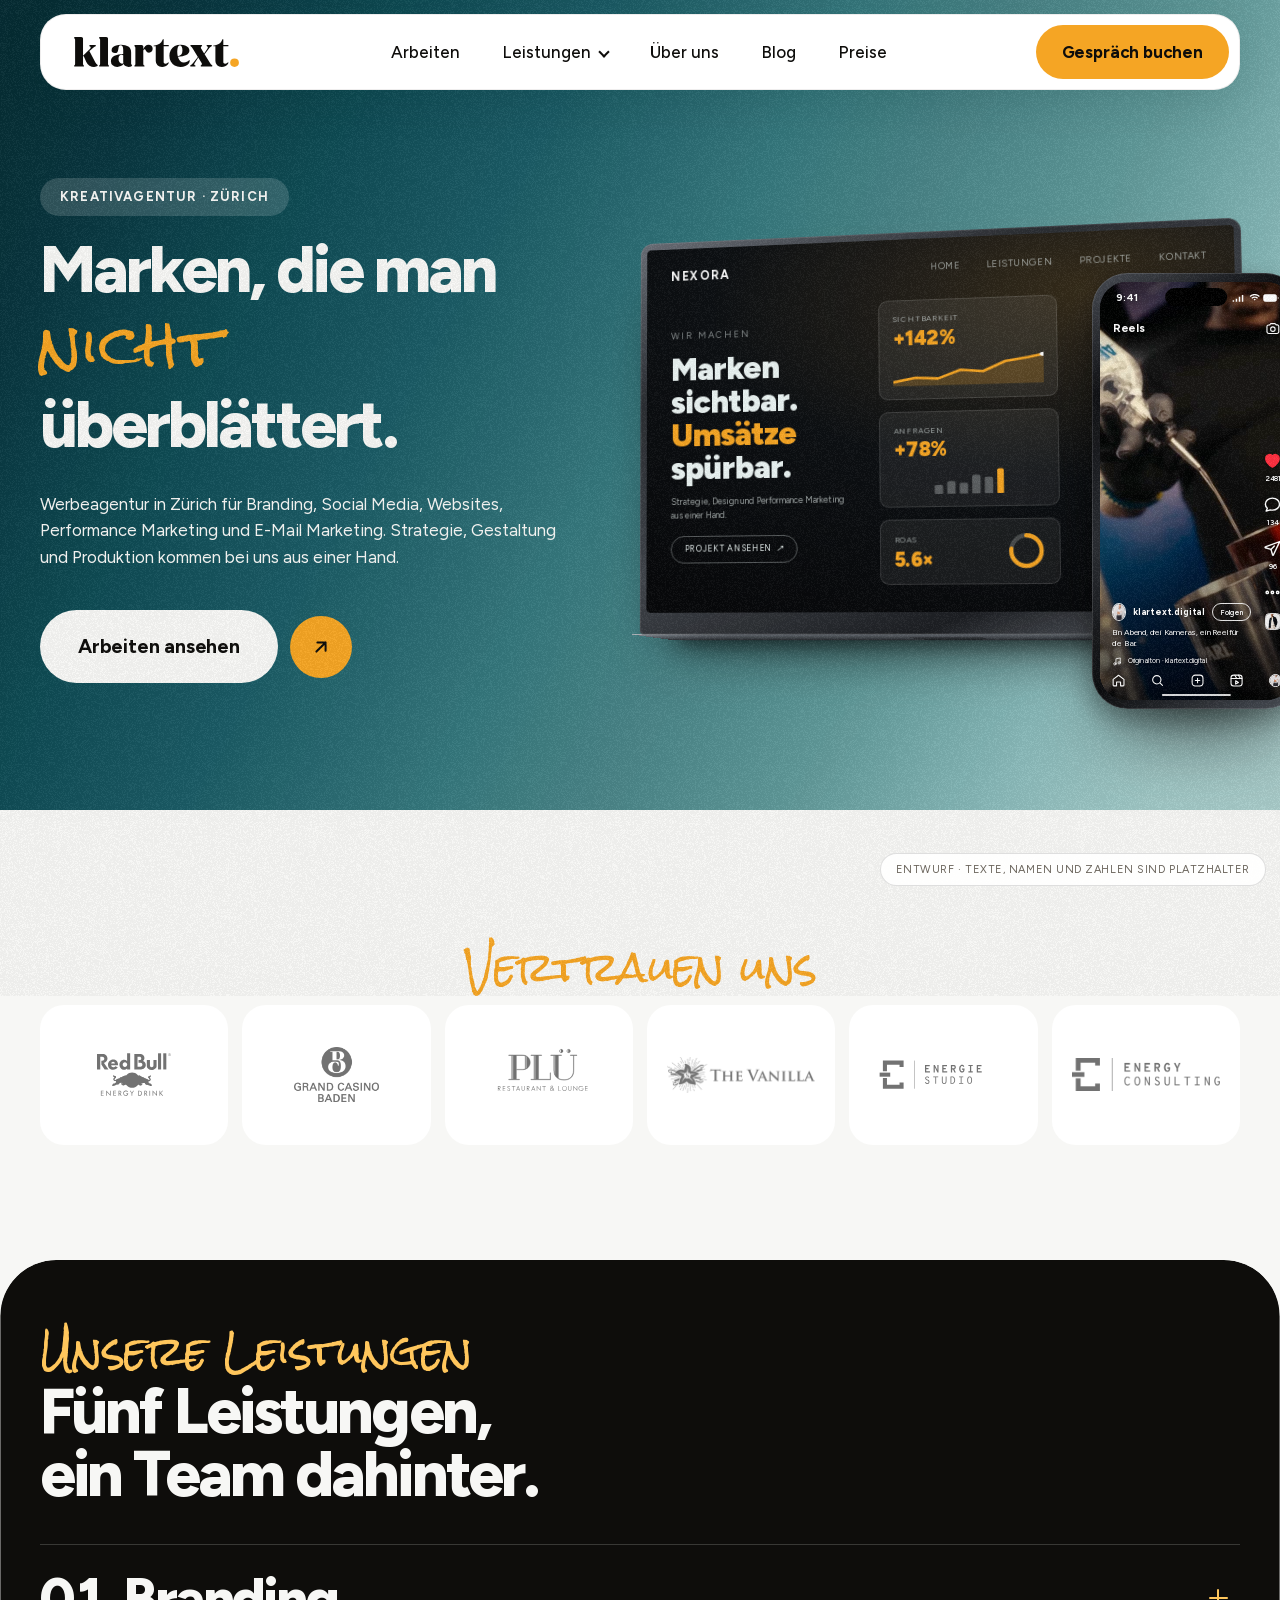
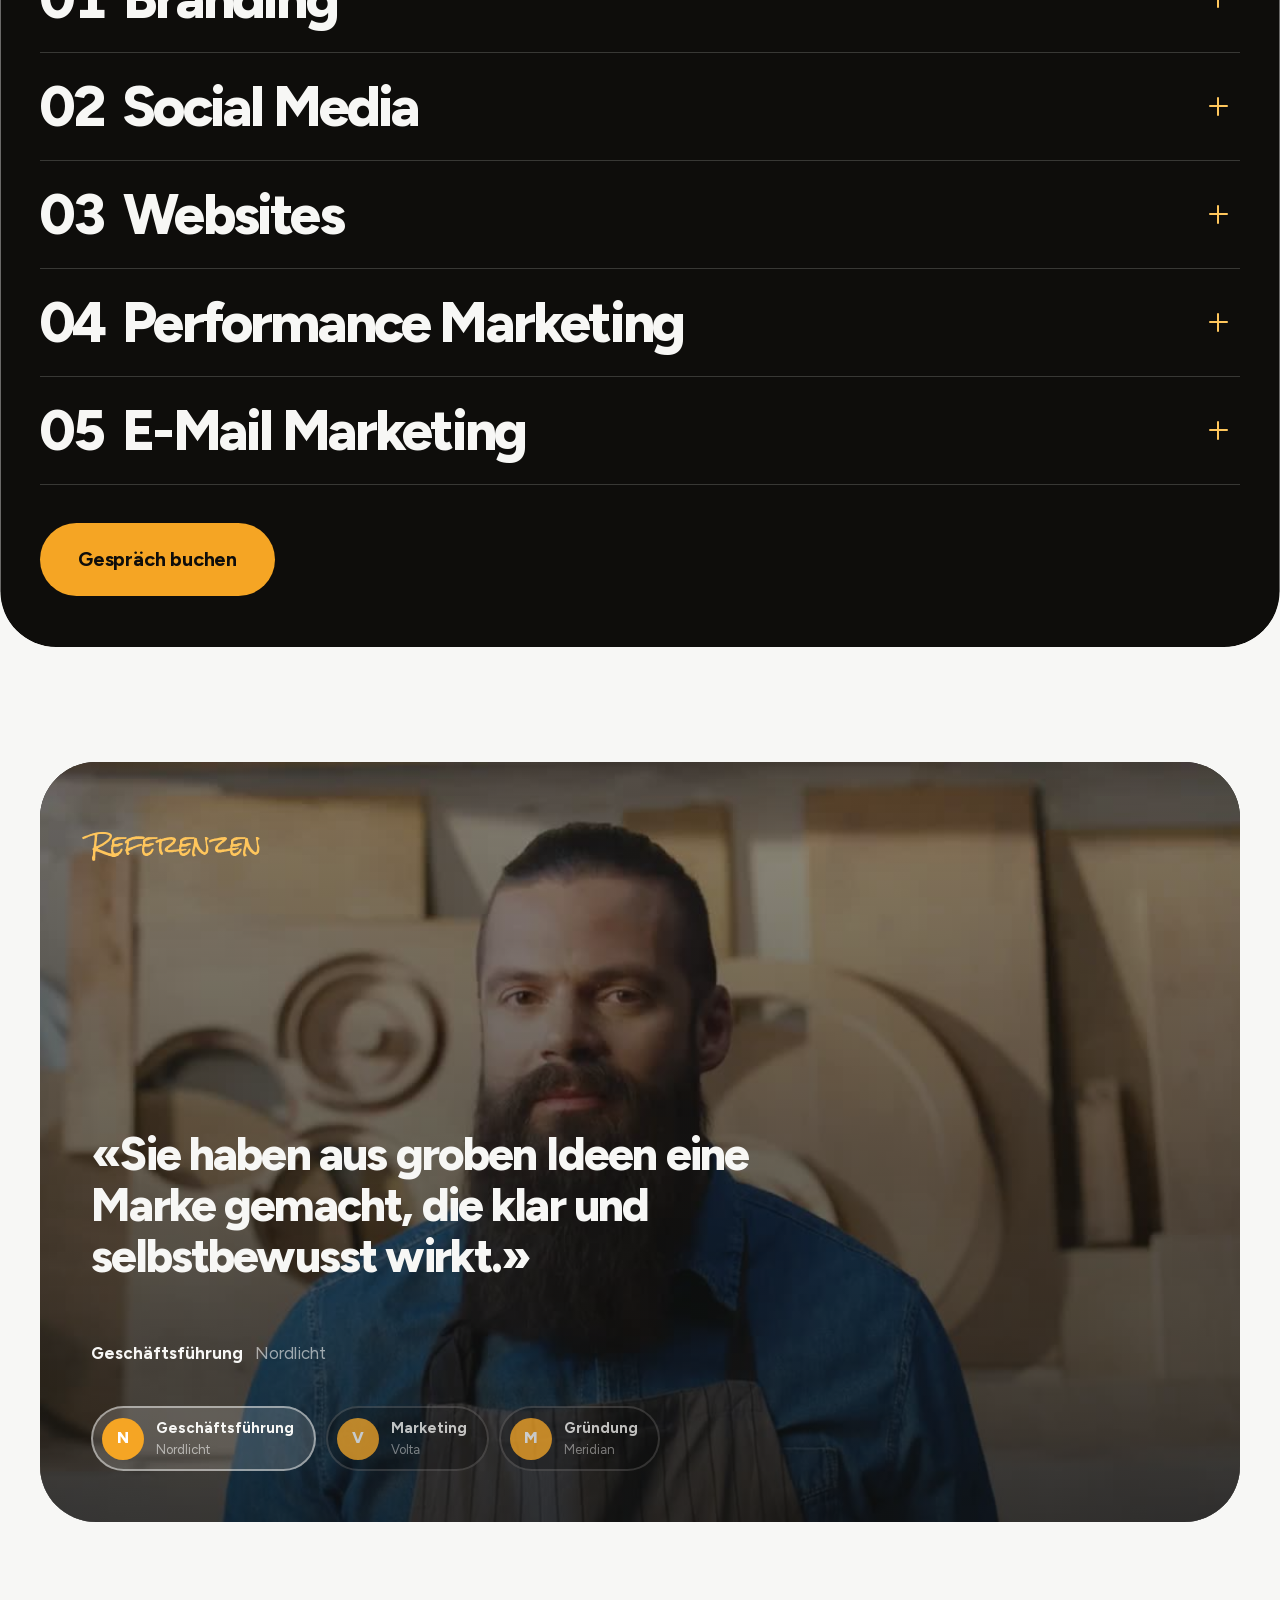
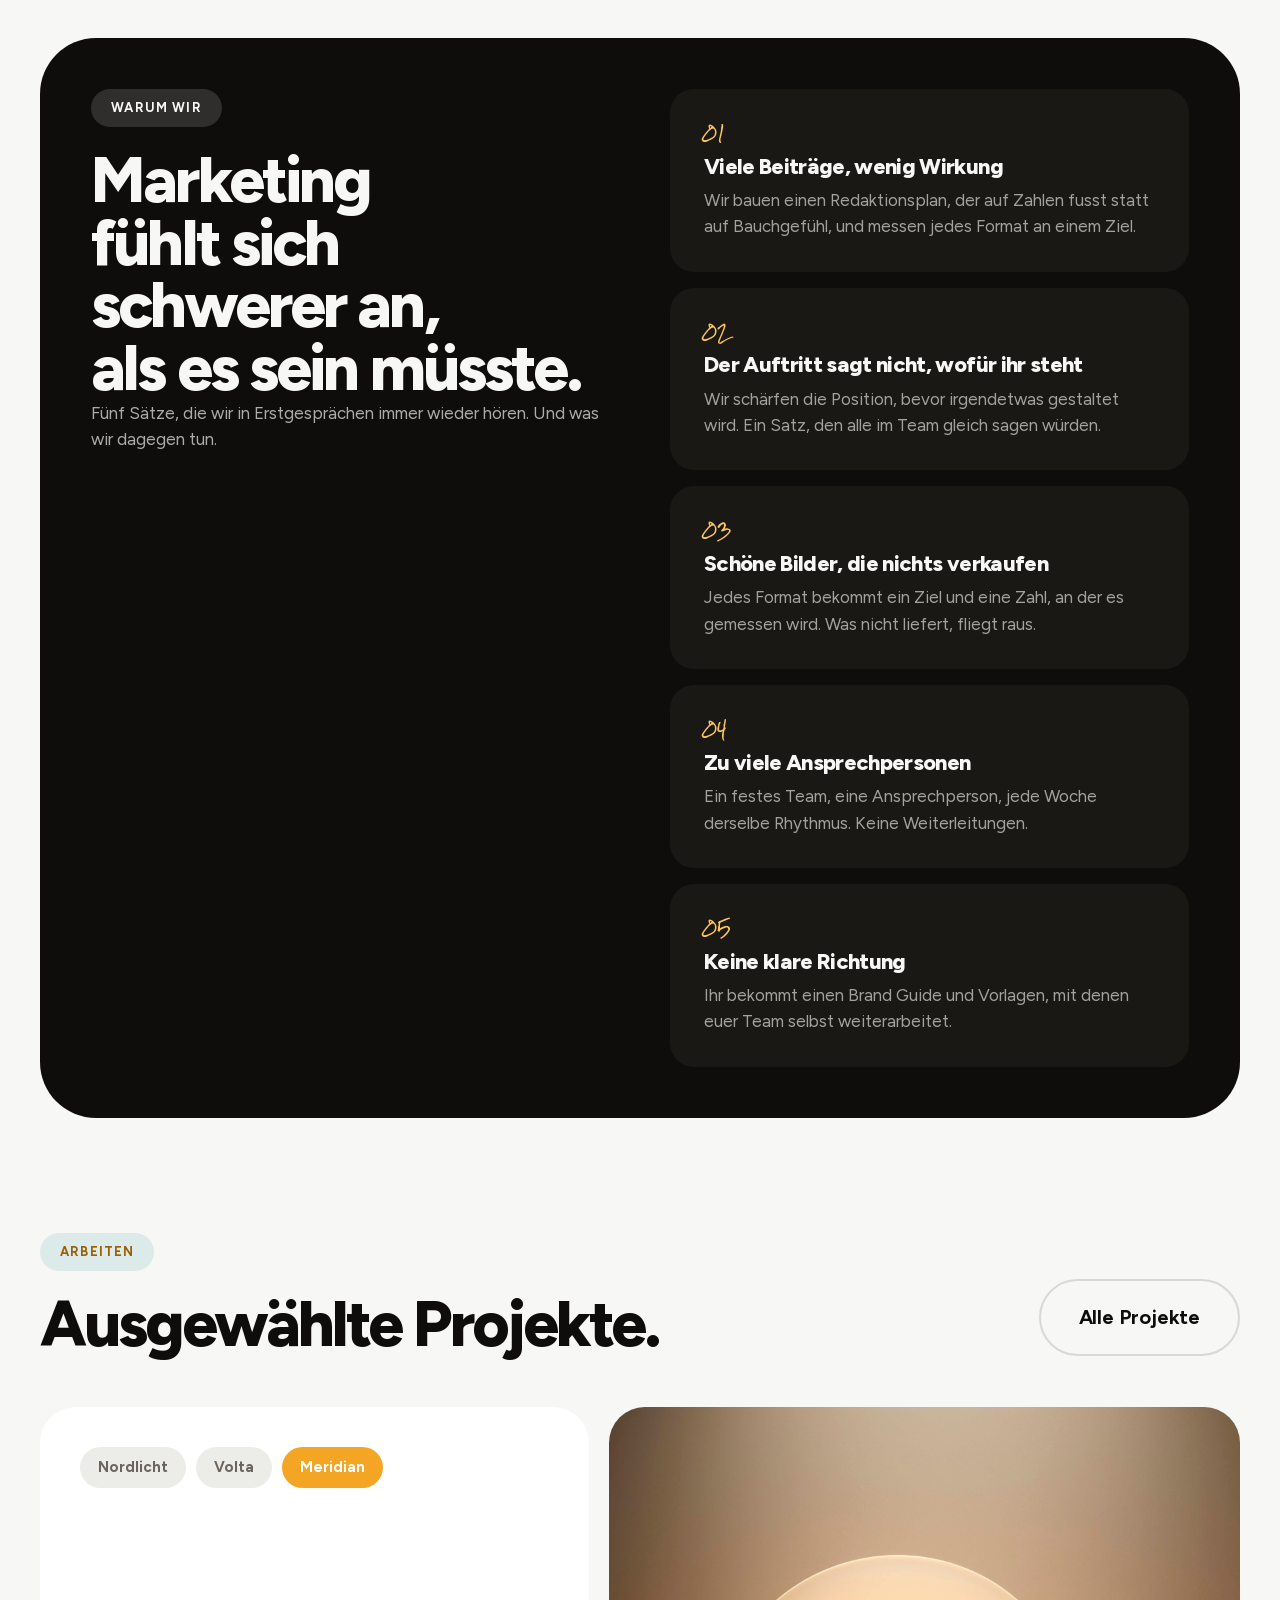
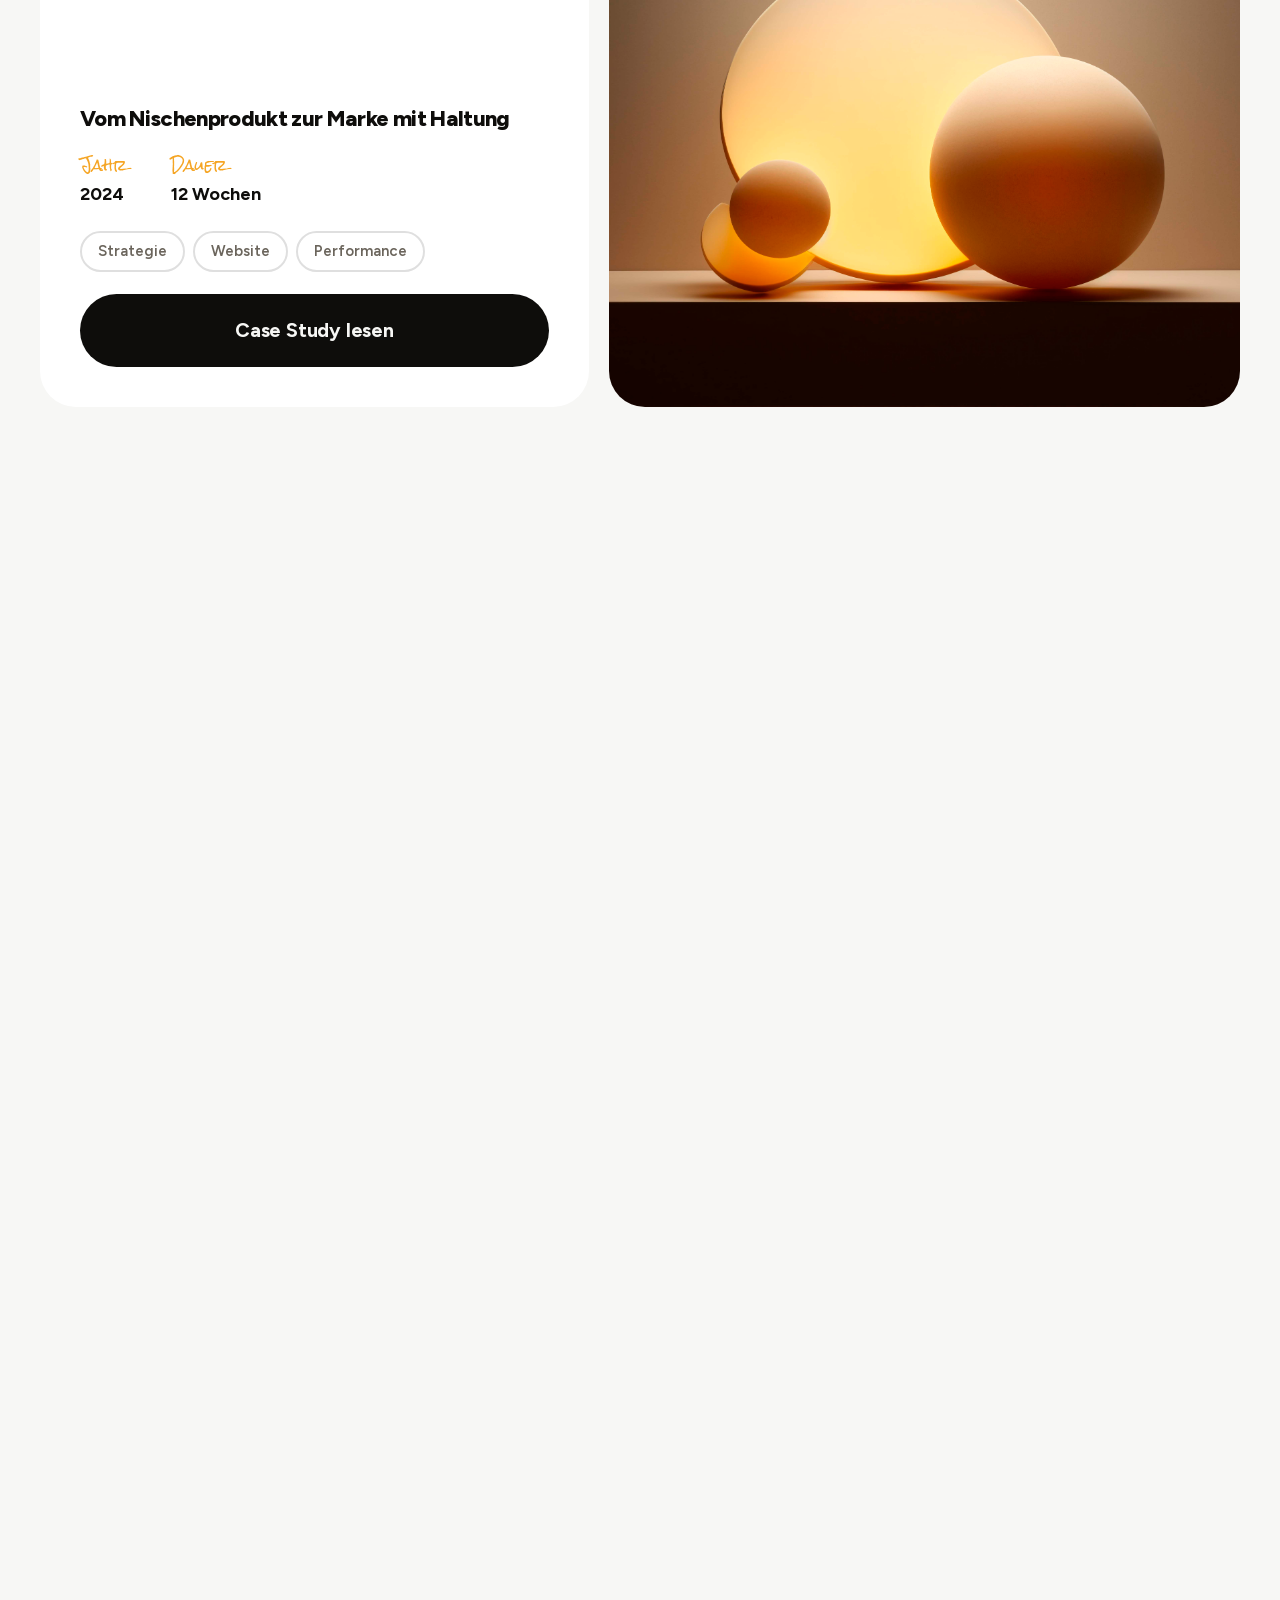
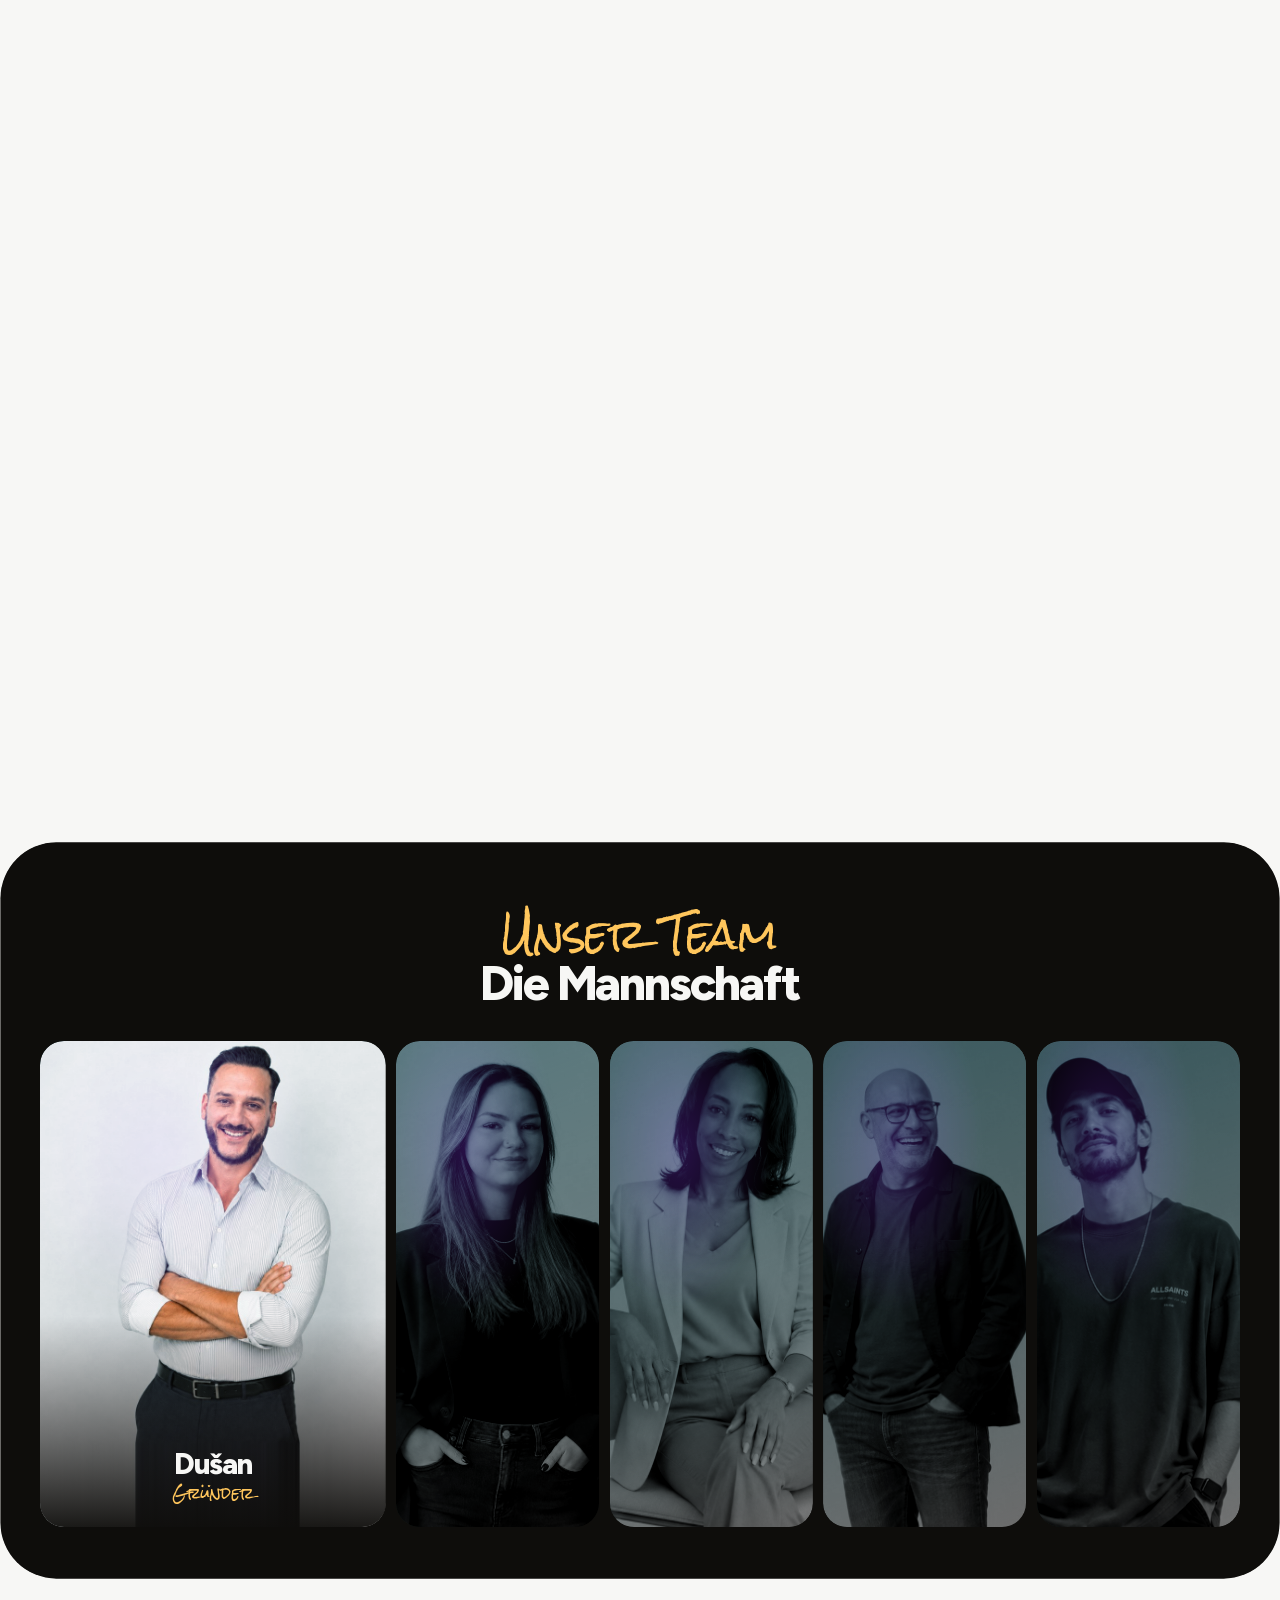
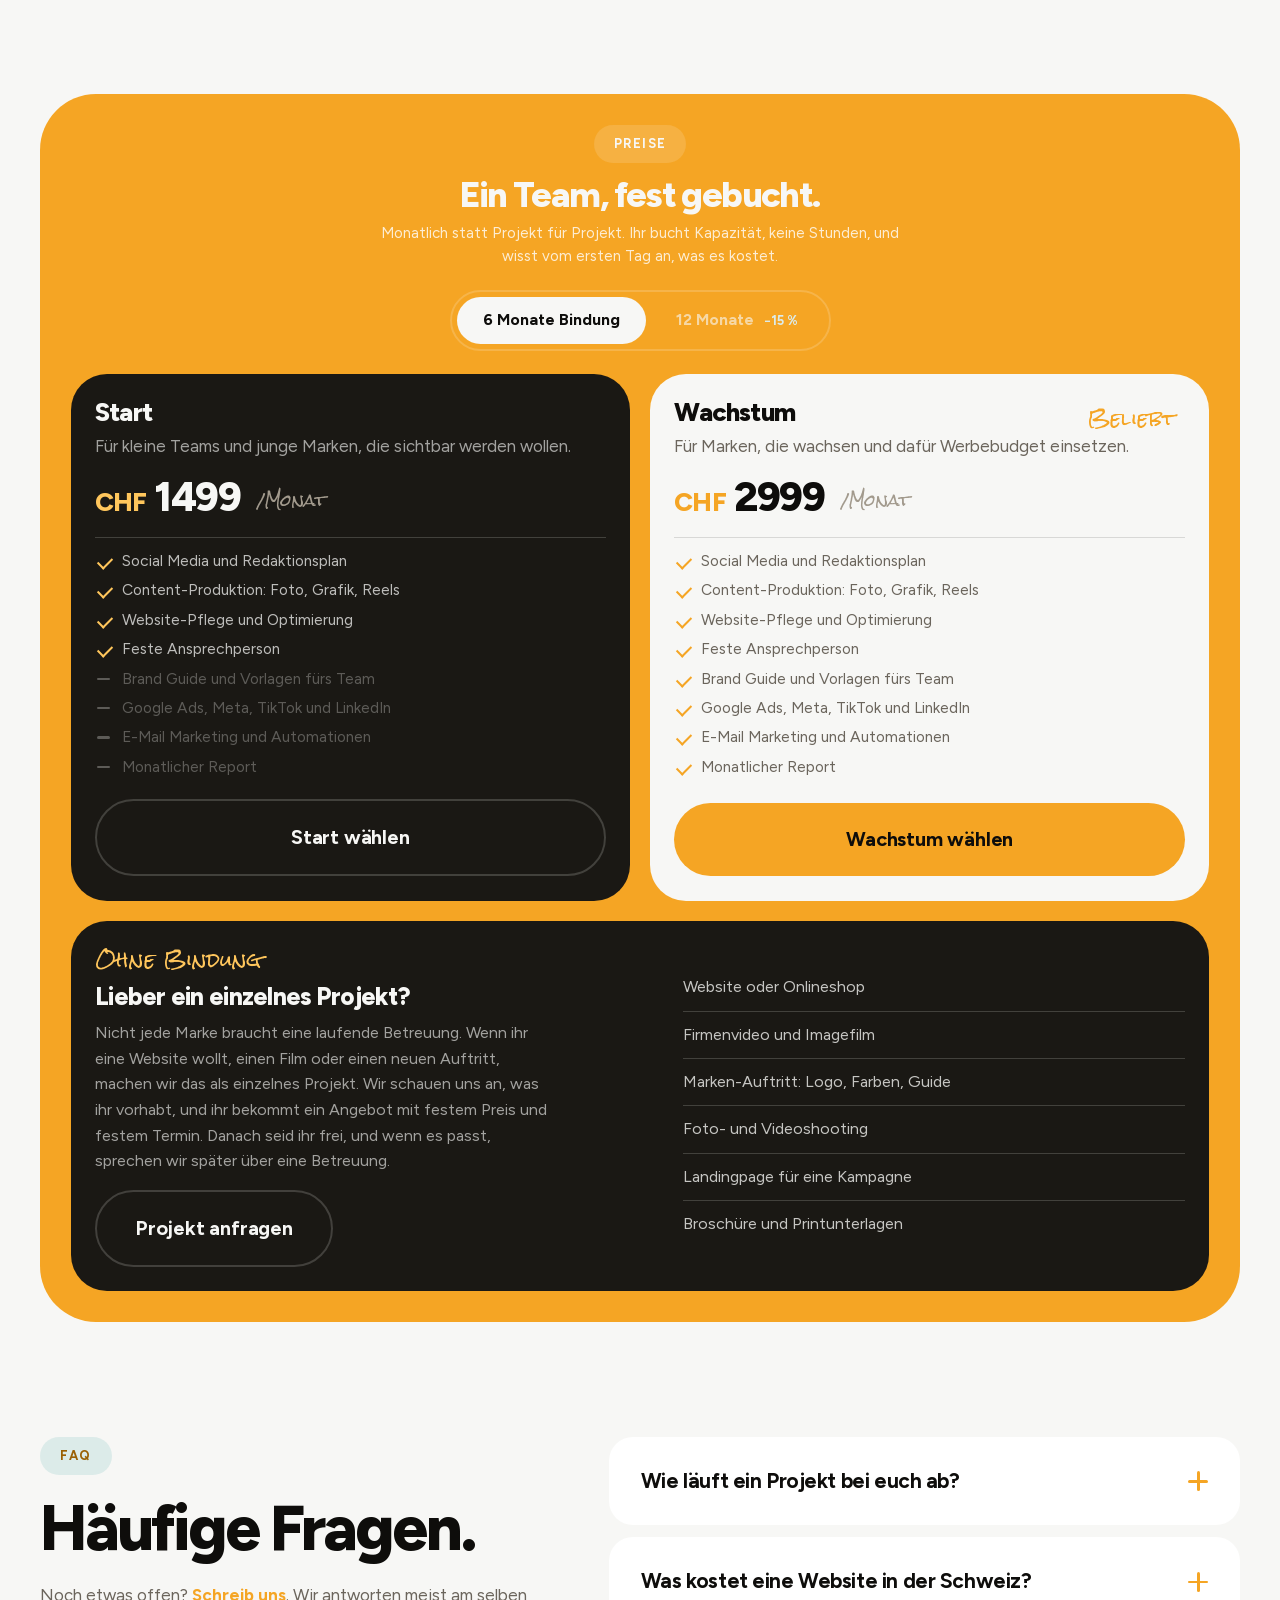
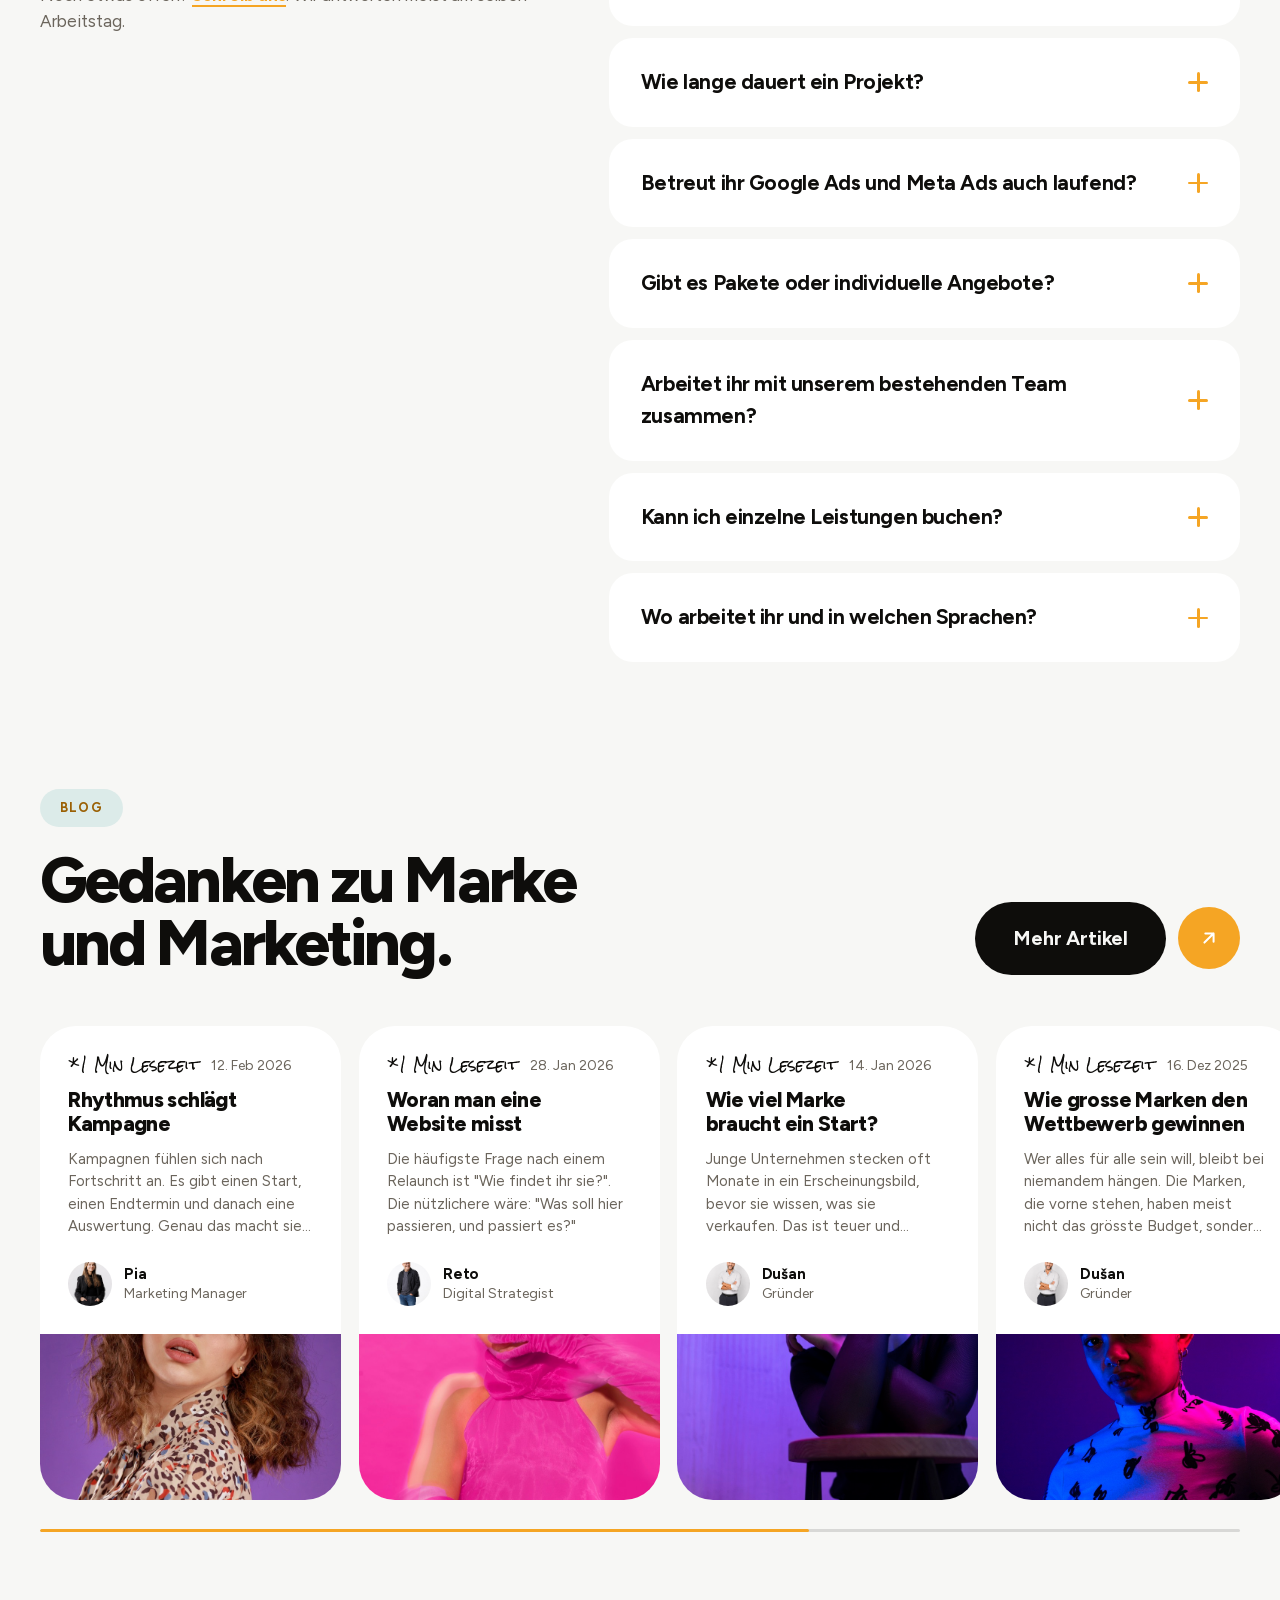
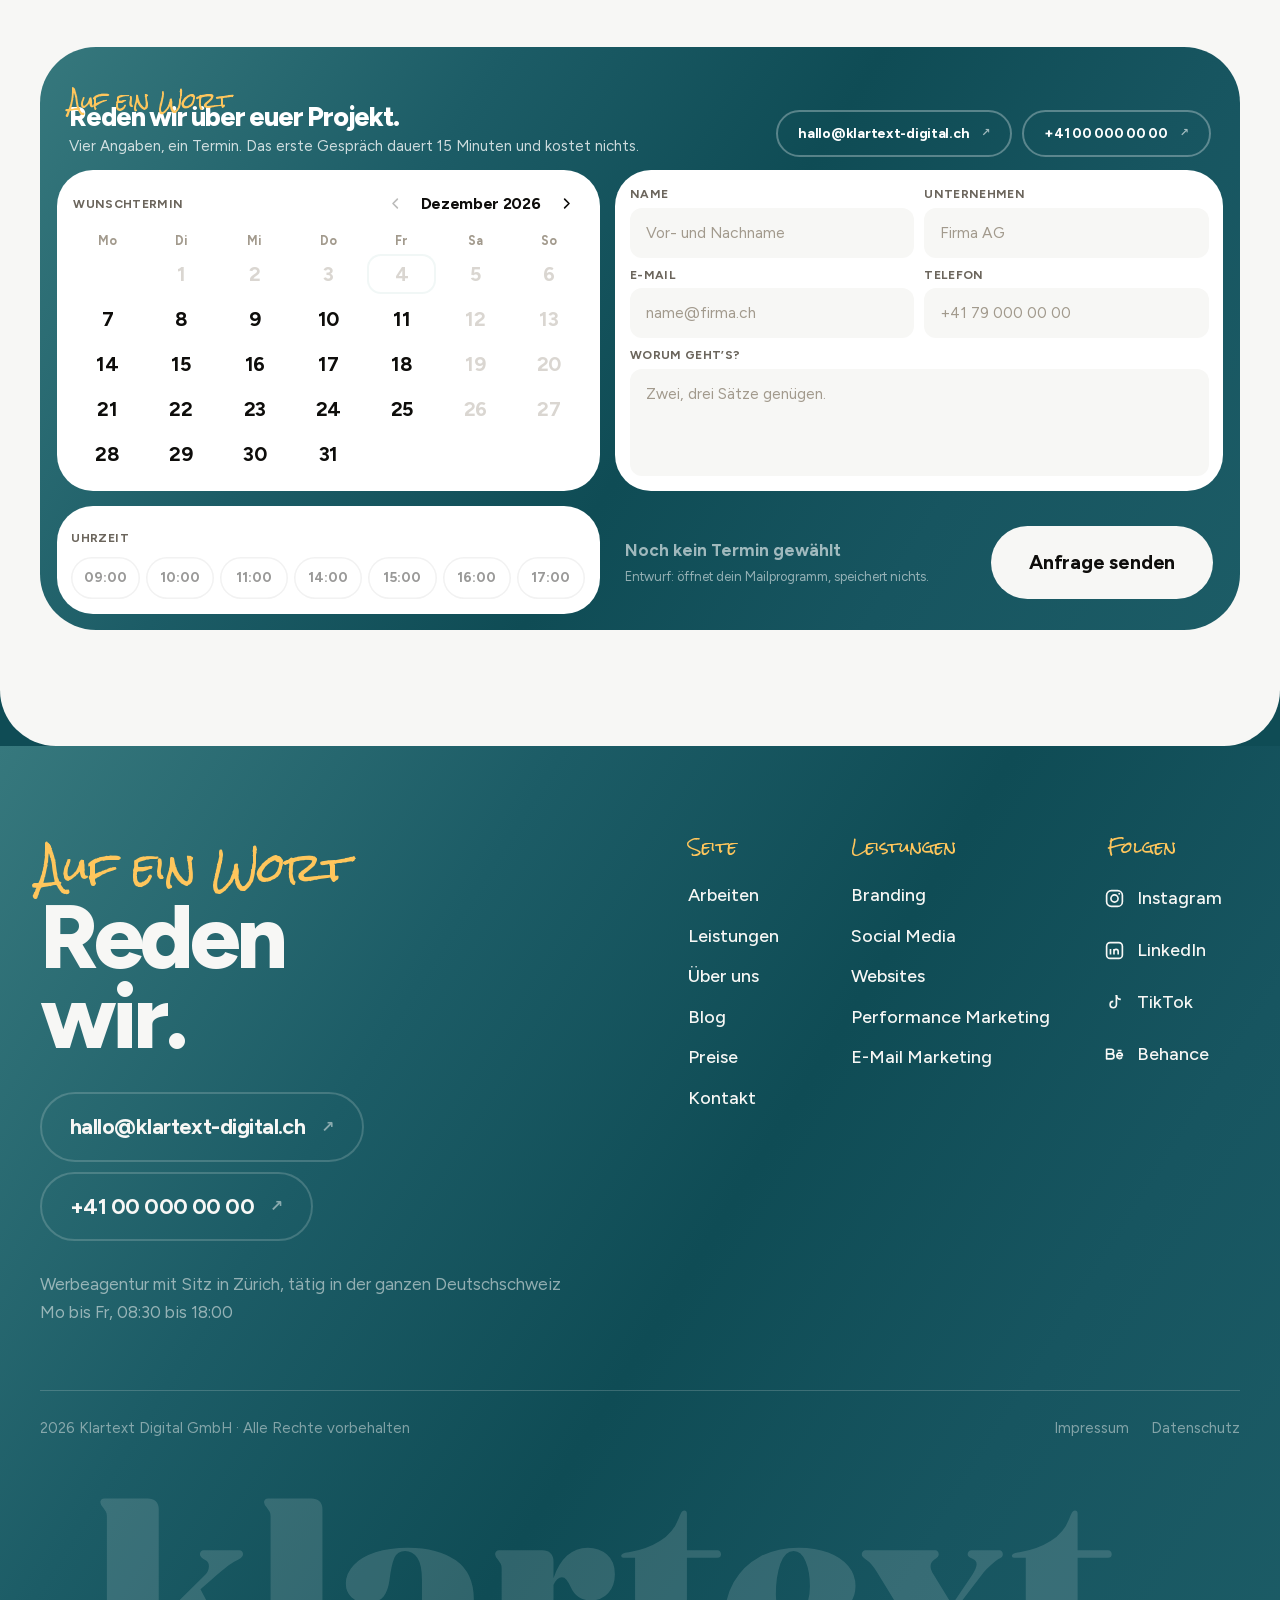
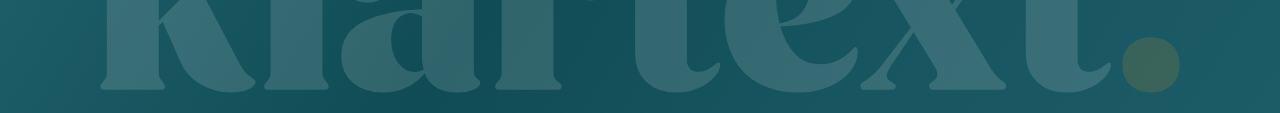
<file: index.html>
<!doctype html>
<html lang="de">
<head>
<meta charset="utf-8">
<meta name="viewport" content="width=device-width, initial-scale=1">
<style>
.lader{display:none}
.laedt{overflow:hidden}.laedt body{overflow:hidden}
.laedt .lader{--marke:clamp(40px,8.6vw,124px);--zahl:clamp(28px,4.2vw,62px);--lueck:clamp(14px,1.6vw,26px);position:fixed;inset:0;z-index:200;display:grid;place-items:center;padding:24px;background:linear-gradient(118deg,#062B32 0%,#09363F 11%,#0F4C55 24%,#1C5C66 36%,#36787D 50%,#4A8588 60%,#609999 71%,#8ABABA 83%,#A2C9C7 92%,#ABCDCB 100%);color:#F7F7F5;font-family:Figtree,system-ui,sans-serif;transition:opacity .62s cubic-bezier(.44,0,.56,1)}
/* Waehrend des Ladens liegt das Filmkorn ueber dem Schirm statt
   darunter. Keine zweite Kornebene: die vorhandene wird nur kurz
   hochgezogen — damit stimmt auch der Bildpfad auf jeder Unterseite,
   der steckt in stil.css. */
.laedt .korn{z-index:201}
.lader--weg{opacity:0}
.lader__mitte{display:grid;justify-items:center;transition:transform .62s cubic-bezier(.44,0,.56,1)}
.lader--weg .lader__mitte{transform:translateY(-14px)}
.lader__marke{display:block;line-height:0}.lader__marke img{width:calc(var(--marke)*5.175);max-width:calc(100vw - 48px);height:auto;display:block}

.lader__reihe{display:flex;align-items:center;gap:var(--lueck);width:min(calc(var(--marke)*10.35 + 2*(var(--lueck) + var(--zahl)*3.5)),calc(100vw - 48px));margin-top:clamp(30px,3.4vw,52px)}
.lader__balken{flex:1;height:clamp(6px,.55vw,10px);border-radius:99px;background:rgb(247 247 245/.22);overflow:hidden}
.lader__fuell{display:block;height:100%;width:0;border-radius:99px;background:#F7F7F5}
.lader__zahl{flex:none;width:calc(var(--zahl)*3.5);font-family:'Rock Salt',cursive;font-weight:400;color:#F5A524;font-size:var(--zahl);text-align:left;line-height:1}
.lader__zahl--geist{visibility:hidden}
.lader__wort{margin-top:clamp(24px,2.6vw,38px);text-align:center;font-size:clamp(17px,1.65vw,27px);line-height:1.45;max-width:32ch;color:rgb(247 247 245/.78)}
@media (max-width:720px){.lader__zahl--geist{display:none}.lader__reihe{width:min(calc(var(--marke)*10.35 + var(--lueck) + var(--zahl)*3.5),calc(100vw - 40px))}}
@media (prefers-reduced-motion:reduce){.laedt .lader{transition-duration:.2s}.lader__mitte{transition:none}}
</style>
<meta name="robots" content="noindex, nofollow">
<title>Werbeagentur Zürich | Branding, Social Media, Websites, Ads | KLARTEXT.</title>
<meta name="description" content="KLARTEXT. ist eine Werbeagentur in Zürich für Branding, Social Media, Websites, Performance Marketing mit Google Ads, Meta, TikTok und LinkedIn sowie E-Mail Marketing. Feste Ansprechperson, monatlich kündbar.">
<link rel="icon" href="data:image/svg+xml,<svg xmlns='http://www.w3.org/2000/svg' viewBox='0 0 32 32'><rect width='32' height='32' rx='9' fill='%230F4C55'/></svg>">
<link rel="stylesheet" href="stil.css">
<script>document.documentElement.className+=" laedt";setTimeout(function(){document.documentElement.classList.remove("laedt")},8000);
(function(){var b=new URLSearchParams(location.search).get("breite");if(b)document.documentElement.style.setProperty("--maxw",parseInt(b,10)+"px")})()</script>

<link rel="icon" href="marke/favicon.svg" type="image/svg+xml">
<link rel="icon" href="marke/favicon-32.png" sizes="32x32">
<link rel="icon" href="marke/favicon-dunkel-32.png" sizes="32x32" media="(prefers-color-scheme:dark)">
<link rel="apple-touch-icon" href="marke/favicon-180.png">
</head>
<body>

<div class="lader" id="lader" aria-hidden="true">
  <div class="lader__mitte">
    <div class="lader__marke"><img src="marke/wortmarke-negativ.svg" alt="KLARTEXT" width="4105" height="859"></div>
    <div class="lader__reihe">
      <span class="lader__zahl lader__zahl--geist" aria-hidden="true">0%</span>
      <div class="lader__balken"><span class="lader__fuell"></span></div>
      <span class="lader__zahl">0%</span>
    </div>
    <p class="lader__wort"></p>
  </div>
</div>


<div class="korn" aria-hidden="true"></div>

<!-- ══ Navigation: schwebende Pille ══ -->
<header class="nav">
  <div class="nav__pille">
    <a class="nav__mark" href="index.html" aria-label="KLARTEXT — zur Startseite"><img src="marke/wortmarke.svg" alt="KLARTEXT" width="4105" height="859"></a>
    <nav class="nav__wege" aria-label="Hauptnavigation">
      <a class="mlink" href="arbeiten/index.html"><span class="mlink__bg" aria-hidden="true"></span><span class="mlink__t">Arbeiten</span><span class="mlink__t mlink__t--neu" aria-hidden="true">Arbeiten</span></a>
      <span class="ndd">
        <a class="mlink ndd__ausloeser" href="#leistungen" aria-expanded="false">
          <span class="mlink__bg" aria-hidden="true"></span>
          <span class="mlink__t">Leistungen<i class="ndd__chev" aria-hidden="true"></i></span>
          <span class="mlink__t mlink__t--neu" aria-hidden="true">Leistungen<i class="ndd__chev"></i></span>
        </a>
      </span>
      <a class="mlink" href="ueber-uns.html"><span class="mlink__bg" aria-hidden="true"></span><span class="mlink__t">Über uns</span><span class="mlink__t mlink__t--neu" aria-hidden="true">Über uns</span></a>
      <a class="mlink" href="blog/index.html"><span class="mlink__bg" aria-hidden="true"></span><span class="mlink__t">Blog</span><span class="mlink__t mlink__t--neu" aria-hidden="true">Blog</span></a>
        <a class="mlink" href="#preise"><span class="mlink__bg" aria-hidden="true"></span><span class="mlink__t">Preise</span><span class="mlink__t mlink__t--neu" aria-hidden="true">Preise</span></a>
    </nav>
    <a class="knopf knopf--akzent nav__cta" href="#kontakt">
      <span class="rolle"><span>Gespräch buchen</span><span aria-hidden="true">Gespräch buchen</span></span>
    </a>
  </div>
    <div class="ndd__panel" role="group" aria-label="Leistungen im Überblick" aria-hidden="true">
    <div class="ndd__inhalt">
      <div class="ndd__spalte ndd__spalte--liste">
        <ol class="ndd__liste">
            <li><a href="leistungen/branding.html" data-i="0"><span class="ndd__nr">01</span><span class="ndd__name">Branding</span><i aria-hidden="true">↗</i></a></li>
            <li><a href="leistungen/social-media.html" data-i="1"><span class="ndd__nr">02</span><span class="ndd__name">Social Media</span><i aria-hidden="true">↗</i></a></li>
            <li><a href="leistungen/websites.html" data-i="2"><span class="ndd__nr">03</span><span class="ndd__name">Websites</span><i aria-hidden="true">↗</i></a></li>
            <li><a href="leistungen/performance.html" data-i="3"><span class="ndd__nr">04</span><span class="ndd__name">Performance Marketing</span><i aria-hidden="true">↗</i></a></li>
            <li><a href="leistungen/email-marketing.html" data-i="4"><span class="ndd__nr">05</span><span class="ndd__name">E-Mail Marketing</span><i aria-hidden="true">↗</i></a></li>
            </ol>
        <a class="ndd__fuss" href="leistungen/index.html" tabindex="-1">Alle Leistungen <i aria-hidden="true">↗</i></a>
      </div>
      <div class="ndd__vorschau" aria-hidden="true">
            <div class="ndd__bild">
          <img src="bilder/dienst-1.jpg" alt="" class="ist">
          <img src="bilder/dienst-2.jpg" alt="">
          <img src="bilder/dienst-3.jpg" alt="">
          <img src="bilder/dienst-4.jpg" alt="">
          <img src="bilder/dienst-5.jpg" alt="">
            </div>
            <div class="ndd__saetze">
          <div class="ndd__satz ist"><b>Positionierung, die sitzt</b><span>Markenstrategie, Wortmarke, Farb- und Schriftsystem, Bildsprache und ein Brand Guide, mit dem euer Team selbst weiterarbeitet.</span></div>
          <div class="ndd__satz"><b>Regelmässig statt sporadisch</b><span>Redaktionsplan für Instagram, TikTok und LinkedIn, Produktion im festen Takt und eine Community, die betreut wird.</span></div>
          <div class="ndd__satz"><b>Auftritte, die verkaufen</b><span>Konzept, Gestaltung und Umsetzung. Schnell, auffindbar und so gebaut, dass ihr Inhalte selbst pflegen könnt.</span></div>
          <div class="ndd__satz"><b>Budget, das arbeitet</b><span>Google Ads, Meta Ads, TikTok Ads und LinkedIn Ads mit sauberem Tracking und laufender Optimierung.</span></div>
          <div class="ndd__satz"><b>Der Kanal, der euch gehört</b><span>Newsletter, automatisierte Strecken und Segmentierung. Keine Plattform dazwischen, keine Reichweite auf Miete.</span></div>
            </div>
          </div>
      <aside class="ndd__karte">
        <p class="brush">Unsicher?</p>
        <p class="ndd__karte-titel">Wir sortieren das in 15&nbsp;Minuten.</p>
        <p class="ndd__karte-text">Kurzes Gespräch, ehrliche Einschätzung.
          Auch wenn am Ende nichts daraus wird.</p>
        <a class="knopf knopf--akzent" href="#kontakt" tabindex="-1">Gespräch buchen</a>
      </aside>
    </div>
  </div>
</header>

<main>

  <!-- ══ 1 · Bühne ══ -->
  <section class="buehne">
    <div class="buehne__kopf">
      <div class="buehne__text">
      <span class="chip" data-rein>Kreativagentur · Zürich</span>
      <h1 data-rein-zeilen>
        <span>Marken, die man</span>
        <span><em class="brush">nicht</em> überblättert.</span>
      </h1>
      <div class="buehne__unten">
        <p class="fuehrung" data-rein>Werbeagentur in Zürich für Branding, Social Media,
          Websites, Performance Marketing und E-Mail Marketing. Strategie, Gestaltung
          und Produktion kommen bei uns aus einer Hand.</p>
        <div class="knopfpaar" data-rein>
          <a class="knopf knopf--dunkel gross" href="#arbeiten">
            <span class="rolle"><span>Arbeiten ansehen</span><span aria-hidden="true">Arbeiten ansehen</span></span>
          </a>
          <a class="kreis" href="#kontakt" aria-label="Kontakt">
            <svg viewBox="0 0 24 24" width="22" height="22"><path d="M7 17L17 7M17 7H8M17 7v9" stroke="currentColor" stroke-width="2.2" fill="none" stroke-linecap="round" stroke-linejoin="round"/></svg>
          </a>
        </div>
      </div>
      </div>

      <div class="geraete" data-rein>
      <div class="mac" aria-hidden="true">
        <div class="mac__welt">
        <div class="mac__deckel">
          <div class="mac__schirm">
            <div class="ws">
              <div class="ws__kopf">
                <b>NEXORA</b>
                <span>Home</span><span>Leistungen</span><span>Projekte</span><span>Kontakt</span>
              </div>
              <div class="ws__leib">
                <div class="ws__wort">
                  <em>Wir machen</em>
                  <strong>Marken<br>sichtbar.<br><u>Umsätze</u><br>spürbar.</strong>
                  <p>Strategie, Design und Performance Marketing<br>aus einer Hand.</p>
                  <span class="ws__knopf">Projekt ansehen <i>↗</i></span>
                </div>

                <div class="ws__karten">
                  <div class="kpi kpi--kurve">
                    <span class="kpi__kopf">Sichtbarkeit</span>
                    <b class="kpi__wert">+142%</b>
                    <svg viewBox="0 0 120 46" preserveAspectRatio="none">
                      <path class="kpi__flaeche" d="M0 40 L18 34 L36 36 L54 24 L72 27 L90 13 L108 8 L120 4 V46 H0 Z"/>
                      <polyline class="kpi__linie" points="0,40 18,34 36,36 54,24 72,27 90,13 108,8 120,4"/>
                      <circle class="kpi__punkt" cx="120" cy="4" r="3"/>
                    </svg>
                  </div>

                  <div class="kpi kpi--balken">
                    <span class="kpi__kopf">Anfragen</span>
                    <b class="kpi__wert">+78%</b>
                    <svg viewBox="0 0 120 46">
                      <rect x="2"   y="30" width="14" height="16" rx="3"/>
                      <rect x="23"  y="24" width="14" height="22" rx="3"/>
                      <rect x="44"  y="27" width="14" height="19" rx="3"/>
                      <rect x="65"  y="14" width="14" height="32" rx="3"/>
                      <rect x="86"  y="18" width="14" height="28" rx="3"/>
                      <rect x="107" y="4"  width="11" height="42" rx="3" class="kpi__hoch"/>
                    </svg>
                  </div>

                  <div class="kpi kpi--ring">
                    <span class="kpi__kopf">ROAS</span>
                    <b class="kpi__wert">5.6×</b>
                    <svg viewBox="0 0 46 46">
                      <circle class="kpi__spur" cx="23" cy="23" r="18"/>
                      <circle class="kpi__bogen" cx="23" cy="23" r="18"/>
                    </svg>
                  </div>
                </div>
              </div>
            </div>
          </div>
          <span class="mac__kinn">MacBook Pro</span>
        </div>
        <div class="mac__basis">
          <span class="mac__tasten"></span>
          <span class="mac__feld"></span>
        </div>
        </div>
      </div>

      <div class="handy" aria-hidden="true">
        <div class="handy__rahmen">
          <div class="handy__schirm">
            <video class="handy__film ist" src="video/reel-1.mp4"
                   poster="video/reel-1-poster.jpg"
                   data-text="Ein Abend, drei Kameras, ein Reel für die Bar."
                   muted loop playsinline preload="metadata"></video>
            <video class="handy__film" src="video/reel-2.mp4"
                   poster="video/reel-2-poster.jpg"
                   data-text="Produktinszenierung für einen Uhren-Launch."
                   muted loop playsinline preload="none"></video>
            <video class="handy__film" src="video/reel-3.mp4"
                   poster="video/reel-3-poster.jpg"
                   data-text="Handwerk in Grossaufnahme, geschnitten auf den Takt."
                   muted loop playsinline preload="none"></video>

            <span class="handy__insel"></span>

            <div class="ig">
              <div class="ig__leiste">
                <span class="ig__zeit">9:41</span>
                <span class="ig__zeichen">
                  <svg viewBox="0 0 20 12"><path d="M1 9.5h2.2v2H1zM5.6 7h2.2v4.5H5.6zM10.2 4.2h2.2v7.3h-2.2zM14.8 1.4H17v10.1h-2.2z"/></svg>
                  <svg viewBox="0 0 20 14"><path d="M10 11.6 8.1 9.5a2.7 2.7 0 0 1 3.8 0ZM10 6.6a6 6 0 0 0-4.3 1.8L4.1 6.7a8.3 8.3 0 0 1 11.8 0l-1.6 1.7A6 6 0 0 0 10 6.6ZM10 2.1a10.5 10.5 0 0 0-7.5 3.1L.9 3.6a12.8 12.8 0 0 1 18.2 0l-1.6 1.6A10.5 10.5 0 0 0 10 2.1Z"/></svg>
                  <svg viewBox="0 0 27 13" class="ig__akku"><rect x=".8" y=".8" width="21.4" height="11.4" rx="3.2"/><rect x="2.4" y="2.4" width="15.6" height="8.2" rx="1.9" class="ig__voll"/><path d="M24.2 4.6v3.8a2.1 2.1 0 0 0 0-3.8Z"/></svg>
                </span>
              </div>

              <div class="ig__oben">
                <span class="ig__titel">Reels</span>
                <svg viewBox="0 0 24 24" class="ig__kamera"><path d="M3 8.5A2.5 2.5 0 0 1 5.5 6h1.2a1 1 0 0 0 .82-.43l.67-.98A1 1 0 0 1 9.01 4h5.98a1 1 0 0 1 .83.44l.66.98a1 1 0 0 0 .83.44h1.19A2.5 2.5 0 0 1 21 8.5v8A2.5 2.5 0 0 1 18.5 19h-13A2.5 2.5 0 0 1 3 16.5v-8Z"/><circle cx="12" cy="12.4" r="3.4"/></svg>
              </div>

              <div class="ig__spalte">
                <span class="ig__tat">
                  <svg viewBox="0 0 24 24" class="ig__herz"><path d="M12 20.5S3.5 15.2 3.5 9.4A4.9 4.9 0 0 1 12 6.2a4.9 4.9 0 0 1 8.5 3.2c0 5.8-8.5 11.1-8.5 11.1Z"/></svg>
                  <b>2481</b>
                </span>
                <span class="ig__tat">
                  <svg viewBox="0 0 24 24"><path d="M21 11.6c0 4.2-4 7.6-9 7.6a10 10 0 0 1-2.6-.34L4 20.5l1.5-3.6A7.1 7.1 0 0 1 3 11.6C3 7.4 7 4 12 4s9 3.4 9 7.6Z"/></svg>
                  <b>134</b>
                </span>
                <span class="ig__tat">
                  <svg viewBox="0 0 24 24"><path d="M21.2 3.4 2.9 10.1a.5.5 0 0 0 .03.95l7.2 2.1 2.1 7.2a.5.5 0 0 0 .95.03L21.2 3.4Z"/><path d="m10.2 13.2 4.2-4.2"/></svg>
                  <b>96</b>
                </span>
                <span class="ig__tat">
                  <svg viewBox="0 0 24 24"><circle cx="5.4" cy="12" r="1.5"/><circle cx="12" cy="12" r="1.5"/><circle cx="18.6" cy="12" r="1.5"/></svg>
                </span>
                <span class="ig__platte"><img src="bilder/portrait-3.jpg" alt=""></span>
              </div>

              <div class="ig__unten">
                <div class="ig__wer">
                  <img class="ig__bild" src="bilder/portrait-1.jpg" alt="">
                  <span class="ig__name">klartext.digital</span>
                  <span class="ig__folgen">Folgen</span>
                </div>
                <p class="ig__text">Ein Abend, drei Kameras, ein Reel für die Bar.</p>
                <div class="ig__ton">
                  <svg viewBox="0 0 24 24"><path d="M9 18V6.4l10-2v11.2"/><circle cx="6.6" cy="18" r="2.6"/><circle cx="16.4" cy="15.6" r="2.6"/></svg>
                  <span class="ig__spur"><span class="ig__band"><i>Originalton · klartext.digital</i><i>Originalton · klartext.digital</i></span></span>
                </div>
              </div>

              <div class="ig__reiter">
                <svg viewBox="0 0 24 24"><path d="M3.4 10.2 12 3.6l8.6 6.6v9a1.2 1.2 0 0 1-1.2 1.2h-4.2v-6H8.8v6H4.6a1.2 1.2 0 0 1-1.2-1.2Z"/></svg>
                <svg viewBox="0 0 24 24"><circle cx="10.8" cy="10.8" r="6.6"/><path d="m15.7 15.7 4.1 4.1"/></svg>
                <svg viewBox="0 0 24 24"><rect x="3.4" y="3.4" width="17.2" height="17.2" rx="5"/><path d="M12 8.4v7.2M8.4 12h7.2"/></svg>
                <svg viewBox="0 0 24 24"><rect x="3.2" y="3.4" width="17.6" height="17.2" rx="4.4"/><path d="M3.4 8.6h17.2M9.2 3.6 12 8.5M15 3.6l2.8 4.9"/><path d="m10.6 12.4 4.4 2.6-4.4 2.6Z"/></svg>
                <span class="ig__ich"><img src="bilder/portrait-1.jpg" alt=""></span>
              </div>
            </div>

            <span class="handy__strich"></span>
          </div>
        </div>
      </div>
      </div>

    </div>

  </section>

  <!-- ══ 3 · Referenzen ══ -->
  <section class="referenzen">
    <p class="brush mitte">Vertrauen uns</p>
    <div class="ref__reihe">
      <div class="ref" data-rein><img class="lg lg--rb"   src="logos/redbull.svg" alt="Red Bull"></div>
      <div class="ref" data-rein><img class="lg lg--gcb"  src="logos/gcb.png" alt="Grand Casino Baden"></div>
      <div class="ref" data-rein><img class="lg lg--plue" src="logos/plue.svg" alt="PLÜ Restaurant &amp; Lounge"></div>
      <div class="ref" data-rein><img class="lg lg--van"  src="logos/vanilla.png" alt="The Vanilla"></div>
      <div class="ref" data-rein><img class="lg lg--es"   src="logos/energie-studio.svg" alt="Energie Studio"></div>
      <div class="ref" data-rein><img class="lg lg--ec"   src="logos/ec.png" alt="Energy Consulting"></div>
    </div>
  </section>

  <!-- ══ 4 · Leistungen ══ -->
  <section class="dienste" id="leistungen">
    <div class="dienste__block" data-zug>
      <div class="dienste__kopf">
        <p class="brush">Unsere Leistungen</p>
        <h2 data-rein-zeilen><span>Fünf Leistungen,</span><span>ein Team dahinter.</span></h2>
      </div>
      <ol class="lzliste" id="lzliste">
      <li class="lz" data-i="0">
        <button class="lz__kopf" type="button" aria-expanded="false">
          <span class="lz__nr">01</span>
          <span class="lz__name">Branding</span>
          <span class="lz__zeichen" aria-hidden="true"><i></i><i></i></span>
        </button>
        <div class="lz__huelle">
          <div class="lz__leib">
            <p class="lz__text">Bevor gestaltet wird, muss die Position stehen. Wir schauen auf Markt, Wettbewerb und Zielgruppe und leiten daraus eine Aussage ab, die in einem Satz sitzt. Daraus entsteht ein Markensystem aus Wortmarke, Farben, Schriften und Bildsprache, das euer Team selbst anwenden kann, ohne bei jeder Unterlage neu zu beginnen.</p>
            <div class="lz__tags">
              <ul><li>Markenstrategie</li><li>Positionierung</li><li>Wettbewerbsanalyse</li></ul>
              <ul><li>Wortmarke und Logo</li><li>Farb- und Schriftsystem</li><li>Bildsprache</li></ul>
              <ul><li>Markenarchitektur</li><li>Brand Guide</li><li>Vorlagen fürs Team</li></ul>
            </div>
            <a class="knopf lz__mehr" href="leistungen/branding.html"><span class="rolle"><span>Mehr erfahren</span><span aria-hidden="true">Mehr erfahren</span></span></a>
            <figure class="lz__bild"><img src="bilder/dienst-1.jpg" alt="Branding bei KLARTEXT." loading="lazy"></figure>
          </div>
        </div>
      </li>
      <li class="lz" data-i="1">
        <button class="lz__kopf" type="button" aria-expanded="false">
          <span class="lz__nr">02</span>
          <span class="lz__name">Social Media</span>
          <span class="lz__zeichen" aria-hidden="true"><i></i><i></i></span>
        </button>
        <div class="lz__huelle">
          <div class="lz__leib">
            <p class="lz__text">Reichweite entsteht durch Rhythmus, nicht durch Zufall. Wir bauen einen Redaktionsplan für Instagram, TikTok und LinkedIn, produzieren im festen Takt und betreuen die Community. Am Monatsende steht schwarz auf weiss, welches Format getragen hat und welches nicht.</p>
            <div class="lz__tags">
              <ul><li>Redaktionsplan</li><li>Instagram</li><li>TikTok</li><li>LinkedIn</li></ul>
              <ul><li>Reels und Kurzvideo</li><li>Foto und Grafik</li><li>Formatentwicklung</li></ul>
              <ul><li>Community Management</li><li>Kooperationen</li><li>Monatsreport</li></ul>
            </div>
            <a class="knopf lz__mehr" href="leistungen/social-media.html"><span class="rolle"><span>Mehr erfahren</span><span aria-hidden="true">Mehr erfahren</span></span></a>
            <figure class="lz__bild"><img src="bilder/dienst-2.jpg" alt="Social Media bei KLARTEXT." loading="lazy"></figure>
          </div>
        </div>
      </li>
      <li class="lz" data-i="2">
        <button class="lz__kopf" type="button" aria-expanded="false">
          <span class="lz__nr">03</span>
          <span class="lz__name">Websites</span>
          <span class="lz__zeichen" aria-hidden="true"><i></i><i></i></span>
        </button>
        <div class="lz__huelle">
          <div class="lz__leib">
            <p class="lz__text">Eine Website hat eine Aufgabe: Anfragen, Buchungen oder Bewerbungen. Wir bauen sie schnell, auffindbar und so, dass ihr Inhalte selbst pflegen könnt. Technische Suchmaschinenoptimierung, saubere Struktur und kurze Ladezeiten gehören zur Arbeit und kosten keinen Aufpreis.</p>
            <div class="lz__tags">
              <ul><li>Konzept und Seitenplan</li><li>UX und Gestaltung</li><li>Umsetzung</li></ul>
              <ul><li>SEO Grundlagen</li><li>Ladezeit</li><li>Barrierefreiheit</li></ul>
              <ul><li>Inhaltspflege für euch</li><li>Messung</li><li>Betreuung danach</li></ul>
            </div>
            <a class="knopf lz__mehr" href="leistungen/websites.html"><span class="rolle"><span>Mehr erfahren</span><span aria-hidden="true">Mehr erfahren</span></span></a>
            <figure class="lz__bild"><img src="bilder/dienst-3.jpg" alt="Websites bei KLARTEXT." loading="lazy"></figure>
          </div>
        </div>
      </li>
      <li class="lz" data-i="3">
        <button class="lz__kopf" type="button" aria-expanded="false">
          <span class="lz__nr">04</span>
          <span class="lz__name">Performance Marketing</span>
          <span class="lz__zeichen" aria-hidden="true"><i></i><i></i></span>
        </button>
        <div class="lz__huelle">
          <div class="lz__leib">
            <p class="lz__text">Google Ads, Meta Ads, TikTok Ads und LinkedIn Ads aus einer Hand. Wir richten zuerst das Tracking ein, starten mit kleinen Budgets auf mehreren Ansätzen und geben dem mehr Geld, was liefert. Der Monatsbericht bleibt auch dann ehrlich, wenn die Zahlen nicht schmeicheln.</p>
            <div class="lz__tags">
              <ul><li>Google Ads</li><li>Meta Ads</li><li>TikTok Ads</li><li>LinkedIn Ads</li></ul>
              <ul><li>Tracking und Conversions</li><li>Landingpages</li><li>A/B Tests</li></ul>
              <ul><li>Budgetsteuerung</li><li>Zielgruppen</li><li>Monatsreport</li></ul>
            </div>
            <a class="knopf lz__mehr" href="leistungen/performance.html"><span class="rolle"><span>Mehr erfahren</span><span aria-hidden="true">Mehr erfahren</span></span></a>
            <figure class="lz__bild"><img src="bilder/dienst-4.jpg" alt="Performance Marketing bei KLARTEXT." loading="lazy"></figure>
          </div>
        </div>
      </li>
      <li class="lz" data-i="4">
        <button class="lz__kopf" type="button" aria-expanded="false">
          <span class="lz__nr">05</span>
          <span class="lz__name">E-Mail Marketing</span>
          <span class="lz__zeichen" aria-hidden="true"><i></i><i></i></span>
        </button>
        <div class="lz__huelle">
          <div class="lz__leib">
            <p class="lz__text">Der einzige Kanal, der euch wirklich gehört. Wir bauen den Verteiler auf, schreiben Newsletter, die gelesen werden, und automatisieren Strecken für Willkommen, Warenkorb und Rückgewinnung. Betreff, Versandzeit und Segment werden getestet statt geraten.</p>
            <div class="lz__tags">
              <ul><li>Newsletter Konzept</li><li>Aufbau des Verteilers</li><li>Texte</li></ul>
              <ul><li>Automatisierte Strecken</li><li>Segmentierung</li><li>Zustellbarkeit</li></ul>
              <ul><li>Betreff und A/B Tests</li><li>Vorlagen</li><li>Auswertung</li></ul>
            </div>
            <a class="knopf lz__mehr" href="leistungen/email-marketing.html"><span class="rolle"><span>Mehr erfahren</span><span aria-hidden="true">Mehr erfahren</span></span></a>
            <figure class="lz__bild"><img src="bilder/dienst-5.jpg" alt="E-Mail Marketing bei KLARTEXT." loading="lazy"></figure>
          </div>
        </div>
      </li>
      </ol>
      <a class="knopf knopf--akzent gross dienste__mehr" href="#kontakt">Gespräch buchen</a>
    </div>
  </section>

  <!-- ══ Video-Referenzen (aus der ersten Seite, jetzt rund) ══ -->
  <section class="vref">
    <div class="vref__karte" data-rein>
      <div class="vref__film" id="vrefFilm">
        <video id="vrefVideo" src="video/testimonial-01.mp4" poster="video/testimonial-01-poster.jpg"
               muted loop playsinline preload="none"></video>
        <div class="vref__schleier" aria-hidden="true"></div>
      </div>
      <div class="vref__inhalt">
        <p class="brush">Referenzen</p>
        <blockquote id="vrefZitat">«Sie haben aus groben Ideen eine Marke gemacht,
          die klar und selbstbewusst wirkt.»</blockquote>
        <p class="vref__wer"><b id="vrefRolle">Geschäftsführung</b>
          <span id="vrefFirma">Nordlicht</span></p>
        <div class="vref__chips" id="vrefChips">
          <button class="ist" data-i="0"><i>N</i><span><b>Geschäftsführung</b><em>Nordlicht</em></span></button>
          <button data-i="1"><i>V</i><span><b>Marketing</b><em>Volta</em></span></button>
          <button data-i="2"><i>M</i><span><b>Gründung</b><em>Meridian</em></span></button>
        </div>
      </div>
    </div>
  </section>

  <!-- ══ 5 · Klebe-Sektion: Problem → Antwort ══ -->
  <section class="kleben">
    <div class="kleben__links">
      <div class="kleben__halt">
        <span class="chip chip--hell" data-rein>Warum wir</span>
        <h2 data-rein-zeilen><span>Marketing fühlt sich</span><span>schwerer an,</span><span>als es sein müsste.</span></h2>
        <p class="fuehrung hell" data-rein>Fünf Sätze, die wir in Erstgesprächen
          immer wieder hören. Und was wir dagegen tun.</p>
      </div>
    </div>
    <ol class="kleben__karten">
      <li data-rein><b>01</b><h3>Viele Beiträge, wenig Wirkung</h3>
        <p>Wir bauen einen Redaktionsplan, der auf Zahlen fusst statt auf Bauchgefühl, und messen jedes Format an einem Ziel.</p></li>
      <li data-rein><b>02</b><h3>Der Auftritt sagt nicht, wofür ihr steht</h3>
        <p>Wir schärfen die Position, bevor irgendetwas gestaltet wird. Ein Satz, den alle im Team gleich sagen würden.</p></li>
      <li data-rein><b>03</b><h3>Schöne Bilder, die nichts verkaufen</h3>
        <p>Jedes Format bekommt ein Ziel und eine Zahl, an der es gemessen wird. Was nicht liefert, fliegt raus.</p></li>
      <li data-rein><b>04</b><h3>Zu viele Ansprechpersonen</h3>
        <p>Ein festes Team, eine Ansprechperson, jede Woche derselbe Rhythmus. Keine Weiterleitungen.</p></li>
      <li data-rein><b>05</b><h3>Keine klare Richtung</h3>
        <p>Ihr bekommt einen Brand Guide und Vorlagen, mit denen euer Team selbst weiterarbeitet.</p></li>
    </ol>
  </section>

  <!-- ══ 6 · Arbeiten ══ -->
  <section class="arbeiten" id="arbeiten">
    <div class="kopfzeile">
      <div>
        <span class="chip" data-rein>Arbeiten</span>
        <h2 data-rein-zeilen><span>Ausgewählte Projekte.</span></h2>
      </div>
      <a class="knopf knopf--rand gross" href="arbeiten/index.html" data-rein>
        <span class="rolle"><span>Alle Projekte</span><span aria-hidden="true">Alle Projekte</span></span>
      </a>
    </div>

    <div class="fall" id="fall">
      <div class="fall__kleber">
        <div class="fall__raster">
          <article class="fall__karte">
            <ul class="fall__liste" id="fallListe">
              <li class="ist">Nordlicht</li><li>Volta</li><li>Meridian</li>
            </ul>
            <div class="fall__inhalt" id="fallInhalt">
              <h3 data-feld="titel">Eine klare Markenidentität für eine junge Energieplattform</h3>
              <dl class="fall__daten">
                <div><dt>Jahr</dt><dd data-feld="jahr">2025</dd></div>
                <div><dt>Dauer</dt><dd data-feld="dauer">6 Wochen</dd></div>
              </dl>
              <div class="pillen" data-feld="pillen">
                <span>Branding</span><span>Website</span><span>3D</span>
              </div>
              <a class="knopf knopf--dunkel gross" href="arbeiten/nordlicht.html" data-feld="link">
                <span class="rolle"><span>Case Study lesen</span><span aria-hidden="true">Case Study lesen</span></span>
              </a>
            </div>
          </article>
          <figure class="fall__bild"><img src="bilder/fall-1.jpg" alt="" id="fallBild"></figure>
        </div>
      </div>
      <div class="fall__ausloeser"></div>
      <div class="fall__ausloeser"></div>
      <div class="fall__ausloeser"></div>
    </div>
  </section>

  <!-- ══ 8 · Team: Lamellen ══ -->
  <section class="team" id="team">
    <div class="team__block" data-zug>
      <p class="brush mitte">Unser Team</p>
      <h2 class="mitte">Die Mannschaft</h2>
      <!-- Portraits tauschen: Datei in bilder/ ersetzen (Hochformat 2:3,
           mindestens 800 px breit, Brustbild, Ganzkoerper wirkt in der
           schmalen Lamelle weit weg). Zwei Stellschrauben am Streifen:
           --bildpos = Ausschnitt (erster Wert links/rechts, zweiter
           oben/unten; 50% 30% heisst mittig und leicht nach oben),
           --ton = Helligkeit (1 = Original, kleiner = dunkler). Damit
           laesst sich ein zu helles oder zu dunkles Foto an die
           anderen angleichen, ohne die Datei zu bearbeiten. -->
      <div class="lamellen" id="lamellen">
        <button class="lamelle ist" type="button" aria-pressed="true" style="--bildpos:50% 50%;--ton:.78">
          <img src="bilder/portrait-1.jpg" alt="">
          <span class="lamelle__schild"><b>Dušan</b><i>Gründer</i></span>
        </button>
        <button class="lamelle" type="button" aria-pressed="false" style="--bildpos:51% 50%;--ton:.85">
          <img src="bilder/portrait-2.jpg" alt="">
          <span class="lamelle__schild"><b>Pia</b><i>Marketing Manager</i></span>
        </button>
        <button class="lamelle" type="button" aria-pressed="false" style="--bildpos:50% 50%;--ton:.78">
          <img src="bilder/portrait-4.jpg" alt="">
          <span class="lamelle__schild"><b>Mara</b><i>Project Manager</i></span>
        </button>
        <button class="lamelle" type="button" aria-pressed="false" style="--bildpos:50% 50%;--ton:.66">
          <img src="bilder/portrait-5.jpg" alt="">
          <span class="lamelle__schild"><b>Reto</b><i>Digital Strategist</i></span>
        </button>
        <button class="lamelle" type="button" aria-pressed="false" style="--bildpos:50% 50%;--ton:.74">
          <img src="bilder/portrait-6.jpg" alt="">
          <span class="lamelle__schild"><b>Amir</b><i>Content Creator</i></span>
        </button>
      </div>
    </div>
  </section>

  <!-- ══ 9 · Preise ══ -->
  <section class="preise" id="preise">
    <div class="preise__kopf">
      <span class="chip chip--hell" data-rein>Preise</span>
      <h2 class="mitte" data-rein-zeilen><span>Ein Team, fest gebucht.</span></h2>
      <p class="preise__lead" data-rein>Monatlich statt Projekt für Projekt. Ihr bucht Kapazität,
        keine Stunden, und wisst vom ersten Tag an, was es kostet.</p>
      <div class="schalter" id="schalter" data-rein>
        <button class="ist" data-takt="kurz">6 Monate Bindung</button>
        <button data-takt="lang">12 Monate <em>−15 %</em></button>
      </div>
    </div>

    <div class="preise__raster">
      <article class="paket" data-rein>
        <h3>Start</h3>
        <p class="paket__unter">Für kleine Teams und junge Marken, die sichtbar werden wollen.</p>
        <p class="paket__preis"><i>CHF</i>
          <span class="preis">
            <span class="preis__alt">1499</span>
            <span class="preis__neu">1&rsquo;274</span>
          </span>
          <span class="brush">/Monat</span></p>
        <ul class="haken">
          <li>Social Media und Redaktionsplan</li>
          <li>Content-Produktion: Foto, Grafik, Reels</li>
          <li>Website-Pflege und Optimierung</li>
          <li>Feste Ansprechperson</li>
          <li class="aus">Brand Guide und Vorlagen fürs Team</li>
          <li class="aus">Google Ads, Meta, TikTok und LinkedIn</li>
          <li class="aus">E-Mail Marketing und Automationen</li>
          <li class="aus">Monatlicher Report</li>
        </ul>
        <a class="knopf knopf--rand gross voll" href="#kontakt">
          <span class="rolle"><span>Start wählen</span><span aria-hidden="true">Start wählen</span></span>
        </a>
      </article>

      <article class="paket paket--voll" data-rein>
        <span class="brush paket__tipp">Beliebt</span>
        <h3>Wachstum</h3>
        <p class="paket__unter">Für Marken, die wachsen und dafür Werbebudget einsetzen.</p>
        <p class="paket__preis"><i>CHF</i>
          <span class="preis">
            <span class="preis__alt">2999</span>
            <span class="preis__neu">2&rsquo;549</span>
          </span>
          <span class="brush">/Monat</span></p>
        <ul class="haken">
          <li>Social Media und Redaktionsplan</li>
          <li>Content-Produktion: Foto, Grafik, Reels</li>
          <li>Website-Pflege und Optimierung</li>
          <li>Feste Ansprechperson</li>
          <li>Brand Guide und Vorlagen fürs Team</li>
          <li>Google Ads, Meta, TikTok und LinkedIn</li>
          <li>E-Mail Marketing und Automationen</li>
          <li>Monatlicher Report</li>
        </ul>
        <a class="knopf knopf--akzent gross voll" href="#kontakt">
          <span class="rolle"><span>Wachstum wählen</span><span aria-hidden="true">Wachstum wählen</span></span>
        </a>
      </article>
    </div>

    <article class="projekt" data-rein>
      <div class="projekt__wort">
        <span class="brush projekt__marke">Ohne Bindung</span>
        <h3>Lieber ein einzelnes Projekt?</h3>
        <p>Nicht jede Marke braucht eine laufende Betreuung. Wenn ihr eine Website wollt,
          einen Film oder einen neuen Auftritt, machen wir das als einzelnes Projekt. Wir
          schauen uns an, was ihr vorhabt, und ihr bekommt ein Angebot mit festem Preis und
          festem Termin. Danach seid ihr frei, und wenn es passt, sprechen wir sp&auml;ter
          &uuml;ber eine Betreuung.</p>
        <a class="knopf knopf--rand gross" href="#kontakt">
          <span class="rolle"><span>Projekt anfragen</span><span aria-hidden="true">Projekt anfragen</span></span>
        </a>
      </div>
      <ul class="projekt__liste">
        <li>Website oder Onlineshop</li>
        <li>Firmenvideo und Imagefilm</li>
        <li>Marken-Auftritt: Logo, Farben, Guide</li>
        <li>Foto- und Videoshooting</li>
        <li>Landingpage f&uuml;r eine Kampagne</li>
        <li>Brosch&uuml;re und Printunterlagen</li>
      </ul>
    </article>
  </section>

  <!-- ══ 11 · FAQ ══ -->
  <section class="faq">
    <div class="faq__links">
      <span class="chip" data-rein>FAQ</span>
      <h2 data-rein-zeilen><span>Häufige Fragen.</span></h2>
      <p class="fuehrung" data-rein>Noch etwas offen? <a href="#kontakt">Schreib uns</a>.
        Wir antworten meist am selben Arbeitstag.</p>
    </div>
    <div class="faq__rechts" id="faq">
      <div class="fr" data-rein><button class="fr__kopf" type="button" aria-expanded="false"><span>Wie läuft ein Projekt bei euch ab?</span><i></i></button>
        <div class="fr__huelle"><div class="fr__leib"><p>Wir starten mit einer Analyse: Ziele, Zielgruppe, Wettbewerb, bestehende Zahlen. Daraus entsteht eine Richtung, die wir gemeinsam schärfen, bevor gestaltet wird. Danach arbeiten wir in Wochen, nicht in Monaten, und ihr seht jeden Zwischenstand.</p></div></div></div>
      <div class="fr" data-rein><button class="fr__kopf" type="button" aria-expanded="false"><span>Was kostet eine Website in der Schweiz?</span><i></i></button>
        <div class="fr__huelle"><div class="fr__leib"><p>Für eine Website mit fünf bis zehn Seiten liegt der Rahmen üblicherweise zwischen 8000 und 25000 Franken, je nach Umfang, Anzahl Sprachen und Funktionen. Wir nennen die Zahl nach dem ersten Gespräch, nicht nach dem dritten.</p></div></div></div>
      <div class="fr" data-rein><button class="fr__kopf" type="button" aria-expanded="false"><span>Wie lange dauert ein Projekt?</span><i></i></button>
        <div class="fr__huelle"><div class="fr__leib"><p>Ein Markenauftritt braucht vier bis acht Wochen, eine Website sechs bis zwölf, eine Kampagne ist in zwei bis drei Wochen live. Den Plan mit allen Terminen legen wir vor dem Start fest.</p></div></div></div>
      <div class="fr" data-rein><button class="fr__kopf" type="button" aria-expanded="false"><span>Betreut ihr Google Ads und Meta Ads auch laufend?</span><i></i></button>
        <div class="fr__huelle"><div class="fr__leib"><p>Ja. Wir richten Konten und Tracking ein, schalten Google Ads, Meta Ads, TikTok Ads und LinkedIn Ads und optimieren wöchentlich. Der Werbeetat läuft über euer eigenes Konto, ihr behaltet also jederzeit Zugriff und Kontrolle.</p></div></div></div>
      <div class="fr" data-rein><button class="fr__kopf" type="button" aria-expanded="false"><span>Gibt es Pakete oder individuelle Angebote?</span><i></i></button>
        <div class="fr__huelle"><div class="fr__leib"><p>Beides. Die Monatspakete decken die laufende Betreuung ab und sind nach der Mindestlaufzeit monatlich kündbar. Für einmalige Projekte wie einen Relaunch machen wir ein festes Angebot mit fixem Preis.</p></div></div></div>
      <div class="fr" data-rein><button class="fr__kopf" type="button" aria-expanded="false"><span>Arbeitet ihr mit unserem bestehenden Team zusammen?</span><i></i></button>
        <div class="fr__huelle"><div class="fr__leib"><p>Ja. Wir übernehmen entweder das Ganze oder ergänzen genau die Rolle, die euch fehlt. Viele Kunden haben Marketing im Haus und holen uns für Produktion, Kampagnen oder Gestaltung dazu.</p></div></div></div>
      <div class="fr" data-rein><button class="fr__kopf" type="button" aria-expanded="false"><span>Kann ich einzelne Leistungen buchen?</span><i></i></button>
        <div class="fr__huelle"><div class="fr__leib"><p>Ja. Branding, Social Media, Websites, Performance Marketing und E-Mail Marketing gibt es auch einzeln. Zusammen wird es günstiger und vor allem konsistenter, weil alles aus derselben Hand kommt.</p></div></div></div>
      <div class="fr" data-rein><button class="fr__kopf" type="button" aria-expanded="false"><span>Wo arbeitet ihr und in welchen Sprachen?</span><i></i></button>
        <div class="fr__huelle"><div class="fr__leib"><p>Wir sitzen in Zürich und arbeiten in der ganzen Deutschschweiz, meist per Video und für Drehs vor Ort. Inhalte liefern wir auf Deutsch, Englisch und Französisch.</p></div></div></div>
    </div>
  </section>

  <!-- ══ 12 · Blog ══ -->
  <section class="blog">
    <div class="kopfzeile">
      <div>
        <span class="chip" data-rein>Blog</span>
        <h2 data-rein-zeilen><span>Gedanken zu Marke</span><span>und Marketing.</span></h2>
      </div>
      <div class="knopfpaar" data-rein>
        <a class="knopf knopf--dunkel gross" href="blog/index.html"><span class="rolle"><span>Mehr Artikel</span><span aria-hidden="true">Mehr Artikel</span></span></a>
        <a class="kreis" href="blog/index.html" aria-label="Mehr Artikel">
          <svg viewBox="0 0 24 24" width="22" height="22"><path d="M7 17L17 7M17 7H8M17 7v9" stroke="currentColor" stroke-width="2.2" fill="none" stroke-linecap="round" stroke-linejoin="round"/></svg>
        </a>
      </div>
    </div>
    <div class="leseband">
      <div class="leseband__spur" id="leseband">
      <a class="lese" href="blog/rhythmus-statt-kampagne.html" data-rein>
        <div class="lese__oben">
          <p class="lese__meta"><span class="lese__zeit">*1 Min Lesezeit</span><span class="lese__datum">12. Feb 2026</span></p>
          <h3 class="lese__titel">Rhythmus schlägt Kampagne</h3>
          <p class="lese__anriss">Kampagnen fühlen sich nach Fortschritt an. Es gibt einen Start, einen Endtermin und danach eine Auswertung. Genau das macht sie so beliebt und so überschätzt.</p>
          <span class="lese__wer">
            <img src="bilder/portrait-2.jpg" alt="" loading="lazy">
            <span><b>Pia</b><i>Marketing Manager</i></span>
          </span>
        </div>
        <div class="lese__bild"><img src="bilder/hero-1.jpg" alt="" loading="lazy"></div>
      </a>
      <a class="lese" href="blog/website-die-arbeitet.html" data-rein>
        <div class="lese__oben">
          <p class="lese__meta"><span class="lese__zeit">*1 Min Lesezeit</span><span class="lese__datum">28. Jan 2026</span></p>
          <h3 class="lese__titel">Woran man eine Website misst</h3>
          <p class="lese__anriss">Die häufigste Frage nach einem Relaunch ist "Wie findet ihr sie?". Die nützlichere wäre: "Was soll hier passieren, und passiert es?"</p>
          <span class="lese__wer">
            <img src="bilder/portrait-5.jpg" alt="" loading="lazy">
            <span><b>Reto</b><i>Digital Strategist</i></span>
          </span>
        </div>
        <div class="lese__bild"><img src="bilder/hero-2.jpg" alt="" loading="lazy"></div>
      </a>
      <a class="lese" href="blog/marke-am-anfang.html" data-rein>
        <div class="lese__oben">
          <p class="lese__meta"><span class="lese__zeit">*1 Min Lesezeit</span><span class="lese__datum">14. Jan 2026</span></p>
          <h3 class="lese__titel">Wie viel Marke braucht ein Start?</h3>
          <p class="lese__anriss">Junge Unternehmen stecken oft Monate in ein Erscheinungsbild, bevor sie wissen, was sie verkaufen. Das ist teuer und meistens für die Tonne, weil sich in den ersten zwei Jahren fast alles noch einmal ändert.</p>
          <span class="lese__wer">
            <img src="bilder/portrait-1.jpg" alt="" loading="lazy">
            <span><b>Dušan</b><i>Gründer</i></span>
          </span>
        </div>
        <div class="lese__bild"><img src="bilder/hero-3.jpg" alt="" loading="lazy"></div>
      </a>
      <a class="lese" href="blog/wettbewerb-gewinnen.html" data-rein>
        <div class="lese__oben">
          <p class="lese__meta"><span class="lese__zeit">*1 Min Lesezeit</span><span class="lese__datum">16. Dez 2025</span></p>
          <h3 class="lese__titel">Wie grosse Marken den Wettbewerb gewinnen</h3>
          <p class="lese__anriss">Wer alles für alle sein will, bleibt bei niemandem hängen. Die Marken, die vorne stehen, haben meist nicht das grösste Budget, sondern die klarste Antwort auf die Frage, wofür sie stehen.</p>
          <span class="lese__wer">
            <img src="bilder/portrait-1.jpg" alt="" loading="lazy">
            <span><b>Dušan</b><i>Gründer</i></span>
          </span>
        </div>
        <div class="lese__bild"><img src="bilder/blog-1.jpg" alt="" loading="lazy"></div>
      </a>
      <a class="lese" href="blog/kluge-marken-wachsen.html" data-rein>
        <div class="lese__oben">
          <p class="lese__meta"><span class="lese__zeit">*1 Min Lesezeit</span><span class="lese__datum">9. Dez 2025</span></p>
          <h3 class="lese__titel">Warum kluge Marken schneller wachsen</h3>
          <p class="lese__anriss">Ein Markensystem ist kein Selbstzweck. Sein Nutzen zeigt sich im Alltag: Wenn klar ist, welche Farbe, welcher Ton, welches Bild, dann dauert ein Post zwanzig Minuten statt zwei Stunden.</p>
          <span class="lese__wer">
            <img src="bilder/portrait-4.jpg" alt="" loading="lazy">
            <span><b>Mara</b><i>Project Manager</i></span>
          </span>
        </div>
        <div class="lese__bild"><img src="bilder/blog-2.jpg" alt="" loading="lazy"></div>
      </a>
      <a class="lese" href="blog/vorne-bleiben.html" data-rein>
        <div class="lese__oben">
          <p class="lese__meta"><span class="lese__zeit">*1 Min Lesezeit</span><span class="lese__datum">2. Dez 2025</span></p>
          <h3 class="lese__titel">Der echte Grund, warum Marken vorne bleiben</h3>
          <p class="lese__anriss">Die meisten Auftritte scheitern nicht am Konzept, sondern am dritten Monat. Der Start ist gut besetzt, dann kommt das Tagesgeschäft, und der Plan liegt in einer Schublade.</p>
          <span class="lese__wer">
            <img src="bilder/portrait-6.jpg" alt="" loading="lazy">
            <span><b>Amir</b><i>Content Creator</i></span>
          </span>
        </div>
        <div class="lese__bild"><img src="bilder/blog-3.jpg" alt="" loading="lazy"></div>
      </a>
      </div>
      <div class="leseband__leiste" aria-hidden="true"><span class="leseband__lauf"></span></div>
    </div>
  </section>

  <!-- ══ 13 · Kontakt: Formular mit Terminwahl ══ -->
  <section class="ruf" id="kontakt">
    <div class="ruf__karte" data-rein>
      <div class="ruf__kopf">
        <div class="ruf__wort">
          <p class="brush">Auf ein Wort</p>
          <h2>Reden wir über euer Projekt.</h2>
          <p class="ruf__text">Vier Angaben, ein Termin. Das erste Gespräch dauert
            15&nbsp;Minuten und kostet nichts.</p>
        </div>
        <div class="ruf__wege">
          <a class="ruf__weg" href="mailto:hallo@klartext-digital.ch">
            <span>hallo@klartext-digital.ch</span><i aria-hidden="true">↗</i></a>
          <a class="ruf__weg" href="tel:+41000000000">
            <span>+41 00 000 00 00</span><i aria-hidden="true">↗</i></a>
        </div>
      </div>

      <form class="fm" id="fm" novalidate>
        <div class="fm__links">
          <div class="fm__zeile">
            <label class="feld"><span>Name</span>
              <input type="text" name="name" autocomplete="name" placeholder="Vor- und Nachname" required></label>
            <label class="feld"><span>Unternehmen</span>
              <input type="text" name="firma" autocomplete="organization" placeholder="Firma AG" required></label>
          </div>
          <div class="fm__zeile">
            <label class="feld"><span>E-Mail</span>
              <input type="email" name="mail" autocomplete="email" placeholder="name@firma.ch" required></label>
            <label class="feld"><span>Telefon</span>
              <input type="tel" name="tel" autocomplete="tel" placeholder="+41 79 000 00 00" required></label>
          </div>
          <label class="feld feld--voll"><span>Worum geht’s?</span>
            <textarea name="text" placeholder="Zwei, drei Sätze genügen."></textarea></label>
        </div>

        <div class="kal" id="kal">
          <div class="kal__kopf">
            <span class="feld__titel">Wunschtermin</span>
            <div class="kal__blaettern">
              <button class="kal__pfeil" type="button" data-schritt="-1" aria-label="Monat zurück">
                <svg viewBox="0 0 24 24" width="15" height="15" fill="none" stroke="currentColor" stroke-width="2.6" stroke-linecap="round" stroke-linejoin="round"><path d="M15 5l-7 7 7 7"/></svg>
              </button>
              <b id="kalMonat"></b>
              <button class="kal__pfeil" type="button" data-schritt="1" aria-label="Monat vor">
                <svg viewBox="0 0 24 24" width="15" height="15" fill="none" stroke="currentColor" stroke-width="2.6" stroke-linecap="round" stroke-linejoin="round"><path d="M9 5l7 7-7 7"/></svg>
              </button>
            </div>
          </div>
          <div class="kal__tage" aria-hidden="true">
            <span>Mo</span><span>Di</span><span>Mi</span><span>Do</span><span>Fr</span><span>Sa</span><span>So</span>
          </div>
          <div class="kal__raster" id="kalRaster"></div>
        </div>
          <div class="kal__slots" id="kalSlots">
            <span class="feld__titel">Uhrzeit</span>
            <div class="slots" id="slots"></div>
          </div>

        <div class="fm__fuss">
          <div>
            <p class="fm__gewaehlt" id="fmGewaehlt">Noch kein Termin gewählt</p>
            <p class="fm__hinweis">Entwurf: öffnet dein Mailprogramm, speichert nichts.</p>
          </div>
          <button class="knopf knopf--akzent gross" type="submit">
            <span class="rolle"><span>Anfrage senden</span><span aria-hidden="true">Anfrage senden</span></span>
          </button>
        </div>
      </form>
    </div>
  </section>

</main>

<footer class="fuss">
  <div class="fuss__oben">
    <div class="fuss__reden">
      <p class="brush">Auf ein Wort</p>
      <h2>Reden<br>wir.</h2>
      <div class="fuss__kontakt">
        <a class="fuss__gross" href="mailto:hallo@klartext-digital.ch">
          <span>hallo@klartext-digital.ch</span><i aria-hidden="true">↗</i></a>
        <a class="fuss__gross" href="tel:+41000000000">
          <span>+41 00 000 00 00</span><i aria-hidden="true">↗</i></a>
      </div>
      <p class="fuss__ort">Werbeagentur mit Sitz in Zürich, tätig in der ganzen Deutschschweiz<br>
        Mo bis Fr, 08:30 bis 18:00</p>
    </div>

    <div class="fuss__spalten">
      <nav class="fuss__spalte">
        <p class="fuss__kopf">Seite</p>
        <a class="mlink" href="arbeiten/index.html"><span class="mlink__bg" aria-hidden="true"></span><span class="mlink__t">Arbeiten</span><span class="mlink__t mlink__t--neu" aria-hidden="true">Arbeiten</span></a>
        <a class="mlink" href="leistungen/index.html"><span class="mlink__bg" aria-hidden="true"></span><span class="mlink__t">Leistungen</span><span class="mlink__t mlink__t--neu" aria-hidden="true">Leistungen</span></a>
        <a class="mlink" href="ueber-uns.html"><span class="mlink__bg" aria-hidden="true"></span><span class="mlink__t">Über uns</span><span class="mlink__t mlink__t--neu" aria-hidden="true">Über uns</span></a>
        <a class="mlink" href="blog/index.html"><span class="mlink__bg" aria-hidden="true"></span><span class="mlink__t">Blog</span><span class="mlink__t mlink__t--neu" aria-hidden="true">Blog</span></a>
        <a class="mlink" href="#preise"><span class="mlink__bg" aria-hidden="true"></span><span class="mlink__t">Preise</span><span class="mlink__t mlink__t--neu" aria-hidden="true">Preise</span></a>
        <a class="mlink" href="#kontakt"><span class="mlink__bg" aria-hidden="true"></span><span class="mlink__t">Kontakt</span><span class="mlink__t mlink__t--neu" aria-hidden="true">Kontakt</span></a>
      </nav>
      <nav class="fuss__spalte">
        <p class="fuss__kopf">Leistungen</p>
        <a class="mlink" href="leistungen/branding.html"><span class="mlink__bg" aria-hidden="true"></span><span class="mlink__t">Branding</span><span class="mlink__t mlink__t--neu" aria-hidden="true">Branding</span></a>
        <a class="mlink" href="leistungen/social-media.html"><span class="mlink__bg" aria-hidden="true"></span><span class="mlink__t">Social Media</span><span class="mlink__t mlink__t--neu" aria-hidden="true">Social Media</span></a>
        <a class="mlink" href="leistungen/websites.html"><span class="mlink__bg" aria-hidden="true"></span><span class="mlink__t">Websites</span><span class="mlink__t mlink__t--neu" aria-hidden="true">Websites</span></a>
        <a class="mlink" href="leistungen/performance.html"><span class="mlink__bg" aria-hidden="true"></span><span class="mlink__t">Performance Marketing</span><span class="mlink__t mlink__t--neu" aria-hidden="true">Performance Marketing</span></a>
        <a class="mlink" href="leistungen/email-marketing.html"><span class="mlink__bg" aria-hidden="true"></span><span class="mlink__t">E-Mail Marketing</span><span class="mlink__t mlink__t--neu" aria-hidden="true">E-Mail Marketing</span></a>
      </nav>
      <div class="fuss__spalte">
        <p class="fuss__kopf">Folgen</p>
        <div class="fuss__sozial">
          <a href="#" aria-label="Instagram"><svg viewBox="0 0 24 24" width="21" height="21" fill="none" stroke="currentColor" stroke-width="1.9"><rect x="3" y="3" width="18" height="18" rx="5.4"/><circle cx="12" cy="12" r="4.1"/><circle cx="17.4" cy="6.6" r="1.1" fill="currentColor" stroke="none"/></svg><span>Instagram</span></a>
          <a href="#" aria-label="LinkedIn"><svg viewBox="0 0 24 24" width="21" height="21" fill="none" stroke="currentColor" stroke-width="1.9"><rect x="3" y="3" width="18" height="18" rx="4"/><path d="M7.4 10.4v6.2M7.4 7.6v.1M11.4 16.6v-3.4a2.4 2.4 0 0 1 4.8 0v3.4M11.4 16.6v-6.2"/></svg><span>LinkedIn</span></a>
          <a href="#" aria-label="TikTok"><svg viewBox="0 0 24 24" width="21" height="21" fill="none" stroke="currentColor" stroke-width="1.9" stroke-linejoin="round"><path d="M14.2 3.5v10.9a3.6 3.6 0 1 1-3.6-3.6"/><path d="M14.2 3.5a5 5 0 0 0 5 5"/></svg><span>TikTok</span></a>
          <a href="#" aria-label="Behance"><svg viewBox="0 0 24 24" width="21" height="21" fill="none" stroke="currentColor" stroke-width="1.9" stroke-linejoin="round"><path d="M3 6h5.2a2.6 2.6 0 0 1 0 5.2H3zM3 11.2h5.6a2.9 2.9 0 0 1 0 5.8H3zM14.6 13.4h6.4a3.2 3.2 0 0 0-6.4 0 3.2 3.2 0 0 0 5.9 1.7M15.6 7.4h4.4"/></svg><span>Behance</span></a>
        </div>
      </div>
    </div>
  </div>

  <div class="fuss__recht">
    <p>2026 Klartext Digital GmbH · Alle Rechte vorbehalten</p>
    <nav>
      <a href="recht/impressum.html">Impressum</a>
      <a href="recht/datenschutz.html">Datenschutz</a>
    </nav>
  </div>

  <!-- Riesige Wortmarke als Grafik, unten angeschnitten -->
  <div class="fuss__wortmarke" aria-hidden="true"><img src="marke/wortmarke-negativ.svg" alt="" width="4105" height="859"></div>
</footer>

<div class="demo">Entwurf · Texte, Namen und Zahlen sind Platzhalter</div>

<script src="js/lenis.min.js"></script>
<script src="js/gsap.min.js"></script>
<script src="js/ScrollTrigger.min.js"></script>
<script src="lader.js"></script>
<script src="bewegung.js"></script>
<script src="zeiger.js"></script>
  <script src="handy.js"></script>
  <script src="leseband.js"></script>
</body>
</html>
</file>
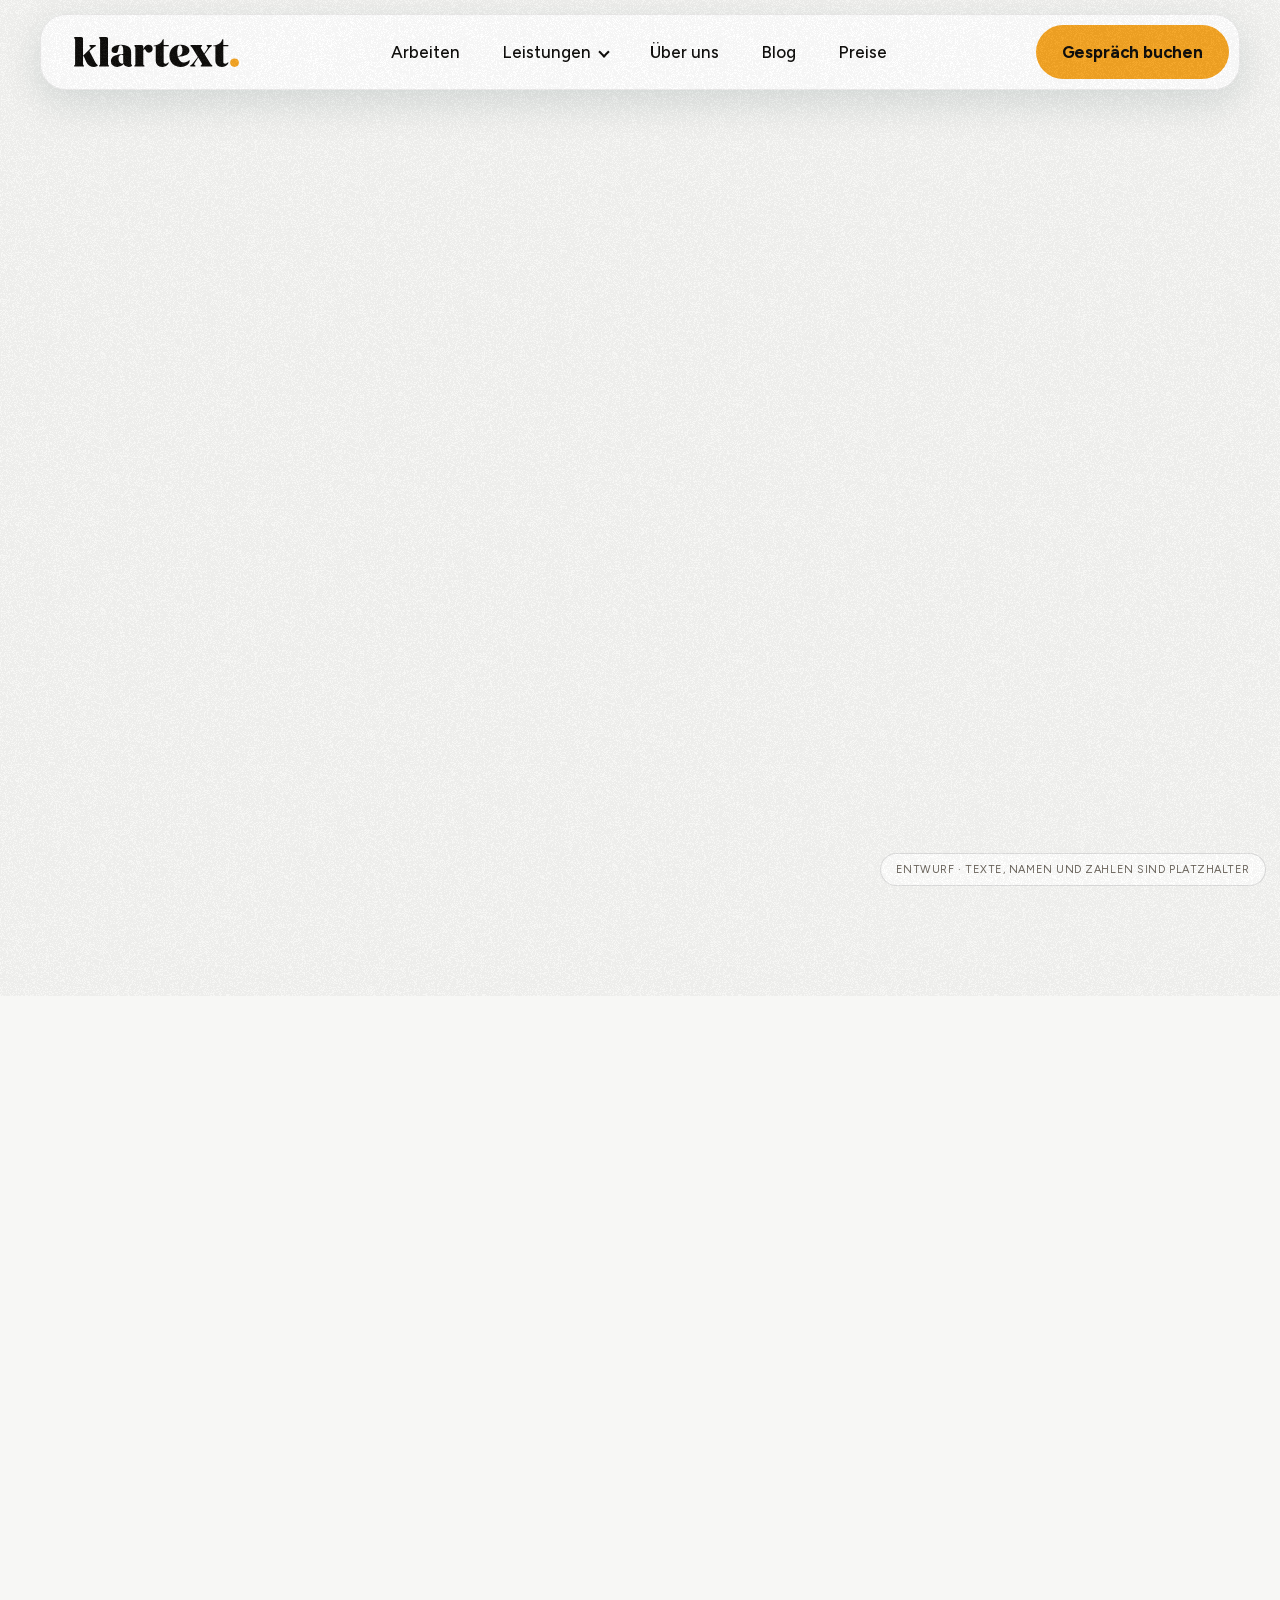
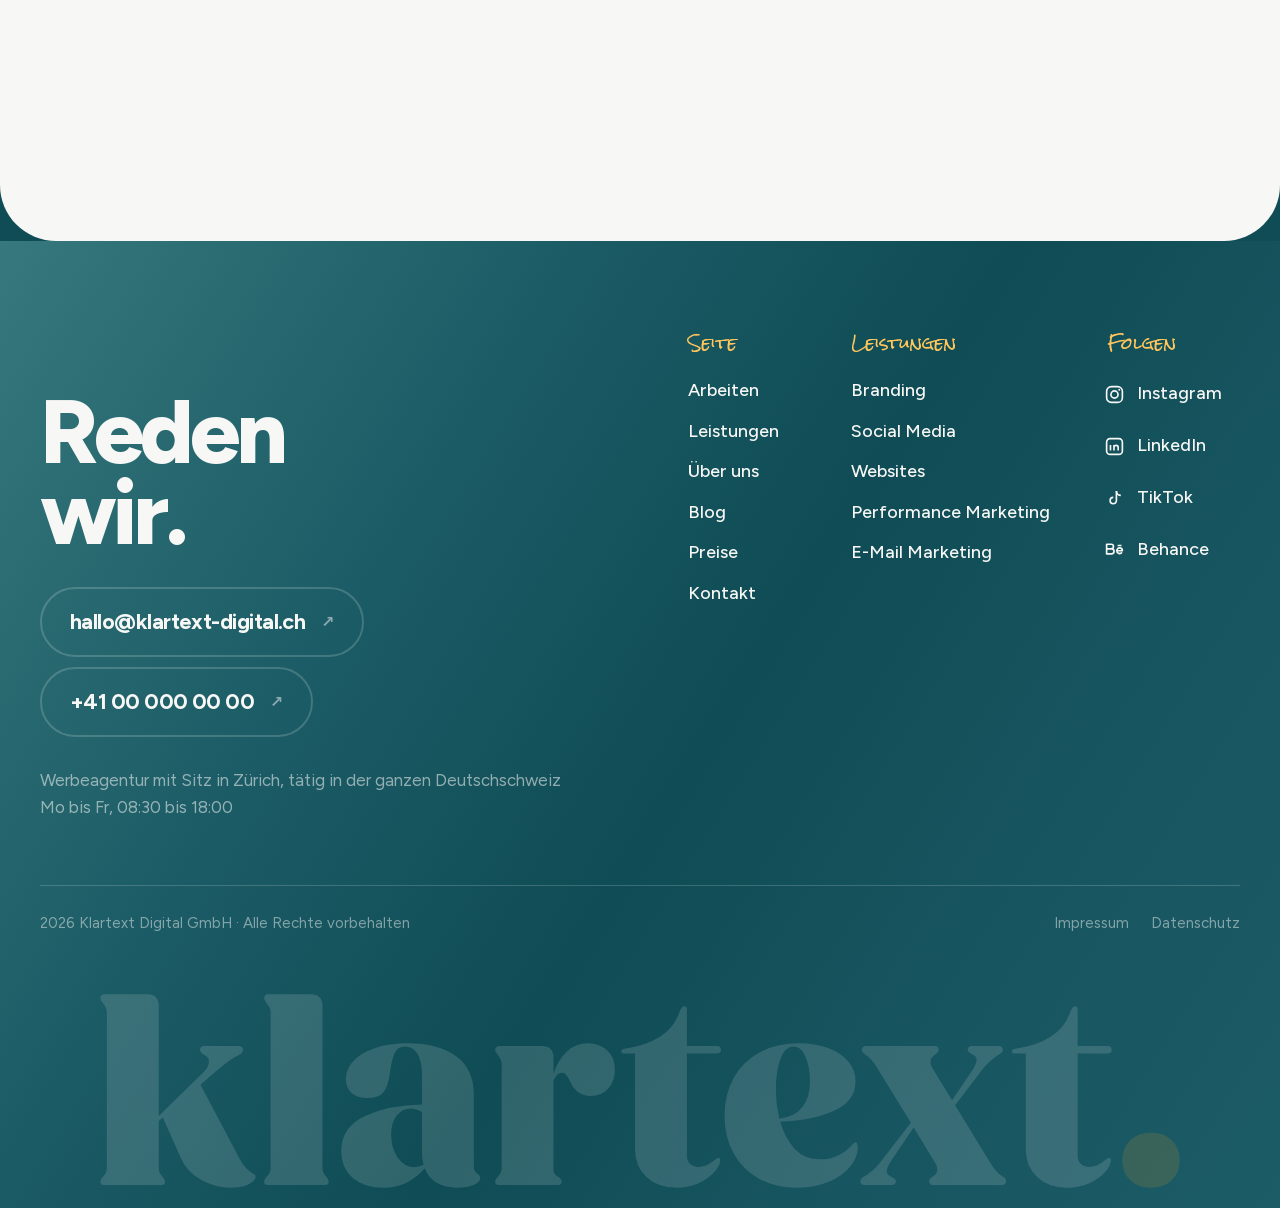
<file: arbeiten/index.html>
<!doctype html>
<html lang="de">
<head>
<meta charset="utf-8">
<meta name="viewport" content="width=device-width, initial-scale=1">
<style>
.lader{display:none}
.laedt{overflow:hidden}.laedt body{overflow:hidden}
.laedt .lader{--marke:clamp(40px,8.6vw,124px);--zahl:clamp(28px,4.2vw,62px);--lueck:clamp(14px,1.6vw,26px);position:fixed;inset:0;z-index:200;display:grid;place-items:center;padding:24px;background:linear-gradient(118deg,#062B32 0%,#09363F 11%,#0F4C55 24%,#1C5C66 36%,#36787D 50%,#4A8588 60%,#609999 71%,#8ABABA 83%,#A2C9C7 92%,#ABCDCB 100%);color:#F7F7F5;font-family:Figtree,system-ui,sans-serif;transition:opacity .62s cubic-bezier(.44,0,.56,1)}
/* Waehrend des Ladens liegt das Filmkorn ueber dem Schirm statt
   darunter. Keine zweite Kornebene: die vorhandene wird nur kurz
   hochgezogen — damit stimmt auch der Bildpfad auf jeder Unterseite,
   der steckt in stil.css. */
.laedt .korn{z-index:201}
.lader--weg{opacity:0}
.lader__mitte{display:grid;justify-items:center;transition:transform .62s cubic-bezier(.44,0,.56,1)}
.lader--weg .lader__mitte{transform:translateY(-14px)}
.lader__marke{display:block;line-height:0}.lader__marke img{width:calc(var(--marke)*5.175);max-width:calc(100vw - 48px);height:auto;display:block}

.lader__reihe{display:flex;align-items:center;gap:var(--lueck);width:min(calc(var(--marke)*10.35 + 2*(var(--lueck) + var(--zahl)*3.5)),calc(100vw - 48px));margin-top:clamp(30px,3.4vw,52px)}
.lader__balken{flex:1;height:clamp(6px,.55vw,10px);border-radius:99px;background:rgb(247 247 245/.22);overflow:hidden}
.lader__fuell{display:block;height:100%;width:0;border-radius:99px;background:#F7F7F5}
.lader__zahl{flex:none;width:calc(var(--zahl)*3.5);font-family:'Rock Salt',cursive;font-weight:400;color:#F5A524;font-size:var(--zahl);text-align:left;line-height:1}
.lader__zahl--geist{visibility:hidden}
.lader__wort{margin-top:clamp(24px,2.6vw,38px);text-align:center;font-size:clamp(17px,1.65vw,27px);line-height:1.45;max-width:32ch;color:rgb(247 247 245/.78)}
@media (max-width:720px){.lader__zahl--geist{display:none}.lader__reihe{width:min(calc(var(--marke)*10.35 + var(--lueck) + var(--zahl)*3.5),calc(100vw - 40px))}}
@media (prefers-reduced-motion:reduce){.laedt .lader{transition-duration:.2s}.lader__mitte{transition:none}}
</style>
<meta name="robots" content="noindex, nofollow">
<title>Arbeiten | KLARTEXT. Werbeagentur Zürich</title>
<meta name="description" content="Ausgewählte Projekte">
<link rel="icon" href="data:image/svg+xml,<svg xmlns='http://www.w3.org/2000/svg' viewBox='0 0 32 32'><rect width='32' height='32' rx='9' fill='%230F4C55'/></svg>">
<link rel="stylesheet" href="../stil.css">
<script>document.documentElement.className+=" laedt";setTimeout(function(){document.documentElement.classList.remove("laedt")},8000);
(function(){var b=new URLSearchParams(location.search).get("breite");if(b)document.documentElement.style.setProperty("--maxw",parseInt(b,10)+"px")})()</script>

<link rel="icon" href="../marke/favicon.svg" type="image/svg+xml">
<link rel="icon" href="../marke/favicon-32.png" sizes="32x32">
<link rel="icon" href="../marke/favicon-dunkel-32.png" sizes="32x32" media="(prefers-color-scheme:dark)">
<link rel="apple-touch-icon" href="../marke/favicon-180.png">
</head>
<body>

<div class="lader" id="lader" aria-hidden="true">
  <div class="lader__mitte">
    <div class="lader__marke"><img src="../marke/wortmarke-negativ.svg" alt="KLARTEXT" width="4105" height="859"></div>
    <div class="lader__reihe">
      <span class="lader__zahl lader__zahl--geist" aria-hidden="true">0%</span>
      <div class="lader__balken"><span class="lader__fuell"></span></div>
      <span class="lader__zahl">0%</span>
    </div>
    <p class="lader__wort"></p>
  </div>
</div>


<div class="korn" aria-hidden="true"></div>

<header class="nav">
  <div class="nav__pille">
    <a class="nav__mark" href="../index.html" aria-label="KLARTEXT — zur Startseite"><img src="../marke/wortmarke.svg" alt="KLARTEXT" width="4105" height="859"></a>
    <nav class="nav__wege" aria-label="Hauptnavigation">
      <a class="mlink" href="../arbeiten/index.html"><span class="mlink__bg" aria-hidden="true"></span><span class="mlink__t">Arbeiten</span><span class="mlink__t mlink__t--neu" aria-hidden="true">Arbeiten</span></a>
      <span class="ndd">
        <a class="mlink ndd__ausloeser" href="../index.html#leistungen" aria-expanded="false">
          <span class="mlink__bg" aria-hidden="true"></span>
          <span class="mlink__t">Leistungen<i class="ndd__chev" aria-hidden="true"></i></span>
          <span class="mlink__t mlink__t--neu" aria-hidden="true">Leistungen<i class="ndd__chev"></i></span>
        </a>
      </span>
      <a class="mlink" href="../ueber-uns.html"><span class="mlink__bg" aria-hidden="true"></span><span class="mlink__t">Über uns</span><span class="mlink__t mlink__t--neu" aria-hidden="true">Über uns</span></a>
      <a class="mlink" href="../blog/index.html"><span class="mlink__bg" aria-hidden="true"></span><span class="mlink__t">Blog</span><span class="mlink__t mlink__t--neu" aria-hidden="true">Blog</span></a>
        <a class="mlink" href="../index.html#preise"><span class="mlink__bg" aria-hidden="true"></span><span class="mlink__t">Preise</span><span class="mlink__t mlink__t--neu" aria-hidden="true">Preise</span></a>
    </nav>
    <a class="knopf knopf--akzent nav__cta" href="../index.html#kontakt">
      <span class="rolle"><span>Gespräch buchen</span><span aria-hidden="true">Gespräch buchen</span></span>
    </a>
  </div>
    <div class="ndd__panel" role="group" aria-label="Leistungen im Überblick" aria-hidden="true">
    <div class="ndd__inhalt">
      <div class="ndd__spalte ndd__spalte--liste">
        <ol class="ndd__liste">
            <li><a href="../leistungen/branding.html" data-i="0"><span class="ndd__nr">01</span><span class="ndd__name">Branding</span><i aria-hidden="true">↗</i></a></li>
            <li><a href="../leistungen/social-media.html" data-i="1"><span class="ndd__nr">02</span><span class="ndd__name">Social Media</span><i aria-hidden="true">↗</i></a></li>
            <li><a href="../leistungen/websites.html" data-i="2"><span class="ndd__nr">03</span><span class="ndd__name">Websites</span><i aria-hidden="true">↗</i></a></li>
            <li><a href="../leistungen/performance.html" data-i="3"><span class="ndd__nr">04</span><span class="ndd__name">Performance Marketing</span><i aria-hidden="true">↗</i></a></li>
            <li><a href="../leistungen/email-marketing.html" data-i="4"><span class="ndd__nr">05</span><span class="ndd__name">E-Mail Marketing</span><i aria-hidden="true">↗</i></a></li>
            </ol>
        <a class="ndd__fuss" href="../leistungen/index.html" tabindex="-1">Alle Leistungen <i aria-hidden="true">↗</i></a>
      </div>
      <div class="ndd__vorschau" aria-hidden="true">
            <div class="ndd__bild">
          <img src="../bilder/dienst-1.jpg" alt="" class="ist">
          <img src="../bilder/dienst-2.jpg" alt="">
          <img src="../bilder/dienst-3.jpg" alt="">
          <img src="../bilder/dienst-4.jpg" alt="">
          <img src="../bilder/dienst-5.jpg" alt="">
            </div>
            <div class="ndd__saetze">
          <div class="ndd__satz ist"><b>Positionierung, die sitzt</b><span>Markenstrategie, Wortmarke, Farb- und Schriftsystem, Bildsprache und ein Brand Guide, mit dem euer Team selbst weiterarbeitet.</span></div>
          <div class="ndd__satz"><b>Regelmässig statt sporadisch</b><span>Redaktionsplan für Instagram, TikTok und LinkedIn, Produktion im festen Takt und eine Community, die betreut wird.</span></div>
          <div class="ndd__satz"><b>Auftritte, die verkaufen</b><span>Konzept, Gestaltung und Umsetzung. Schnell, auffindbar und so gebaut, dass ihr Inhalte selbst pflegen könnt.</span></div>
          <div class="ndd__satz"><b>Budget, das arbeitet</b><span>Google Ads, Meta Ads, TikTok Ads und LinkedIn Ads mit sauberem Tracking und laufender Optimierung.</span></div>
          <div class="ndd__satz"><b>Der Kanal, der euch gehört</b><span>Newsletter, automatisierte Strecken und Segmentierung. Keine Plattform dazwischen, keine Reichweite auf Miete.</span></div>
            </div>
          </div>
      <aside class="ndd__karte">
        <p class="brush">Unsicher?</p>
        <p class="ndd__karte-titel">Wir sortieren das in 15&nbsp;Minuten.</p>
        <p class="ndd__karte-text">Kurzes Gespräch, ehrliche Einschätzung.
          Auch wenn am Ende nichts daraus wird.</p>
        <a class="knopf knopf--akzent" href="../index.html#kontakt" tabindex="-1">Gespräch buchen</a>
      </aside>
    </div>
  </div>
</header>

<main>
  <section class="unter">
    <a class="zurueck" href="../index.html" data-rein>
      <i aria-hidden="true">←</i><span>Zur Startseite</span></a>
    <span class="chip" data-rein>Arbeiten</span>
    <h1 data-rein-zeilen><span>Ausgewählte Projekte.</span></h1>
    <p class="brush" data-rein>Drei Marken, drei Ausgangslagen.</p>
  </section>

  <section class="uebersicht">
    <div class="blog__raster">
      <a class="beitrag" href="grand-casino-baden.html" data-rein>
        <div class="maske"><img src="../bilder/gcb-haus.jpg" alt="" loading="lazy"></div>
        <span class="datum">seit 2024</span>
        <h3>Organischer Social-Media-Aufbau für das Grand Casino Baden</h3>
      </a>
      <a class="beitrag" href="red-bull.html" data-rein>
        <div class="maske"><img src="../bilder/rb-blau-2.jpg" alt="" loading="lazy"></div>
        <span class="datum">Kooperation</span>
        <h3>Red Bull × Grand Casino Baden: zwei Drinks zur Winter Edition</h3>
      </a>
      <a class="beitrag" href="nordlicht.html" data-rein>
        <div class="maske"><img src="../bilder/fall-1.jpg" alt="" loading="lazy"></div>
        <span class="datum">2025</span>
        <h3>Eine klare Markenidentität für eine junge Energieplattform</h3>
      </a>
      <a class="beitrag" href="volta.html" data-rein>
        <div class="maske"><img src="../bilder/fall-2.jpg" alt="" loading="lazy"></div>
        <span class="datum">2024</span>
        <h3>Ein Auftritt, der komplexe Technik verständlich macht</h3>
      </a>
      <a class="beitrag" href="meridian.html" data-rein>
        <div class="maske"><img src="../bilder/fall-3.jpg" alt="" loading="lazy"></div>
        <span class="datum">2024</span>
        <h3>Vom Nischenprodukt zur Marke mit Haltung</h3>
      </a>
    </div>
  </section>

  <section class="ruf">
    <div class="ruf__karte ruf__karte--knapp" data-rein>
      <div class="ruf__wort">
        <p class="brush">Auf ein Wort</p>
        <h2>Reden wir über<br>euer Projekt.</h2>
        <p class="ruf__text">Fünfzehn Minuten, ehrliche Einschätzung,
          keine Verpflichtung.</p>
        <a class="knopf knopf--akzent gross" href="../index.html#kontakt">
          <span class="rolle"><span>Gespräch buchen</span><span aria-hidden="true">Gespräch buchen</span></span>
        </a>
      </div>
    </div>
  </section>
</main>

<footer class="fuss">
  <div class="fuss__oben">
    <div class="fuss__reden">
      <p class="brush">Auf ein Wort</p>
      <h2>Reden<br>wir.</h2>
      <div class="fuss__kontakt">
        <a class="fuss__gross" href="mailto:hallo@klartext-digital.ch">
          <span>hallo@klartext-digital.ch</span><i aria-hidden="true">↗</i></a>
        <a class="fuss__gross" href="tel:+41000000000">
          <span>+41 00 000 00 00</span><i aria-hidden="true">↗</i></a>
      </div>
      <p class="fuss__ort">Werbeagentur mit Sitz in Zürich, tätig in der ganzen Deutschschweiz<br>
        Mo bis Fr, 08:30 bis 18:00</p>
    </div>

    <div class="fuss__spalten">
      <nav class="fuss__spalte">
        <p class="fuss__kopf">Seite</p>
        <a class="mlink" href="../arbeiten/index.html"><span class="mlink__bg" aria-hidden="true"></span><span class="mlink__t">Arbeiten</span><span class="mlink__t mlink__t--neu" aria-hidden="true">Arbeiten</span></a>
        <a class="mlink" href="../leistungen/index.html"><span class="mlink__bg" aria-hidden="true"></span><span class="mlink__t">Leistungen</span><span class="mlink__t mlink__t--neu" aria-hidden="true">Leistungen</span></a>
        <a class="mlink" href="../ueber-uns.html"><span class="mlink__bg" aria-hidden="true"></span><span class="mlink__t">Über uns</span><span class="mlink__t mlink__t--neu" aria-hidden="true">Über uns</span></a>
        <a class="mlink" href="../blog/index.html"><span class="mlink__bg" aria-hidden="true"></span><span class="mlink__t">Blog</span><span class="mlink__t mlink__t--neu" aria-hidden="true">Blog</span></a>
        <a class="mlink" href="../index.html#preise"><span class="mlink__bg" aria-hidden="true"></span><span class="mlink__t">Preise</span><span class="mlink__t mlink__t--neu" aria-hidden="true">Preise</span></a>
        <a class="mlink" href="../index.html#kontakt"><span class="mlink__bg" aria-hidden="true"></span><span class="mlink__t">Kontakt</span><span class="mlink__t mlink__t--neu" aria-hidden="true">Kontakt</span></a>
      </nav>
      <nav class="fuss__spalte">
        <p class="fuss__kopf">Leistungen</p>
        <a class="mlink" href="../leistungen/branding.html"><span class="mlink__bg" aria-hidden="true"></span><span class="mlink__t">Branding</span><span class="mlink__t mlink__t--neu" aria-hidden="true">Branding</span></a>
        <a class="mlink" href="../leistungen/social-media.html"><span class="mlink__bg" aria-hidden="true"></span><span class="mlink__t">Social Media</span><span class="mlink__t mlink__t--neu" aria-hidden="true">Social Media</span></a>
        <a class="mlink" href="../leistungen/websites.html"><span class="mlink__bg" aria-hidden="true"></span><span class="mlink__t">Websites</span><span class="mlink__t mlink__t--neu" aria-hidden="true">Websites</span></a>
        <a class="mlink" href="../leistungen/performance.html"><span class="mlink__bg" aria-hidden="true"></span><span class="mlink__t">Performance Marketing</span><span class="mlink__t mlink__t--neu" aria-hidden="true">Performance Marketing</span></a>
        <a class="mlink" href="../leistungen/email-marketing.html"><span class="mlink__bg" aria-hidden="true"></span><span class="mlink__t">E-Mail Marketing</span><span class="mlink__t mlink__t--neu" aria-hidden="true">E-Mail Marketing</span></a>
      </nav>
      <div class="fuss__spalte">
        <p class="fuss__kopf">Folgen</p>
        <div class="fuss__sozial">
          <a href="../index.html" aria-label="Instagram"><svg viewBox="0 0 24 24" width="21" height="21" fill="none" stroke="currentColor" stroke-width="1.9"><rect x="3" y="3" width="18" height="18" rx="5.4"/><circle cx="12" cy="12" r="4.1"/><circle cx="17.4" cy="6.6" r="1.1" fill="currentColor" stroke="none"/></svg><span>Instagram</span></a>
          <a href="../index.html" aria-label="LinkedIn"><svg viewBox="0 0 24 24" width="21" height="21" fill="none" stroke="currentColor" stroke-width="1.9"><rect x="3" y="3" width="18" height="18" rx="4"/><path d="M7.4 10.4v6.2M7.4 7.6v.1M11.4 16.6v-3.4a2.4 2.4 0 0 1 4.8 0v3.4M11.4 16.6v-6.2"/></svg><span>LinkedIn</span></a>
          <a href="../index.html" aria-label="TikTok"><svg viewBox="0 0 24 24" width="21" height="21" fill="none" stroke="currentColor" stroke-width="1.9" stroke-linejoin="round"><path d="M14.2 3.5v10.9a3.6 3.6 0 1 1-3.6-3.6"/><path d="M14.2 3.5a5 5 0 0 0 5 5"/></svg><span>TikTok</span></a>
          <a href="../index.html" aria-label="Behance"><svg viewBox="0 0 24 24" width="21" height="21" fill="none" stroke="currentColor" stroke-width="1.9" stroke-linejoin="round"><path d="M3 6h5.2a2.6 2.6 0 0 1 0 5.2H3zM3 11.2h5.6a2.9 2.9 0 0 1 0 5.8H3zM14.6 13.4h6.4a3.2 3.2 0 0 0-6.4 0 3.2 3.2 0 0 0 5.9 1.7M15.6 7.4h4.4"/></svg><span>Behance</span></a>
        </div>
      </div>
    </div>
  </div>

  <div class="fuss__recht">
    <p>2026 Klartext Digital GmbH · Alle Rechte vorbehalten</p>
    <nav>
      <a href="../recht/impressum.html">Impressum</a>
      <a href="../recht/datenschutz.html">Datenschutz</a>
    </nav>
  </div>

  <!-- Riesige Wortmarke als Grafik, unten angeschnitten -->
  <div class="fuss__wortmarke" aria-hidden="true"><img src="../marke/wortmarke-negativ.svg" alt="" width="4105" height="859"></div>
</footer>

<div class="demo">Entwurf · Texte, Namen und Zahlen sind Platzhalter</div>

<script src="../js/lenis.min.js"></script>
<script src="../js/gsap.min.js"></script>
<script src="../js/ScrollTrigger.min.js"></script>
<script src="../lader.js"></script>
<script src="../bewegung.js"></script>
<script src="../zeiger.js"></script>
</body>
</html>
</file>
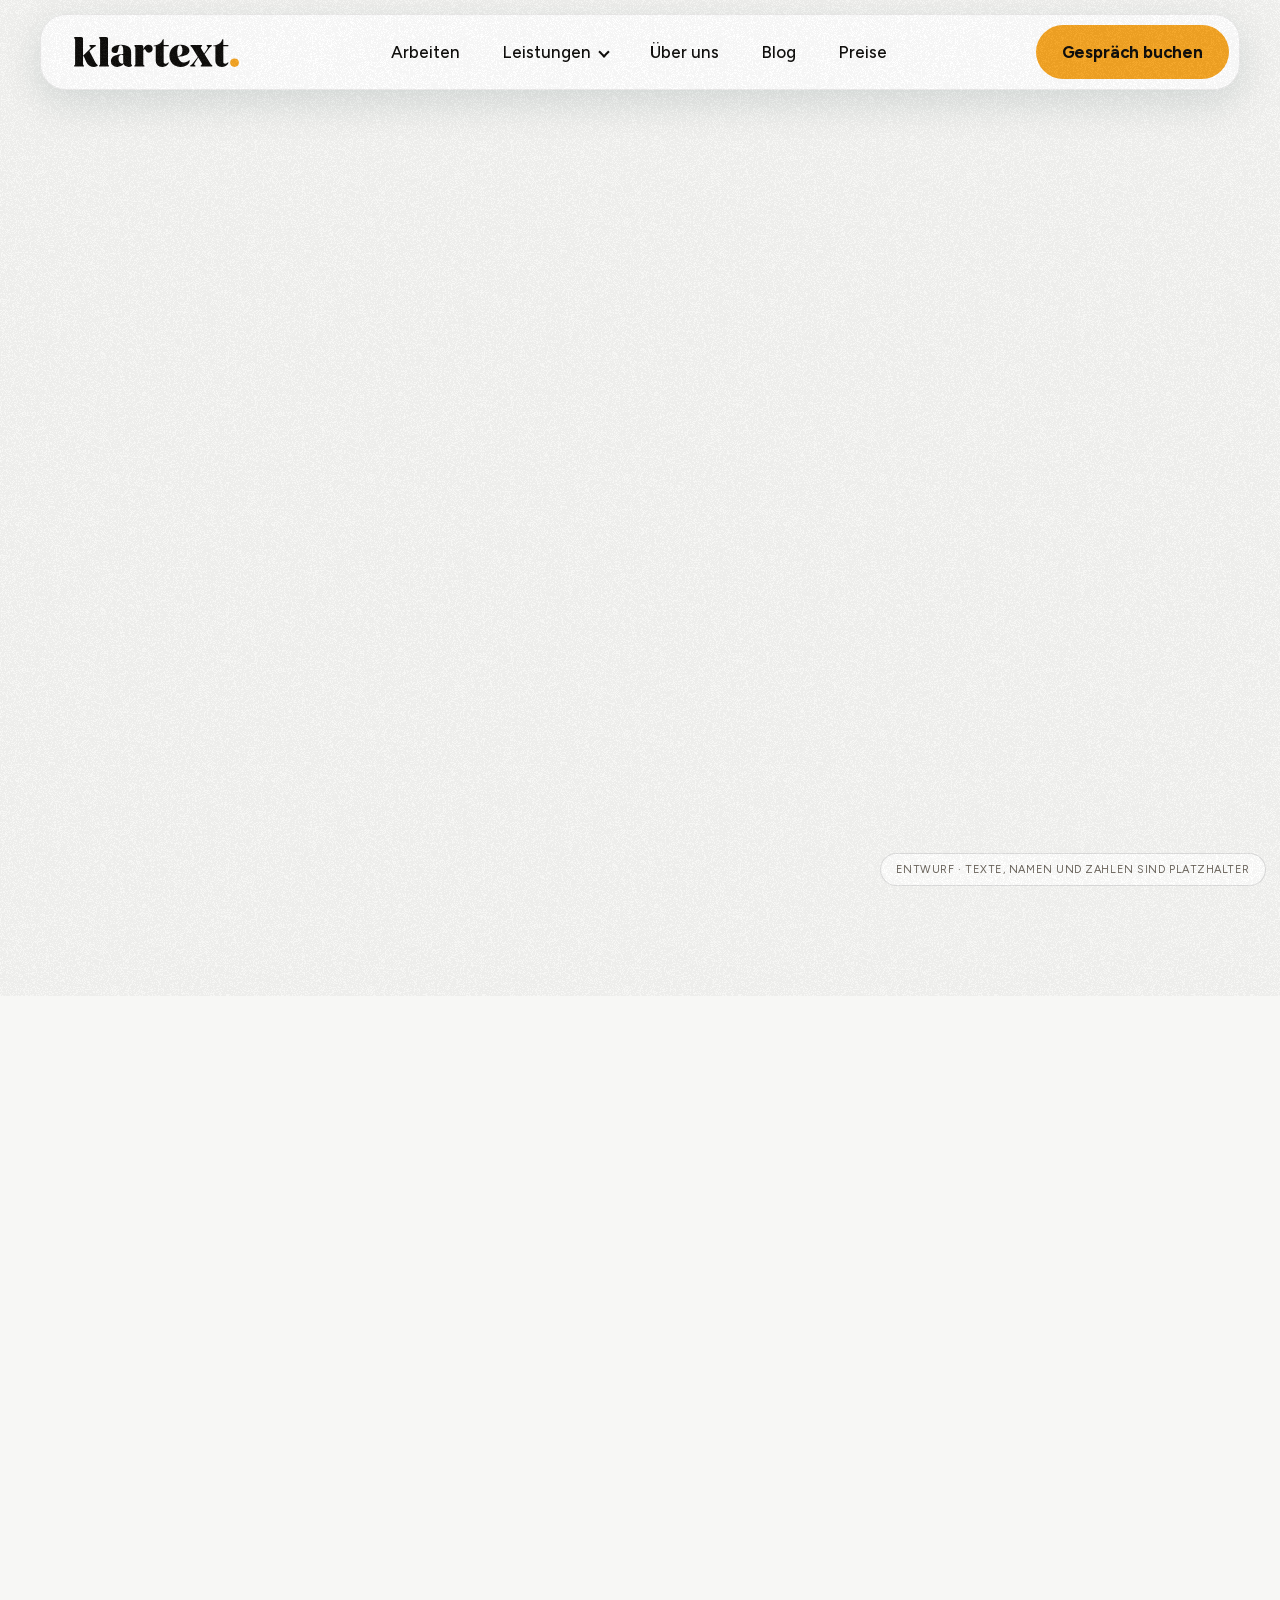
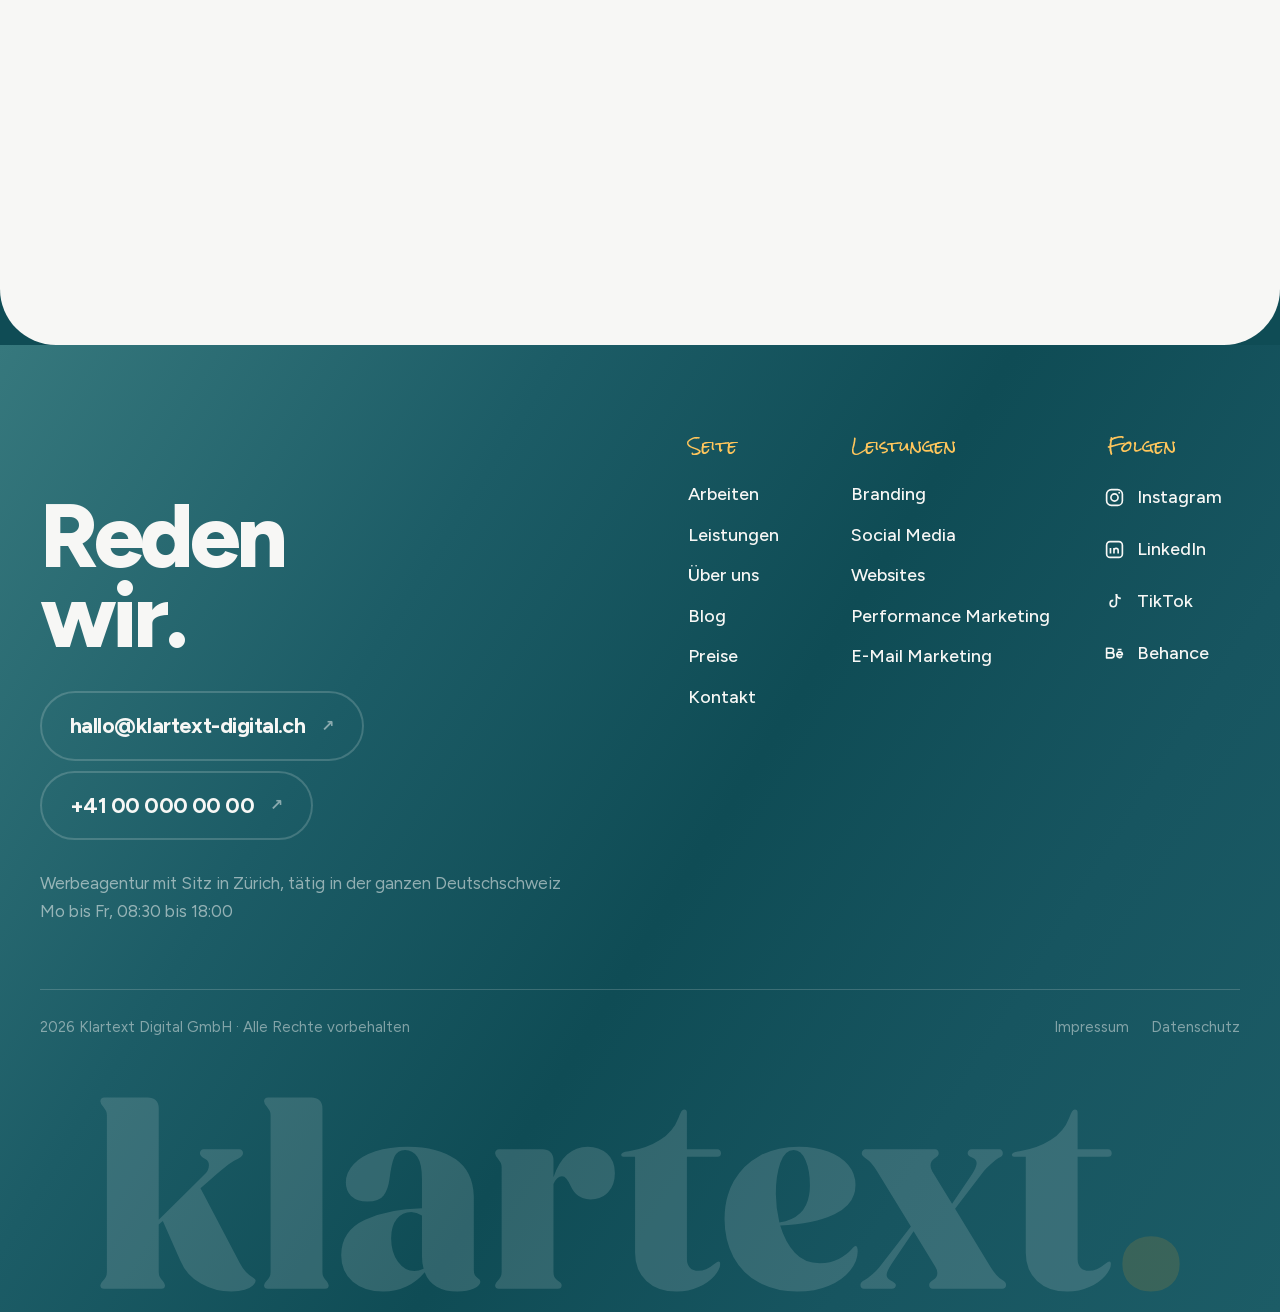
<file: blog/index.html>
<!doctype html>
<html lang="de">
<head>
<meta charset="utf-8">
<meta name="viewport" content="width=device-width, initial-scale=1">
<style>
.lader{display:none}
.laedt{overflow:hidden}.laedt body{overflow:hidden}
.laedt .lader{--marke:clamp(40px,8.6vw,124px);--zahl:clamp(28px,4.2vw,62px);--lueck:clamp(14px,1.6vw,26px);position:fixed;inset:0;z-index:200;display:grid;place-items:center;padding:24px;background:linear-gradient(118deg,#062B32 0%,#09363F 11%,#0F4C55 24%,#1C5C66 36%,#36787D 50%,#4A8588 60%,#609999 71%,#8ABABA 83%,#A2C9C7 92%,#ABCDCB 100%);color:#F7F7F5;font-family:Figtree,system-ui,sans-serif;transition:opacity .62s cubic-bezier(.44,0,.56,1)}
/* Waehrend des Ladens liegt das Filmkorn ueber dem Schirm statt
   darunter. Keine zweite Kornebene: die vorhandene wird nur kurz
   hochgezogen — damit stimmt auch der Bildpfad auf jeder Unterseite,
   der steckt in stil.css. */
.laedt .korn{z-index:201}
.lader--weg{opacity:0}
.lader__mitte{display:grid;justify-items:center;transition:transform .62s cubic-bezier(.44,0,.56,1)}
.lader--weg .lader__mitte{transform:translateY(-14px)}
.lader__marke{display:block;line-height:0}.lader__marke img{width:calc(var(--marke)*5.175);max-width:calc(100vw - 48px);height:auto;display:block}

.lader__reihe{display:flex;align-items:center;gap:var(--lueck);width:min(calc(var(--marke)*10.35 + 2*(var(--lueck) + var(--zahl)*3.5)),calc(100vw - 48px));margin-top:clamp(30px,3.4vw,52px)}
.lader__balken{flex:1;height:clamp(6px,.55vw,10px);border-radius:99px;background:rgb(247 247 245/.22);overflow:hidden}
.lader__fuell{display:block;height:100%;width:0;border-radius:99px;background:#F7F7F5}
.lader__zahl{flex:none;width:calc(var(--zahl)*3.5);font-family:'Rock Salt',cursive;font-weight:400;color:#F5A524;font-size:var(--zahl);text-align:left;line-height:1}
.lader__zahl--geist{visibility:hidden}
.lader__wort{margin-top:clamp(24px,2.6vw,38px);text-align:center;font-size:clamp(17px,1.65vw,27px);line-height:1.45;max-width:32ch;color:rgb(247 247 245/.78)}
@media (max-width:720px){.lader__zahl--geist{display:none}.lader__reihe{width:min(calc(var(--marke)*10.35 + var(--lueck) + var(--zahl)*3.5),calc(100vw - 40px))}}
@media (prefers-reduced-motion:reduce){.laedt .lader{transition-duration:.2s}.lader__mitte{transition:none}}
</style>
<meta name="robots" content="noindex, nofollow">
<title>Blog | KLARTEXT. Werbeagentur Zürich</title>
<meta name="description" content="Gedanken und Ideen">
<link rel="icon" href="data:image/svg+xml,<svg xmlns='http://www.w3.org/2000/svg' viewBox='0 0 32 32'><rect width='32' height='32' rx='9' fill='%230F4C55'/></svg>">
<link rel="stylesheet" href="../stil.css">
<script>document.documentElement.className+=" laedt";setTimeout(function(){document.documentElement.classList.remove("laedt")},8000);
(function(){var b=new URLSearchParams(location.search).get("breite");if(b)document.documentElement.style.setProperty("--maxw",parseInt(b,10)+"px")})()</script>

<link rel="icon" href="../marke/favicon.svg" type="image/svg+xml">
<link rel="icon" href="../marke/favicon-32.png" sizes="32x32">
<link rel="icon" href="../marke/favicon-dunkel-32.png" sizes="32x32" media="(prefers-color-scheme:dark)">
<link rel="apple-touch-icon" href="../marke/favicon-180.png">
</head>
<body>

<div class="lader" id="lader" aria-hidden="true">
  <div class="lader__mitte">
    <div class="lader__marke"><img src="../marke/wortmarke-negativ.svg" alt="KLARTEXT" width="4105" height="859"></div>
    <div class="lader__reihe">
      <span class="lader__zahl lader__zahl--geist" aria-hidden="true">0%</span>
      <div class="lader__balken"><span class="lader__fuell"></span></div>
      <span class="lader__zahl">0%</span>
    </div>
    <p class="lader__wort"></p>
  </div>
</div>


<div class="korn" aria-hidden="true"></div>

<header class="nav">
  <div class="nav__pille">
    <a class="nav__mark" href="../index.html" aria-label="KLARTEXT — zur Startseite"><img src="../marke/wortmarke.svg" alt="KLARTEXT" width="4105" height="859"></a>
    <nav class="nav__wege" aria-label="Hauptnavigation">
      <a class="mlink" href="../arbeiten/index.html"><span class="mlink__bg" aria-hidden="true"></span><span class="mlink__t">Arbeiten</span><span class="mlink__t mlink__t--neu" aria-hidden="true">Arbeiten</span></a>
      <span class="ndd">
        <a class="mlink ndd__ausloeser" href="../index.html#leistungen" aria-expanded="false">
          <span class="mlink__bg" aria-hidden="true"></span>
          <span class="mlink__t">Leistungen<i class="ndd__chev" aria-hidden="true"></i></span>
          <span class="mlink__t mlink__t--neu" aria-hidden="true">Leistungen<i class="ndd__chev"></i></span>
        </a>
      </span>
      <a class="mlink" href="../ueber-uns.html"><span class="mlink__bg" aria-hidden="true"></span><span class="mlink__t">Über uns</span><span class="mlink__t mlink__t--neu" aria-hidden="true">Über uns</span></a>
      <a class="mlink" href="../blog/index.html"><span class="mlink__bg" aria-hidden="true"></span><span class="mlink__t">Blog</span><span class="mlink__t mlink__t--neu" aria-hidden="true">Blog</span></a>
        <a class="mlink" href="../index.html#preise"><span class="mlink__bg" aria-hidden="true"></span><span class="mlink__t">Preise</span><span class="mlink__t mlink__t--neu" aria-hidden="true">Preise</span></a>
    </nav>
    <a class="knopf knopf--akzent nav__cta" href="../index.html#kontakt">
      <span class="rolle"><span>Gespräch buchen</span><span aria-hidden="true">Gespräch buchen</span></span>
    </a>
  </div>
    <div class="ndd__panel" role="group" aria-label="Leistungen im Überblick" aria-hidden="true">
    <div class="ndd__inhalt">
      <div class="ndd__spalte ndd__spalte--liste">
        <ol class="ndd__liste">
            <li><a href="../leistungen/branding.html" data-i="0"><span class="ndd__nr">01</span><span class="ndd__name">Branding</span><i aria-hidden="true">↗</i></a></li>
            <li><a href="../leistungen/social-media.html" data-i="1"><span class="ndd__nr">02</span><span class="ndd__name">Social Media</span><i aria-hidden="true">↗</i></a></li>
            <li><a href="../leistungen/websites.html" data-i="2"><span class="ndd__nr">03</span><span class="ndd__name">Websites</span><i aria-hidden="true">↗</i></a></li>
            <li><a href="../leistungen/performance.html" data-i="3"><span class="ndd__nr">04</span><span class="ndd__name">Performance Marketing</span><i aria-hidden="true">↗</i></a></li>
            <li><a href="../leistungen/email-marketing.html" data-i="4"><span class="ndd__nr">05</span><span class="ndd__name">E-Mail Marketing</span><i aria-hidden="true">↗</i></a></li>
            </ol>
        <a class="ndd__fuss" href="../leistungen/index.html" tabindex="-1">Alle Leistungen <i aria-hidden="true">↗</i></a>
      </div>
      <div class="ndd__vorschau" aria-hidden="true">
            <div class="ndd__bild">
          <img src="../bilder/dienst-1.jpg" alt="" class="ist">
          <img src="../bilder/dienst-2.jpg" alt="">
          <img src="../bilder/dienst-3.jpg" alt="">
          <img src="../bilder/dienst-4.jpg" alt="">
          <img src="../bilder/dienst-5.jpg" alt="">
            </div>
            <div class="ndd__saetze">
          <div class="ndd__satz ist"><b>Positionierung, die sitzt</b><span>Markenstrategie, Wortmarke, Farb- und Schriftsystem, Bildsprache und ein Brand Guide, mit dem euer Team selbst weiterarbeitet.</span></div>
          <div class="ndd__satz"><b>Regelmässig statt sporadisch</b><span>Redaktionsplan für Instagram, TikTok und LinkedIn, Produktion im festen Takt und eine Community, die betreut wird.</span></div>
          <div class="ndd__satz"><b>Auftritte, die verkaufen</b><span>Konzept, Gestaltung und Umsetzung. Schnell, auffindbar und so gebaut, dass ihr Inhalte selbst pflegen könnt.</span></div>
          <div class="ndd__satz"><b>Budget, das arbeitet</b><span>Google Ads, Meta Ads, TikTok Ads und LinkedIn Ads mit sauberem Tracking und laufender Optimierung.</span></div>
          <div class="ndd__satz"><b>Der Kanal, der euch gehört</b><span>Newsletter, automatisierte Strecken und Segmentierung. Keine Plattform dazwischen, keine Reichweite auf Miete.</span></div>
            </div>
          </div>
      <aside class="ndd__karte">
        <p class="brush">Unsicher?</p>
        <p class="ndd__karte-titel">Wir sortieren das in 15&nbsp;Minuten.</p>
        <p class="ndd__karte-text">Kurzes Gespräch, ehrliche Einschätzung.
          Auch wenn am Ende nichts daraus wird.</p>
        <a class="knopf knopf--akzent" href="../index.html#kontakt" tabindex="-1">Gespräch buchen</a>
      </aside>
    </div>
  </div>
</header>

<main>
  <section class="unter">
    <a class="zurueck" href="../index.html" data-rein>
      <i aria-hidden="true">←</i><span>Zur Startseite</span></a>
    <span class="chip" data-rein>Blog</span>
    <h1 data-rein-zeilen><span>Gedanken &amp; Ideen.</span></h1>
    <p class="brush" data-rein>Kurze Texte über Marken, die hängen bleiben.</p>
  </section>

  <section class="uebersicht">
    <div class="lesegitter">
      <a class="lese" href="rhythmus-statt-kampagne.html" data-rein>
        <div class="lese__oben">
          <p class="lese__meta"><span class="lese__zeit">*1 Min Lesezeit</span><span class="lese__datum">12. Feb 2026</span></p>
          <h3 class="lese__titel">Rhythmus schlägt Kampagne</h3>
          <p class="lese__anriss">Kampagnen fühlen sich nach Fortschritt an. Es gibt einen Start, einen Endtermin und danach eine Auswertung. Genau das macht sie so beliebt und so überschätzt.</p>
          <span class="lese__wer">
            <img src="../bilder/portrait-2.jpg" alt="" loading="lazy">
            <span><b>Pia</b><i>Marketing Manager</i></span>
          </span>
        </div>
        <div class="lese__bild"><img src="../bilder/hero-1.jpg" alt="" loading="lazy"></div>
      </a>
      <a class="lese" href="website-die-arbeitet.html" data-rein>
        <div class="lese__oben">
          <p class="lese__meta"><span class="lese__zeit">*1 Min Lesezeit</span><span class="lese__datum">28. Jan 2026</span></p>
          <h3 class="lese__titel">Woran man eine Website misst</h3>
          <p class="lese__anriss">Die häufigste Frage nach einem Relaunch ist "Wie findet ihr sie?". Die nützlichere wäre: "Was soll hier passieren, und passiert es?"</p>
          <span class="lese__wer">
            <img src="../bilder/portrait-5.jpg" alt="" loading="lazy">
            <span><b>Reto</b><i>Digital Strategist</i></span>
          </span>
        </div>
        <div class="lese__bild"><img src="../bilder/hero-2.jpg" alt="" loading="lazy"></div>
      </a>
      <a class="lese" href="marke-am-anfang.html" data-rein>
        <div class="lese__oben">
          <p class="lese__meta"><span class="lese__zeit">*1 Min Lesezeit</span><span class="lese__datum">14. Jan 2026</span></p>
          <h3 class="lese__titel">Wie viel Marke braucht ein Start?</h3>
          <p class="lese__anriss">Junge Unternehmen stecken oft Monate in ein Erscheinungsbild, bevor sie wissen, was sie verkaufen. Das ist teuer und meistens für die Tonne, weil sich in den ersten zwei Jahren fast alles noch einmal ändert.</p>
          <span class="lese__wer">
            <img src="../bilder/portrait-1.jpg" alt="" loading="lazy">
            <span><b>Dušan</b><i>Gründer</i></span>
          </span>
        </div>
        <div class="lese__bild"><img src="../bilder/hero-3.jpg" alt="" loading="lazy"></div>
      </a>
      <a class="lese" href="wettbewerb-gewinnen.html" data-rein>
        <div class="lese__oben">
          <p class="lese__meta"><span class="lese__zeit">*1 Min Lesezeit</span><span class="lese__datum">16. Dez 2025</span></p>
          <h3 class="lese__titel">Wie grosse Marken den Wettbewerb gewinnen</h3>
          <p class="lese__anriss">Wer alles für alle sein will, bleibt bei niemandem hängen. Die Marken, die vorne stehen, haben meist nicht das grösste Budget, sondern die klarste Antwort auf die Frage, wofür sie stehen.</p>
          <span class="lese__wer">
            <img src="../bilder/portrait-1.jpg" alt="" loading="lazy">
            <span><b>Dušan</b><i>Gründer</i></span>
          </span>
        </div>
        <div class="lese__bild"><img src="../bilder/blog-1.jpg" alt="" loading="lazy"></div>
      </a>
      <a class="lese" href="kluge-marken-wachsen.html" data-rein>
        <div class="lese__oben">
          <p class="lese__meta"><span class="lese__zeit">*1 Min Lesezeit</span><span class="lese__datum">9. Dez 2025</span></p>
          <h3 class="lese__titel">Warum kluge Marken schneller wachsen</h3>
          <p class="lese__anriss">Ein Markensystem ist kein Selbstzweck. Sein Nutzen zeigt sich im Alltag: Wenn klar ist, welche Farbe, welcher Ton, welches Bild, dann dauert ein Post zwanzig Minuten statt zwei Stunden.</p>
          <span class="lese__wer">
            <img src="../bilder/portrait-4.jpg" alt="" loading="lazy">
            <span><b>Mara</b><i>Project Manager</i></span>
          </span>
        </div>
        <div class="lese__bild"><img src="../bilder/blog-2.jpg" alt="" loading="lazy"></div>
      </a>
      <a class="lese" href="vorne-bleiben.html" data-rein>
        <div class="lese__oben">
          <p class="lese__meta"><span class="lese__zeit">*1 Min Lesezeit</span><span class="lese__datum">2. Dez 2025</span></p>
          <h3 class="lese__titel">Der echte Grund, warum Marken vorne bleiben</h3>
          <p class="lese__anriss">Die meisten Auftritte scheitern nicht am Konzept, sondern am dritten Monat. Der Start ist gut besetzt, dann kommt das Tagesgeschäft, und der Plan liegt in einer Schublade.</p>
          <span class="lese__wer">
            <img src="../bilder/portrait-6.jpg" alt="" loading="lazy">
            <span><b>Amir</b><i>Content Creator</i></span>
          </span>
        </div>
        <div class="lese__bild"><img src="../bilder/blog-3.jpg" alt="" loading="lazy"></div>
      </a>
    </div>
  </section>

  <section class="ruf">
    <div class="ruf__karte ruf__karte--knapp" data-rein>
      <div class="ruf__wort">
        <p class="brush">Auf ein Wort</p>
        <h2>Reden wir über<br>euer Projekt.</h2>
        <p class="ruf__text">Fünfzehn Minuten, ehrliche Einschätzung,
          keine Verpflichtung.</p>
        <a class="knopf knopf--akzent gross" href="../index.html#kontakt">
          <span class="rolle"><span>Gespräch buchen</span><span aria-hidden="true">Gespräch buchen</span></span>
        </a>
      </div>
    </div>
  </section>
</main>

<footer class="fuss">
  <div class="fuss__oben">
    <div class="fuss__reden">
      <p class="brush">Auf ein Wort</p>
      <h2>Reden<br>wir.</h2>
      <div class="fuss__kontakt">
        <a class="fuss__gross" href="mailto:hallo@klartext-digital.ch">
          <span>hallo@klartext-digital.ch</span><i aria-hidden="true">↗</i></a>
        <a class="fuss__gross" href="tel:+41000000000">
          <span>+41 00 000 00 00</span><i aria-hidden="true">↗</i></a>
      </div>
      <p class="fuss__ort">Werbeagentur mit Sitz in Zürich, tätig in der ganzen Deutschschweiz<br>
        Mo bis Fr, 08:30 bis 18:00</p>
    </div>

    <div class="fuss__spalten">
      <nav class="fuss__spalte">
        <p class="fuss__kopf">Seite</p>
        <a class="mlink" href="../arbeiten/index.html"><span class="mlink__bg" aria-hidden="true"></span><span class="mlink__t">Arbeiten</span><span class="mlink__t mlink__t--neu" aria-hidden="true">Arbeiten</span></a>
        <a class="mlink" href="../leistungen/index.html"><span class="mlink__bg" aria-hidden="true"></span><span class="mlink__t">Leistungen</span><span class="mlink__t mlink__t--neu" aria-hidden="true">Leistungen</span></a>
        <a class="mlink" href="../ueber-uns.html"><span class="mlink__bg" aria-hidden="true"></span><span class="mlink__t">Über uns</span><span class="mlink__t mlink__t--neu" aria-hidden="true">Über uns</span></a>
        <a class="mlink" href="../blog/index.html"><span class="mlink__bg" aria-hidden="true"></span><span class="mlink__t">Blog</span><span class="mlink__t mlink__t--neu" aria-hidden="true">Blog</span></a>
        <a class="mlink" href="../index.html#preise"><span class="mlink__bg" aria-hidden="true"></span><span class="mlink__t">Preise</span><span class="mlink__t mlink__t--neu" aria-hidden="true">Preise</span></a>
        <a class="mlink" href="../index.html#kontakt"><span class="mlink__bg" aria-hidden="true"></span><span class="mlink__t">Kontakt</span><span class="mlink__t mlink__t--neu" aria-hidden="true">Kontakt</span></a>
      </nav>
      <nav class="fuss__spalte">
        <p class="fuss__kopf">Leistungen</p>
        <a class="mlink" href="../leistungen/branding.html"><span class="mlink__bg" aria-hidden="true"></span><span class="mlink__t">Branding</span><span class="mlink__t mlink__t--neu" aria-hidden="true">Branding</span></a>
        <a class="mlink" href="../leistungen/social-media.html"><span class="mlink__bg" aria-hidden="true"></span><span class="mlink__t">Social Media</span><span class="mlink__t mlink__t--neu" aria-hidden="true">Social Media</span></a>
        <a class="mlink" href="../leistungen/websites.html"><span class="mlink__bg" aria-hidden="true"></span><span class="mlink__t">Websites</span><span class="mlink__t mlink__t--neu" aria-hidden="true">Websites</span></a>
        <a class="mlink" href="../leistungen/performance.html"><span class="mlink__bg" aria-hidden="true"></span><span class="mlink__t">Performance Marketing</span><span class="mlink__t mlink__t--neu" aria-hidden="true">Performance Marketing</span></a>
        <a class="mlink" href="../leistungen/email-marketing.html"><span class="mlink__bg" aria-hidden="true"></span><span class="mlink__t">E-Mail Marketing</span><span class="mlink__t mlink__t--neu" aria-hidden="true">E-Mail Marketing</span></a>
      </nav>
      <div class="fuss__spalte">
        <p class="fuss__kopf">Folgen</p>
        <div class="fuss__sozial">
          <a href="../index.html" aria-label="Instagram"><svg viewBox="0 0 24 24" width="21" height="21" fill="none" stroke="currentColor" stroke-width="1.9"><rect x="3" y="3" width="18" height="18" rx="5.4"/><circle cx="12" cy="12" r="4.1"/><circle cx="17.4" cy="6.6" r="1.1" fill="currentColor" stroke="none"/></svg><span>Instagram</span></a>
          <a href="../index.html" aria-label="LinkedIn"><svg viewBox="0 0 24 24" width="21" height="21" fill="none" stroke="currentColor" stroke-width="1.9"><rect x="3" y="3" width="18" height="18" rx="4"/><path d="M7.4 10.4v6.2M7.4 7.6v.1M11.4 16.6v-3.4a2.4 2.4 0 0 1 4.8 0v3.4M11.4 16.6v-6.2"/></svg><span>LinkedIn</span></a>
          <a href="../index.html" aria-label="TikTok"><svg viewBox="0 0 24 24" width="21" height="21" fill="none" stroke="currentColor" stroke-width="1.9" stroke-linejoin="round"><path d="M14.2 3.5v10.9a3.6 3.6 0 1 1-3.6-3.6"/><path d="M14.2 3.5a5 5 0 0 0 5 5"/></svg><span>TikTok</span></a>
          <a href="../index.html" aria-label="Behance"><svg viewBox="0 0 24 24" width="21" height="21" fill="none" stroke="currentColor" stroke-width="1.9" stroke-linejoin="round"><path d="M3 6h5.2a2.6 2.6 0 0 1 0 5.2H3zM3 11.2h5.6a2.9 2.9 0 0 1 0 5.8H3zM14.6 13.4h6.4a3.2 3.2 0 0 0-6.4 0 3.2 3.2 0 0 0 5.9 1.7M15.6 7.4h4.4"/></svg><span>Behance</span></a>
        </div>
      </div>
    </div>
  </div>

  <div class="fuss__recht">
    <p>2026 Klartext Digital GmbH · Alle Rechte vorbehalten</p>
    <nav>
      <a href="../recht/impressum.html">Impressum</a>
      <a href="../recht/datenschutz.html">Datenschutz</a>
    </nav>
  </div>

  <!-- Riesige Wortmarke als Grafik, unten angeschnitten -->
  <div class="fuss__wortmarke" aria-hidden="true"><img src="../marke/wortmarke-negativ.svg" alt="" width="4105" height="859"></div>
</footer>

<div class="demo">Entwurf · Texte, Namen und Zahlen sind Platzhalter</div>

<script src="../js/lenis.min.js"></script>
<script src="../js/gsap.min.js"></script>
<script src="../js/ScrollTrigger.min.js"></script>
<script src="../lader.js"></script>
<script src="../bewegung.js"></script>
<script src="../zeiger.js"></script>
</body>
</html>
</file>
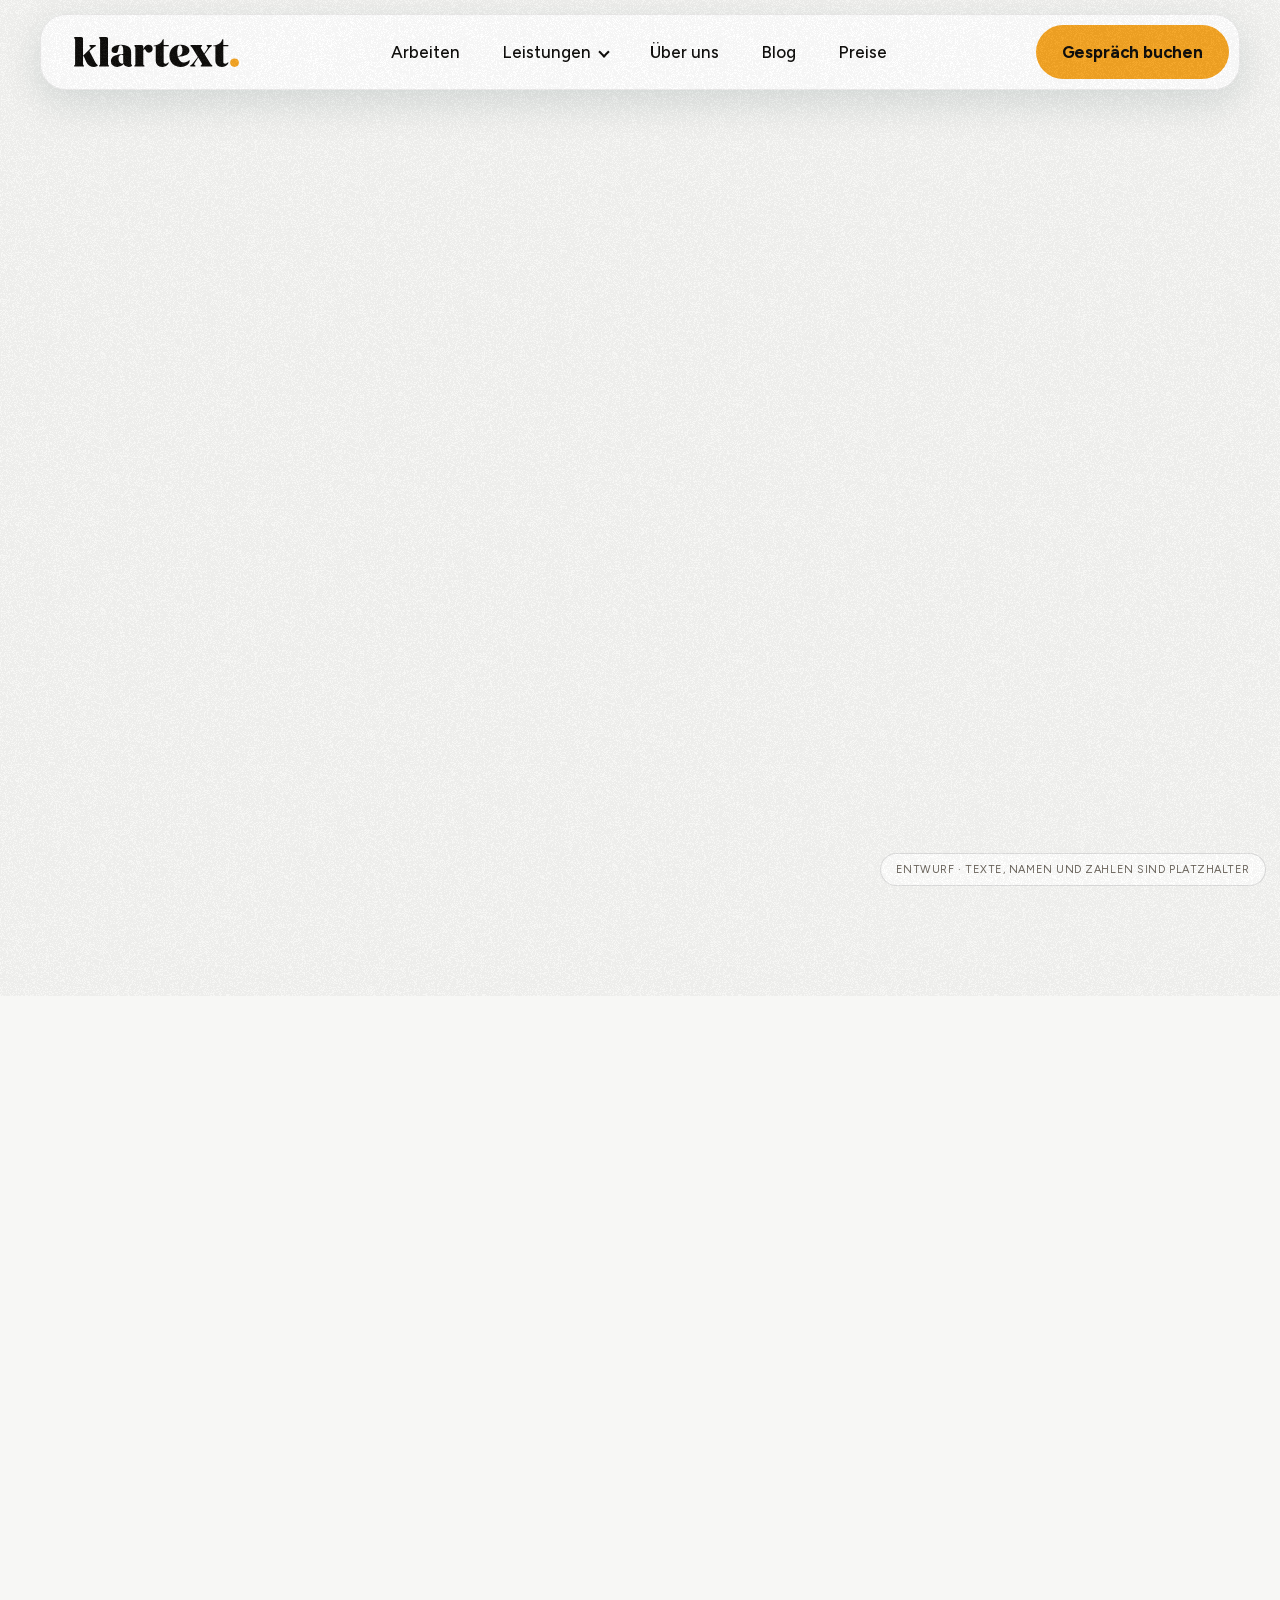
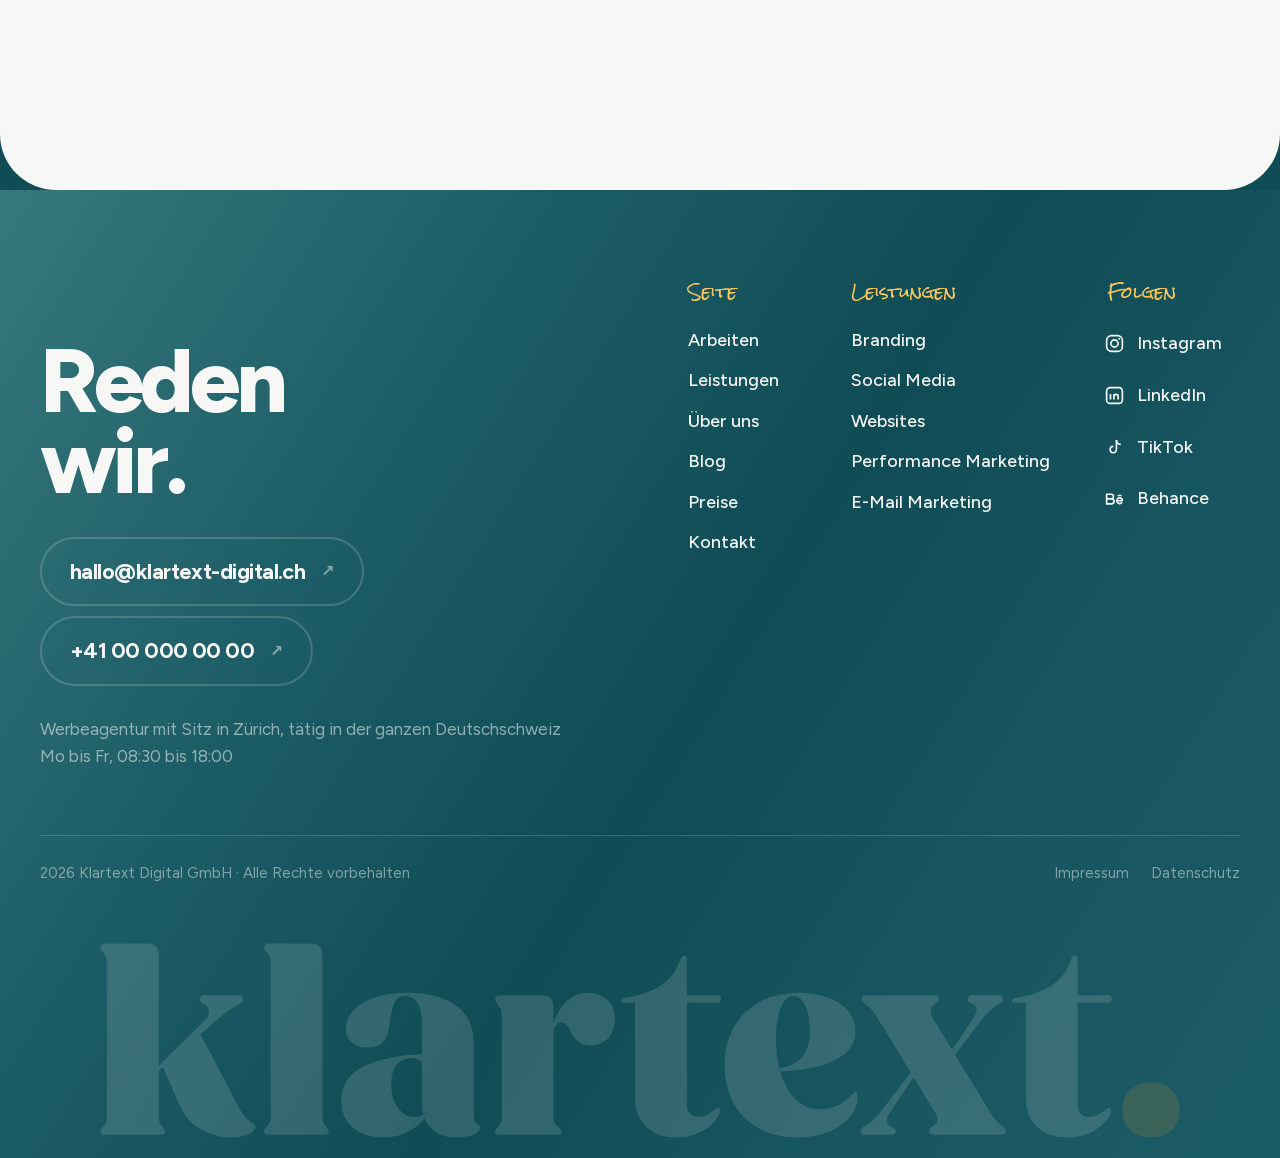
<file: leistungen/index.html>
<!doctype html>
<html lang="de">
<head>
<meta charset="utf-8">
<meta name="viewport" content="width=device-width, initial-scale=1">
<style>
.lader{display:none}
.laedt{overflow:hidden}.laedt body{overflow:hidden}
.laedt .lader{--marke:clamp(40px,8.6vw,124px);--zahl:clamp(28px,4.2vw,62px);--lueck:clamp(14px,1.6vw,26px);position:fixed;inset:0;z-index:200;display:grid;place-items:center;padding:24px;background:linear-gradient(118deg,#062B32 0%,#09363F 11%,#0F4C55 24%,#1C5C66 36%,#36787D 50%,#4A8588 60%,#609999 71%,#8ABABA 83%,#A2C9C7 92%,#ABCDCB 100%);color:#F7F7F5;font-family:Figtree,system-ui,sans-serif;transition:opacity .62s cubic-bezier(.44,0,.56,1)}
/* Waehrend des Ladens liegt das Filmkorn ueber dem Schirm statt
   darunter. Keine zweite Kornebene: die vorhandene wird nur kurz
   hochgezogen — damit stimmt auch der Bildpfad auf jeder Unterseite,
   der steckt in stil.css. */
.laedt .korn{z-index:201}
.lader--weg{opacity:0}
.lader__mitte{display:grid;justify-items:center;transition:transform .62s cubic-bezier(.44,0,.56,1)}
.lader--weg .lader__mitte{transform:translateY(-14px)}
.lader__marke{display:block;line-height:0}.lader__marke img{width:calc(var(--marke)*5.175);max-width:calc(100vw - 48px);height:auto;display:block}

.lader__reihe{display:flex;align-items:center;gap:var(--lueck);width:min(calc(var(--marke)*10.35 + 2*(var(--lueck) + var(--zahl)*3.5)),calc(100vw - 48px));margin-top:clamp(30px,3.4vw,52px)}
.lader__balken{flex:1;height:clamp(6px,.55vw,10px);border-radius:99px;background:rgb(247 247 245/.22);overflow:hidden}
.lader__fuell{display:block;height:100%;width:0;border-radius:99px;background:#F7F7F5}
.lader__zahl{flex:none;width:calc(var(--zahl)*3.5);font-family:'Rock Salt',cursive;font-weight:400;color:#F5A524;font-size:var(--zahl);text-align:left;line-height:1}
.lader__zahl--geist{visibility:hidden}
.lader__wort{margin-top:clamp(24px,2.6vw,38px);text-align:center;font-size:clamp(17px,1.65vw,27px);line-height:1.45;max-width:32ch;color:rgb(247 247 245/.78)}
@media (max-width:720px){.lader__zahl--geist{display:none}.lader__reihe{width:min(calc(var(--marke)*10.35 + var(--lueck) + var(--zahl)*3.5),calc(100vw - 40px))}}
@media (prefers-reduced-motion:reduce){.laedt .lader{transition-duration:.2s}.lader__mitte{transition:none}}
</style>
<meta name="robots" content="noindex, nofollow">
<title>Leistungen | KLARTEXT. Werbeagentur Zürich</title>
<meta name="description" content="Alle Leistungen im Überblick">
<link rel="icon" href="data:image/svg+xml,<svg xmlns='http://www.w3.org/2000/svg' viewBox='0 0 32 32'><rect width='32' height='32' rx='9' fill='%230F4C55'/></svg>">
<link rel="stylesheet" href="../stil.css">
<script>document.documentElement.className+=" laedt";setTimeout(function(){document.documentElement.classList.remove("laedt")},8000);
(function(){var b=new URLSearchParams(location.search).get("breite");if(b)document.documentElement.style.setProperty("--maxw",parseInt(b,10)+"px")})()</script>

<link rel="icon" href="../marke/favicon.svg" type="image/svg+xml">
<link rel="icon" href="../marke/favicon-32.png" sizes="32x32">
<link rel="icon" href="../marke/favicon-dunkel-32.png" sizes="32x32" media="(prefers-color-scheme:dark)">
<link rel="apple-touch-icon" href="../marke/favicon-180.png">
</head>
<body>

<div class="lader" id="lader" aria-hidden="true">
  <div class="lader__mitte">
    <div class="lader__marke"><img src="../marke/wortmarke-negativ.svg" alt="KLARTEXT" width="4105" height="859"></div>
    <div class="lader__reihe">
      <span class="lader__zahl lader__zahl--geist" aria-hidden="true">0%</span>
      <div class="lader__balken"><span class="lader__fuell"></span></div>
      <span class="lader__zahl">0%</span>
    </div>
    <p class="lader__wort"></p>
  </div>
</div>


<div class="korn" aria-hidden="true"></div>

<header class="nav">
  <div class="nav__pille">
    <a class="nav__mark" href="../index.html" aria-label="KLARTEXT — zur Startseite"><img src="../marke/wortmarke.svg" alt="KLARTEXT" width="4105" height="859"></a>
    <nav class="nav__wege" aria-label="Hauptnavigation">
      <a class="mlink" href="../arbeiten/index.html"><span class="mlink__bg" aria-hidden="true"></span><span class="mlink__t">Arbeiten</span><span class="mlink__t mlink__t--neu" aria-hidden="true">Arbeiten</span></a>
      <span class="ndd">
        <a class="mlink ndd__ausloeser" href="../index.html#leistungen" aria-expanded="false">
          <span class="mlink__bg" aria-hidden="true"></span>
          <span class="mlink__t">Leistungen<i class="ndd__chev" aria-hidden="true"></i></span>
          <span class="mlink__t mlink__t--neu" aria-hidden="true">Leistungen<i class="ndd__chev"></i></span>
        </a>
      </span>
      <a class="mlink" href="../ueber-uns.html"><span class="mlink__bg" aria-hidden="true"></span><span class="mlink__t">Über uns</span><span class="mlink__t mlink__t--neu" aria-hidden="true">Über uns</span></a>
      <a class="mlink" href="../blog/index.html"><span class="mlink__bg" aria-hidden="true"></span><span class="mlink__t">Blog</span><span class="mlink__t mlink__t--neu" aria-hidden="true">Blog</span></a>
        <a class="mlink" href="../index.html#preise"><span class="mlink__bg" aria-hidden="true"></span><span class="mlink__t">Preise</span><span class="mlink__t mlink__t--neu" aria-hidden="true">Preise</span></a>
    </nav>
    <a class="knopf knopf--akzent nav__cta" href="../index.html#kontakt">
      <span class="rolle"><span>Gespräch buchen</span><span aria-hidden="true">Gespräch buchen</span></span>
    </a>
  </div>
    <div class="ndd__panel" role="group" aria-label="Leistungen im Überblick" aria-hidden="true">
    <div class="ndd__inhalt">
      <div class="ndd__spalte ndd__spalte--liste">
        <ol class="ndd__liste">
            <li><a href="../leistungen/branding.html" data-i="0"><span class="ndd__nr">01</span><span class="ndd__name">Branding</span><i aria-hidden="true">↗</i></a></li>
            <li><a href="../leistungen/social-media.html" data-i="1"><span class="ndd__nr">02</span><span class="ndd__name">Social Media</span><i aria-hidden="true">↗</i></a></li>
            <li><a href="../leistungen/websites.html" data-i="2"><span class="ndd__nr">03</span><span class="ndd__name">Websites</span><i aria-hidden="true">↗</i></a></li>
            <li><a href="../leistungen/performance.html" data-i="3"><span class="ndd__nr">04</span><span class="ndd__name">Performance Marketing</span><i aria-hidden="true">↗</i></a></li>
            <li><a href="../leistungen/email-marketing.html" data-i="4"><span class="ndd__nr">05</span><span class="ndd__name">E-Mail Marketing</span><i aria-hidden="true">↗</i></a></li>
            </ol>
        <a class="ndd__fuss" href="../leistungen/index.html" tabindex="-1">Alle Leistungen <i aria-hidden="true">↗</i></a>
      </div>
      <div class="ndd__vorschau" aria-hidden="true">
            <div class="ndd__bild">
          <img src="../bilder/dienst-1.jpg" alt="" class="ist">
          <img src="../bilder/dienst-2.jpg" alt="">
          <img src="../bilder/dienst-3.jpg" alt="">
          <img src="../bilder/dienst-4.jpg" alt="">
          <img src="../bilder/dienst-5.jpg" alt="">
            </div>
            <div class="ndd__saetze">
          <div class="ndd__satz ist"><b>Positionierung, die sitzt</b><span>Markenstrategie, Wortmarke, Farb- und Schriftsystem, Bildsprache und ein Brand Guide, mit dem euer Team selbst weiterarbeitet.</span></div>
          <div class="ndd__satz"><b>Regelmässig statt sporadisch</b><span>Redaktionsplan für Instagram, TikTok und LinkedIn, Produktion im festen Takt und eine Community, die betreut wird.</span></div>
          <div class="ndd__satz"><b>Auftritte, die verkaufen</b><span>Konzept, Gestaltung und Umsetzung. Schnell, auffindbar und so gebaut, dass ihr Inhalte selbst pflegen könnt.</span></div>
          <div class="ndd__satz"><b>Budget, das arbeitet</b><span>Google Ads, Meta Ads, TikTok Ads und LinkedIn Ads mit sauberem Tracking und laufender Optimierung.</span></div>
          <div class="ndd__satz"><b>Der Kanal, der euch gehört</b><span>Newsletter, automatisierte Strecken und Segmentierung. Keine Plattform dazwischen, keine Reichweite auf Miete.</span></div>
            </div>
          </div>
      <aside class="ndd__karte">
        <p class="brush">Unsicher?</p>
        <p class="ndd__karte-titel">Wir sortieren das in 15&nbsp;Minuten.</p>
        <p class="ndd__karte-text">Kurzes Gespräch, ehrliche Einschätzung.
          Auch wenn am Ende nichts daraus wird.</p>
        <a class="knopf knopf--akzent" href="../index.html#kontakt" tabindex="-1">Gespräch buchen</a>
      </aside>
    </div>
  </div>
</header>

<main>
  <section class="unter">
    <a class="zurueck" href="../index.html" data-rein>
      <i aria-hidden="true">←</i><span>Zur Startseite</span></a>
    <span class="chip" data-rein>Leistungen</span>
    <h1 data-rein-zeilen><span>Was wir für euch können.</span></h1>
    <p class="brush" data-rein>Fünf Felder, ein Handschlag.</p>
  </section>

  <section class="uebersicht">
    <div class="blog__raster">
      <a class="beitrag" href="branding.html" data-rein>
        <div class="maske"><img src="../bilder/dienst-1.jpg" alt="" loading="lazy"></div>
        <span class="datum">Leistung 01</span>
        <h3>Branding</h3>
      </a>
      <a class="beitrag" href="social-media.html" data-rein>
        <div class="maske"><img src="../bilder/dienst-2.jpg" alt="" loading="lazy"></div>
        <span class="datum">Leistung 02</span>
        <h3>Social Media</h3>
      </a>
      <a class="beitrag" href="websites.html" data-rein>
        <div class="maske"><img src="../bilder/dienst-3.jpg" alt="" loading="lazy"></div>
        <span class="datum">Leistung 03</span>
        <h3>Websites</h3>
      </a>
      <a class="beitrag" href="performance.html" data-rein>
        <div class="maske"><img src="../bilder/dienst-4.jpg" alt="" loading="lazy"></div>
        <span class="datum">Leistung 04</span>
        <h3>Performance Marketing</h3>
      </a>
      <a class="beitrag" href="email-marketing.html" data-rein>
        <div class="maske"><img src="../bilder/dienst-5.jpg" alt="" loading="lazy"></div>
        <span class="datum">Leistung 05</span>
        <h3>E-Mail Marketing</h3>
      </a>
    </div>
  </section>

  <section class="ruf">
    <div class="ruf__karte ruf__karte--knapp" data-rein>
      <div class="ruf__wort">
        <p class="brush">Auf ein Wort</p>
        <h2>Reden wir über<br>euer Projekt.</h2>
        <p class="ruf__text">Fünfzehn Minuten, ehrliche Einschätzung,
          keine Verpflichtung.</p>
        <a class="knopf knopf--akzent gross" href="../index.html#kontakt">
          <span class="rolle"><span>Gespräch buchen</span><span aria-hidden="true">Gespräch buchen</span></span>
        </a>
      </div>
    </div>
  </section>
</main>

<footer class="fuss">
  <div class="fuss__oben">
    <div class="fuss__reden">
      <p class="brush">Auf ein Wort</p>
      <h2>Reden<br>wir.</h2>
      <div class="fuss__kontakt">
        <a class="fuss__gross" href="mailto:hallo@klartext-digital.ch">
          <span>hallo@klartext-digital.ch</span><i aria-hidden="true">↗</i></a>
        <a class="fuss__gross" href="tel:+41000000000">
          <span>+41 00 000 00 00</span><i aria-hidden="true">↗</i></a>
      </div>
      <p class="fuss__ort">Werbeagentur mit Sitz in Zürich, tätig in der ganzen Deutschschweiz<br>
        Mo bis Fr, 08:30 bis 18:00</p>
    </div>

    <div class="fuss__spalten">
      <nav class="fuss__spalte">
        <p class="fuss__kopf">Seite</p>
        <a class="mlink" href="../arbeiten/index.html"><span class="mlink__bg" aria-hidden="true"></span><span class="mlink__t">Arbeiten</span><span class="mlink__t mlink__t--neu" aria-hidden="true">Arbeiten</span></a>
        <a class="mlink" href="../leistungen/index.html"><span class="mlink__bg" aria-hidden="true"></span><span class="mlink__t">Leistungen</span><span class="mlink__t mlink__t--neu" aria-hidden="true">Leistungen</span></a>
        <a class="mlink" href="../ueber-uns.html"><span class="mlink__bg" aria-hidden="true"></span><span class="mlink__t">Über uns</span><span class="mlink__t mlink__t--neu" aria-hidden="true">Über uns</span></a>
        <a class="mlink" href="../blog/index.html"><span class="mlink__bg" aria-hidden="true"></span><span class="mlink__t">Blog</span><span class="mlink__t mlink__t--neu" aria-hidden="true">Blog</span></a>
        <a class="mlink" href="../index.html#preise"><span class="mlink__bg" aria-hidden="true"></span><span class="mlink__t">Preise</span><span class="mlink__t mlink__t--neu" aria-hidden="true">Preise</span></a>
        <a class="mlink" href="../index.html#kontakt"><span class="mlink__bg" aria-hidden="true"></span><span class="mlink__t">Kontakt</span><span class="mlink__t mlink__t--neu" aria-hidden="true">Kontakt</span></a>
      </nav>
      <nav class="fuss__spalte">
        <p class="fuss__kopf">Leistungen</p>
        <a class="mlink" href="../leistungen/branding.html"><span class="mlink__bg" aria-hidden="true"></span><span class="mlink__t">Branding</span><span class="mlink__t mlink__t--neu" aria-hidden="true">Branding</span></a>
        <a class="mlink" href="../leistungen/social-media.html"><span class="mlink__bg" aria-hidden="true"></span><span class="mlink__t">Social Media</span><span class="mlink__t mlink__t--neu" aria-hidden="true">Social Media</span></a>
        <a class="mlink" href="../leistungen/websites.html"><span class="mlink__bg" aria-hidden="true"></span><span class="mlink__t">Websites</span><span class="mlink__t mlink__t--neu" aria-hidden="true">Websites</span></a>
        <a class="mlink" href="../leistungen/performance.html"><span class="mlink__bg" aria-hidden="true"></span><span class="mlink__t">Performance Marketing</span><span class="mlink__t mlink__t--neu" aria-hidden="true">Performance Marketing</span></a>
        <a class="mlink" href="../leistungen/email-marketing.html"><span class="mlink__bg" aria-hidden="true"></span><span class="mlink__t">E-Mail Marketing</span><span class="mlink__t mlink__t--neu" aria-hidden="true">E-Mail Marketing</span></a>
      </nav>
      <div class="fuss__spalte">
        <p class="fuss__kopf">Folgen</p>
        <div class="fuss__sozial">
          <a href="../index.html" aria-label="Instagram"><svg viewBox="0 0 24 24" width="21" height="21" fill="none" stroke="currentColor" stroke-width="1.9"><rect x="3" y="3" width="18" height="18" rx="5.4"/><circle cx="12" cy="12" r="4.1"/><circle cx="17.4" cy="6.6" r="1.1" fill="currentColor" stroke="none"/></svg><span>Instagram</span></a>
          <a href="../index.html" aria-label="LinkedIn"><svg viewBox="0 0 24 24" width="21" height="21" fill="none" stroke="currentColor" stroke-width="1.9"><rect x="3" y="3" width="18" height="18" rx="4"/><path d="M7.4 10.4v6.2M7.4 7.6v.1M11.4 16.6v-3.4a2.4 2.4 0 0 1 4.8 0v3.4M11.4 16.6v-6.2"/></svg><span>LinkedIn</span></a>
          <a href="../index.html" aria-label="TikTok"><svg viewBox="0 0 24 24" width="21" height="21" fill="none" stroke="currentColor" stroke-width="1.9" stroke-linejoin="round"><path d="M14.2 3.5v10.9a3.6 3.6 0 1 1-3.6-3.6"/><path d="M14.2 3.5a5 5 0 0 0 5 5"/></svg><span>TikTok</span></a>
          <a href="../index.html" aria-label="Behance"><svg viewBox="0 0 24 24" width="21" height="21" fill="none" stroke="currentColor" stroke-width="1.9" stroke-linejoin="round"><path d="M3 6h5.2a2.6 2.6 0 0 1 0 5.2H3zM3 11.2h5.6a2.9 2.9 0 0 1 0 5.8H3zM14.6 13.4h6.4a3.2 3.2 0 0 0-6.4 0 3.2 3.2 0 0 0 5.9 1.7M15.6 7.4h4.4"/></svg><span>Behance</span></a>
        </div>
      </div>
    </div>
  </div>

  <div class="fuss__recht">
    <p>2026 Klartext Digital GmbH · Alle Rechte vorbehalten</p>
    <nav>
      <a href="../recht/impressum.html">Impressum</a>
      <a href="../recht/datenschutz.html">Datenschutz</a>
    </nav>
  </div>

  <!-- Riesige Wortmarke als Grafik, unten angeschnitten -->
  <div class="fuss__wortmarke" aria-hidden="true"><img src="../marke/wortmarke-negativ.svg" alt="" width="4105" height="859"></div>
</footer>

<div class="demo">Entwurf · Texte, Namen und Zahlen sind Platzhalter</div>

<script src="../js/lenis.min.js"></script>
<script src="../js/gsap.min.js"></script>
<script src="../js/ScrollTrigger.min.js"></script>
<script src="../lader.js"></script>
<script src="../bewegung.js"></script>
<script src="../zeiger.js"></script>
</body>
</html>
</file>
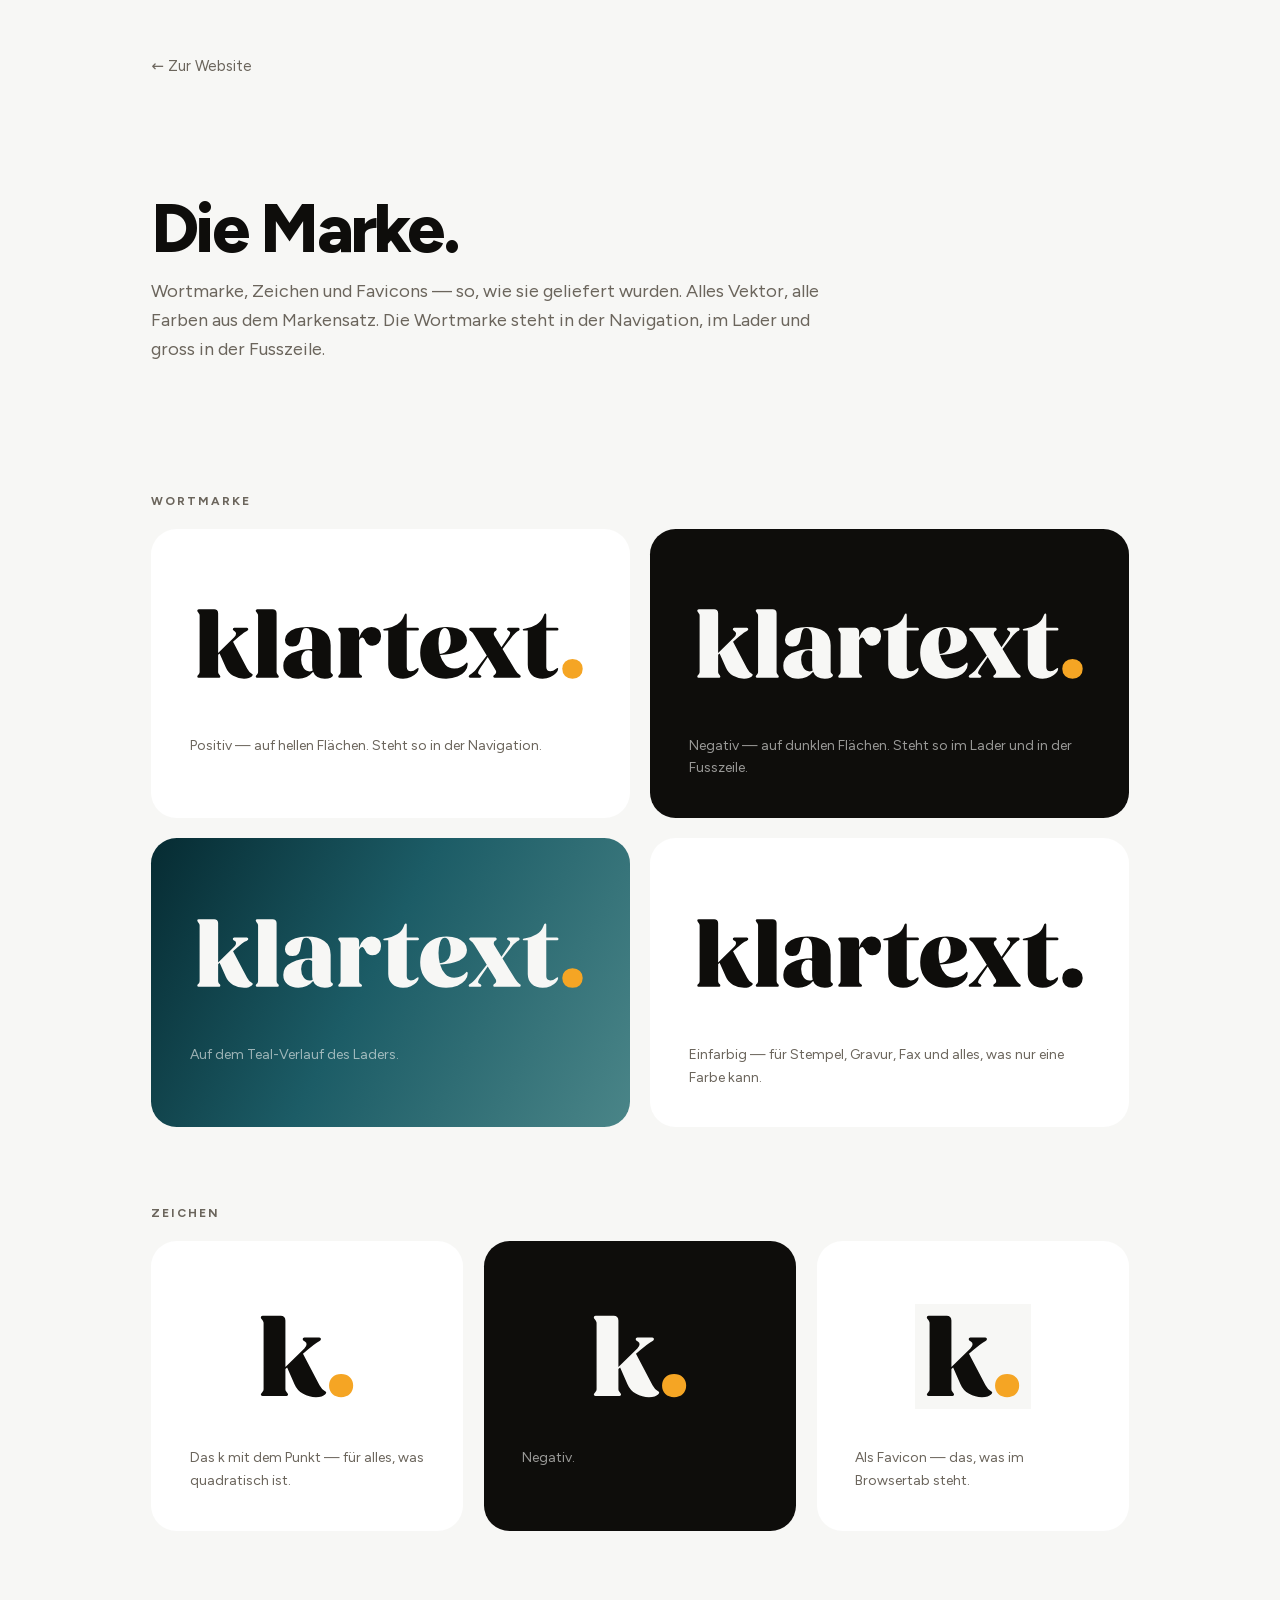
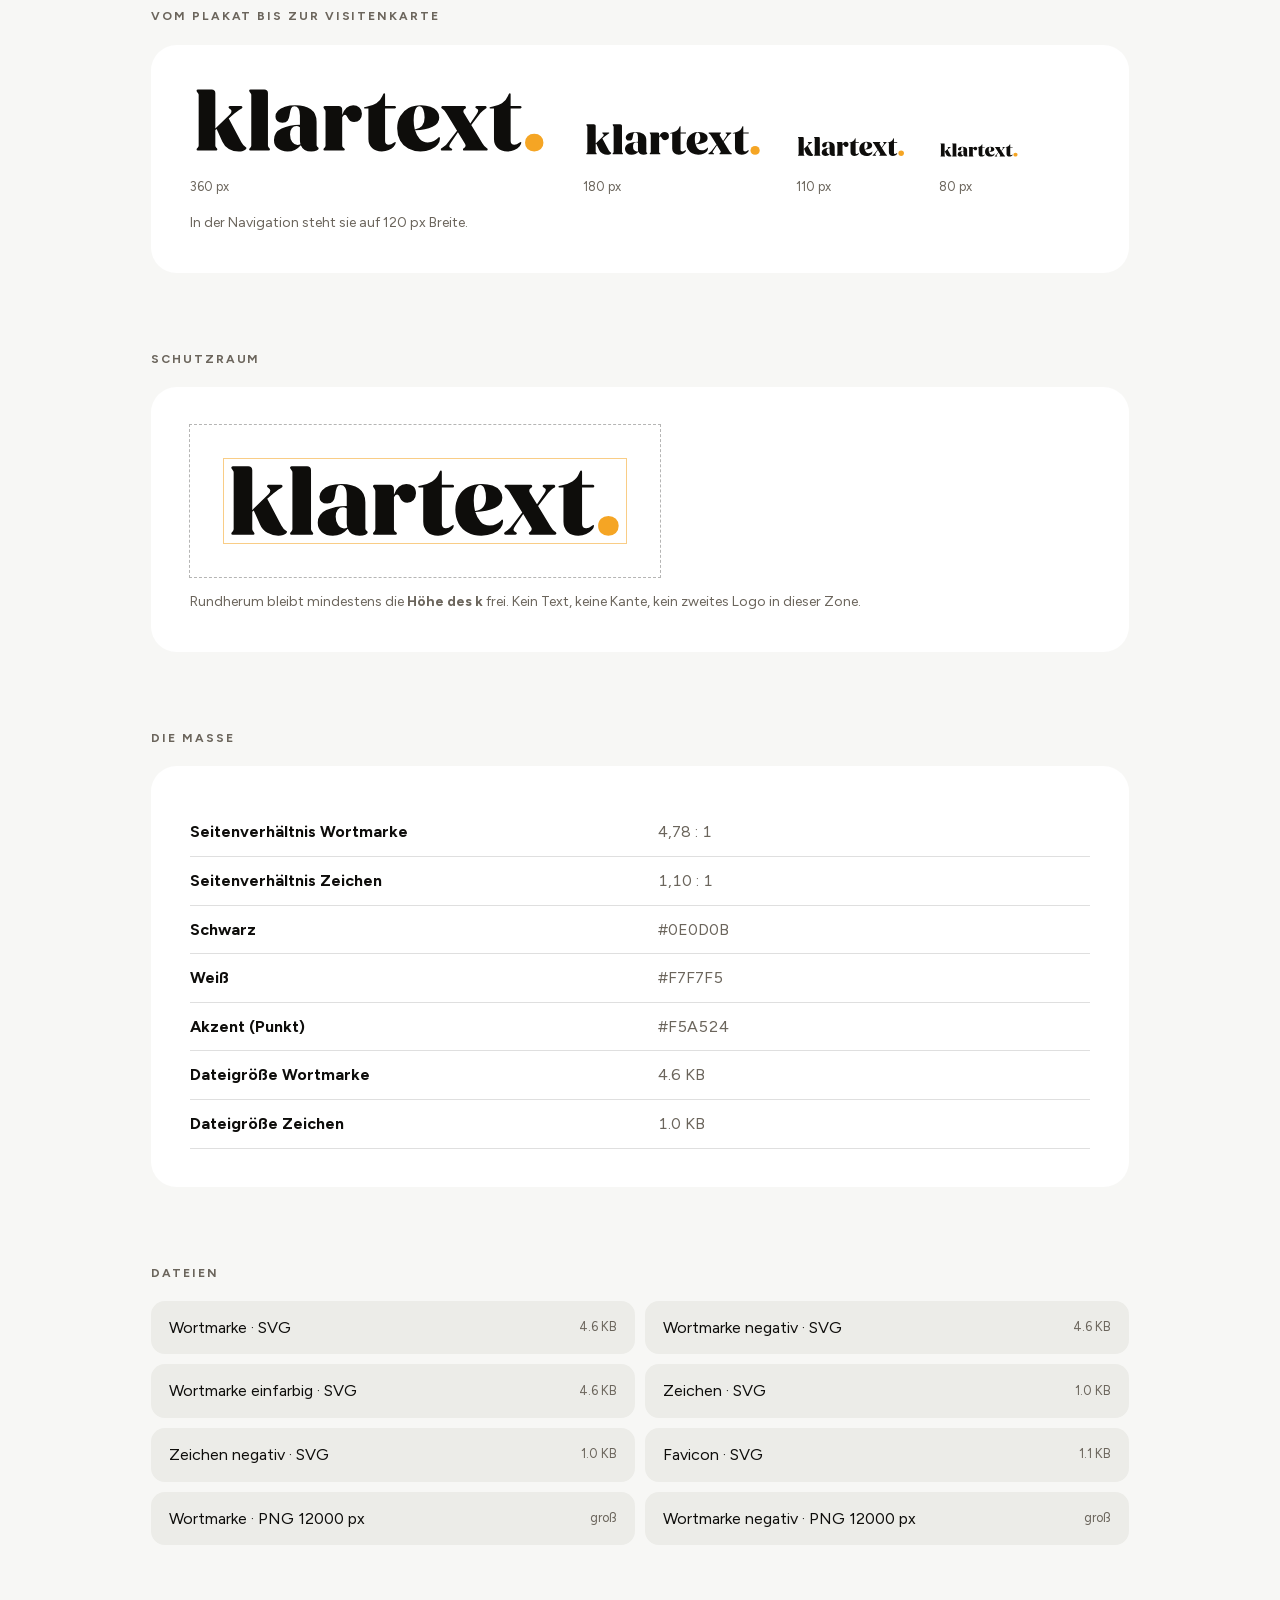
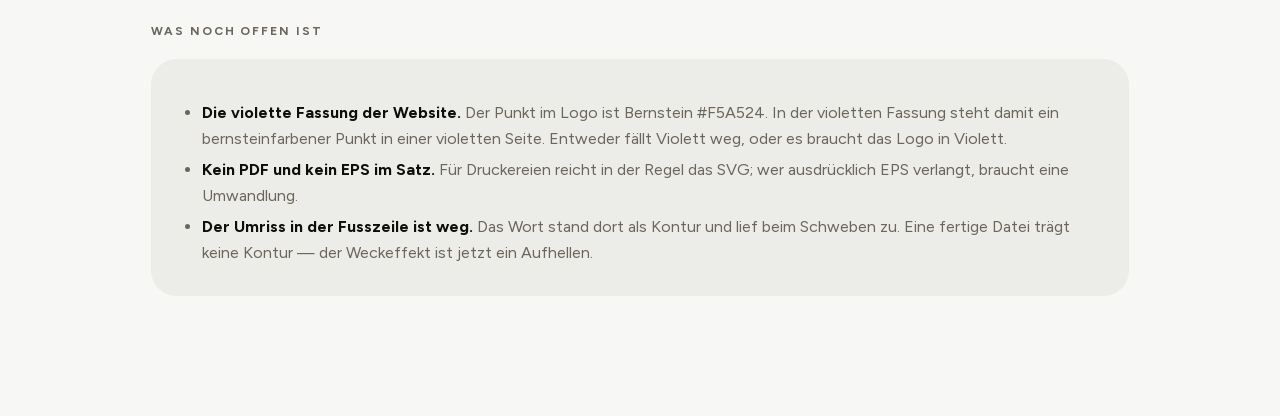
<file: marke.html>
<!doctype html>
<html lang="de">
<head>
<meta charset="utf-8">
<meta name="viewport" content="width=device-width,initial-scale=1">
<meta name="robots" content="noindex, nofollow">
<title>Marke | KLARTEXT.</title>
<meta name="description" content="Das KLARTEXT-Logo: Wortmarke, Zeichen, Favicons, Masse und Dateien.">
<link rel="icon" href="marke/favicon.svg" type="image/svg+xml">
<link rel="icon" href="marke/favicon-32.png" sizes="32x32">
<link rel="apple-touch-icon" href="marke/favicon-180.png">
<link rel="preload" href="fonts/figtree-latin.woff2" as="font" type="font/woff2" crossorigin>
<style>
@font-face{font-family:Figtree;src:url(fonts/figtree-latin.woff2) format('woff2');
  font-weight:400 900;font-display:swap}
:root{--creme:#F7F7F5;--creme-2:#ECECE8;--creme-3:#FFFFFF;--tinte:#0E0D0B;
  --grau:#6B655C;--linie:rgb(14 13 11 / .13);--akzent:#F5A524;
  --pad:clamp(20px,4vw,56px);--r:clamp(20px,2vw,30px)}
*{margin:0;padding:0;box-sizing:border-box}
body{background:var(--creme);color:var(--tinte);font-family:Figtree,system-ui,sans-serif;
  font-size:18px;line-height:1.6;-webkit-font-smoothing:antialiased}
main{max-width:1080px;margin:0 auto;padding:var(--pad) var(--pad) 120px}
.kopf{padding:clamp(40px,7vw,90px) 0 clamp(30px,4vw,54px)}
.kopf p{color:var(--grau);max-width:62ch;margin-top:14px}
h1{font-size:clamp(34px,6vw,68px);font-weight:800;letter-spacing:-.04em;line-height:1.02}
h2{font-size:12px;font-weight:700;letter-spacing:.16em;text-transform:uppercase;
  color:var(--grau);margin-bottom:18px}
section{margin-top:clamp(46px,6vw,86px)}
.karte{background:var(--creme-3);border-radius:var(--r);padding:clamp(24px,3vw,44px)}
.karte--dunkel{background:var(--tinte)}
.karte--teal{background:linear-gradient(118deg,#062B32,#1C5C66 46%,#4A8588)}
.karte--orange{background:var(--akzent)}
.reihe{display:grid;gap:clamp(14px,1.6vw,22px)}
@media (min-width:760px){.reihe--zwei{grid-template-columns:1fr 1fr}
  .reihe--drei{grid-template-columns:repeat(3,1fr)}}
.zeigen{display:flex;align-items:center;justify-content:center;
  min-height:clamp(100px,12vw,164px)}
.zeigen img{width:min(100%,400px);height:auto;display:block}
.zeigen--klein img{width:min(100%,116px)}
.bez{font-size:14px;color:var(--grau);margin-top:14px}
.karte--dunkel .bez,.karte--teal .bez{color:rgb(247 247 245 / .6)}
.karte--orange .bez{color:rgb(14 13 11 / .68)}
.staffel{display:flex;align-items:flex-end;gap:clamp(18px,2.6vw,36px);flex-wrap:wrap}
.staffel figure{margin:0}
.staffel figcaption{font-size:13px;color:var(--grau);margin-top:10px}
.schutz{position:relative;display:block;width:min(100%,470px);padding:var(--e);
  outline:1px dashed rgb(14 13 11 / .3);--e:34px}
.schutz img{display:block;width:100%;height:auto}
.schutz::before{content:"";position:absolute;inset:var(--e);
  outline:1px solid rgb(245 165 36 / .55)}
table{width:100%;border-collapse:collapse;margin-top:4px}
th,td{text-align:left;padding:11px 0;border-bottom:1px solid var(--linie);font-size:16px}
th{font-weight:700;width:52%}
td{color:var(--grau);font-variant-numeric:tabular-nums}
.dateien{display:grid;gap:10px;margin-top:6px}
@media (min-width:680px){.dateien{grid-template-columns:1fr 1fr}}
.datei{display:flex;align-items:center;justify-content:space-between;gap:14px;
  padding:14px 18px;background:var(--creme-2);border-radius:14px;color:var(--tinte);
  text-decoration:none;font-size:16px;transition:background .18s ease,transform .18s ease}
.datei:hover{background:var(--akzent);transform:translateY(-2px)}
.datei span:last-child{font-size:13px;color:var(--grau);white-space:nowrap}
.datei:hover span:last-child{color:rgb(14 13 11 / .66)}
.hinweis{background:var(--creme-2);border-radius:var(--r);padding:clamp(20px,2.4vw,32px);
  font-size:16px;color:var(--grau)}
.hinweis b{color:var(--tinte)}
.hinweis ul{margin:10px 0 0 20px}
.hinweis li{margin-top:6px}
.zurueck{display:inline-block;margin-bottom:26px;font-size:15px;color:var(--grau);
  text-decoration:none}
.zurueck:hover{color:var(--tinte)}
</style>
</head>
<body>
<main>
  <a class="zurueck" href="index.html">&larr; Zur Website</a>

  <header class="kopf">
    <h1>Die Marke.</h1>
    <p>Wortmarke, Zeichen und Favicons — so, wie sie geliefert wurden.
      Alles Vektor, alle Farben aus dem Markensatz. Die Wortmarke steht in
      der Navigation, im Lader und gross in der Fusszeile.</p>
  </header>

  <section>
    <h2>Wortmarke</h2>
    <div class="reihe reihe--zwei">
      <div class="karte">
        <div class="zeigen"><img src="marke/wortmarke.svg" alt="KLARTEXT Wortmarke"></div>
        <p class="bez">Positiv — auf hellen Fl&auml;chen. Steht so in der Navigation.</p>
      </div>
      <div class="karte karte--dunkel">
        <div class="zeigen"><img src="marke/wortmarke-negativ.svg" alt="KLARTEXT Wortmarke negativ"></div>
        <p class="bez">Negativ — auf dunklen Fl&auml;chen. Steht so im Lader und in der Fusszeile.</p>
      </div>
      <div class="karte karte--teal">
        <div class="zeigen"><img src="marke/wortmarke-negativ.svg" alt=""></div>
        <p class="bez">Auf dem Teal-Verlauf des Laders.</p>
      </div>
      <div class="karte">
        <div class="zeigen"><img src="marke/wortmarke-einfarbig.svg" alt="KLARTEXT Wortmarke einfarbig"></div>
        <p class="bez">Einfarbig — f&uuml;r Stempel, Gravur, Fax und alles, was nur eine Farbe kann.</p>
      </div>
    </div>
  </section>

  <section>
    <h2>Zeichen</h2>
    <div class="reihe reihe--drei">
      <div class="karte">
        <div class="zeigen zeigen--klein"><img src="marke/zeichen.svg" alt="KLARTEXT Zeichen"></div>
        <p class="bez">Das k mit dem Punkt — f&uuml;r alles, was quadratisch ist.</p>
      </div>
      <div class="karte karte--dunkel">
        <div class="zeigen zeigen--klein"><img src="marke/zeichen-negativ.svg" alt=""></div>
        <p class="bez">Negativ.</p>
      </div>
      <div class="karte">
        <div class="zeigen zeigen--klein"><img src="marke/favicon.svg" alt="Favicon"></div>
        <p class="bez">Als Favicon — das, was im Browsertab steht.</p>
      </div>
    </div>
  </section>

  <section>
    <h2>Vom Plakat bis zur Visitenkarte</h2>
    <div class="karte">
      <div class="staffel">
        <figure><img src="marke/wortmarke.svg" style="width:360px" alt=""><figcaption>360 px</figcaption></figure>
        <figure><img src="marke/wortmarke.svg" style="width:180px" alt=""><figcaption>180 px</figcaption></figure>
        <figure><img src="marke/wortmarke.svg" style="width:110px" alt=""><figcaption>110 px</figcaption></figure>
        <figure><img src="marke/wortmarke.svg" style="width:80px" alt=""><figcaption>80 px</figcaption></figure>
      </div>
      <p class="bez">In der Navigation steht sie auf 120 px Breite.</p>
    </div>
  </section>

  <section>
    <h2>Schutzraum</h2>
    <div class="karte">
      <div class="schutz"><img src="marke/wortmarke.svg" alt=""></div>
      <p class="bez">Rundherum bleibt mindestens die <b>H&ouml;he des k</b> frei.
        Kein Text, keine Kante, kein zweites Logo in dieser Zone.</p>
    </div>
  </section>

  <section>
    <h2>Die Masse</h2>
    <div class="karte">
      <table>
        <tr><th>Seitenverh&auml;ltnis Wortmarke</th><td>4,78 : 1</td></tr>
        <tr><th>Seitenverh&auml;ltnis Zeichen</th><td>1,10 : 1</td></tr>
        <tr><th>Schwarz</th><td>#0E0D0B</td></tr>
        <tr><th>Wei&szlig;</th><td>#F7F7F5</td></tr>
        <tr><th>Akzent (Punkt)</th><td>#F5A524</td></tr>
        <tr><th>Dateigr&ouml;&szlig;e Wortmarke</th><td>4.6 KB</td></tr>
        <tr><th>Dateigr&ouml;&szlig;e Zeichen</th><td>1.0 KB</td></tr>
      </table>
    </div>
  </section>

  <section>
    <h2>Dateien</h2>
    <div class="dateien">
      <a class="datei" href="marke/wortmarke.svg" download><span>Wortmarke &middot; SVG</span><span>4.6 KB</span></a>
      <a class="datei" href="marke/wortmarke-negativ.svg" download><span>Wortmarke negativ &middot; SVG</span><span>4.6 KB</span></a>
      <a class="datei" href="marke/wortmarke-einfarbig.svg" download><span>Wortmarke einfarbig &middot; SVG</span><span>4.6 KB</span></a>
      <a class="datei" href="marke/zeichen.svg" download><span>Zeichen &middot; SVG</span><span>1.0 KB</span></a>
      <a class="datei" href="marke/zeichen-negativ.svg" download><span>Zeichen negativ &middot; SVG</span><span>1.0 KB</span></a>
      <a class="datei" href="marke/favicon.svg" download><span>Favicon &middot; SVG</span><span>1.1 KB</span></a>
      <a class="datei" href="marke/wortmarke-gross.png" download><span>Wortmarke &middot; PNG 12000 px</span><span>gro&szlig;</span></a>
      <a class="datei" href="marke/wortmarke-negativ-gross.png" download><span>Wortmarke negativ &middot; PNG 12000 px</span><span>gro&szlig;</span></a>
    </div>
  </section>

  <section>
    <h2>Was noch offen ist</h2>
    <div class="hinweis">
      <ul>
        <li><b>Die violette Fassung der Website.</b> Der Punkt im Logo ist
          Bernstein #F5A524. In der violetten Fassung steht damit ein
          bernsteinfarbener Punkt in einer violetten Seite. Entweder f&auml;llt
          Violett weg, oder es braucht das Logo in Violett.</li>
        <li><b>Kein PDF und kein EPS im Satz.</b> F&uuml;r Druckereien reicht in
          der Regel das SVG; wer ausdr&uuml;cklich EPS verlangt, braucht eine
          Umwandlung.</li>
        <li><b>Der Umriss in der Fusszeile ist weg.</b> Das Wort stand dort als
          Kontur und lief beim Schweben zu. Eine fertige Datei tr&auml;gt keine
          Kontur — der Weckeffekt ist jetzt ein Aufhellen.</li>
      </ul>
    </div>
  </section>
</main>
</body>
</html>
</file>
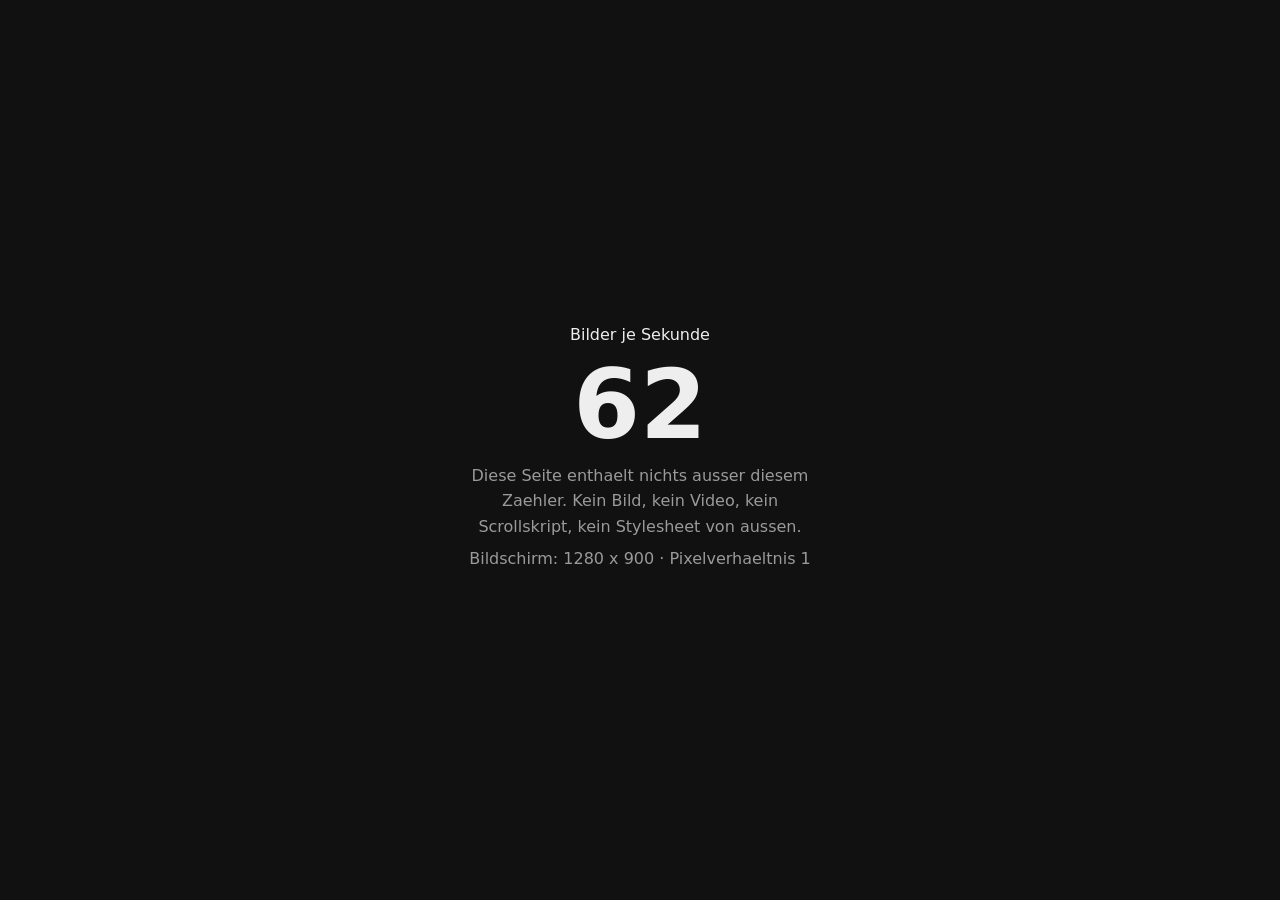
<file: takt.html>
<!doctype html>
<html lang="de"><head><meta charset="utf-8">
<meta name="viewport" content="width=device-width,initial-scale=1">
<meta name="robots" content="noindex,nofollow">
<title>Bildtakt messen</title>
<style>
  html,body{margin:0;height:100%;background:#111;color:#eee;
    font:16px/1.6 -apple-system,system-ui,sans-serif;
    display:grid;place-items:center;text-align:center}
  b{display:block;font-size:96px;line-height:1;font-weight:800;margin:.1em 0}
  p{max-width:34ch;color:#9a9a9a;margin:.4em auto}
</style></head><body>
<div>
  <span>Bilder je Sekunde</span>
  <b id="z">–</b>
  <p>Diese Seite enthaelt nichts ausser diesem Zaehler.
     Kein Bild, kein Video, kein Scrollskript, kein Stylesheet von aussen.</p>
  <p id="h"></p>
</div>
<script>
/* Reiner Vergleichswert: was schafft dieser Browser auf einer voellig
   leeren Seite? Ist die Zahl hier ebenfalls 30, liegt es nicht an
   unserer Seite, sondern am Browser oder am Geraet. */
var n=0,t0=performance.now(),z=document.getElementById('z');
(function takt(t){
  n++;
  if(t-t0>=1000){z.textContent=Math.round(n*1000/(t-t0));n=0;t0=t}
  requestAnimationFrame(takt);
})(t0);
document.getElementById('h').textContent =
  'Bildschirm: ' + screen.width + ' x ' + screen.height +
  ' \u00b7 Pixelverhaeltnis ' + (window.devicePixelRatio||1);
</script>
</body></html>
</file>
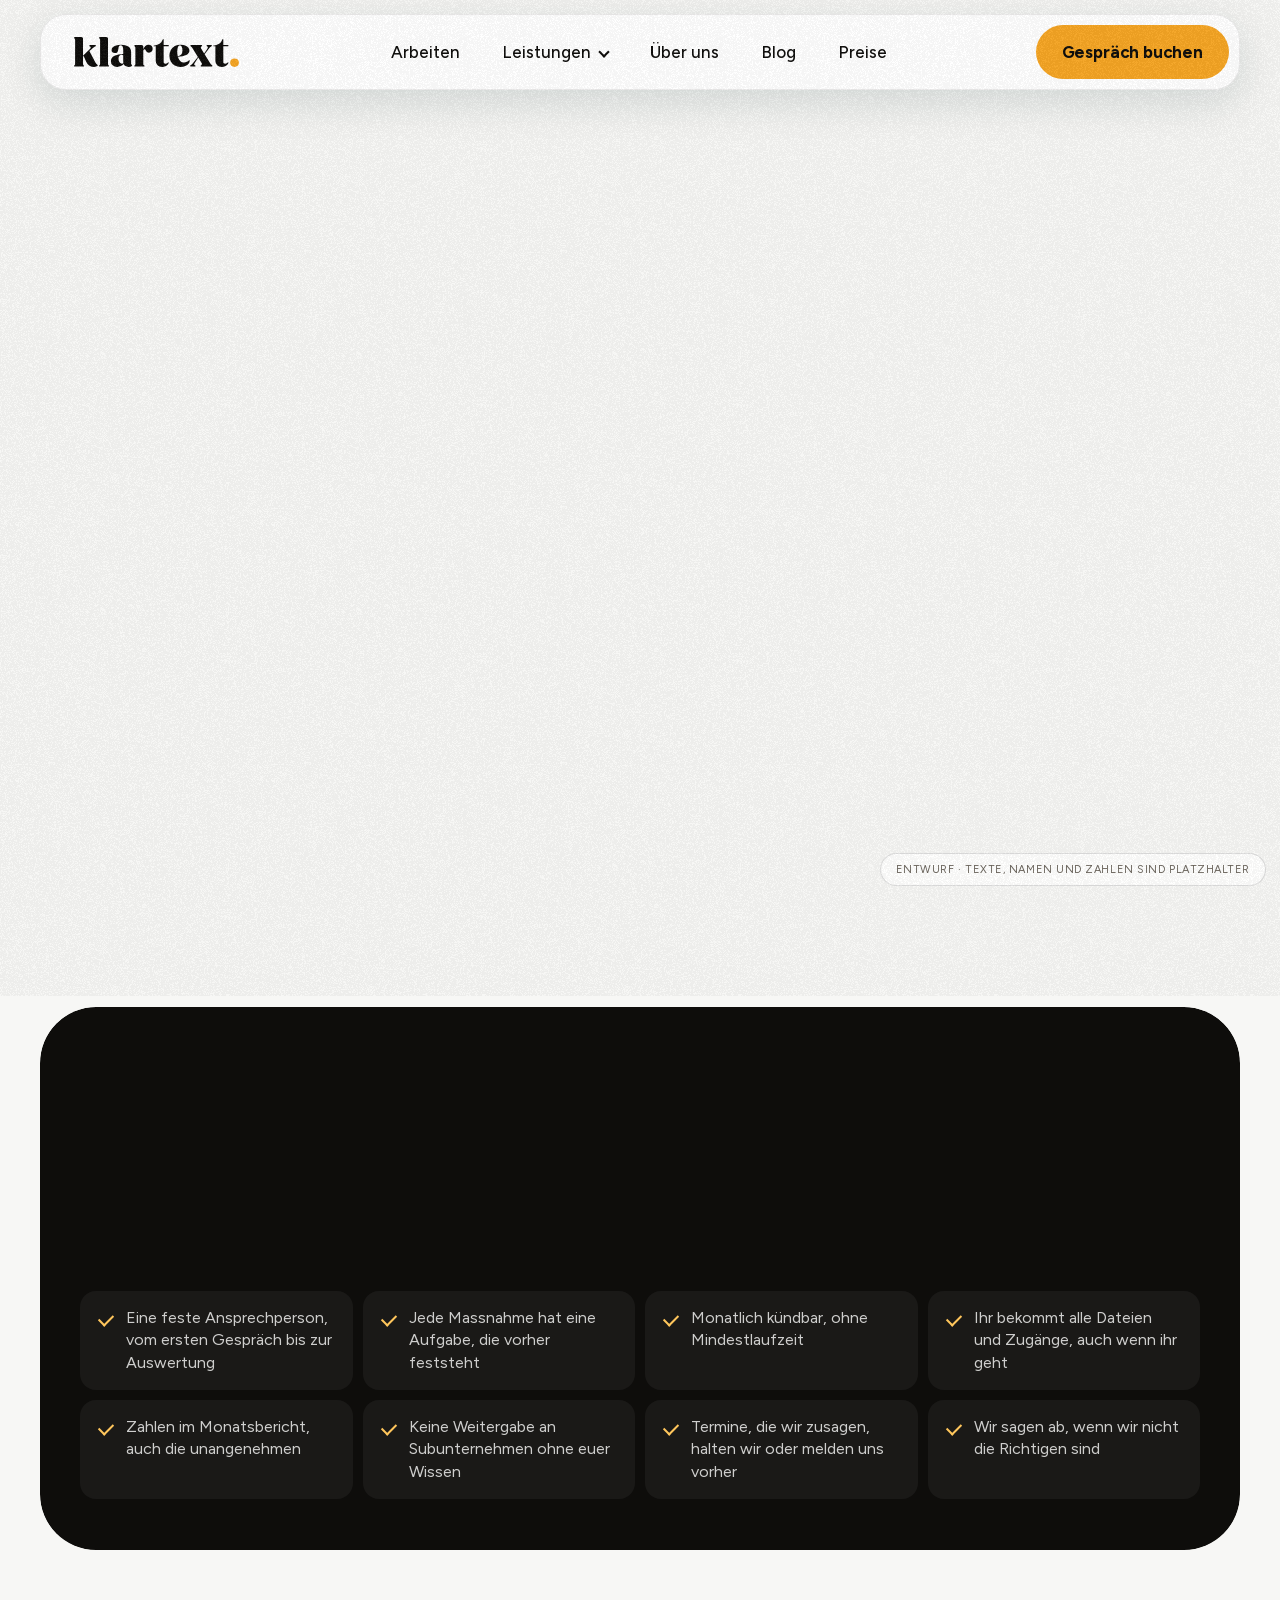
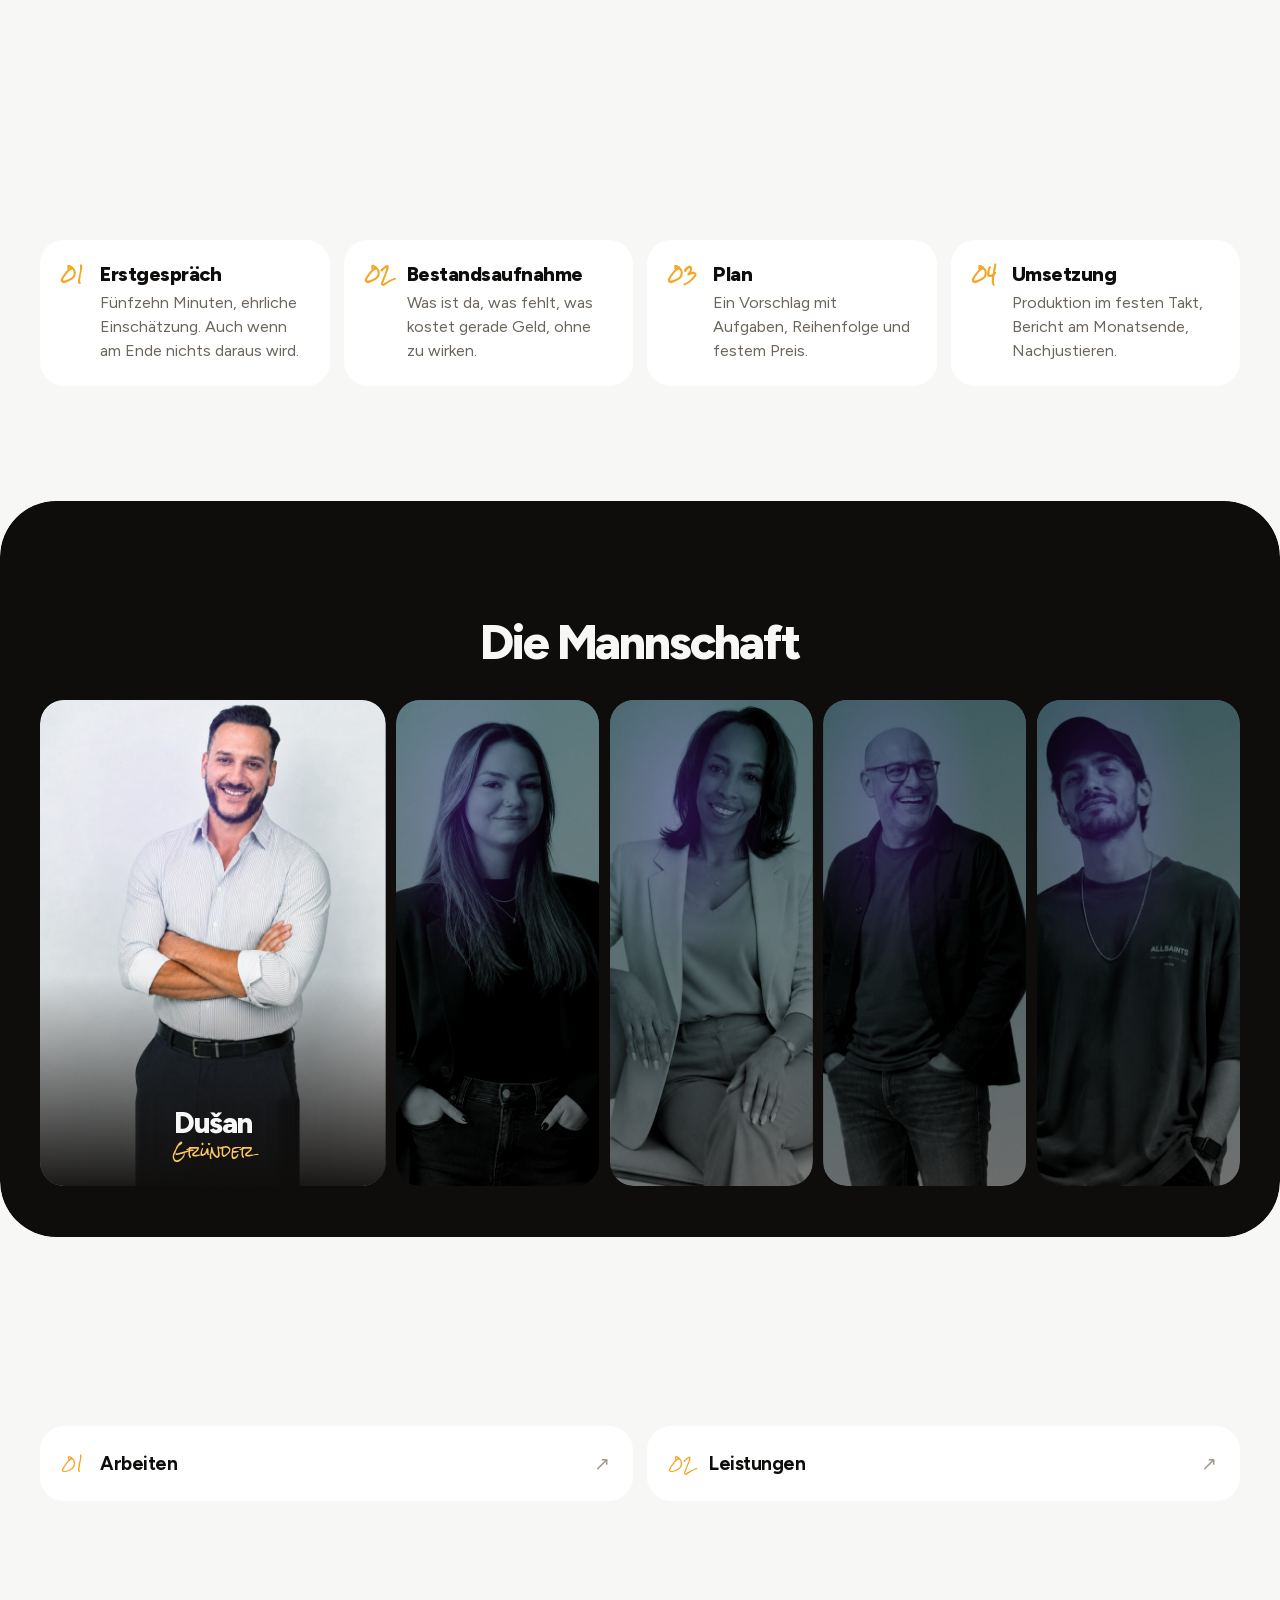
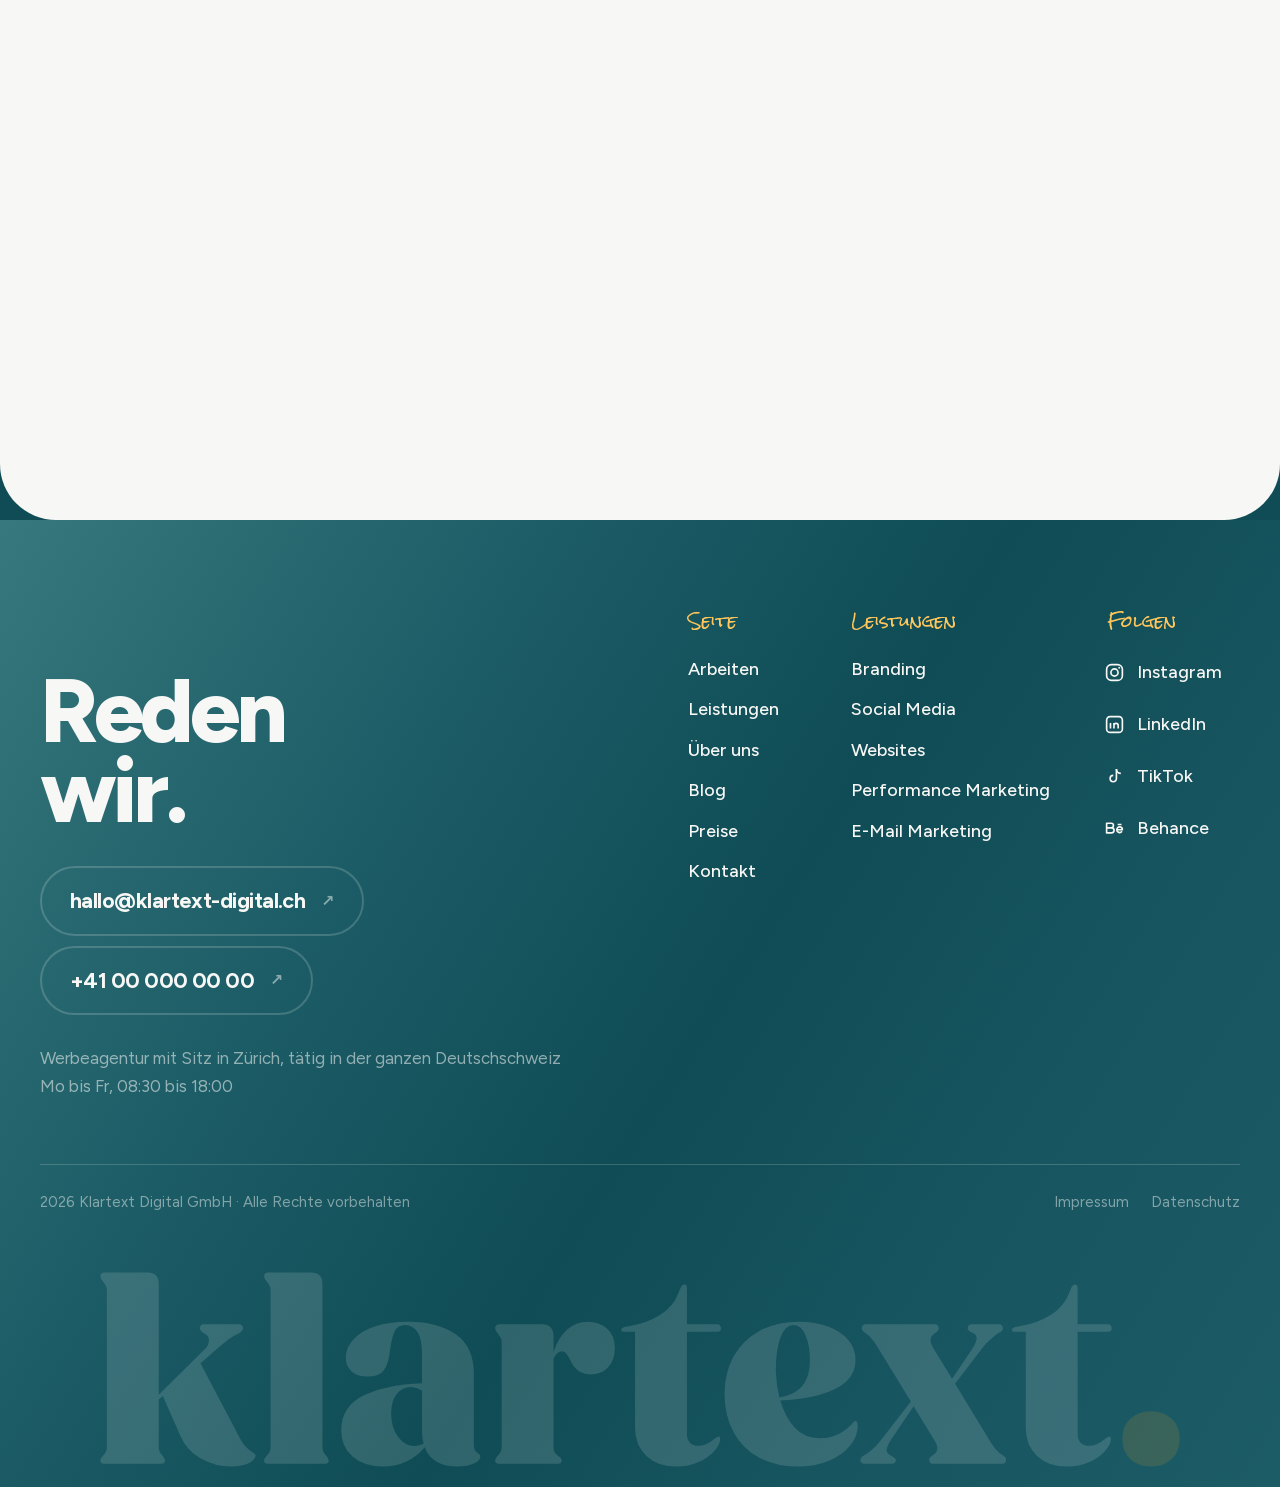
<file: ueber-uns.html>
<!doctype html>
<html lang="de">
<head>
<meta charset="utf-8">
<meta name="viewport" content="width=device-width, initial-scale=1">
<style>
.lader{display:none}
.laedt{overflow:hidden}.laedt body{overflow:hidden}
.laedt .lader{--marke:clamp(40px,8.6vw,124px);--zahl:clamp(28px,4.2vw,62px);--lueck:clamp(14px,1.6vw,26px);position:fixed;inset:0;z-index:200;display:grid;place-items:center;padding:24px;background:linear-gradient(118deg,#062B32 0%,#09363F 11%,#0F4C55 24%,#1C5C66 36%,#36787D 50%,#4A8588 60%,#609999 71%,#8ABABA 83%,#A2C9C7 92%,#ABCDCB 100%);color:#F7F7F5;font-family:Figtree,system-ui,sans-serif;transition:opacity .62s cubic-bezier(.44,0,.56,1)}
/* Waehrend des Ladens liegt das Filmkorn ueber dem Schirm statt
   darunter. Keine zweite Kornebene: die vorhandene wird nur kurz
   hochgezogen — damit stimmt auch der Bildpfad auf jeder Unterseite,
   der steckt in stil.css. */
.laedt .korn{z-index:201}
.lader--weg{opacity:0}
.lader__mitte{display:grid;justify-items:center;transition:transform .62s cubic-bezier(.44,0,.56,1)}
.lader--weg .lader__mitte{transform:translateY(-14px)}
.lader__marke{display:block;line-height:0}.lader__marke img{width:calc(var(--marke)*5.175);max-width:calc(100vw - 48px);height:auto;display:block}

.lader__reihe{display:flex;align-items:center;gap:var(--lueck);width:min(calc(var(--marke)*10.35 + 2*(var(--lueck) + var(--zahl)*3.5)),calc(100vw - 48px));margin-top:clamp(30px,3.4vw,52px)}
.lader__balken{flex:1;height:clamp(6px,.55vw,10px);border-radius:99px;background:rgb(247 247 245/.22);overflow:hidden}
.lader__fuell{display:block;height:100%;width:0;border-radius:99px;background:#F7F7F5}
.lader__zahl{flex:none;width:calc(var(--zahl)*3.5);font-family:'Rock Salt',cursive;font-weight:400;color:#F5A524;font-size:var(--zahl);text-align:left;line-height:1}
.lader__zahl--geist{visibility:hidden}
.lader__wort{margin-top:clamp(24px,2.6vw,38px);text-align:center;font-size:clamp(17px,1.65vw,27px);line-height:1.45;max-width:32ch;color:rgb(247 247 245/.78)}
@media (max-width:720px){.lader__zahl--geist{display:none}.lader__reihe{width:min(calc(var(--marke)*10.35 + var(--lueck) + var(--zahl)*3.5),calc(100vw - 40px))}}
@media (prefers-reduced-motion:reduce){.laedt .lader{transition-duration:.2s}.lader__mitte{transition:none}}
</style>
<meta name="robots" content="noindex, nofollow">
<title>Über uns | KLARTEXT. Werbeagentur Zürich</title>
<meta name="description" content="Wer hinter KLARTEXT. steht und wie wir arbeiten: eine feste Ansprechperson, Strategie, Gestaltung und Produktion aus einer Hand, monatlich kündbar.">
<link rel="icon" href="data:image/svg+xml,<svg xmlns='http://www.w3.org/2000/svg' viewBox='0 0 32 32'><rect width='32' height='32' rx='9' fill='%230F4C55'/></svg>">
<link rel="stylesheet" href="stil.css">
<script>document.documentElement.className+=" laedt";setTimeout(function(){document.documentElement.classList.remove("laedt")},8000);
(function(){var b=new URLSearchParams(location.search).get("breite");if(b)document.documentElement.style.setProperty("--maxw",parseInt(b,10)+"px")})()</script>

<link rel="icon" href="marke/favicon.svg" type="image/svg+xml">
<link rel="icon" href="marke/favicon-32.png" sizes="32x32">
<link rel="icon" href="marke/favicon-dunkel-32.png" sizes="32x32" media="(prefers-color-scheme:dark)">
<link rel="apple-touch-icon" href="marke/favicon-180.png">
</head>
<body>

<div class="lader" id="lader" aria-hidden="true">
  <div class="lader__mitte">
    <div class="lader__marke"><img src="marke/wortmarke-negativ.svg" alt="KLARTEXT" width="4105" height="859"></div>
    <div class="lader__reihe">
      <span class="lader__zahl lader__zahl--geist" aria-hidden="true">0%</span>
      <div class="lader__balken"><span class="lader__fuell"></span></div>
      <span class="lader__zahl">0%</span>
    </div>
    <p class="lader__wort"></p>
  </div>
</div>


<div class="korn" aria-hidden="true"></div>

<header class="nav">
  <div class="nav__pille">
    <a class="nav__mark" href="index.html" aria-label="KLARTEXT — zur Startseite"><img src="marke/wortmarke.svg" alt="KLARTEXT" width="4105" height="859"></a>
    <nav class="nav__wege" aria-label="Hauptnavigation">
      <a class="mlink" href="arbeiten/index.html"><span class="mlink__bg" aria-hidden="true"></span><span class="mlink__t">Arbeiten</span><span class="mlink__t mlink__t--neu" aria-hidden="true">Arbeiten</span></a>
      <span class="ndd">
        <a class="mlink ndd__ausloeser" href="index.html#leistungen" aria-expanded="false">
          <span class="mlink__bg" aria-hidden="true"></span>
          <span class="mlink__t">Leistungen<i class="ndd__chev" aria-hidden="true"></i></span>
          <span class="mlink__t mlink__t--neu" aria-hidden="true">Leistungen<i class="ndd__chev"></i></span>
        </a>
      </span>
      <a class="mlink" href="ueber-uns.html"><span class="mlink__bg" aria-hidden="true"></span><span class="mlink__t">Über uns</span><span class="mlink__t mlink__t--neu" aria-hidden="true">Über uns</span></a>
      <a class="mlink" href="blog/index.html"><span class="mlink__bg" aria-hidden="true"></span><span class="mlink__t">Blog</span><span class="mlink__t mlink__t--neu" aria-hidden="true">Blog</span></a>
        <a class="mlink" href="index.html#preise"><span class="mlink__bg" aria-hidden="true"></span><span class="mlink__t">Preise</span><span class="mlink__t mlink__t--neu" aria-hidden="true">Preise</span></a>
    </nav>
    <a class="knopf knopf--akzent nav__cta" href="index.html#kontakt">
      <span class="rolle"><span>Gespräch buchen</span><span aria-hidden="true">Gespräch buchen</span></span>
    </a>
  </div>
    <div class="ndd__panel" role="group" aria-label="Leistungen im Überblick" aria-hidden="true">
    <div class="ndd__inhalt">
      <div class="ndd__spalte ndd__spalte--liste">
        <ol class="ndd__liste">
            <li><a href="leistungen/branding.html" data-i="0"><span class="ndd__nr">01</span><span class="ndd__name">Branding</span><i aria-hidden="true">↗</i></a></li>
            <li><a href="leistungen/social-media.html" data-i="1"><span class="ndd__nr">02</span><span class="ndd__name">Social Media</span><i aria-hidden="true">↗</i></a></li>
            <li><a href="leistungen/websites.html" data-i="2"><span class="ndd__nr">03</span><span class="ndd__name">Websites</span><i aria-hidden="true">↗</i></a></li>
            <li><a href="leistungen/performance.html" data-i="3"><span class="ndd__nr">04</span><span class="ndd__name">Performance Marketing</span><i aria-hidden="true">↗</i></a></li>
            <li><a href="leistungen/email-marketing.html" data-i="4"><span class="ndd__nr">05</span><span class="ndd__name">E-Mail Marketing</span><i aria-hidden="true">↗</i></a></li>
            </ol>
        <a class="ndd__fuss" href="leistungen/index.html" tabindex="-1">Alle Leistungen <i aria-hidden="true">↗</i></a>
      </div>
      <div class="ndd__vorschau" aria-hidden="true">
            <div class="ndd__bild">
          <img src="bilder/dienst-1.jpg" alt="" class="ist">
          <img src="bilder/dienst-2.jpg" alt="">
          <img src="bilder/dienst-3.jpg" alt="">
          <img src="bilder/dienst-4.jpg" alt="">
          <img src="bilder/dienst-5.jpg" alt="">
            </div>
            <div class="ndd__saetze">
          <div class="ndd__satz ist"><b>Positionierung, die sitzt</b><span>Markenstrategie, Wortmarke, Farb- und Schriftsystem, Bildsprache und ein Brand Guide, mit dem euer Team selbst weiterarbeitet.</span></div>
          <div class="ndd__satz"><b>Regelmässig statt sporadisch</b><span>Redaktionsplan für Instagram, TikTok und LinkedIn, Produktion im festen Takt und eine Community, die betreut wird.</span></div>
          <div class="ndd__satz"><b>Auftritte, die verkaufen</b><span>Konzept, Gestaltung und Umsetzung. Schnell, auffindbar und so gebaut, dass ihr Inhalte selbst pflegen könnt.</span></div>
          <div class="ndd__satz"><b>Budget, das arbeitet</b><span>Google Ads, Meta Ads, TikTok Ads und LinkedIn Ads mit sauberem Tracking und laufender Optimierung.</span></div>
          <div class="ndd__satz"><b>Der Kanal, der euch gehört</b><span>Newsletter, automatisierte Strecken und Segmentierung. Keine Plattform dazwischen, keine Reichweite auf Miete.</span></div>
            </div>
          </div>
      <aside class="ndd__karte">
        <p class="brush">Unsicher?</p>
        <p class="ndd__karte-titel">Wir sortieren das in 15&nbsp;Minuten.</p>
        <p class="ndd__karte-text">Kurzes Gespräch, ehrliche Einschätzung.
          Auch wenn am Ende nichts daraus wird.</p>
        <a class="knopf knopf--akzent" href="index.html#kontakt" tabindex="-1">Gespräch buchen</a>
      </aside>
    </div>
  </div>
</header>

<main>
  <!-- ══ Kopf ══ -->
  <section class="unter">
    <a class="zurueck" href="index.html" data-rein>
      <i aria-hidden="true">←</i><span>Zur Startseite</span></a>
    <span class="chip" data-rein>Über uns</span>
    <h1 data-rein-zeilen><span>Eine Agentur,</span><span>keine Abteilung.</span></h1>
    <p class="brush" data-rein>Kurze Wege statt langer Ketten.</p>
  </section>

  <!-- ══ Text und Bild ══ -->
  <section class="unter__leib">
    <div class="unter__text" data-rein>
      <p>KLARTEXT. ist eine Werbeagentur in Zürich. Wir arbeiten für Unternehmen, die
        keine grosse Marketingabteilung haben und trotzdem einen Auftritt brauchen, der
        mithält. Strategie, Gestaltung und Produktion kommen bei uns aus einer Hand.</p>
      <p>Wir sind bewusst klein geblieben. Wer bei uns anruft, spricht mit der Person,
        die auch an der Arbeit sitzt. Es gibt keine Weiterleitung an ein Team, das ihr
        nie gesehen habt, und keine Präsentation, die drei Wochen braucht, weil sie durch
        vier Schleifen läuft.</p>
      <p>Was wir nicht machen: Auftritte, die nur intern gefallen. Vor jeder Gestaltung
        steht die Frage, was die Massnahme leisten soll. Bekommt ihr darauf keine klare
        Antwort, sagen wir das, bevor Budget dafür draufgeht.</p>
      <p class="unter__dauer"><span>Sitz</span><b>Zürich, tätig in der Deutschschweiz</b></p>
    </div>
    <figure class="unter__bild" data-rein>
      <img src="bilder/dienst-1.jpg" alt="Arbeit bei KLARTEXT." loading="lazy">
    </figure>
  </section>

  <!-- ══ Haltung ══ -->
  <section class="unter__block">
    <div class="dienste__block" data-zug>
      <div class="dienste__kopf">
        <p class="brush">Wofür wir stehen</p>
        <h2 data-rein-zeilen><span>Vier Punkte,</span><span>an denen ihr uns messt.</span></h2>
      </div>
      <ul class="drin">
        <li>Eine feste Ansprechperson, vom ersten Gespräch bis zur Auswertung</li>
        <li>Jede Massnahme hat eine Aufgabe, die vorher feststeht</li>
        <li>Monatlich kündbar, ohne Mindestlaufzeit</li>
        <li>Ihr bekommt alle Dateien und Zugänge, auch wenn ihr geht</li>
        <li>Zahlen im Monatsbericht, auch die unangenehmen</li>
        <li>Keine Weitergabe an Subunternehmen ohne euer Wissen</li>
        <li>Termine, die wir zusagen, halten wir oder melden uns vorher</li>
        <li>Wir sagen ab, wenn wir nicht die Richtigen sind</li>
      </ul>
    </div>
  </section>

  <!-- ══ Ablauf ══ -->
  <section class="unter__ablauf">
    <div class="kopfzeile">
      <div>
        <span class="chip" data-rein>Zusammenarbeit</span>
        <h2 data-rein-zeilen><span>So läuft es ab.</span></h2>
      </div>
    </div>
    <ol class="schritte">
      <li class="schritt"><b>01</b><div><h3>Erstgespräch</h3><p>Fünfzehn Minuten, ehrliche Einschätzung. Auch wenn am Ende nichts daraus wird.</p></div></li>
      <li class="schritt"><b>02</b><div><h3>Bestandsaufnahme</h3><p>Was ist da, was fehlt, was kostet gerade Geld, ohne zu wirken.</p></div></li>
      <li class="schritt"><b>03</b><div><h3>Plan</h3><p>Ein Vorschlag mit Aufgaben, Reihenfolge und festem Preis.</p></div></li>
      <li class="schritt"><b>04</b><div><h3>Umsetzung</h3><p>Produktion im festen Takt, Bericht am Monatsende, Nachjustieren.</p></div></li>
    </ol>
  </section>

  <!-- ══ Team ══ -->
  <section class="team" id="team">
    <div class="team__block" data-zug>
      <p class="brush mitte">Unser Team</p>
      <h2 class="mitte">Die Mannschaft</h2>
      <div class="lamellen" id="lamellen">
        <button class="lamelle ist" type="button" aria-pressed="true" style="--bildpos:50% 50%;--ton:.78">
          <img src="bilder/portrait-1.jpg" alt="">
          <span class="lamelle__schild"><b>Dušan</b><i>Gründer</i></span>
        </button>
        <button class="lamelle" type="button" aria-pressed="false" style="--bildpos:51% 50%;--ton:.85">
          <img src="bilder/portrait-2.jpg" alt="">
          <span class="lamelle__schild"><b>Pia</b><i>Marketing Manager</i></span>
        </button>
        <button class="lamelle" type="button" aria-pressed="false" style="--bildpos:50% 50%;--ton:.78">
          <img src="bilder/portrait-4.jpg" alt="">
          <span class="lamelle__schild"><b>Mara</b><i>Project Manager</i></span>
        </button>
        <button class="lamelle" type="button" aria-pressed="false" style="--bildpos:50% 50%;--ton:.66">
          <img src="bilder/portrait-5.jpg" alt="">
          <span class="lamelle__schild"><b>Reto</b><i>Digital Strategist</i></span>
        </button>
        <button class="lamelle" type="button" aria-pressed="false" style="--bildpos:50% 50%;--ton:.74">
          <img src="bilder/portrait-6.jpg" alt="">
          <span class="lamelle__schild"><b>Amir</b><i>Content Creator</i></span>
        </button>
      </div>
    </div>
  </section>

  <!-- ══ Weiter ══ -->
  <section class="weiter">
    <p class="brush mitte">Weiter</p>
    <div class="weiter__reihe">
      <a class="weiter__karte" href="arbeiten/index.html"><span class="weiter__nr">01</span><span class="weiter__name">Arbeiten</span><i aria-hidden="true">↗</i></a>
      <a class="weiter__karte" href="leistungen/index.html"><span class="weiter__nr">02</span><span class="weiter__name">Leistungen</span><i aria-hidden="true">↗</i></a>
    </div>
  </section>

  <!-- ══ Ruf ══ -->
  <section class="ruf">
    <div class="ruf__karte ruf__karte--knapp" data-rein>
      <div class="ruf__wort">
        <p class="brush">Auf ein Wort</p>
        <h2>Lernen wir uns<br>kennen.</h2>
        <p class="ruf__text">Fünfzehn Minuten reichen für eine ehrliche
          Einschätzung, auch wenn am Ende nichts daraus wird.</p>
        <a class="knopf knopf--akzent gross" href="index.html#kontakt">
          <span class="rolle"><span>Gespräch buchen</span><span aria-hidden="true">Gespräch buchen</span></span>
        </a>
      </div>
    </div>
  </section>
</main>

<footer class="fuss">
  <div class="fuss__oben">
    <div class="fuss__reden">
      <p class="brush">Auf ein Wort</p>
      <h2>Reden<br>wir.</h2>
      <div class="fuss__kontakt">
        <a class="fuss__gross" href="mailto:hallo@klartext-digital.ch">
          <span>hallo@klartext-digital.ch</span><i aria-hidden="true">↗</i></a>
        <a class="fuss__gross" href="tel:+41000000000">
          <span>+41 00 000 00 00</span><i aria-hidden="true">↗</i></a>
      </div>
      <p class="fuss__ort">Werbeagentur mit Sitz in Zürich, tätig in der ganzen Deutschschweiz<br>
        Mo bis Fr, 08:30 bis 18:00</p>
    </div>

    <div class="fuss__spalten">
      <nav class="fuss__spalte">
        <p class="fuss__kopf">Seite</p>
        <a class="mlink" href="arbeiten/index.html"><span class="mlink__bg" aria-hidden="true"></span><span class="mlink__t">Arbeiten</span><span class="mlink__t mlink__t--neu" aria-hidden="true">Arbeiten</span></a>
        <a class="mlink" href="leistungen/index.html"><span class="mlink__bg" aria-hidden="true"></span><span class="mlink__t">Leistungen</span><span class="mlink__t mlink__t--neu" aria-hidden="true">Leistungen</span></a>
        <a class="mlink" href="ueber-uns.html"><span class="mlink__bg" aria-hidden="true"></span><span class="mlink__t">Über uns</span><span class="mlink__t mlink__t--neu" aria-hidden="true">Über uns</span></a>
        <a class="mlink" href="blog/index.html"><span class="mlink__bg" aria-hidden="true"></span><span class="mlink__t">Blog</span><span class="mlink__t mlink__t--neu" aria-hidden="true">Blog</span></a>
        <a class="mlink" href="index.html#preise"><span class="mlink__bg" aria-hidden="true"></span><span class="mlink__t">Preise</span><span class="mlink__t mlink__t--neu" aria-hidden="true">Preise</span></a>
        <a class="mlink" href="index.html#kontakt"><span class="mlink__bg" aria-hidden="true"></span><span class="mlink__t">Kontakt</span><span class="mlink__t mlink__t--neu" aria-hidden="true">Kontakt</span></a>
      </nav>
      <nav class="fuss__spalte">
        <p class="fuss__kopf">Leistungen</p>
        <a class="mlink" href="leistungen/branding.html"><span class="mlink__bg" aria-hidden="true"></span><span class="mlink__t">Branding</span><span class="mlink__t mlink__t--neu" aria-hidden="true">Branding</span></a>
        <a class="mlink" href="leistungen/social-media.html"><span class="mlink__bg" aria-hidden="true"></span><span class="mlink__t">Social Media</span><span class="mlink__t mlink__t--neu" aria-hidden="true">Social Media</span></a>
        <a class="mlink" href="leistungen/websites.html"><span class="mlink__bg" aria-hidden="true"></span><span class="mlink__t">Websites</span><span class="mlink__t mlink__t--neu" aria-hidden="true">Websites</span></a>
        <a class="mlink" href="leistungen/performance.html"><span class="mlink__bg" aria-hidden="true"></span><span class="mlink__t">Performance Marketing</span><span class="mlink__t mlink__t--neu" aria-hidden="true">Performance Marketing</span></a>
        <a class="mlink" href="leistungen/email-marketing.html"><span class="mlink__bg" aria-hidden="true"></span><span class="mlink__t">E-Mail Marketing</span><span class="mlink__t mlink__t--neu" aria-hidden="true">E-Mail Marketing</span></a>
      </nav>
      <div class="fuss__spalte">
        <p class="fuss__kopf">Folgen</p>
        <div class="fuss__sozial">
          <a href="index.html" aria-label="Instagram"><svg viewBox="0 0 24 24" width="21" height="21" fill="none" stroke="currentColor" stroke-width="1.9"><rect x="3" y="3" width="18" height="18" rx="5.4"/><circle cx="12" cy="12" r="4.1"/><circle cx="17.4" cy="6.6" r="1.1" fill="currentColor" stroke="none"/></svg><span>Instagram</span></a>
          <a href="index.html" aria-label="LinkedIn"><svg viewBox="0 0 24 24" width="21" height="21" fill="none" stroke="currentColor" stroke-width="1.9"><rect x="3" y="3" width="18" height="18" rx="4"/><path d="M7.4 10.4v6.2M7.4 7.6v.1M11.4 16.6v-3.4a2.4 2.4 0 0 1 4.8 0v3.4M11.4 16.6v-6.2"/></svg><span>LinkedIn</span></a>
          <a href="index.html" aria-label="TikTok"><svg viewBox="0 0 24 24" width="21" height="21" fill="none" stroke="currentColor" stroke-width="1.9" stroke-linejoin="round"><path d="M14.2 3.5v10.9a3.6 3.6 0 1 1-3.6-3.6"/><path d="M14.2 3.5a5 5 0 0 0 5 5"/></svg><span>TikTok</span></a>
          <a href="index.html" aria-label="Behance"><svg viewBox="0 0 24 24" width="21" height="21" fill="none" stroke="currentColor" stroke-width="1.9" stroke-linejoin="round"><path d="M3 6h5.2a2.6 2.6 0 0 1 0 5.2H3zM3 11.2h5.6a2.9 2.9 0 0 1 0 5.8H3zM14.6 13.4h6.4a3.2 3.2 0 0 0-6.4 0 3.2 3.2 0 0 0 5.9 1.7M15.6 7.4h4.4"/></svg><span>Behance</span></a>
        </div>
      </div>
    </div>
  </div>

  <div class="fuss__recht">
    <p>2026 Klartext Digital GmbH · Alle Rechte vorbehalten</p>
    <nav>
      <a href="recht/impressum.html">Impressum</a>
      <a href="recht/datenschutz.html">Datenschutz</a>
    </nav>
  </div>

  <!-- Riesige Wortmarke als Grafik, unten angeschnitten -->
  <div class="fuss__wortmarke" aria-hidden="true"><img src="marke/wortmarke-negativ.svg" alt="" width="4105" height="859"></div>
</footer>

<div class="demo">Entwurf · Texte, Namen und Zahlen sind Platzhalter</div>

<script src="js/lenis.min.js"></script>
<script src="js/gsap.min.js"></script>
<script src="js/ScrollTrigger.min.js"></script>
<script src="lader.js"></script>
<script src="bewegung.js"></script>
<script src="zeiger.js"></script>
</body>
</html>
</file>
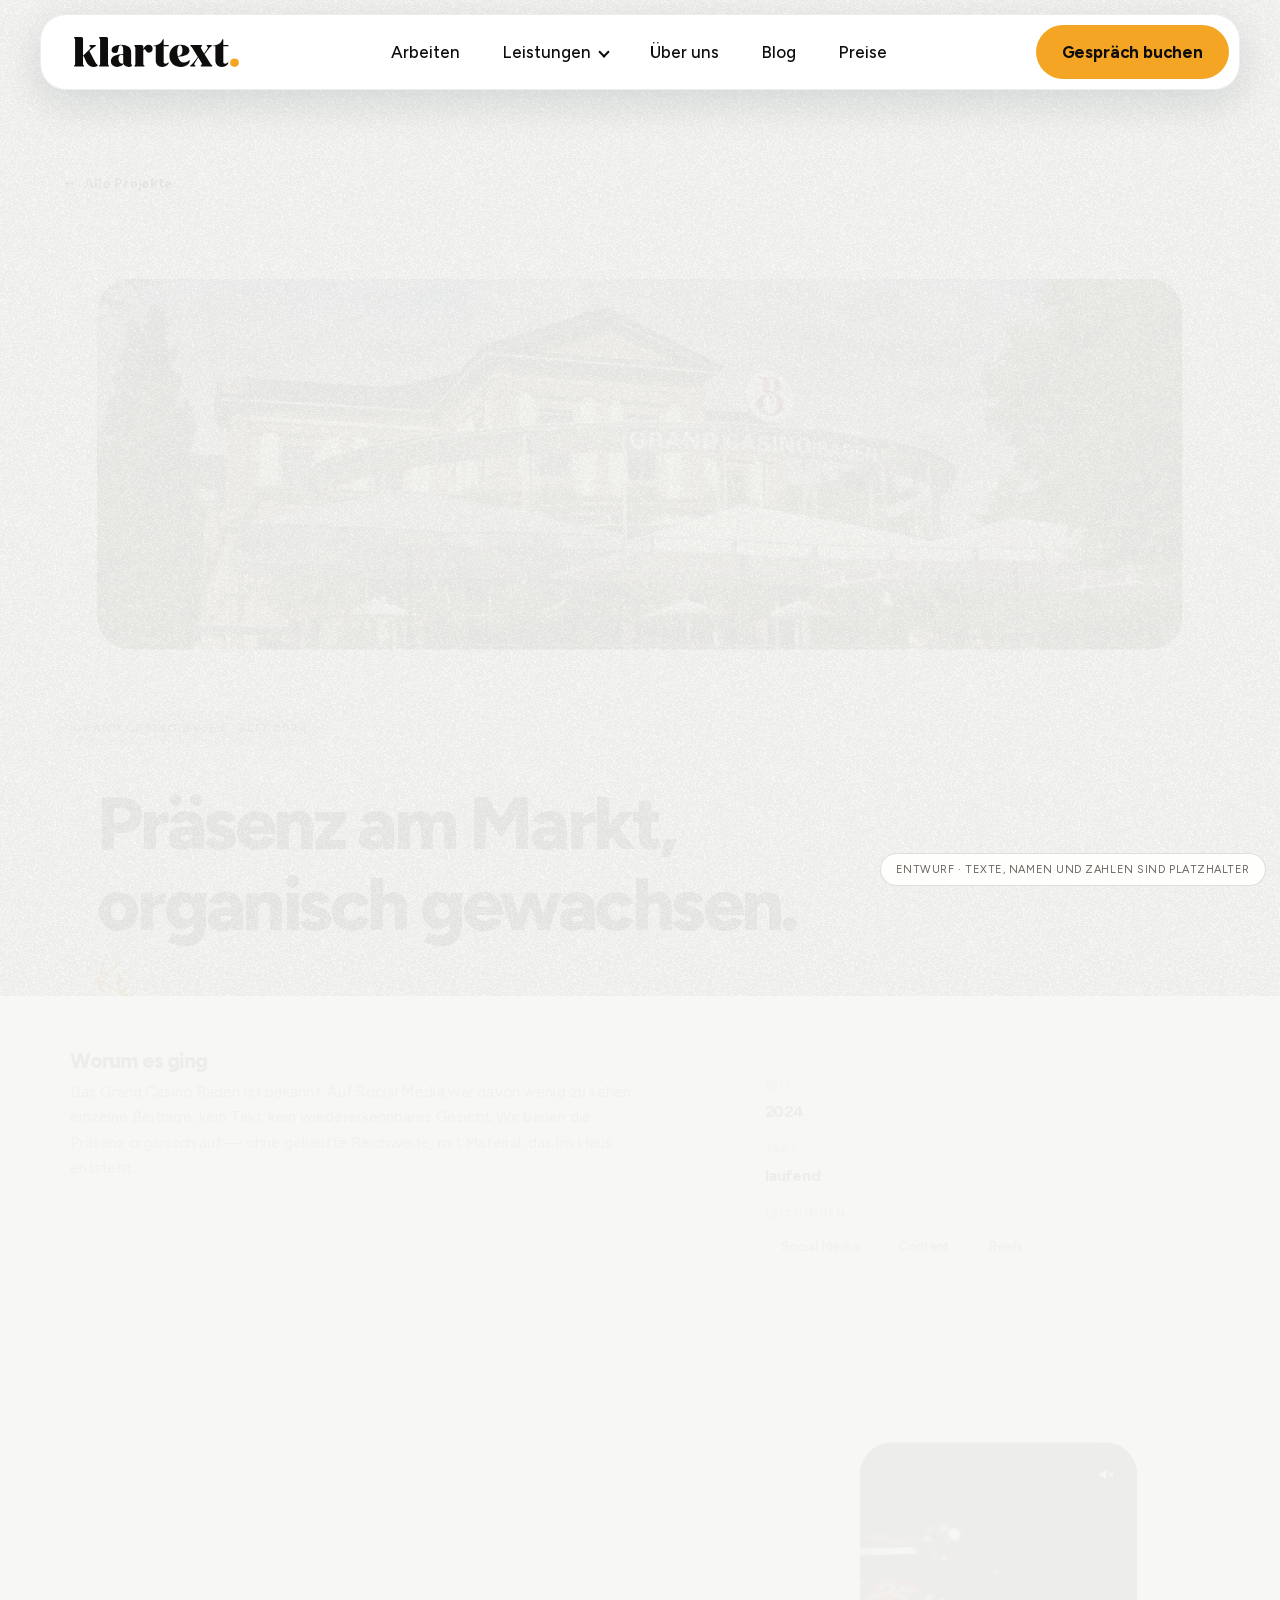
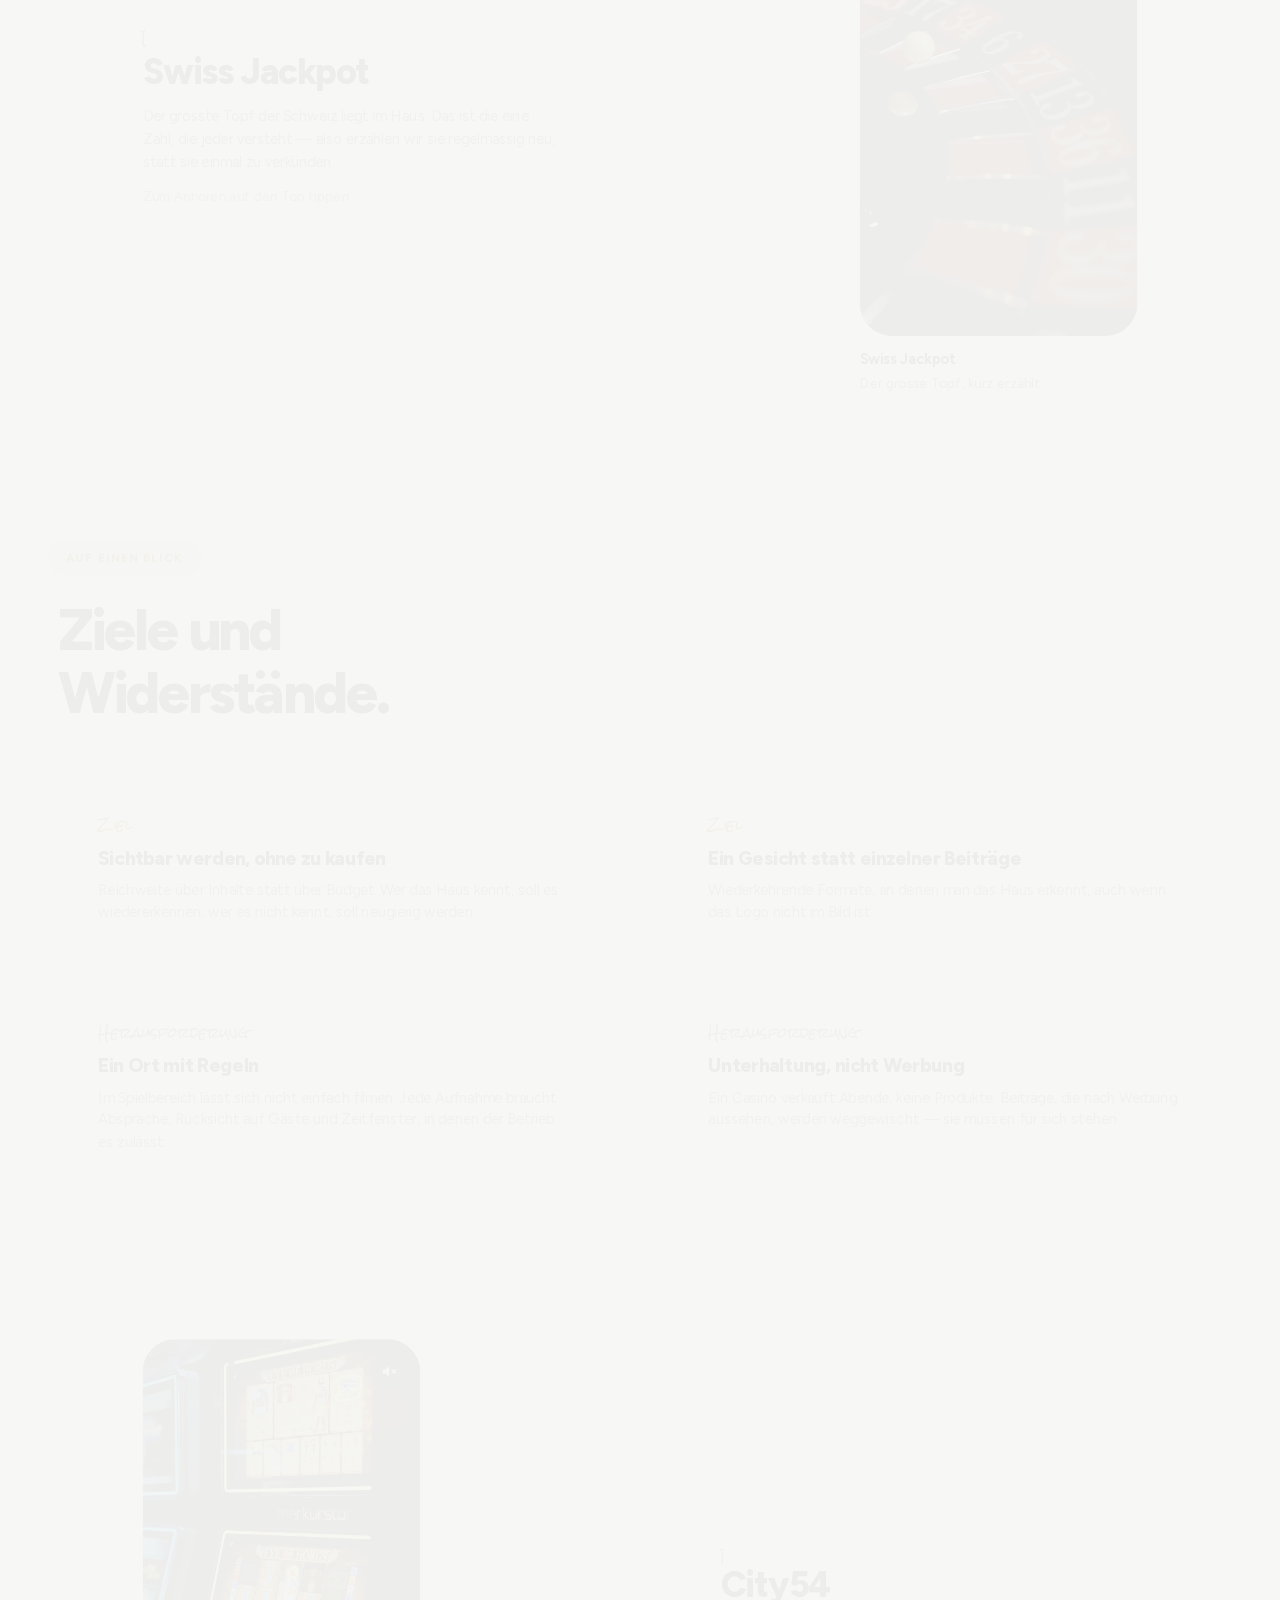
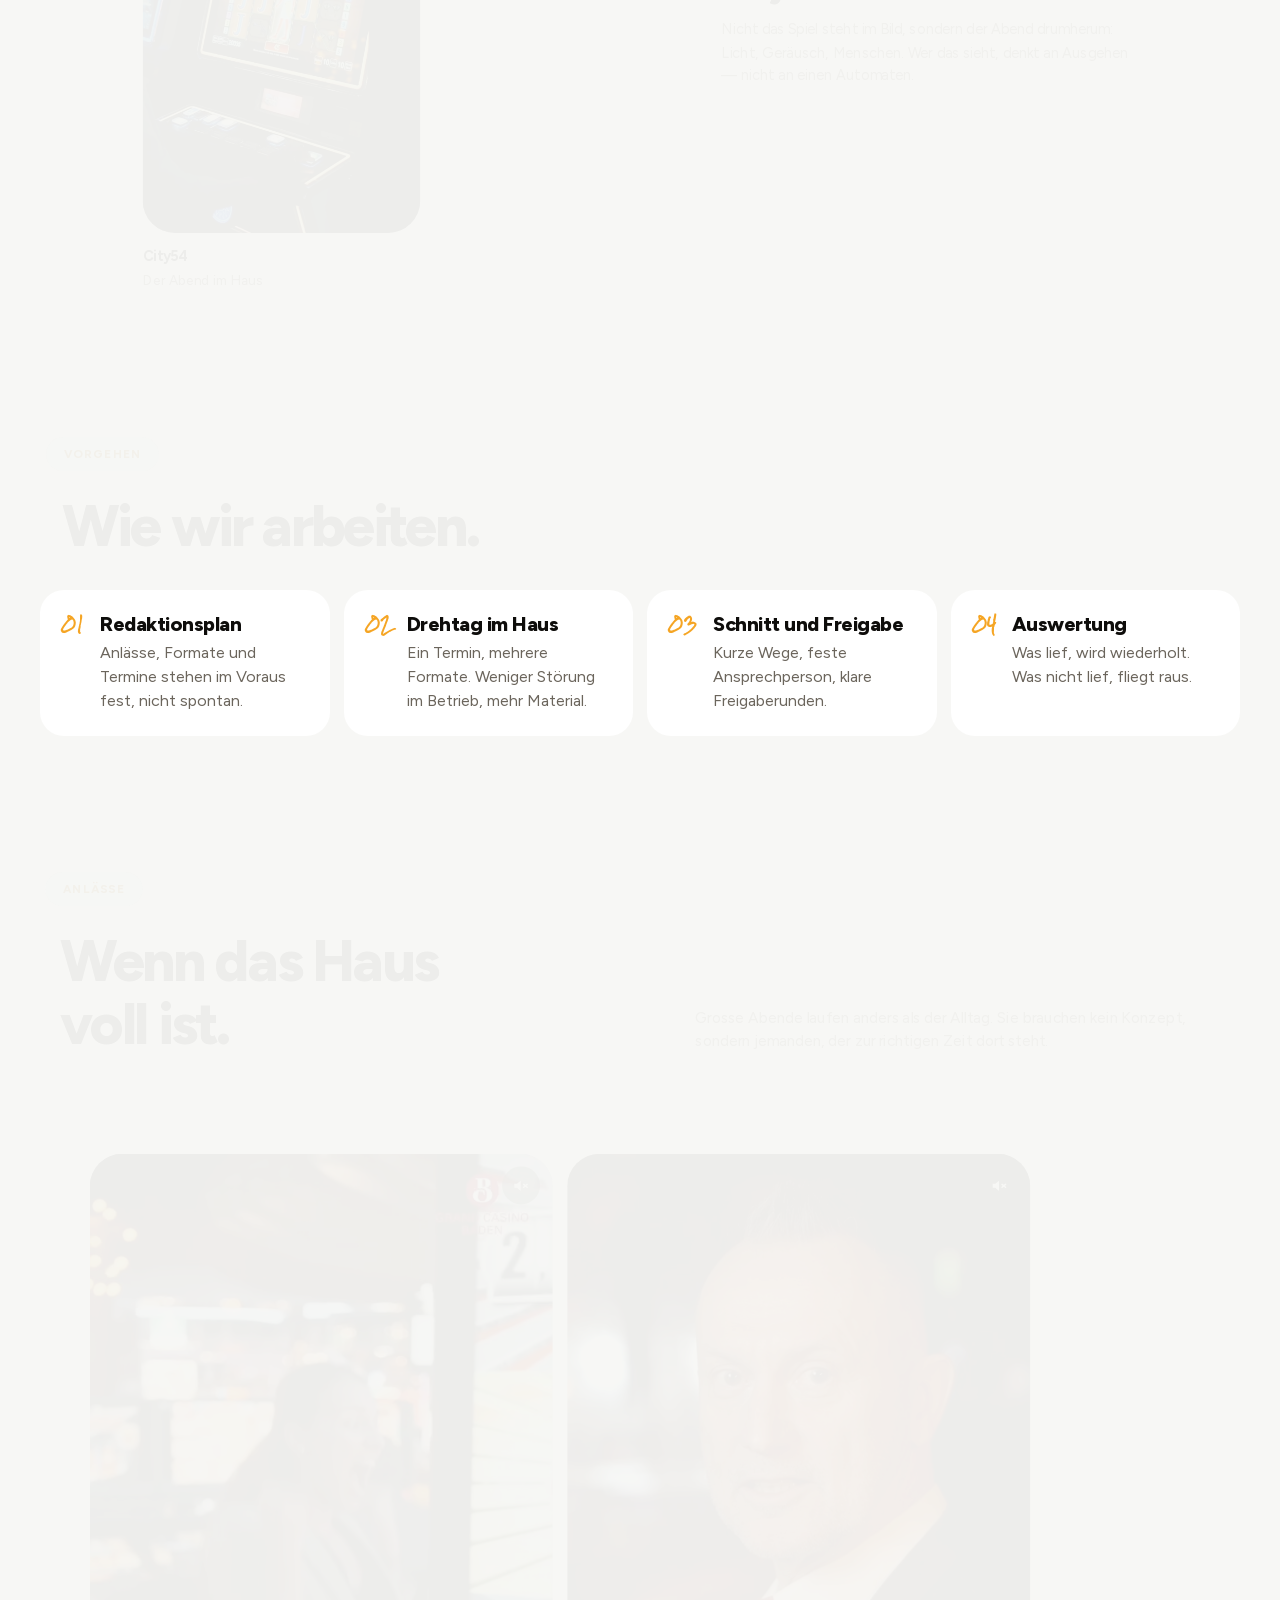
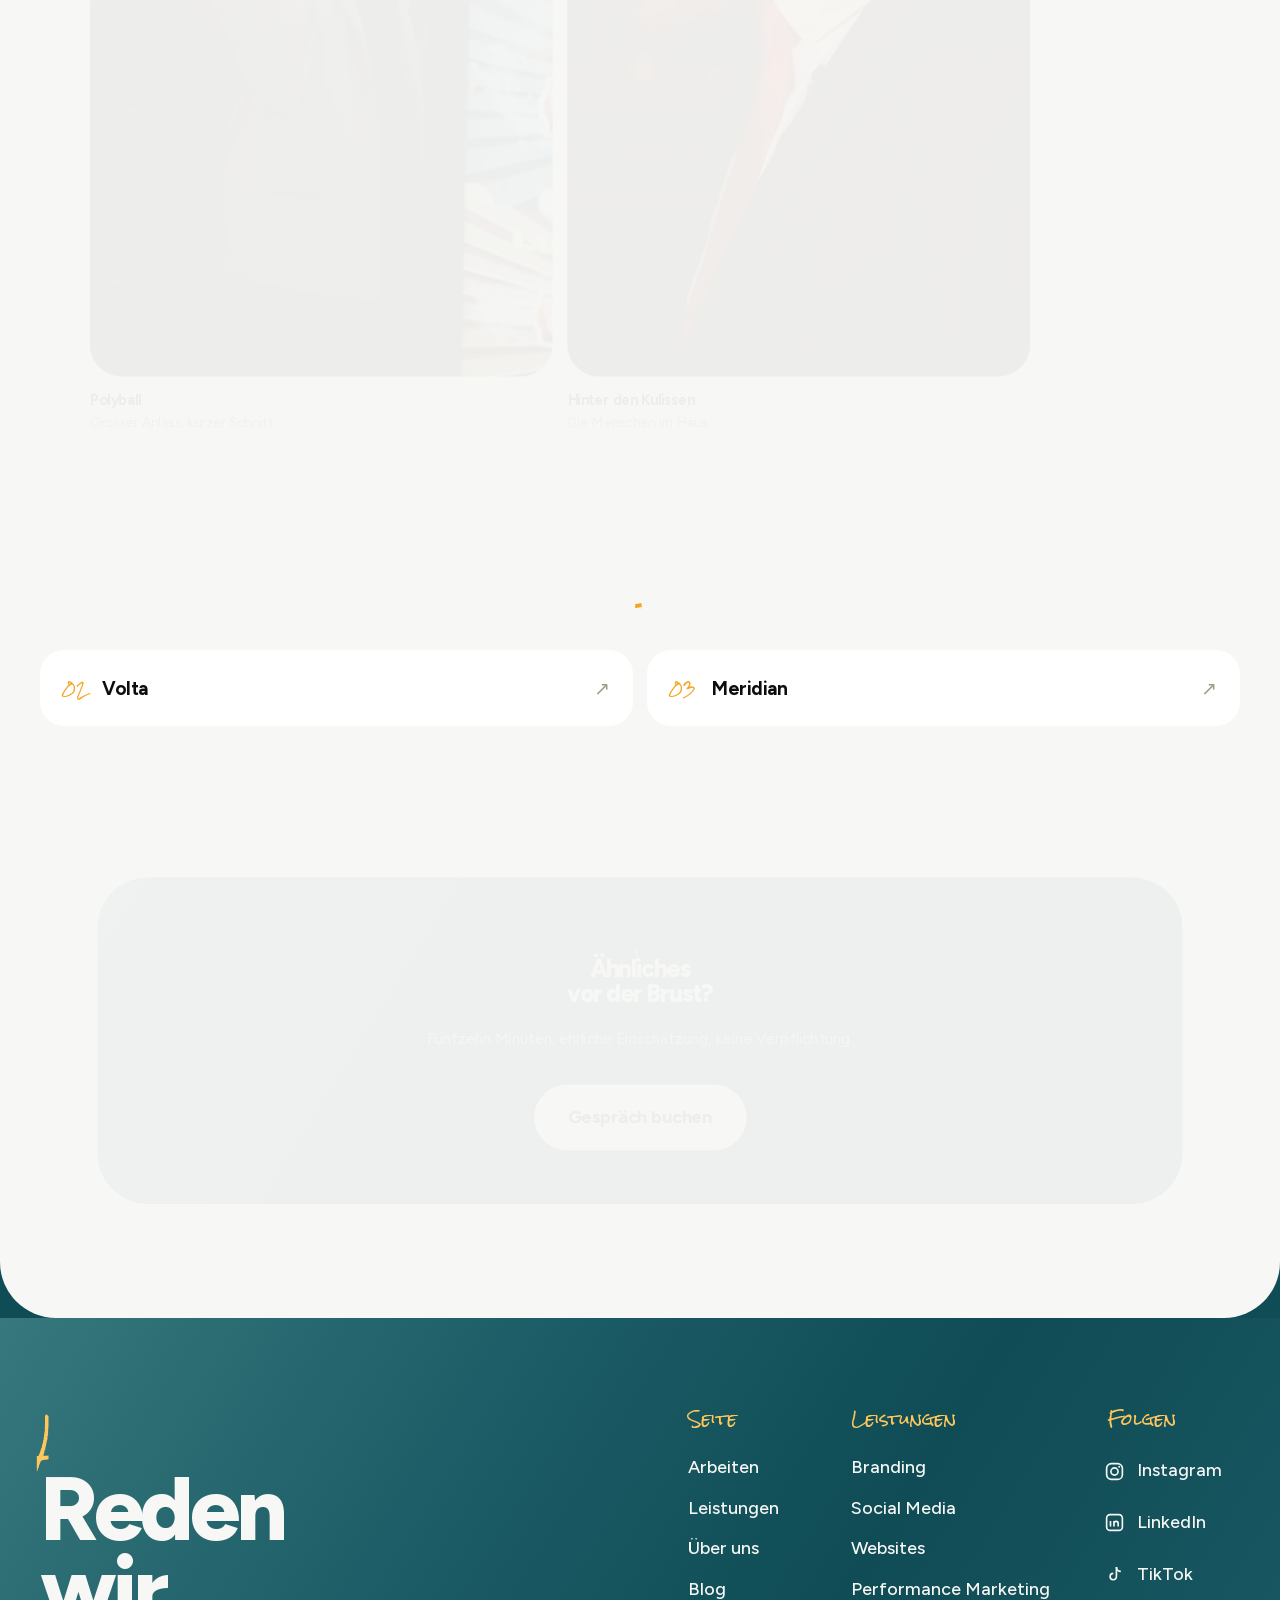
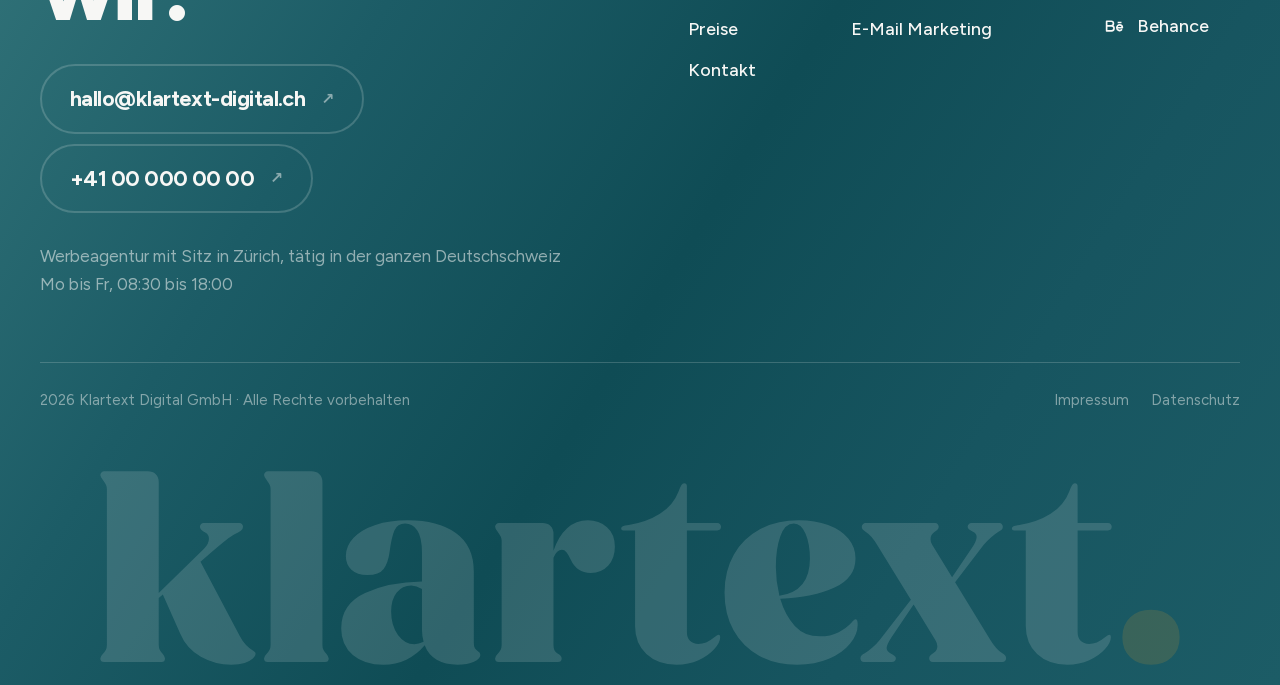
<file: arbeiten/grand-casino-baden.html>
<!doctype html>
<html lang="de">
<head>
<meta charset="utf-8">
<meta name="viewport" content="width=device-width, initial-scale=1">
<style>
.lader{display:none}
.laedt{overflow:hidden}.laedt body{overflow:hidden}
.laedt .lader{--marke:clamp(40px,8.6vw,124px);--zahl:clamp(28px,4.2vw,62px);--lueck:clamp(14px,1.6vw,26px);position:fixed;inset:0;z-index:200;display:grid;place-items:center;padding:24px;background:linear-gradient(118deg,#062B32 0%,#09363F 11%,#0F4C55 24%,#1C5C66 36%,#36787D 50%,#4A8588 60%,#609999 71%,#8ABABA 83%,#A2C9C7 92%,#ABCDCB 100%);color:#F7F7F5;font-family:Figtree,system-ui,sans-serif;transition:opacity .62s cubic-bezier(.44,0,.56,1)}
/* Waehrend des Ladens liegt das Filmkorn ueber dem Schirm statt
   darunter. Keine zweite Kornebene: die vorhandene wird nur kurz
   hochgezogen — damit stimmt auch der Bildpfad auf jeder Unterseite,
   der steckt in stil.css. */
.laedt .korn{z-index:201}
.lader--weg{opacity:0}
.lader__mitte{display:grid;justify-items:center;transition:transform .62s cubic-bezier(.44,0,.56,1)}
.lader--weg .lader__mitte{transform:translateY(-14px)}
.lader__marke{display:block;line-height:0}.lader__marke img{width:calc(var(--marke)*5.175);max-width:calc(100vw - 48px);height:auto;display:block}

.lader__reihe{display:flex;align-items:center;gap:var(--lueck);width:min(calc(var(--marke)*10.35 + 2*(var(--lueck) + var(--zahl)*3.5)),calc(100vw - 48px));margin-top:clamp(30px,3.4vw,52px)}
.lader__balken{flex:1;height:clamp(6px,.55vw,10px);border-radius:99px;background:rgb(247 247 245/.22);overflow:hidden}
.lader__fuell{display:block;height:100%;width:0;border-radius:99px;background:#F7F7F5}
.lader__zahl{flex:none;width:calc(var(--zahl)*3.5);font-family:'Rock Salt',cursive;font-weight:400;color:#F5A524;font-size:var(--zahl);text-align:left;line-height:1}
.lader__zahl--geist{visibility:hidden}
.lader__wort{margin-top:clamp(24px,2.6vw,38px);text-align:center;font-size:clamp(17px,1.65vw,27px);line-height:1.45;max-width:32ch;color:rgb(247 247 245/.78)}
@media (max-width:720px){.lader__zahl--geist{display:none}.lader__reihe{width:min(calc(var(--marke)*10.35 + var(--lueck) + var(--zahl)*3.5),calc(100vw - 40px))}}
@media (prefers-reduced-motion:reduce){.laedt .lader{transition-duration:.2s}.lader__mitte{transition:none}}
</style>
<meta name="robots" content="noindex, nofollow">
<title>Grand Casino Baden | Social Media | KLARTEXT. Werbeagentur Zürich</title>
<meta name="description" content="Organischer Social-Media-Aufbau für das Grand Casino Baden: Redaktionsplan, Produktion vor Ort und Formate wie Swiss Jackpot, City54 und Polyball.">
<link rel="icon" href="data:image/svg+xml,<svg xmlns='http://www.w3.org/2000/svg' viewBox='0 0 32 32'><rect width='32' height='32' rx='9' fill='%230F4C55'/></svg>">
<link rel="stylesheet" href="../stil.css">
<script>document.documentElement.className+=" laedt";setTimeout(function(){document.documentElement.classList.remove("laedt")},8000);
(function(){var b=new URLSearchParams(location.search).get("breite");if(b)document.documentElement.style.setProperty("--maxw",parseInt(b,10)+"px")})()</script>

<link rel="icon" href="../marke/favicon.svg" type="image/svg+xml">
<link rel="icon" href="../marke/favicon-32.png" sizes="32x32">
<link rel="icon" href="../marke/favicon-dunkel-32.png" sizes="32x32" media="(prefers-color-scheme:dark)">
<link rel="apple-touch-icon" href="../marke/favicon-180.png">
</head>
<body>

<div class="lader" id="lader" aria-hidden="true">
  <div class="lader__mitte">
    <div class="lader__marke"><img src="../marke/wortmarke-negativ.svg" alt="KLARTEXT" width="4105" height="859"></div>
    <div class="lader__reihe">
      <span class="lader__zahl lader__zahl--geist" aria-hidden="true">0%</span>
      <div class="lader__balken"><span class="lader__fuell"></span></div>
      <span class="lader__zahl">0%</span>
    </div>
    <p class="lader__wort"></p>
  </div>
</div>


<div class="korn" aria-hidden="true"></div>

<header class="nav">
  <div class="nav__pille">
    <a class="nav__mark" href="../index.html" aria-label="KLARTEXT — zur Startseite"><img src="../marke/wortmarke.svg" alt="KLARTEXT" width="4105" height="859"></a>
    <nav class="nav__wege" aria-label="Hauptnavigation">
      <a class="mlink" href="../arbeiten/index.html"><span class="mlink__bg" aria-hidden="true"></span><span class="mlink__t">Arbeiten</span><span class="mlink__t mlink__t--neu" aria-hidden="true">Arbeiten</span></a>
      <span class="ndd">
        <a class="mlink ndd__ausloeser" href="../index.html#leistungen" aria-expanded="false">
          <span class="mlink__bg" aria-hidden="true"></span>
          <span class="mlink__t">Leistungen<i class="ndd__chev" aria-hidden="true"></i></span>
          <span class="mlink__t mlink__t--neu" aria-hidden="true">Leistungen<i class="ndd__chev"></i></span>
        </a>
      </span>
      <a class="mlink" href="../ueber-uns.html"><span class="mlink__bg" aria-hidden="true"></span><span class="mlink__t">Über uns</span><span class="mlink__t mlink__t--neu" aria-hidden="true">Über uns</span></a>
      <a class="mlink" href="../blog/index.html"><span class="mlink__bg" aria-hidden="true"></span><span class="mlink__t">Blog</span><span class="mlink__t mlink__t--neu" aria-hidden="true">Blog</span></a>
        <a class="mlink" href="../index.html#preise"><span class="mlink__bg" aria-hidden="true"></span><span class="mlink__t">Preise</span><span class="mlink__t mlink__t--neu" aria-hidden="true">Preise</span></a>
    </nav>
    <a class="knopf knopf--akzent nav__cta" href="../index.html#kontakt">
      <span class="rolle"><span>Gespräch buchen</span><span aria-hidden="true">Gespräch buchen</span></span>
    </a>
  </div>
    <div class="ndd__panel" role="group" aria-label="Leistungen im Überblick" aria-hidden="true">
    <div class="ndd__inhalt">
      <div class="ndd__spalte ndd__spalte--liste">
        <ol class="ndd__liste">
            <li><a href="../leistungen/branding.html" data-i="0"><span class="ndd__nr">01</span><span class="ndd__name">Branding</span><i aria-hidden="true">↗</i></a></li>
            <li><a href="../leistungen/social-media.html" data-i="1"><span class="ndd__nr">02</span><span class="ndd__name">Social Media</span><i aria-hidden="true">↗</i></a></li>
            <li><a href="../leistungen/websites.html" data-i="2"><span class="ndd__nr">03</span><span class="ndd__name">Websites</span><i aria-hidden="true">↗</i></a></li>
            <li><a href="../leistungen/performance.html" data-i="3"><span class="ndd__nr">04</span><span class="ndd__name">Performance Marketing</span><i aria-hidden="true">↗</i></a></li>
            <li><a href="../leistungen/email-marketing.html" data-i="4"><span class="ndd__nr">05</span><span class="ndd__name">E-Mail Marketing</span><i aria-hidden="true">↗</i></a></li>
            </ol>
        <a class="ndd__fuss" href="../leistungen/index.html" tabindex="-1">Alle Leistungen <i aria-hidden="true">↗</i></a>
      </div>
      <div class="ndd__vorschau" aria-hidden="true">
            <div class="ndd__bild">
          <img src="../bilder/dienst-1.jpg" alt="" class="ist">
          <img src="../bilder/dienst-2.jpg" alt="">
          <img src="../bilder/dienst-3.jpg" alt="">
          <img src="../bilder/dienst-4.jpg" alt="">
          <img src="../bilder/dienst-5.jpg" alt="">
            </div>
            <div class="ndd__saetze">
          <div class="ndd__satz ist"><b>Positionierung, die sitzt</b><span>Markenstrategie, Wortmarke, Farb- und Schriftsystem, Bildsprache und ein Brand Guide, mit dem euer Team selbst weiterarbeitet.</span></div>
          <div class="ndd__satz"><b>Regelmässig statt sporadisch</b><span>Redaktionsplan für Instagram, TikTok und LinkedIn, Produktion im festen Takt und eine Community, die betreut wird.</span></div>
          <div class="ndd__satz"><b>Auftritte, die verkaufen</b><span>Konzept, Gestaltung und Umsetzung. Schnell, auffindbar und so gebaut, dass ihr Inhalte selbst pflegen könnt.</span></div>
          <div class="ndd__satz"><b>Budget, das arbeitet</b><span>Google Ads, Meta Ads, TikTok Ads und LinkedIn Ads mit sauberem Tracking und laufender Optimierung.</span></div>
          <div class="ndd__satz"><b>Der Kanal, der euch gehört</b><span>Newsletter, automatisierte Strecken und Segmentierung. Keine Plattform dazwischen, keine Reichweite auf Miete.</span></div>
            </div>
          </div>
      <aside class="ndd__karte">
        <p class="brush">Unsicher?</p>
        <p class="ndd__karte-titel">Wir sortieren das in 15&nbsp;Minuten.</p>
        <p class="ndd__karte-text">Kurzes Gespräch, ehrliche Einschätzung.
          Auch wenn am Ende nichts daraus wird.</p>
        <a class="knopf knopf--akzent" href="../index.html#kontakt" tabindex="-1">Gespräch buchen</a>
      </aside>
    </div>
  </div>
</header>

<main>
  <!-- ══ Kopf ══ -->
  <section class="unter">
    <a class="zurueck" href="index.html" data-rein>
      <i aria-hidden="true">←</i><span>Alle Projekte</span></a>

    <figure class="artikel__bild fall__gross" data-rein>
    <img src="../bilder/gcb-haus.jpg" alt="Grand Casino Baden" loading="lazy">
    </figure>
    <span class="chip" data-rein>Grand Casino Baden · seit 2024</span>
    <h1 data-rein-zeilen><span>Präsenz am Markt,</span><span>organisch gewachsen.</span></h1>
    <p class="brush" data-rein>Kein Haus, das Werbung braucht. Eines, das Geschichten hat.</p>
  </section>


  <!-- ══ Einstieg und Fakten ══ -->
  <section class="unter__leib">
    <div class="unter__text" data-rein>
      <h2 class="fall__frage">Worum es ging</h2>
      <p>Das Grand Casino Baden ist bekannt. Auf Social Media war davon wenig
        zu sehen: einzelne Beiträge, kein Takt, kein wiedererkennbares Gesicht.
        Wir bauen die Präsenz organisch auf — ohne gekaufte Reichweite,
        mit Material, das im Haus entsteht.</p>
    </div>
    <aside class="fall__fakten" data-rein>
      <div><dt>Seit</dt><dd>2024</dd></div>
      <div><dt>Takt</dt><dd>laufend</dd></div>
      <div><dt>Leistungen</dt><dd><span class="pillen"><span>Social Media</span><span>Content</span><span>Reels</span></span></dd></div>
    </aside>
  </section>

  <!-- ══ Reel im Fluss: Swiss Jackpot ══ -->
  <section class="mitfilm" data-rein>
    <div class="mitfilm__wort">
      <p class="brush">Das Zugpferd</p>
      <h2>Swiss Jackpot</h2>
      <p>Der grösste Topf der Schweiz liegt im Haus. Das ist die eine Zahl,
        die jeder versteht — also erzählen wir sie regelmässig neu, statt sie
        einmal zu verkünden.</p>
      <p class="mitfilm__hinweis">Zum Anhören auf den Ton tippen.</p>
    </div>
    <div class="mitfilm__film">
      <figure class="reel ">
          <video src="../video/gcb-reel-2.mp4" poster="../video/gcb-reel-2-poster.jpg"
                 muted loop playsinline preload="none"></video>
          <button class="reel__ton" type="button" aria-label="Ton einschalten">
            <svg viewBox="0 0 24 24" aria-hidden="true">
              <path class="reel__horn" d="M4 9.5h3.4L12 5.6v12.8L7.4 14.5H4z"/>
              <path class="reel__welle" d="M15.6 9.4a3.6 3.6 0 0 1 0 5.2M18.2 7a7.2 7.2 0 0 1 0 10"/>
              <path class="reel__kreuz" d="m15.8 10.2 4.4 3.6M20.2 10.2l-4.4 3.6"/>
            </svg>
          </button>
          <figcaption><b>Swiss Jackpot</b><span>Der grosse Topf, kurz erzählt</span></figcaption>
        </figure>
    </div>
  </section>

  <!-- ══ Ziele und Herausforderungen ══ -->
  <section class="fzk">
    <div class="kopfzeile">
      <div>
        <span class="chip" data-rein>Auf einen Blick</span>
        <h2 data-rein-zeilen><span>Ziele und</span><span>Widerstände.</span></h2>
      </div>
    </div>
    <div class="fzk__raster">
      <article class="fzk__karte fzk__karte--ziel" data-rein>
        <span class="fzk__marke">Ziel</span>
        <h3>Sichtbar werden, ohne zu kaufen</h3>
        <p>Reichweite über Inhalte statt über Budget. Wer das Haus kennt,
          soll es wiedererkennen; wer es nicht kennt, soll neugierig werden.</p>
      </article>
      <article class="fzk__karte fzk__karte--ziel" data-rein>
        <span class="fzk__marke">Ziel</span>
        <h3>Ein Gesicht statt einzelner Beiträge</h3>
        <p>Wiederkehrende Formate, an denen man das Haus erkennt, auch wenn
          das Logo nicht im Bild ist.</p>
      </article>
      <article class="fzk__karte fzk__karte--frage" data-rein>
        <span class="fzk__marke">Herausforderung</span>
        <h3>Ein Ort mit Regeln</h3>
        <p>Im Spielbereich lässt sich nicht einfach filmen. Jede Aufnahme
          braucht Absprache, Rücksicht auf Gäste und Zeitfenster, in denen
          der Betrieb es zulässt.</p>
      </article>
      <article class="fzk__karte fzk__karte--frage" data-rein>
        <span class="fzk__marke">Herausforderung</span>
        <h3>Unterhaltung, nicht Werbung</h3>
        <p>Ein Casino verkauft Abende, keine Produkte. Beiträge, die nach
          Werbung aussehen, werden weggewischt — sie müssen für sich stehen.</p>
      </article>
    </div>
  </section>

  <!-- ══ Reel im Fluss: City54, seitenverkehrt ══ -->
  <section class="mitfilm mitfilm--links" data-rein>
    <div class="mitfilm__wort">
      <p class="brush">Der Abend</p>
      <h2>City54</h2>
      <p>Nicht das Spiel steht im Bild, sondern der Abend drumherum: Licht,
        Geräusch, Menschen. Wer das sieht, denkt an Ausgehen — nicht an
        einen Automaten.</p>
    </div>
    <div class="mitfilm__film">
      <figure class="reel ">
          <video src="../video/gcb-reel-3.mp4" poster="../video/gcb-reel-3-poster.jpg"
                 muted loop playsinline preload="none"></video>
          <button class="reel__ton" type="button" aria-label="Ton einschalten">
            <svg viewBox="0 0 24 24" aria-hidden="true">
              <path class="reel__horn" d="M4 9.5h3.4L12 5.6v12.8L7.4 14.5H4z"/>
              <path class="reel__welle" d="M15.6 9.4a3.6 3.6 0 0 1 0 5.2M18.2 7a7.2 7.2 0 0 1 0 10"/>
              <path class="reel__kreuz" d="m15.8 10.2 4.4 3.6M20.2 10.2l-4.4 3.6"/>
            </svg>
          </button>
          <figcaption><b>City54</b><span>Der Abend im Haus</span></figcaption>
        </figure>
    </div>
  </section>

  <!-- ══ Vorgehen ══ -->
  <section class="unter__ablauf">
    <div class="kopfzeile">
      <div>
        <span class="chip" data-rein>Vorgehen</span>
        <h2 data-rein-zeilen><span>Wie wir arbeiten.</span></h2>
      </div>
    </div>
    <ol class="schritte">
      <li class="schritt"><b>01</b><div><h3>Redaktionsplan</h3><p>Anlässe, Formate und Termine stehen im Voraus fest, nicht spontan.</p></div></li>
      <li class="schritt"><b>02</b><div><h3>Drehtag im Haus</h3><p>Ein Termin, mehrere Formate. Weniger Störung im Betrieb, mehr Material.</p></div></li>
      <li class="schritt"><b>03</b><div><h3>Schnitt und Freigabe</h3><p>Kurze Wege, feste Ansprechperson, klare Freigaberunden.</p></div></li>
      <li class="schritt"><b>04</b><div><h3>Auswertung</h3><p>Was lief, wird wiederholt. Was nicht lief, fliegt raus.</p></div></li>
    </ol>
  </section>

  <!-- ══ Zwei Reels als Paar ══ -->
  <section class="reels">
    <div class="kopfzeile">
      <div>
        <span class="chip" data-rein>Anlässe</span>
        <h2 data-rein-zeilen><span>Wenn das Haus</span><span>voll ist.</span></h2>
      </div>
      <p class="fuehrung" data-rein>Grosse Abende laufen anders als der Alltag.
        Sie brauchen kein Konzept, sondern jemanden, der zur richtigen Zeit
        dort steht.</p>
    </div>
    <div class="reels__reihe reels__reihe--zwei" data-rein>
      <figure class="reel ">
          <video src="../video/gcb-reel-4.mp4" poster="../video/gcb-reel-4-poster.jpg"
                 muted loop playsinline preload="none"></video>
          <button class="reel__ton" type="button" aria-label="Ton einschalten">
            <svg viewBox="0 0 24 24" aria-hidden="true">
              <path class="reel__horn" d="M4 9.5h3.4L12 5.6v12.8L7.4 14.5H4z"/>
              <path class="reel__welle" d="M15.6 9.4a3.6 3.6 0 0 1 0 5.2M18.2 7a7.2 7.2 0 0 1 0 10"/>
              <path class="reel__kreuz" d="m15.8 10.2 4.4 3.6M20.2 10.2l-4.4 3.6"/>
            </svg>
          </button>
          <figcaption><b>Polyball</b><span>Grosser Anlass, kurzer Schnitt</span></figcaption>
        </figure>
      <figure class="reel ">
          <video src="../video/gcb-reel-1.mp4" poster="../video/gcb-reel-1-poster.jpg"
                 muted loop playsinline preload="none"></video>
          <button class="reel__ton" type="button" aria-label="Ton einschalten">
            <svg viewBox="0 0 24 24" aria-hidden="true">
              <path class="reel__horn" d="M4 9.5h3.4L12 5.6v12.8L7.4 14.5H4z"/>
              <path class="reel__welle" d="M15.6 9.4a3.6 3.6 0 0 1 0 5.2M18.2 7a7.2 7.2 0 0 1 0 10"/>
              <path class="reel__kreuz" d="m15.8 10.2 4.4 3.6M20.2 10.2l-4.4 3.6"/>
            </svg>
          </button>
          <figcaption><b>Hinter den Kulissen</b><span>Die Menschen im Haus</span></figcaption>
        </figure>
    </div>
  </section>

  <!-- ══ Weiter ══ -->
  <section class="weiter">
    <p class="brush mitte">Weiter</p>
    <div class="weiter__reihe">
      <a class="weiter__karte" href="volta.html"><span class="weiter__nr">02</span><span class="weiter__name">Volta</span><i aria-hidden="true">↗</i></a>
      <a class="weiter__karte" href="meridian.html"><span class="weiter__nr">03</span><span class="weiter__name">Meridian</span><i aria-hidden="true">↗</i></a>
    </div>
  </section>

  <section class="ruf">
    <div class="ruf__karte ruf__karte--knapp" data-rein>
      <div class="ruf__wort">
        <p class="brush">Auf ein Wort</p>
        <h2>Ähnliches<br>vor der Brust?</h2>
        <p class="ruf__text">Fünfzehn Minuten, ehrliche Einschätzung,
          keine Verpflichtung.</p>
        <a class="knopf knopf--akzent gross" href="../index.html#kontakt">
          <span class="rolle"><span>Gespräch buchen</span><span aria-hidden="true">Gespräch buchen</span></span>
        </a>
      </div>
    </div>
  </section>
</main>

<footer class="fuss">
  <div class="fuss__oben">
    <div class="fuss__reden">
      <p class="brush">Auf ein Wort</p>
      <h2>Reden<br>wir.</h2>
      <div class="fuss__kontakt">
        <a class="fuss__gross" href="mailto:hallo@klartext-digital.ch">
          <span>hallo@klartext-digital.ch</span><i aria-hidden="true">↗</i></a>
        <a class="fuss__gross" href="tel:+41000000000">
          <span>+41 00 000 00 00</span><i aria-hidden="true">↗</i></a>
      </div>
      <p class="fuss__ort">Werbeagentur mit Sitz in Zürich, tätig in der ganzen Deutschschweiz<br>
        Mo bis Fr, 08:30 bis 18:00</p>
    </div>

    <div class="fuss__spalten">
      <nav class="fuss__spalte">
        <p class="fuss__kopf">Seite</p>
        <a class="mlink" href="../arbeiten/index.html"><span class="mlink__bg" aria-hidden="true"></span><span class="mlink__t">Arbeiten</span><span class="mlink__t mlink__t--neu" aria-hidden="true">Arbeiten</span></a>
        <a class="mlink" href="../leistungen/index.html"><span class="mlink__bg" aria-hidden="true"></span><span class="mlink__t">Leistungen</span><span class="mlink__t mlink__t--neu" aria-hidden="true">Leistungen</span></a>
        <a class="mlink" href="../ueber-uns.html"><span class="mlink__bg" aria-hidden="true"></span><span class="mlink__t">Über uns</span><span class="mlink__t mlink__t--neu" aria-hidden="true">Über uns</span></a>
        <a class="mlink" href="../blog/index.html"><span class="mlink__bg" aria-hidden="true"></span><span class="mlink__t">Blog</span><span class="mlink__t mlink__t--neu" aria-hidden="true">Blog</span></a>
        <a class="mlink" href="../index.html#preise"><span class="mlink__bg" aria-hidden="true"></span><span class="mlink__t">Preise</span><span class="mlink__t mlink__t--neu" aria-hidden="true">Preise</span></a>
        <a class="mlink" href="../index.html#kontakt"><span class="mlink__bg" aria-hidden="true"></span><span class="mlink__t">Kontakt</span><span class="mlink__t mlink__t--neu" aria-hidden="true">Kontakt</span></a>
      </nav>
      <nav class="fuss__spalte">
        <p class="fuss__kopf">Leistungen</p>
        <a class="mlink" href="../leistungen/branding.html"><span class="mlink__bg" aria-hidden="true"></span><span class="mlink__t">Branding</span><span class="mlink__t mlink__t--neu" aria-hidden="true">Branding</span></a>
        <a class="mlink" href="../leistungen/social-media.html"><span class="mlink__bg" aria-hidden="true"></span><span class="mlink__t">Social Media</span><span class="mlink__t mlink__t--neu" aria-hidden="true">Social Media</span></a>
        <a class="mlink" href="../leistungen/websites.html"><span class="mlink__bg" aria-hidden="true"></span><span class="mlink__t">Websites</span><span class="mlink__t mlink__t--neu" aria-hidden="true">Websites</span></a>
        <a class="mlink" href="../leistungen/performance.html"><span class="mlink__bg" aria-hidden="true"></span><span class="mlink__t">Performance Marketing</span><span class="mlink__t mlink__t--neu" aria-hidden="true">Performance Marketing</span></a>
        <a class="mlink" href="../leistungen/email-marketing.html"><span class="mlink__bg" aria-hidden="true"></span><span class="mlink__t">E-Mail Marketing</span><span class="mlink__t mlink__t--neu" aria-hidden="true">E-Mail Marketing</span></a>
      </nav>
      <div class="fuss__spalte">
        <p class="fuss__kopf">Folgen</p>
        <div class="fuss__sozial">
          <a href="../index.html" aria-label="Instagram"><svg viewBox="0 0 24 24" width="21" height="21" fill="none" stroke="currentColor" stroke-width="1.9"><rect x="3" y="3" width="18" height="18" rx="5.4"/><circle cx="12" cy="12" r="4.1"/><circle cx="17.4" cy="6.6" r="1.1" fill="currentColor" stroke="none"/></svg><span>Instagram</span></a>
          <a href="../index.html" aria-label="LinkedIn"><svg viewBox="0 0 24 24" width="21" height="21" fill="none" stroke="currentColor" stroke-width="1.9"><rect x="3" y="3" width="18" height="18" rx="4"/><path d="M7.4 10.4v6.2M7.4 7.6v.1M11.4 16.6v-3.4a2.4 2.4 0 0 1 4.8 0v3.4M11.4 16.6v-6.2"/></svg><span>LinkedIn</span></a>
          <a href="../index.html" aria-label="TikTok"><svg viewBox="0 0 24 24" width="21" height="21" fill="none" stroke="currentColor" stroke-width="1.9" stroke-linejoin="round"><path d="M14.2 3.5v10.9a3.6 3.6 0 1 1-3.6-3.6"/><path d="M14.2 3.5a5 5 0 0 0 5 5"/></svg><span>TikTok</span></a>
          <a href="../index.html" aria-label="Behance"><svg viewBox="0 0 24 24" width="21" height="21" fill="none" stroke="currentColor" stroke-width="1.9" stroke-linejoin="round"><path d="M3 6h5.2a2.6 2.6 0 0 1 0 5.2H3zM3 11.2h5.6a2.9 2.9 0 0 1 0 5.8H3zM14.6 13.4h6.4a3.2 3.2 0 0 0-6.4 0 3.2 3.2 0 0 0 5.9 1.7M15.6 7.4h4.4"/></svg><span>Behance</span></a>
        </div>
      </div>
    </div>
  </div>

  <div class="fuss__recht">
    <p>2026 Klartext Digital GmbH · Alle Rechte vorbehalten</p>
    <nav>
      <a href="../recht/impressum.html">Impressum</a>
      <a href="../recht/datenschutz.html">Datenschutz</a>
    </nav>
  </div>

  <!-- Riesige Wortmarke als Grafik, unten angeschnitten -->
  <div class="fuss__wortmarke" aria-hidden="true"><img src="../marke/wortmarke-negativ.svg" alt="" width="4105" height="859"></div>
</footer>

<div class="demo">Entwurf · Texte, Namen und Zahlen sind Platzhalter</div>

<script src="../js/lenis.min.js"></script>
<script src="../js/gsap.min.js"></script>
<script src="../js/ScrollTrigger.min.js"></script>
<script src="../lader.js"></script>
<script src="../bewegung.js"></script>
<script src="../reels.js"></script>
<script src="../zeiger.js"></script>
</body>
</html>
</file>
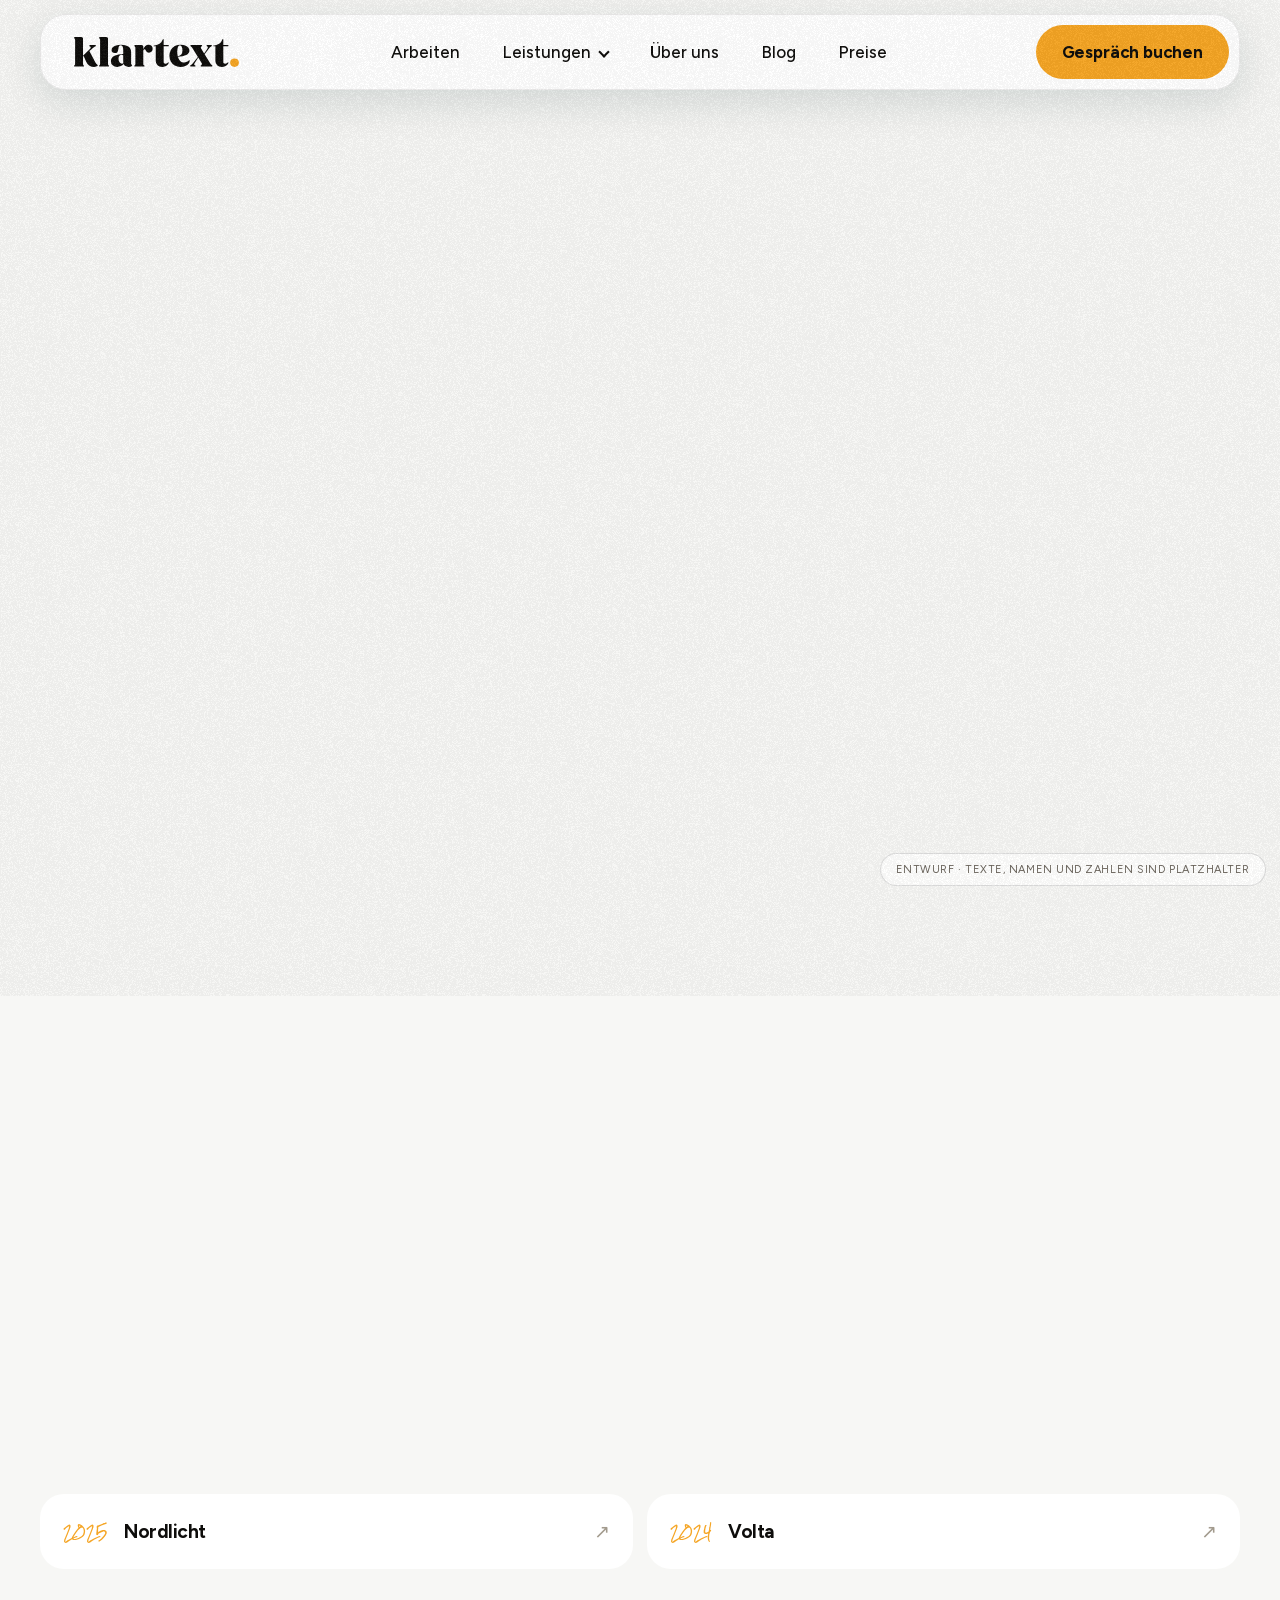
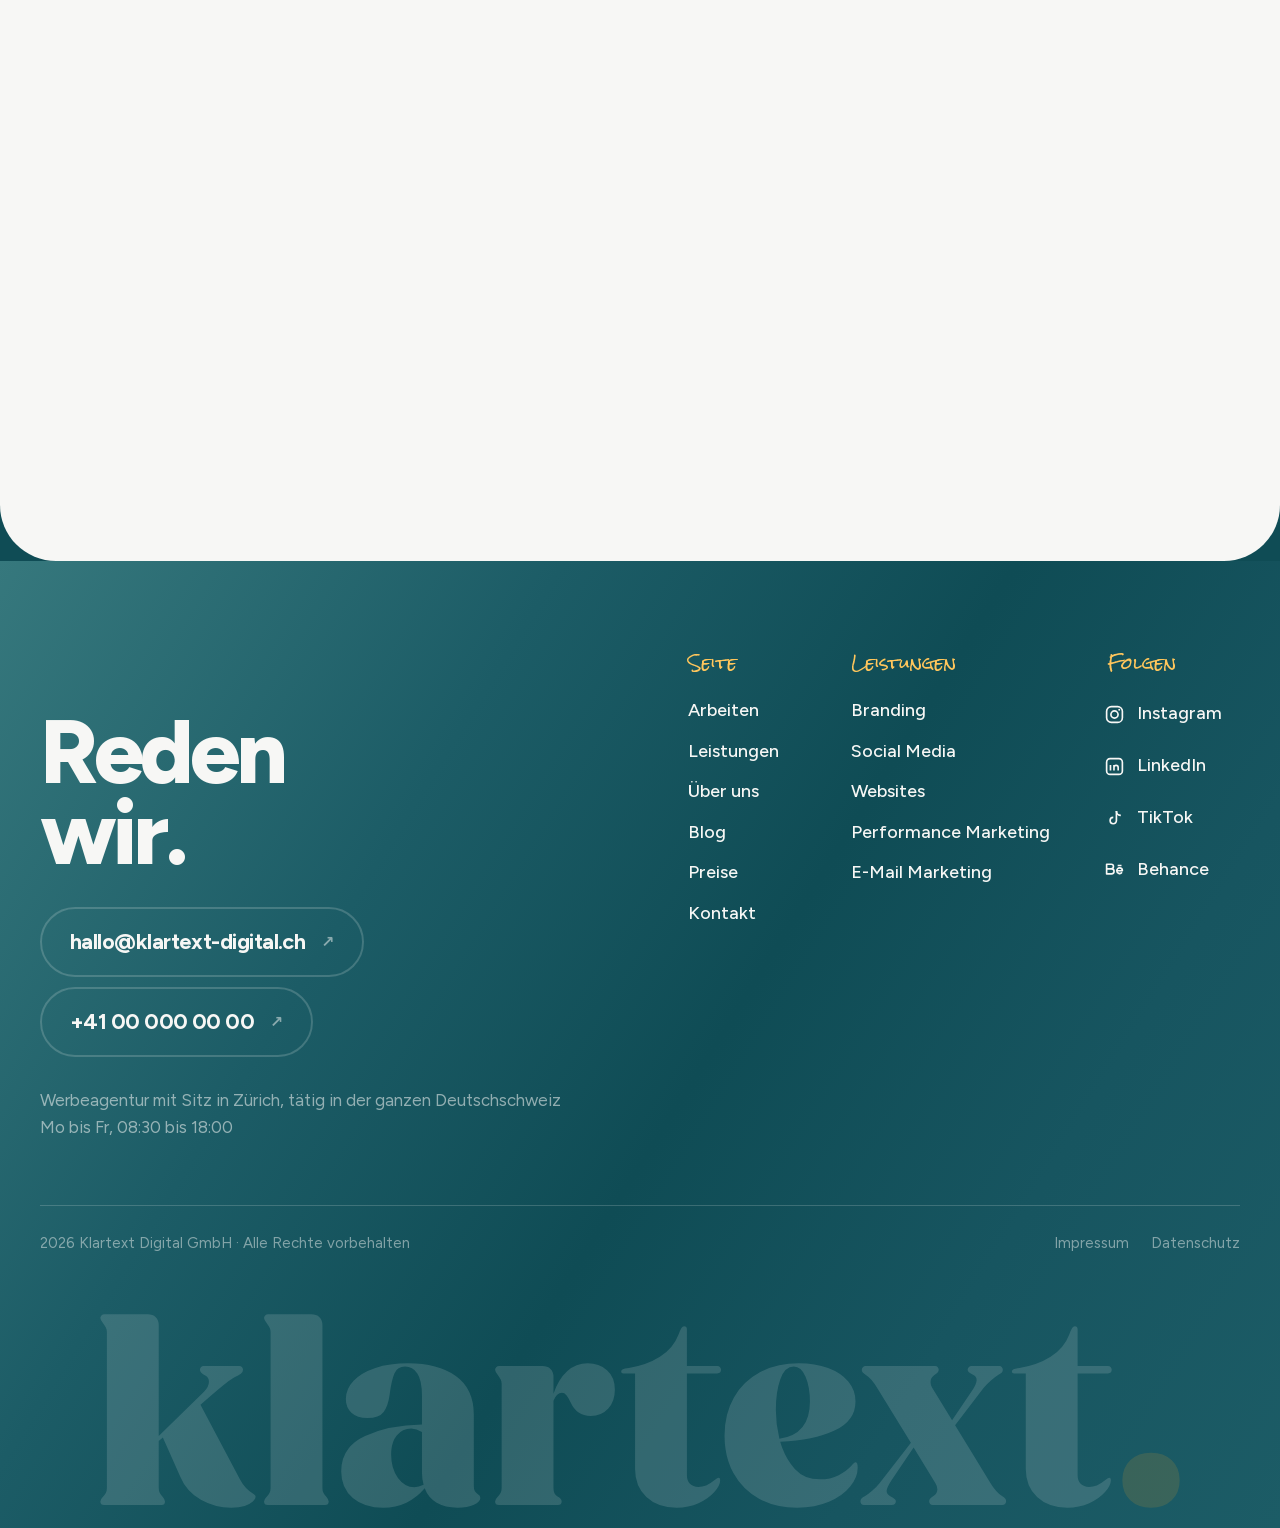
<file: arbeiten/meridian.html>
<!doctype html>
<html lang="de">
<head>
<meta charset="utf-8">
<meta name="viewport" content="width=device-width, initial-scale=1">
<style>
.lader{display:none}
.laedt{overflow:hidden}.laedt body{overflow:hidden}
.laedt .lader{--marke:clamp(40px,8.6vw,124px);--zahl:clamp(28px,4.2vw,62px);--lueck:clamp(14px,1.6vw,26px);position:fixed;inset:0;z-index:200;display:grid;place-items:center;padding:24px;background:linear-gradient(118deg,#062B32 0%,#09363F 11%,#0F4C55 24%,#1C5C66 36%,#36787D 50%,#4A8588 60%,#609999 71%,#8ABABA 83%,#A2C9C7 92%,#ABCDCB 100%);color:#F7F7F5;font-family:Figtree,system-ui,sans-serif;transition:opacity .62s cubic-bezier(.44,0,.56,1)}
/* Waehrend des Ladens liegt das Filmkorn ueber dem Schirm statt
   darunter. Keine zweite Kornebene: die vorhandene wird nur kurz
   hochgezogen — damit stimmt auch der Bildpfad auf jeder Unterseite,
   der steckt in stil.css. */
.laedt .korn{z-index:201}
.lader--weg{opacity:0}
.lader__mitte{display:grid;justify-items:center;transition:transform .62s cubic-bezier(.44,0,.56,1)}
.lader--weg .lader__mitte{transform:translateY(-14px)}
.lader__marke{display:block;line-height:0}.lader__marke img{width:calc(var(--marke)*5.175);max-width:calc(100vw - 48px);height:auto;display:block}

.lader__reihe{display:flex;align-items:center;gap:var(--lueck);width:min(calc(var(--marke)*10.35 + 2*(var(--lueck) + var(--zahl)*3.5)),calc(100vw - 48px));margin-top:clamp(30px,3.4vw,52px)}
.lader__balken{flex:1;height:clamp(6px,.55vw,10px);border-radius:99px;background:rgb(247 247 245/.22);overflow:hidden}
.lader__fuell{display:block;height:100%;width:0;border-radius:99px;background:#F7F7F5}
.lader__zahl{flex:none;width:calc(var(--zahl)*3.5);font-family:'Rock Salt',cursive;font-weight:400;color:#F5A524;font-size:var(--zahl);text-align:left;line-height:1}
.lader__zahl--geist{visibility:hidden}
.lader__wort{margin-top:clamp(24px,2.6vw,38px);text-align:center;font-size:clamp(17px,1.65vw,27px);line-height:1.45;max-width:32ch;color:rgb(247 247 245/.78)}
@media (max-width:720px){.lader__zahl--geist{display:none}.lader__reihe{width:min(calc(var(--marke)*10.35 + var(--lueck) + var(--zahl)*3.5),calc(100vw - 40px))}}
@media (prefers-reduced-motion:reduce){.laedt .lader{transition-duration:.2s}.lader__mitte{transition:none}}
</style>
<meta name="robots" content="noindex, nofollow">
<title>Meridian | KLARTEXT. Werbeagentur Zürich</title>
<meta name="description" content="Eine Position beziehen heisst, auf etwas zu verzichten.">
<link rel="icon" href="data:image/svg+xml,<svg xmlns='http://www.w3.org/2000/svg' viewBox='0 0 32 32'><rect width='32' height='32' rx='9' fill='%230F4C55'/></svg>">
<link rel="stylesheet" href="../stil.css">
<script>document.documentElement.className+=" laedt";setTimeout(function(){document.documentElement.classList.remove("laedt")},8000);
(function(){var b=new URLSearchParams(location.search).get("breite");if(b)document.documentElement.style.setProperty("--maxw",parseInt(b,10)+"px")})()</script>

<link rel="icon" href="../marke/favicon.svg" type="image/svg+xml">
<link rel="icon" href="../marke/favicon-32.png" sizes="32x32">
<link rel="icon" href="../marke/favicon-dunkel-32.png" sizes="32x32" media="(prefers-color-scheme:dark)">
<link rel="apple-touch-icon" href="../marke/favicon-180.png">
</head>
<body>

<div class="lader" id="lader" aria-hidden="true">
  <div class="lader__mitte">
    <div class="lader__marke"><img src="../marke/wortmarke-negativ.svg" alt="KLARTEXT" width="4105" height="859"></div>
    <div class="lader__reihe">
      <span class="lader__zahl lader__zahl--geist" aria-hidden="true">0%</span>
      <div class="lader__balken"><span class="lader__fuell"></span></div>
      <span class="lader__zahl">0%</span>
    </div>
    <p class="lader__wort"></p>
  </div>
</div>


<div class="korn" aria-hidden="true"></div>

<header class="nav">
  <div class="nav__pille">
    <a class="nav__mark" href="../index.html" aria-label="KLARTEXT — zur Startseite"><img src="../marke/wortmarke.svg" alt="KLARTEXT" width="4105" height="859"></a>
    <nav class="nav__wege" aria-label="Hauptnavigation">
      <a class="mlink" href="../arbeiten/index.html"><span class="mlink__bg" aria-hidden="true"></span><span class="mlink__t">Arbeiten</span><span class="mlink__t mlink__t--neu" aria-hidden="true">Arbeiten</span></a>
      <span class="ndd">
        <a class="mlink ndd__ausloeser" href="../index.html#leistungen" aria-expanded="false">
          <span class="mlink__bg" aria-hidden="true"></span>
          <span class="mlink__t">Leistungen<i class="ndd__chev" aria-hidden="true"></i></span>
          <span class="mlink__t mlink__t--neu" aria-hidden="true">Leistungen<i class="ndd__chev"></i></span>
        </a>
      </span>
      <a class="mlink" href="../ueber-uns.html"><span class="mlink__bg" aria-hidden="true"></span><span class="mlink__t">Über uns</span><span class="mlink__t mlink__t--neu" aria-hidden="true">Über uns</span></a>
      <a class="mlink" href="../blog/index.html"><span class="mlink__bg" aria-hidden="true"></span><span class="mlink__t">Blog</span><span class="mlink__t mlink__t--neu" aria-hidden="true">Blog</span></a>
        <a class="mlink" href="../index.html#preise"><span class="mlink__bg" aria-hidden="true"></span><span class="mlink__t">Preise</span><span class="mlink__t mlink__t--neu" aria-hidden="true">Preise</span></a>
    </nav>
    <a class="knopf knopf--akzent nav__cta" href="../index.html#kontakt">
      <span class="rolle"><span>Gespräch buchen</span><span aria-hidden="true">Gespräch buchen</span></span>
    </a>
  </div>
    <div class="ndd__panel" role="group" aria-label="Leistungen im Überblick" aria-hidden="true">
    <div class="ndd__inhalt">
      <div class="ndd__spalte ndd__spalte--liste">
        <ol class="ndd__liste">
            <li><a href="../leistungen/branding.html" data-i="0"><span class="ndd__nr">01</span><span class="ndd__name">Branding</span><i aria-hidden="true">↗</i></a></li>
            <li><a href="../leistungen/social-media.html" data-i="1"><span class="ndd__nr">02</span><span class="ndd__name">Social Media</span><i aria-hidden="true">↗</i></a></li>
            <li><a href="../leistungen/websites.html" data-i="2"><span class="ndd__nr">03</span><span class="ndd__name">Websites</span><i aria-hidden="true">↗</i></a></li>
            <li><a href="../leistungen/performance.html" data-i="3"><span class="ndd__nr">04</span><span class="ndd__name">Performance Marketing</span><i aria-hidden="true">↗</i></a></li>
            <li><a href="../leistungen/email-marketing.html" data-i="4"><span class="ndd__nr">05</span><span class="ndd__name">E-Mail Marketing</span><i aria-hidden="true">↗</i></a></li>
            </ol>
        <a class="ndd__fuss" href="../leistungen/index.html" tabindex="-1">Alle Leistungen <i aria-hidden="true">↗</i></a>
      </div>
      <div class="ndd__vorschau" aria-hidden="true">
            <div class="ndd__bild">
          <img src="../bilder/dienst-1.jpg" alt="" class="ist">
          <img src="../bilder/dienst-2.jpg" alt="">
          <img src="../bilder/dienst-3.jpg" alt="">
          <img src="../bilder/dienst-4.jpg" alt="">
          <img src="../bilder/dienst-5.jpg" alt="">
            </div>
            <div class="ndd__saetze">
          <div class="ndd__satz ist"><b>Positionierung, die sitzt</b><span>Markenstrategie, Wortmarke, Farb- und Schriftsystem, Bildsprache und ein Brand Guide, mit dem euer Team selbst weiterarbeitet.</span></div>
          <div class="ndd__satz"><b>Regelmässig statt sporadisch</b><span>Redaktionsplan für Instagram, TikTok und LinkedIn, Produktion im festen Takt und eine Community, die betreut wird.</span></div>
          <div class="ndd__satz"><b>Auftritte, die verkaufen</b><span>Konzept, Gestaltung und Umsetzung. Schnell, auffindbar und so gebaut, dass ihr Inhalte selbst pflegen könnt.</span></div>
          <div class="ndd__satz"><b>Budget, das arbeitet</b><span>Google Ads, Meta Ads, TikTok Ads und LinkedIn Ads mit sauberem Tracking und laufender Optimierung.</span></div>
          <div class="ndd__satz"><b>Der Kanal, der euch gehört</b><span>Newsletter, automatisierte Strecken und Segmentierung. Keine Plattform dazwischen, keine Reichweite auf Miete.</span></div>
            </div>
          </div>
      <aside class="ndd__karte">
        <p class="brush">Unsicher?</p>
        <p class="ndd__karte-titel">Wir sortieren das in 15&nbsp;Minuten.</p>
        <p class="ndd__karte-text">Kurzes Gespräch, ehrliche Einschätzung.
          Auch wenn am Ende nichts daraus wird.</p>
        <a class="knopf knopf--akzent" href="../index.html#kontakt" tabindex="-1">Gespräch buchen</a>
      </aside>
    </div>
  </div>
</header>

<main>
  <section class="unter">
    <a class="zurueck" href="index.html" data-rein>
      <i aria-hidden="true">←</i><span>Alle Projekte</span></a>
    <span class="chip" data-rein>Meridian · 2024</span>
    <h1 data-rein-zeilen><span>Vom Nischenprodukt zur Marke mit Haltung</span></h1>
    <p class="brush" data-rein>Eine Position beziehen heisst, auf etwas zu verzichten.</p>
  </section>

  <figure class="artikel__bild fall__gross" data-rein>
    <img src="../bilder/fall-3.jpg" alt="" loading="lazy">
  </figure>

  <section class="unter__leib">
    <div class="unter__text" data-rein>
      <h2 class="fall__frage">Die Aufgabe</h2>
      <p>Ein Anbieter, der alles konnte und deshalb für nichts stand. Die Kampagnen liefen, die Marke kam nicht an.</p>
      <h2 class="fall__frage">Das Vorgehen</h2>
      <p>Wir haben die Angebotsbreite zusammengestrichen, eine Haltung formuliert und den Auftritt darauf umgebaut, samt Tracking, damit man sieht, was wirkt.</p>
      <h2 class="fall__frage">Das Ergebnis</h2>
      <p>Die Marke ist schmaler und dadurch erkennbar. Die Kampagnen arbeiten auf ein Versprechen ein statt auf fünf.</p>
    </div>
    <aside class="fall__fakten" data-rein>
      <div><dt>Jahr</dt><dd>2024</dd></div>
      <div><dt>Dauer</dt><dd>12 Wochen</dd></div>
      <div><dt>Leistungen</dt><dd><span class="pillen"><span>Strategie</span><span>Website</span><span>Performance</span></span></dd></div>
    </aside>
  </section>

  <section class="weiter">
    <p class="brush mitte">Weitere Projekte</p>
    <div class="weiter__reihe">
      <a class="weiter__karte" href="nordlicht.html"><span class="weiter__nr">2025</span>
        <span class="weiter__name">Nordlicht</span><i aria-hidden="true">↗</i></a>
      <a class="weiter__karte" href="volta.html"><span class="weiter__nr">2024</span>
        <span class="weiter__name">Volta</span><i aria-hidden="true">↗</i></a>
    </div>
  </section>

  <section class="ruf">
    <div class="ruf__karte ruf__karte--knapp" data-rein>
      <div class="ruf__wort">
        <p class="brush">Auf ein Wort</p>
        <h2>Ähnliches<br>vor der Brust?</h2>
        <p class="ruf__text">Fünfzehn Minuten, ehrliche Einschätzung,
          keine Verpflichtung.</p>
        <a class="knopf knopf--akzent gross" href="../index.html#kontakt">
          <span class="rolle"><span>Gespräch buchen</span><span aria-hidden="true">Gespräch buchen</span></span>
        </a>
      </div>
    </div>
  </section>
</main>

<footer class="fuss">
  <div class="fuss__oben">
    <div class="fuss__reden">
      <p class="brush">Auf ein Wort</p>
      <h2>Reden<br>wir.</h2>
      <div class="fuss__kontakt">
        <a class="fuss__gross" href="mailto:hallo@klartext-digital.ch">
          <span>hallo@klartext-digital.ch</span><i aria-hidden="true">↗</i></a>
        <a class="fuss__gross" href="tel:+41000000000">
          <span>+41 00 000 00 00</span><i aria-hidden="true">↗</i></a>
      </div>
      <p class="fuss__ort">Werbeagentur mit Sitz in Zürich, tätig in der ganzen Deutschschweiz<br>
        Mo bis Fr, 08:30 bis 18:00</p>
    </div>

    <div class="fuss__spalten">
      <nav class="fuss__spalte">
        <p class="fuss__kopf">Seite</p>
        <a class="mlink" href="../arbeiten/index.html"><span class="mlink__bg" aria-hidden="true"></span><span class="mlink__t">Arbeiten</span><span class="mlink__t mlink__t--neu" aria-hidden="true">Arbeiten</span></a>
        <a class="mlink" href="../leistungen/index.html"><span class="mlink__bg" aria-hidden="true"></span><span class="mlink__t">Leistungen</span><span class="mlink__t mlink__t--neu" aria-hidden="true">Leistungen</span></a>
        <a class="mlink" href="../ueber-uns.html"><span class="mlink__bg" aria-hidden="true"></span><span class="mlink__t">Über uns</span><span class="mlink__t mlink__t--neu" aria-hidden="true">Über uns</span></a>
        <a class="mlink" href="../blog/index.html"><span class="mlink__bg" aria-hidden="true"></span><span class="mlink__t">Blog</span><span class="mlink__t mlink__t--neu" aria-hidden="true">Blog</span></a>
        <a class="mlink" href="../index.html#preise"><span class="mlink__bg" aria-hidden="true"></span><span class="mlink__t">Preise</span><span class="mlink__t mlink__t--neu" aria-hidden="true">Preise</span></a>
        <a class="mlink" href="../index.html#kontakt"><span class="mlink__bg" aria-hidden="true"></span><span class="mlink__t">Kontakt</span><span class="mlink__t mlink__t--neu" aria-hidden="true">Kontakt</span></a>
      </nav>
      <nav class="fuss__spalte">
        <p class="fuss__kopf">Leistungen</p>
        <a class="mlink" href="../leistungen/branding.html"><span class="mlink__bg" aria-hidden="true"></span><span class="mlink__t">Branding</span><span class="mlink__t mlink__t--neu" aria-hidden="true">Branding</span></a>
        <a class="mlink" href="../leistungen/social-media.html"><span class="mlink__bg" aria-hidden="true"></span><span class="mlink__t">Social Media</span><span class="mlink__t mlink__t--neu" aria-hidden="true">Social Media</span></a>
        <a class="mlink" href="../leistungen/websites.html"><span class="mlink__bg" aria-hidden="true"></span><span class="mlink__t">Websites</span><span class="mlink__t mlink__t--neu" aria-hidden="true">Websites</span></a>
        <a class="mlink" href="../leistungen/performance.html"><span class="mlink__bg" aria-hidden="true"></span><span class="mlink__t">Performance Marketing</span><span class="mlink__t mlink__t--neu" aria-hidden="true">Performance Marketing</span></a>
        <a class="mlink" href="../leistungen/email-marketing.html"><span class="mlink__bg" aria-hidden="true"></span><span class="mlink__t">E-Mail Marketing</span><span class="mlink__t mlink__t--neu" aria-hidden="true">E-Mail Marketing</span></a>
      </nav>
      <div class="fuss__spalte">
        <p class="fuss__kopf">Folgen</p>
        <div class="fuss__sozial">
          <a href="../index.html" aria-label="Instagram"><svg viewBox="0 0 24 24" width="21" height="21" fill="none" stroke="currentColor" stroke-width="1.9"><rect x="3" y="3" width="18" height="18" rx="5.4"/><circle cx="12" cy="12" r="4.1"/><circle cx="17.4" cy="6.6" r="1.1" fill="currentColor" stroke="none"/></svg><span>Instagram</span></a>
          <a href="../index.html" aria-label="LinkedIn"><svg viewBox="0 0 24 24" width="21" height="21" fill="none" stroke="currentColor" stroke-width="1.9"><rect x="3" y="3" width="18" height="18" rx="4"/><path d="M7.4 10.4v6.2M7.4 7.6v.1M11.4 16.6v-3.4a2.4 2.4 0 0 1 4.8 0v3.4M11.4 16.6v-6.2"/></svg><span>LinkedIn</span></a>
          <a href="../index.html" aria-label="TikTok"><svg viewBox="0 0 24 24" width="21" height="21" fill="none" stroke="currentColor" stroke-width="1.9" stroke-linejoin="round"><path d="M14.2 3.5v10.9a3.6 3.6 0 1 1-3.6-3.6"/><path d="M14.2 3.5a5 5 0 0 0 5 5"/></svg><span>TikTok</span></a>
          <a href="../index.html" aria-label="Behance"><svg viewBox="0 0 24 24" width="21" height="21" fill="none" stroke="currentColor" stroke-width="1.9" stroke-linejoin="round"><path d="M3 6h5.2a2.6 2.6 0 0 1 0 5.2H3zM3 11.2h5.6a2.9 2.9 0 0 1 0 5.8H3zM14.6 13.4h6.4a3.2 3.2 0 0 0-6.4 0 3.2 3.2 0 0 0 5.9 1.7M15.6 7.4h4.4"/></svg><span>Behance</span></a>
        </div>
      </div>
    </div>
  </div>

  <div class="fuss__recht">
    <p>2026 Klartext Digital GmbH · Alle Rechte vorbehalten</p>
    <nav>
      <a href="../recht/impressum.html">Impressum</a>
      <a href="../recht/datenschutz.html">Datenschutz</a>
    </nav>
  </div>

  <!-- Riesige Wortmarke als Grafik, unten angeschnitten -->
  <div class="fuss__wortmarke" aria-hidden="true"><img src="../marke/wortmarke-negativ.svg" alt="" width="4105" height="859"></div>
</footer>

<div class="demo">Entwurf · Texte, Namen und Zahlen sind Platzhalter</div>

<script src="../js/lenis.min.js"></script>
<script src="../js/gsap.min.js"></script>
<script src="../js/ScrollTrigger.min.js"></script>
<script src="../lader.js"></script>
<script src="../bewegung.js"></script>
<script src="../zeiger.js"></script>
</body>
</html>
</file>
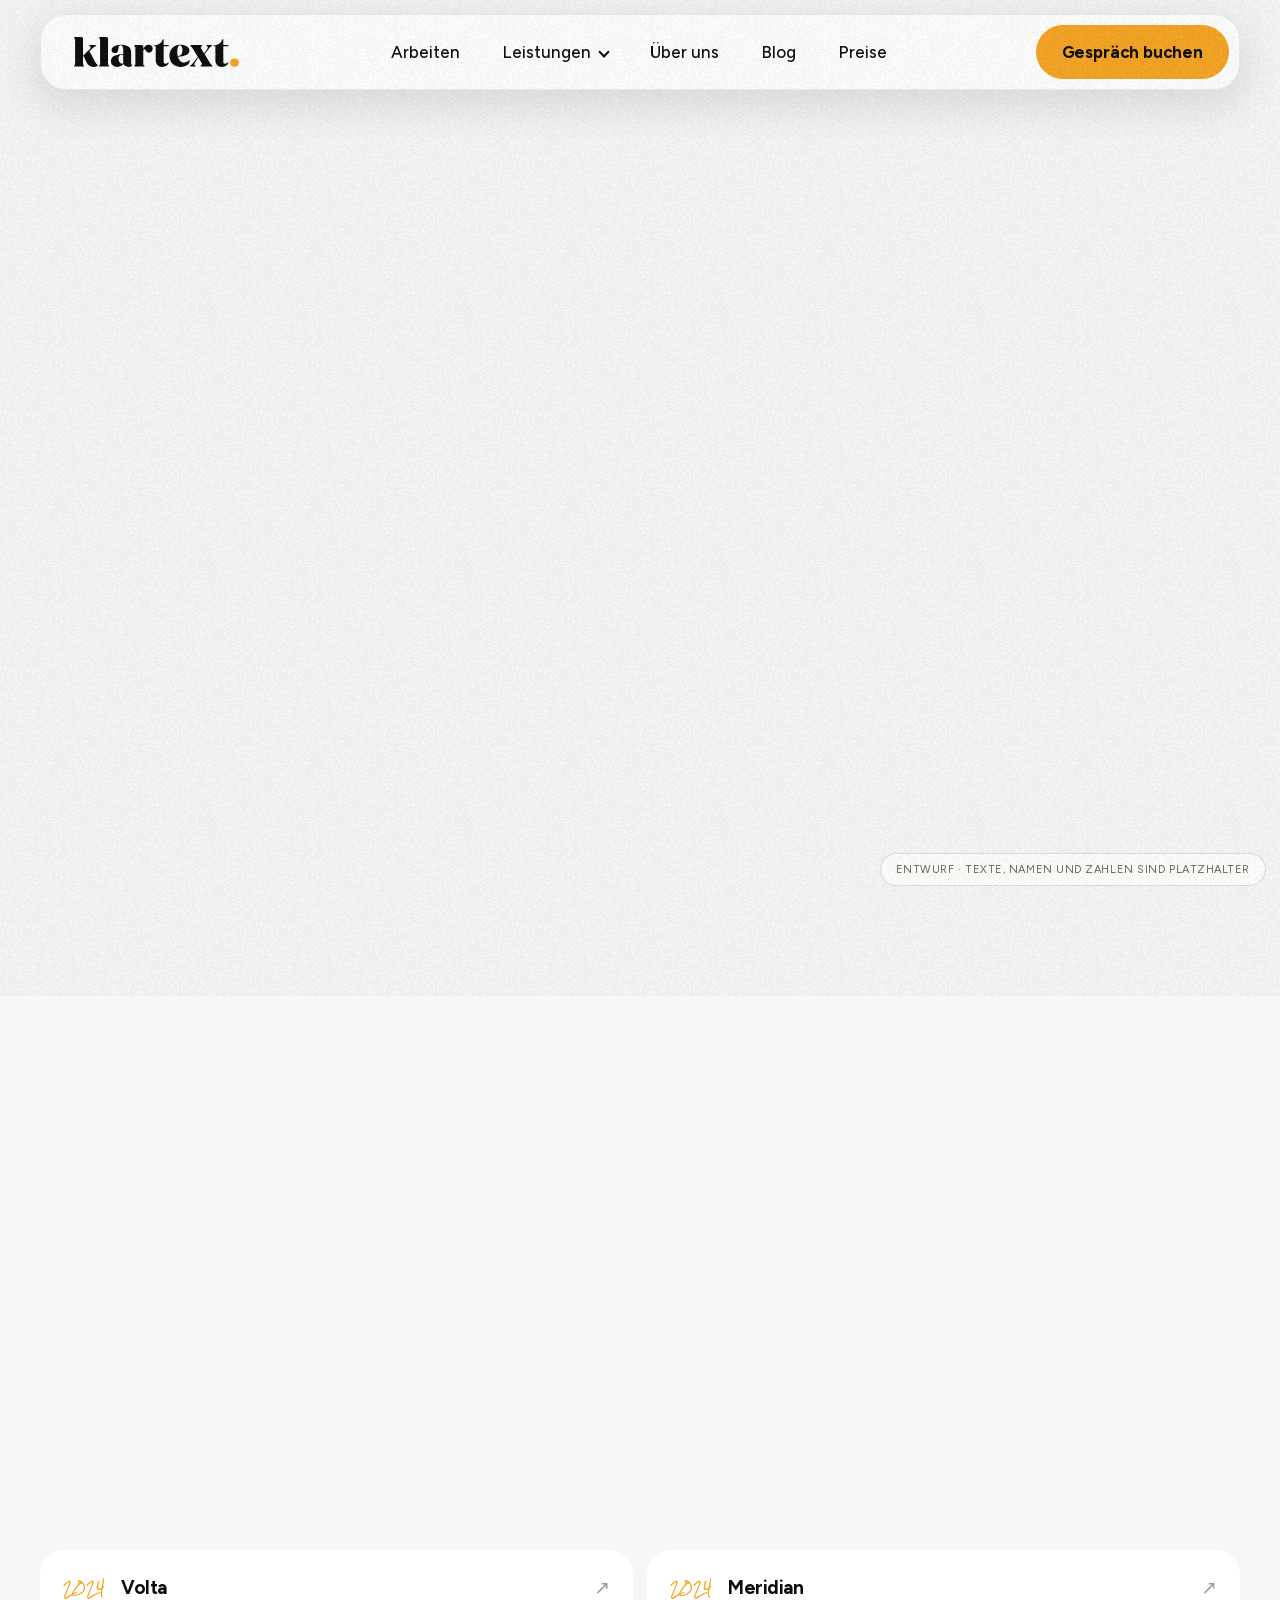
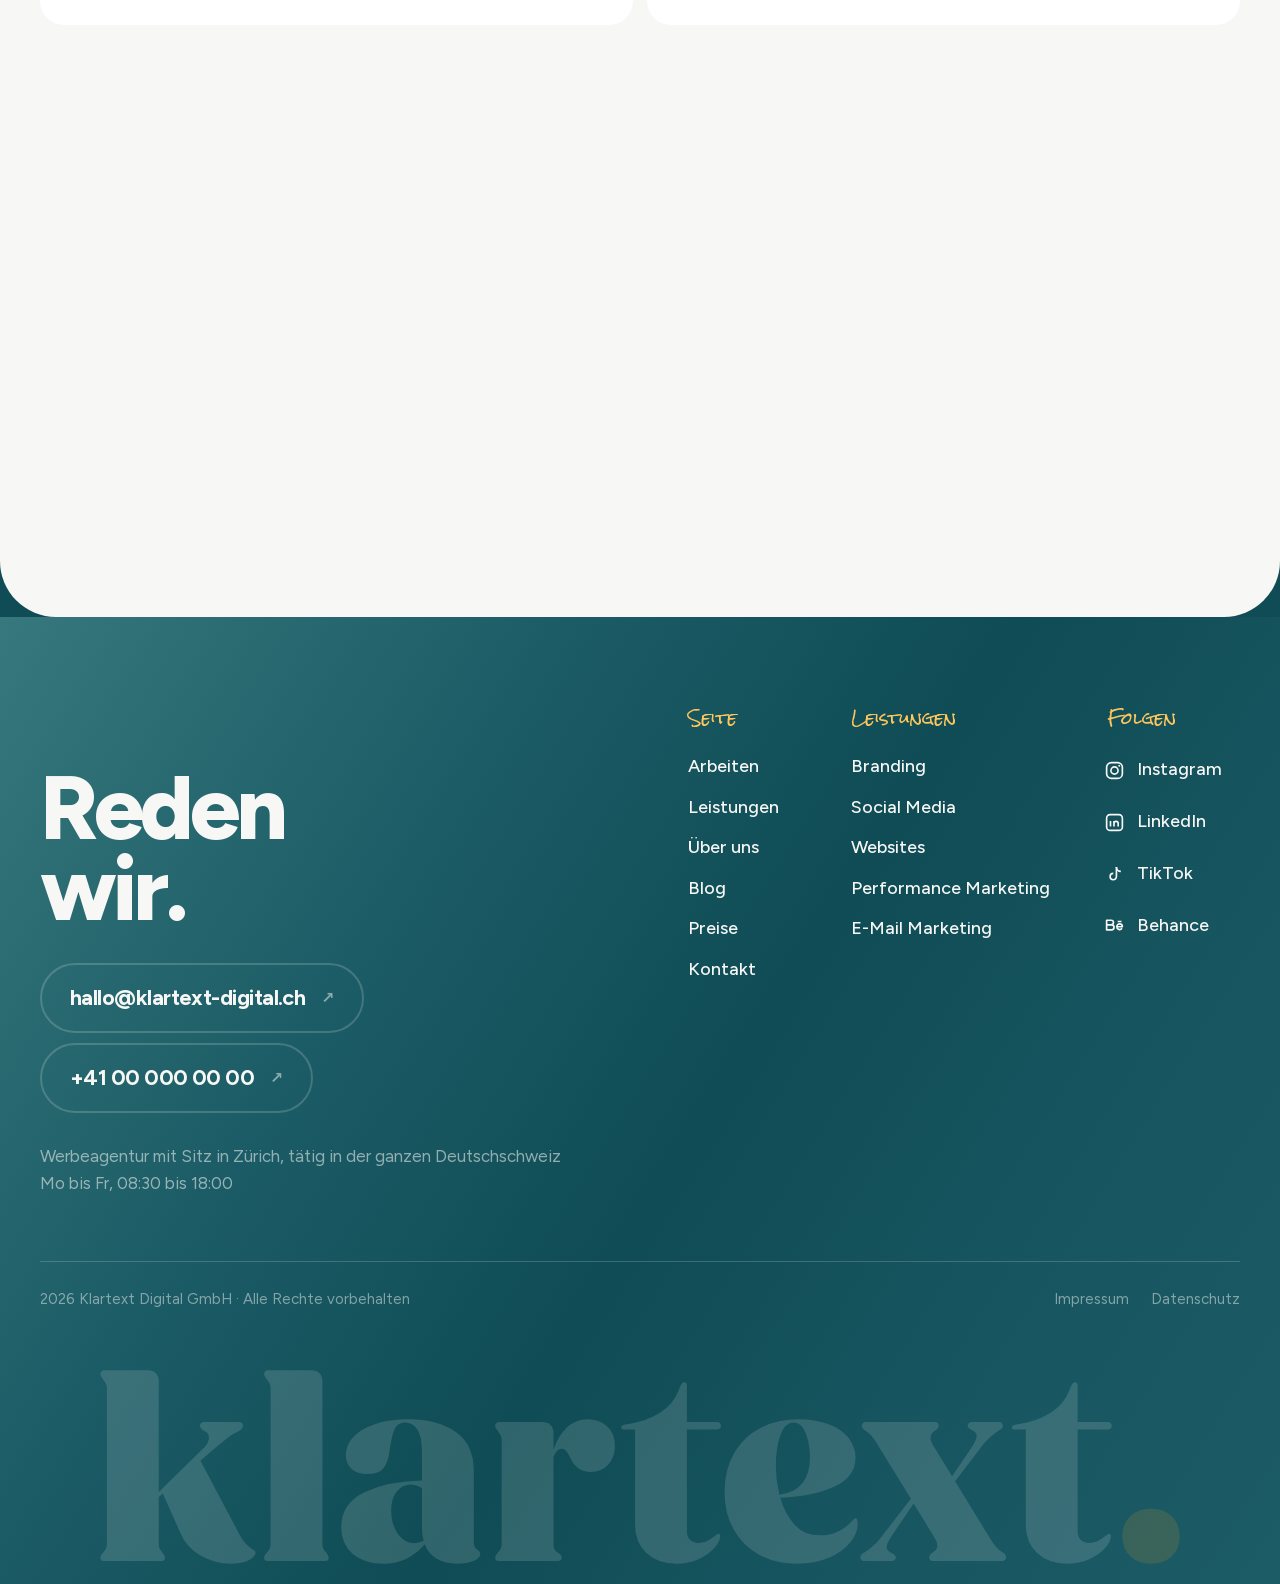
<file: arbeiten/nordlicht.html>
<!doctype html>
<html lang="de">
<head>
<meta charset="utf-8">
<meta name="viewport" content="width=device-width, initial-scale=1">
<style>
.lader{display:none}
.laedt{overflow:hidden}.laedt body{overflow:hidden}
.laedt .lader{--marke:clamp(40px,8.6vw,124px);--zahl:clamp(28px,4.2vw,62px);--lueck:clamp(14px,1.6vw,26px);position:fixed;inset:0;z-index:200;display:grid;place-items:center;padding:24px;background:linear-gradient(118deg,#062B32 0%,#09363F 11%,#0F4C55 24%,#1C5C66 36%,#36787D 50%,#4A8588 60%,#609999 71%,#8ABABA 83%,#A2C9C7 92%,#ABCDCB 100%);color:#F7F7F5;font-family:Figtree,system-ui,sans-serif;transition:opacity .62s cubic-bezier(.44,0,.56,1)}
/* Waehrend des Ladens liegt das Filmkorn ueber dem Schirm statt
   darunter. Keine zweite Kornebene: die vorhandene wird nur kurz
   hochgezogen — damit stimmt auch der Bildpfad auf jeder Unterseite,
   der steckt in stil.css. */
.laedt .korn{z-index:201}
.lader--weg{opacity:0}
.lader__mitte{display:grid;justify-items:center;transition:transform .62s cubic-bezier(.44,0,.56,1)}
.lader--weg .lader__mitte{transform:translateY(-14px)}
.lader__marke{display:block;line-height:0}.lader__marke img{width:calc(var(--marke)*5.175);max-width:calc(100vw - 48px);height:auto;display:block}

.lader__reihe{display:flex;align-items:center;gap:var(--lueck);width:min(calc(var(--marke)*10.35 + 2*(var(--lueck) + var(--zahl)*3.5)),calc(100vw - 48px));margin-top:clamp(30px,3.4vw,52px)}
.lader__balken{flex:1;height:clamp(6px,.55vw,10px);border-radius:99px;background:rgb(247 247 245/.22);overflow:hidden}
.lader__fuell{display:block;height:100%;width:0;border-radius:99px;background:#F7F7F5}
.lader__zahl{flex:none;width:calc(var(--zahl)*3.5);font-family:'Rock Salt',cursive;font-weight:400;color:#F5A524;font-size:var(--zahl);text-align:left;line-height:1}
.lader__zahl--geist{visibility:hidden}
.lader__wort{margin-top:clamp(24px,2.6vw,38px);text-align:center;font-size:clamp(17px,1.65vw,27px);line-height:1.45;max-width:32ch;color:rgb(247 247 245/.78)}
@media (max-width:720px){.lader__zahl--geist{display:none}.lader__reihe{width:min(calc(var(--marke)*10.35 + var(--lueck) + var(--zahl)*3.5),calc(100vw - 40px))}}
@media (prefers-reduced-motion:reduce){.laedt .lader{transition-duration:.2s}.lader__mitte{transition:none}}
</style>
<meta name="robots" content="noindex, nofollow">
<title>Nordlicht | KLARTEXT. Werbeagentur Zürich</title>
<meta name="description" content="Aus einer guten Idee wurde eine Marke, die man erklären kann.">
<link rel="icon" href="data:image/svg+xml,<svg xmlns='http://www.w3.org/2000/svg' viewBox='0 0 32 32'><rect width='32' height='32' rx='9' fill='%230F4C55'/></svg>">
<link rel="stylesheet" href="../stil.css">
<script>document.documentElement.className+=" laedt";setTimeout(function(){document.documentElement.classList.remove("laedt")},8000);
(function(){var b=new URLSearchParams(location.search).get("breite");if(b)document.documentElement.style.setProperty("--maxw",parseInt(b,10)+"px")})()</script>

<link rel="icon" href="../marke/favicon.svg" type="image/svg+xml">
<link rel="icon" href="../marke/favicon-32.png" sizes="32x32">
<link rel="icon" href="../marke/favicon-dunkel-32.png" sizes="32x32" media="(prefers-color-scheme:dark)">
<link rel="apple-touch-icon" href="../marke/favicon-180.png">
</head>
<body>

<div class="lader" id="lader" aria-hidden="true">
  <div class="lader__mitte">
    <div class="lader__marke"><img src="../marke/wortmarke-negativ.svg" alt="KLARTEXT" width="4105" height="859"></div>
    <div class="lader__reihe">
      <span class="lader__zahl lader__zahl--geist" aria-hidden="true">0%</span>
      <div class="lader__balken"><span class="lader__fuell"></span></div>
      <span class="lader__zahl">0%</span>
    </div>
    <p class="lader__wort"></p>
  </div>
</div>


<div class="korn" aria-hidden="true"></div>

<header class="nav">
  <div class="nav__pille">
    <a class="nav__mark" href="../index.html" aria-label="KLARTEXT — zur Startseite"><img src="../marke/wortmarke.svg" alt="KLARTEXT" width="4105" height="859"></a>
    <nav class="nav__wege" aria-label="Hauptnavigation">
      <a class="mlink" href="../arbeiten/index.html"><span class="mlink__bg" aria-hidden="true"></span><span class="mlink__t">Arbeiten</span><span class="mlink__t mlink__t--neu" aria-hidden="true">Arbeiten</span></a>
      <span class="ndd">
        <a class="mlink ndd__ausloeser" href="../index.html#leistungen" aria-expanded="false">
          <span class="mlink__bg" aria-hidden="true"></span>
          <span class="mlink__t">Leistungen<i class="ndd__chev" aria-hidden="true"></i></span>
          <span class="mlink__t mlink__t--neu" aria-hidden="true">Leistungen<i class="ndd__chev"></i></span>
        </a>
      </span>
      <a class="mlink" href="../ueber-uns.html"><span class="mlink__bg" aria-hidden="true"></span><span class="mlink__t">Über uns</span><span class="mlink__t mlink__t--neu" aria-hidden="true">Über uns</span></a>
      <a class="mlink" href="../blog/index.html"><span class="mlink__bg" aria-hidden="true"></span><span class="mlink__t">Blog</span><span class="mlink__t mlink__t--neu" aria-hidden="true">Blog</span></a>
        <a class="mlink" href="../index.html#preise"><span class="mlink__bg" aria-hidden="true"></span><span class="mlink__t">Preise</span><span class="mlink__t mlink__t--neu" aria-hidden="true">Preise</span></a>
    </nav>
    <a class="knopf knopf--akzent nav__cta" href="../index.html#kontakt">
      <span class="rolle"><span>Gespräch buchen</span><span aria-hidden="true">Gespräch buchen</span></span>
    </a>
  </div>
    <div class="ndd__panel" role="group" aria-label="Leistungen im Überblick" aria-hidden="true">
    <div class="ndd__inhalt">
      <div class="ndd__spalte ndd__spalte--liste">
        <ol class="ndd__liste">
            <li><a href="../leistungen/branding.html" data-i="0"><span class="ndd__nr">01</span><span class="ndd__name">Branding</span><i aria-hidden="true">↗</i></a></li>
            <li><a href="../leistungen/social-media.html" data-i="1"><span class="ndd__nr">02</span><span class="ndd__name">Social Media</span><i aria-hidden="true">↗</i></a></li>
            <li><a href="../leistungen/websites.html" data-i="2"><span class="ndd__nr">03</span><span class="ndd__name">Websites</span><i aria-hidden="true">↗</i></a></li>
            <li><a href="../leistungen/performance.html" data-i="3"><span class="ndd__nr">04</span><span class="ndd__name">Performance Marketing</span><i aria-hidden="true">↗</i></a></li>
            <li><a href="../leistungen/email-marketing.html" data-i="4"><span class="ndd__nr">05</span><span class="ndd__name">E-Mail Marketing</span><i aria-hidden="true">↗</i></a></li>
            </ol>
        <a class="ndd__fuss" href="../leistungen/index.html" tabindex="-1">Alle Leistungen <i aria-hidden="true">↗</i></a>
      </div>
      <div class="ndd__vorschau" aria-hidden="true">
            <div class="ndd__bild">
          <img src="../bilder/dienst-1.jpg" alt="" class="ist">
          <img src="../bilder/dienst-2.jpg" alt="">
          <img src="../bilder/dienst-3.jpg" alt="">
          <img src="../bilder/dienst-4.jpg" alt="">
          <img src="../bilder/dienst-5.jpg" alt="">
            </div>
            <div class="ndd__saetze">
          <div class="ndd__satz ist"><b>Positionierung, die sitzt</b><span>Markenstrategie, Wortmarke, Farb- und Schriftsystem, Bildsprache und ein Brand Guide, mit dem euer Team selbst weiterarbeitet.</span></div>
          <div class="ndd__satz"><b>Regelmässig statt sporadisch</b><span>Redaktionsplan für Instagram, TikTok und LinkedIn, Produktion im festen Takt und eine Community, die betreut wird.</span></div>
          <div class="ndd__satz"><b>Auftritte, die verkaufen</b><span>Konzept, Gestaltung und Umsetzung. Schnell, auffindbar und so gebaut, dass ihr Inhalte selbst pflegen könnt.</span></div>
          <div class="ndd__satz"><b>Budget, das arbeitet</b><span>Google Ads, Meta Ads, TikTok Ads und LinkedIn Ads mit sauberem Tracking und laufender Optimierung.</span></div>
          <div class="ndd__satz"><b>Der Kanal, der euch gehört</b><span>Newsletter, automatisierte Strecken und Segmentierung. Keine Plattform dazwischen, keine Reichweite auf Miete.</span></div>
            </div>
          </div>
      <aside class="ndd__karte">
        <p class="brush">Unsicher?</p>
        <p class="ndd__karte-titel">Wir sortieren das in 15&nbsp;Minuten.</p>
        <p class="ndd__karte-text">Kurzes Gespräch, ehrliche Einschätzung.
          Auch wenn am Ende nichts daraus wird.</p>
        <a class="knopf knopf--akzent" href="../index.html#kontakt" tabindex="-1">Gespräch buchen</a>
      </aside>
    </div>
  </div>
</header>

<main>
  <section class="unter">
    <a class="zurueck" href="index.html" data-rein>
      <i aria-hidden="true">←</i><span>Alle Projekte</span></a>
    <span class="chip" data-rein>Nordlicht · 2025</span>
    <h1 data-rein-zeilen><span>Eine klare Markenidentität für eine junge Energieplattform</span></h1>
    <p class="brush" data-rein>Aus einer guten Idee wurde eine Marke, die man erklären kann.</p>
  </section>

  <figure class="artikel__bild fall__gross" data-rein>
    <img src="../bilder/fall-1.jpg" alt="" loading="lazy">
  </figure>

  <section class="unter__leib">
    <div class="unter__text" data-rein>
      <h2 class="fall__frage">Die Aufgabe</h2>
      <p>Ein junges Team mit einem starken Produkt und keinem Auftritt. Jede Unterlage sah anders aus, jede Präsentation begann mit einer Erklärung, wer man eigentlich ist.</p>
      <h2 class="fall__frage">Das Vorgehen</h2>
      <p>Wir haben zuerst die Position festgelegt, in einem Satz, den alle mittragen. Darauf ein Baukasten aus Wortmarke, Farbe, Schrift und Bildsprache, dazu die Website als erste Anwendung.</p>
      <h2 class="fall__frage">Das Ergebnis</h2>
      <p>Der Auftritt kommt ohne Vorrede aus. Das Team baut Unterlagen inzwischen selbst, ohne dass jedes Mal etwas Neues entsteht.</p>
    </div>
    <aside class="fall__fakten" data-rein>
      <div><dt>Jahr</dt><dd>2025</dd></div>
      <div><dt>Dauer</dt><dd>6 Wochen</dd></div>
      <div><dt>Leistungen</dt><dd><span class="pillen"><span>Branding</span><span>Website</span><span>3D</span></span></dd></div>
    </aside>
  </section>

  <section class="weiter">
    <p class="brush mitte">Weitere Projekte</p>
    <div class="weiter__reihe">
      <a class="weiter__karte" href="volta.html"><span class="weiter__nr">2024</span>
        <span class="weiter__name">Volta</span><i aria-hidden="true">↗</i></a>
      <a class="weiter__karte" href="meridian.html"><span class="weiter__nr">2024</span>
        <span class="weiter__name">Meridian</span><i aria-hidden="true">↗</i></a>
    </div>
  </section>

  <section class="ruf">
    <div class="ruf__karte ruf__karte--knapp" data-rein>
      <div class="ruf__wort">
        <p class="brush">Auf ein Wort</p>
        <h2>Ähnliches<br>vor der Brust?</h2>
        <p class="ruf__text">Fünfzehn Minuten, ehrliche Einschätzung,
          keine Verpflichtung.</p>
        <a class="knopf knopf--akzent gross" href="../index.html#kontakt">
          <span class="rolle"><span>Gespräch buchen</span><span aria-hidden="true">Gespräch buchen</span></span>
        </a>
      </div>
    </div>
  </section>
</main>

<footer class="fuss">
  <div class="fuss__oben">
    <div class="fuss__reden">
      <p class="brush">Auf ein Wort</p>
      <h2>Reden<br>wir.</h2>
      <div class="fuss__kontakt">
        <a class="fuss__gross" href="mailto:hallo@klartext-digital.ch">
          <span>hallo@klartext-digital.ch</span><i aria-hidden="true">↗</i></a>
        <a class="fuss__gross" href="tel:+41000000000">
          <span>+41 00 000 00 00</span><i aria-hidden="true">↗</i></a>
      </div>
      <p class="fuss__ort">Werbeagentur mit Sitz in Zürich, tätig in der ganzen Deutschschweiz<br>
        Mo bis Fr, 08:30 bis 18:00</p>
    </div>

    <div class="fuss__spalten">
      <nav class="fuss__spalte">
        <p class="fuss__kopf">Seite</p>
        <a class="mlink" href="../arbeiten/index.html"><span class="mlink__bg" aria-hidden="true"></span><span class="mlink__t">Arbeiten</span><span class="mlink__t mlink__t--neu" aria-hidden="true">Arbeiten</span></a>
        <a class="mlink" href="../leistungen/index.html"><span class="mlink__bg" aria-hidden="true"></span><span class="mlink__t">Leistungen</span><span class="mlink__t mlink__t--neu" aria-hidden="true">Leistungen</span></a>
        <a class="mlink" href="../ueber-uns.html"><span class="mlink__bg" aria-hidden="true"></span><span class="mlink__t">Über uns</span><span class="mlink__t mlink__t--neu" aria-hidden="true">Über uns</span></a>
        <a class="mlink" href="../blog/index.html"><span class="mlink__bg" aria-hidden="true"></span><span class="mlink__t">Blog</span><span class="mlink__t mlink__t--neu" aria-hidden="true">Blog</span></a>
        <a class="mlink" href="../index.html#preise"><span class="mlink__bg" aria-hidden="true"></span><span class="mlink__t">Preise</span><span class="mlink__t mlink__t--neu" aria-hidden="true">Preise</span></a>
        <a class="mlink" href="../index.html#kontakt"><span class="mlink__bg" aria-hidden="true"></span><span class="mlink__t">Kontakt</span><span class="mlink__t mlink__t--neu" aria-hidden="true">Kontakt</span></a>
      </nav>
      <nav class="fuss__spalte">
        <p class="fuss__kopf">Leistungen</p>
        <a class="mlink" href="../leistungen/branding.html"><span class="mlink__bg" aria-hidden="true"></span><span class="mlink__t">Branding</span><span class="mlink__t mlink__t--neu" aria-hidden="true">Branding</span></a>
        <a class="mlink" href="../leistungen/social-media.html"><span class="mlink__bg" aria-hidden="true"></span><span class="mlink__t">Social Media</span><span class="mlink__t mlink__t--neu" aria-hidden="true">Social Media</span></a>
        <a class="mlink" href="../leistungen/websites.html"><span class="mlink__bg" aria-hidden="true"></span><span class="mlink__t">Websites</span><span class="mlink__t mlink__t--neu" aria-hidden="true">Websites</span></a>
        <a class="mlink" href="../leistungen/performance.html"><span class="mlink__bg" aria-hidden="true"></span><span class="mlink__t">Performance Marketing</span><span class="mlink__t mlink__t--neu" aria-hidden="true">Performance Marketing</span></a>
        <a class="mlink" href="../leistungen/email-marketing.html"><span class="mlink__bg" aria-hidden="true"></span><span class="mlink__t">E-Mail Marketing</span><span class="mlink__t mlink__t--neu" aria-hidden="true">E-Mail Marketing</span></a>
      </nav>
      <div class="fuss__spalte">
        <p class="fuss__kopf">Folgen</p>
        <div class="fuss__sozial">
          <a href="../index.html" aria-label="Instagram"><svg viewBox="0 0 24 24" width="21" height="21" fill="none" stroke="currentColor" stroke-width="1.9"><rect x="3" y="3" width="18" height="18" rx="5.4"/><circle cx="12" cy="12" r="4.1"/><circle cx="17.4" cy="6.6" r="1.1" fill="currentColor" stroke="none"/></svg><span>Instagram</span></a>
          <a href="../index.html" aria-label="LinkedIn"><svg viewBox="0 0 24 24" width="21" height="21" fill="none" stroke="currentColor" stroke-width="1.9"><rect x="3" y="3" width="18" height="18" rx="4"/><path d="M7.4 10.4v6.2M7.4 7.6v.1M11.4 16.6v-3.4a2.4 2.4 0 0 1 4.8 0v3.4M11.4 16.6v-6.2"/></svg><span>LinkedIn</span></a>
          <a href="../index.html" aria-label="TikTok"><svg viewBox="0 0 24 24" width="21" height="21" fill="none" stroke="currentColor" stroke-width="1.9" stroke-linejoin="round"><path d="M14.2 3.5v10.9a3.6 3.6 0 1 1-3.6-3.6"/><path d="M14.2 3.5a5 5 0 0 0 5 5"/></svg><span>TikTok</span></a>
          <a href="../index.html" aria-label="Behance"><svg viewBox="0 0 24 24" width="21" height="21" fill="none" stroke="currentColor" stroke-width="1.9" stroke-linejoin="round"><path d="M3 6h5.2a2.6 2.6 0 0 1 0 5.2H3zM3 11.2h5.6a2.9 2.9 0 0 1 0 5.8H3zM14.6 13.4h6.4a3.2 3.2 0 0 0-6.4 0 3.2 3.2 0 0 0 5.9 1.7M15.6 7.4h4.4"/></svg><span>Behance</span></a>
        </div>
      </div>
    </div>
  </div>

  <div class="fuss__recht">
    <p>2026 Klartext Digital GmbH · Alle Rechte vorbehalten</p>
    <nav>
      <a href="../recht/impressum.html">Impressum</a>
      <a href="../recht/datenschutz.html">Datenschutz</a>
    </nav>
  </div>

  <!-- Riesige Wortmarke als Grafik, unten angeschnitten -->
  <div class="fuss__wortmarke" aria-hidden="true"><img src="../marke/wortmarke-negativ.svg" alt="" width="4105" height="859"></div>
</footer>

<div class="demo">Entwurf · Texte, Namen und Zahlen sind Platzhalter</div>

<script src="../js/lenis.min.js"></script>
<script src="../js/gsap.min.js"></script>
<script src="../js/ScrollTrigger.min.js"></script>
<script src="../lader.js"></script>
<script src="../bewegung.js"></script>
<script src="../zeiger.js"></script>
</body>
</html>
</file>
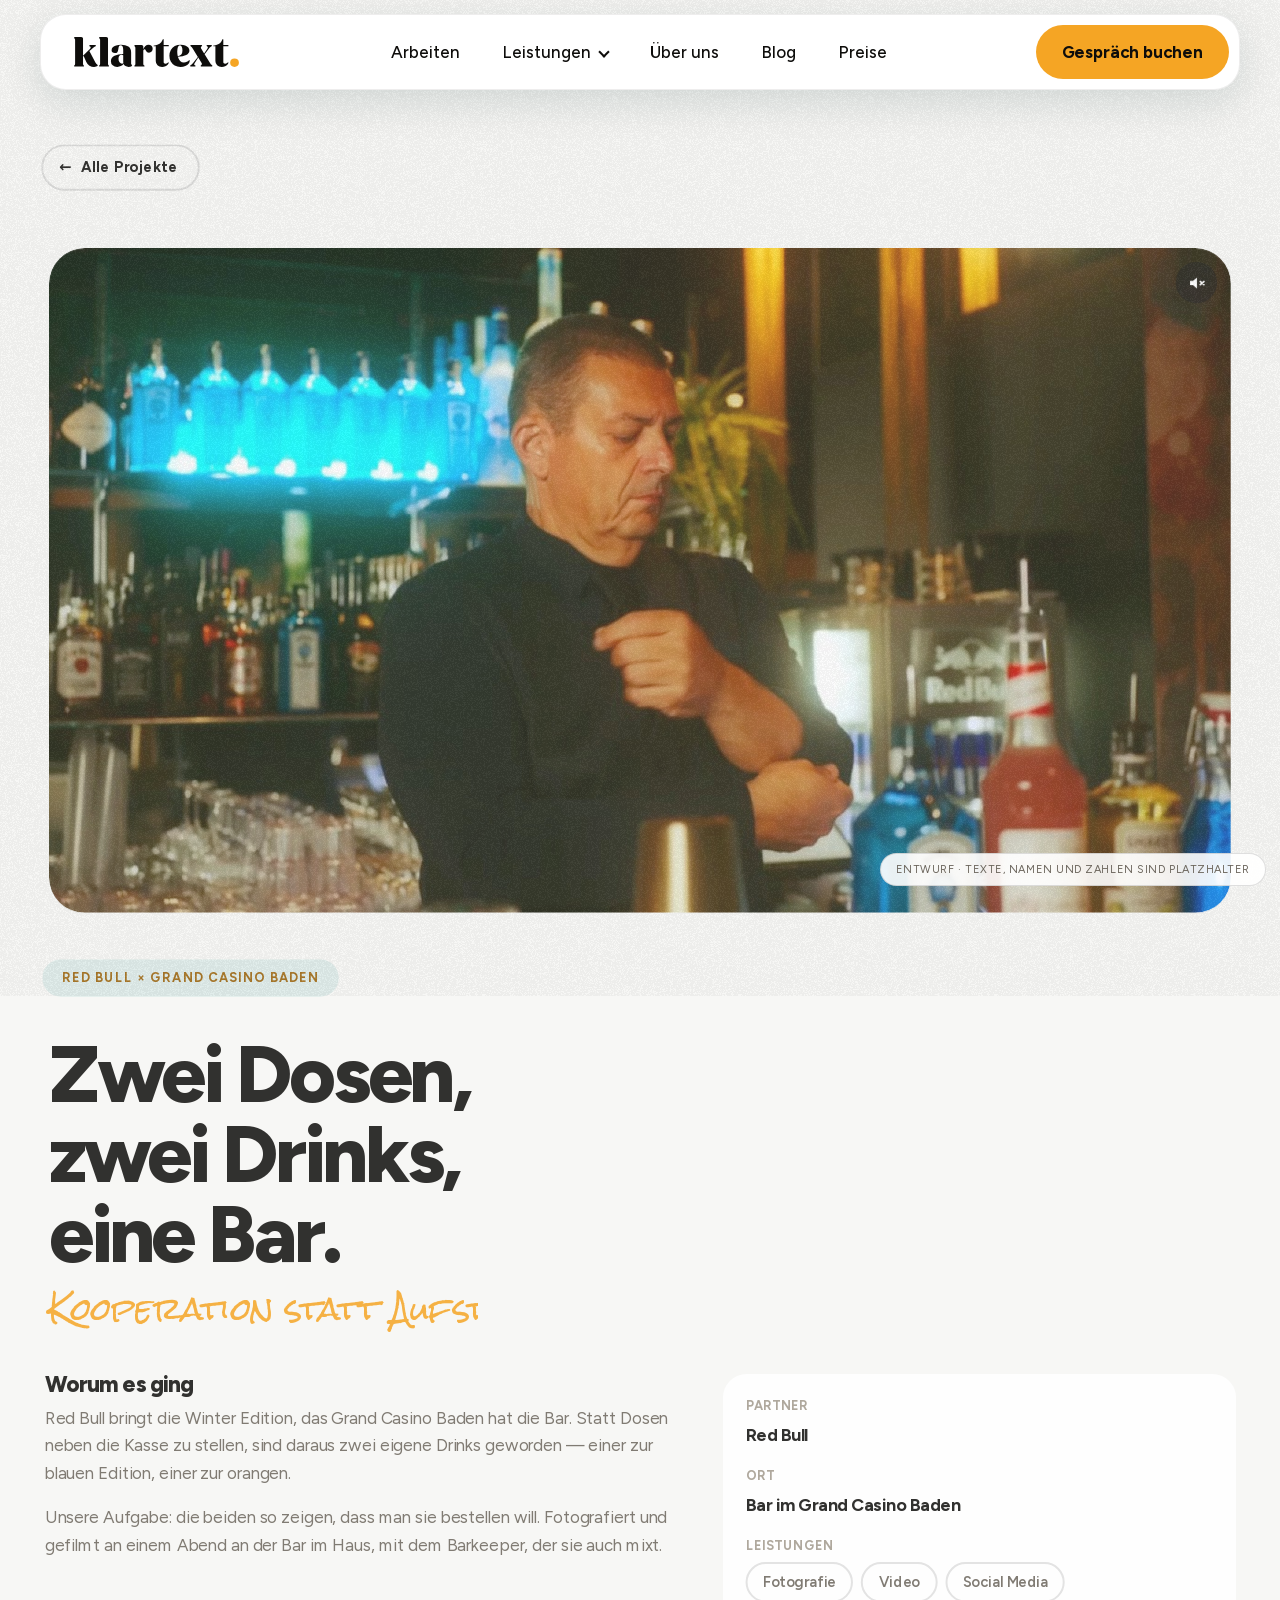
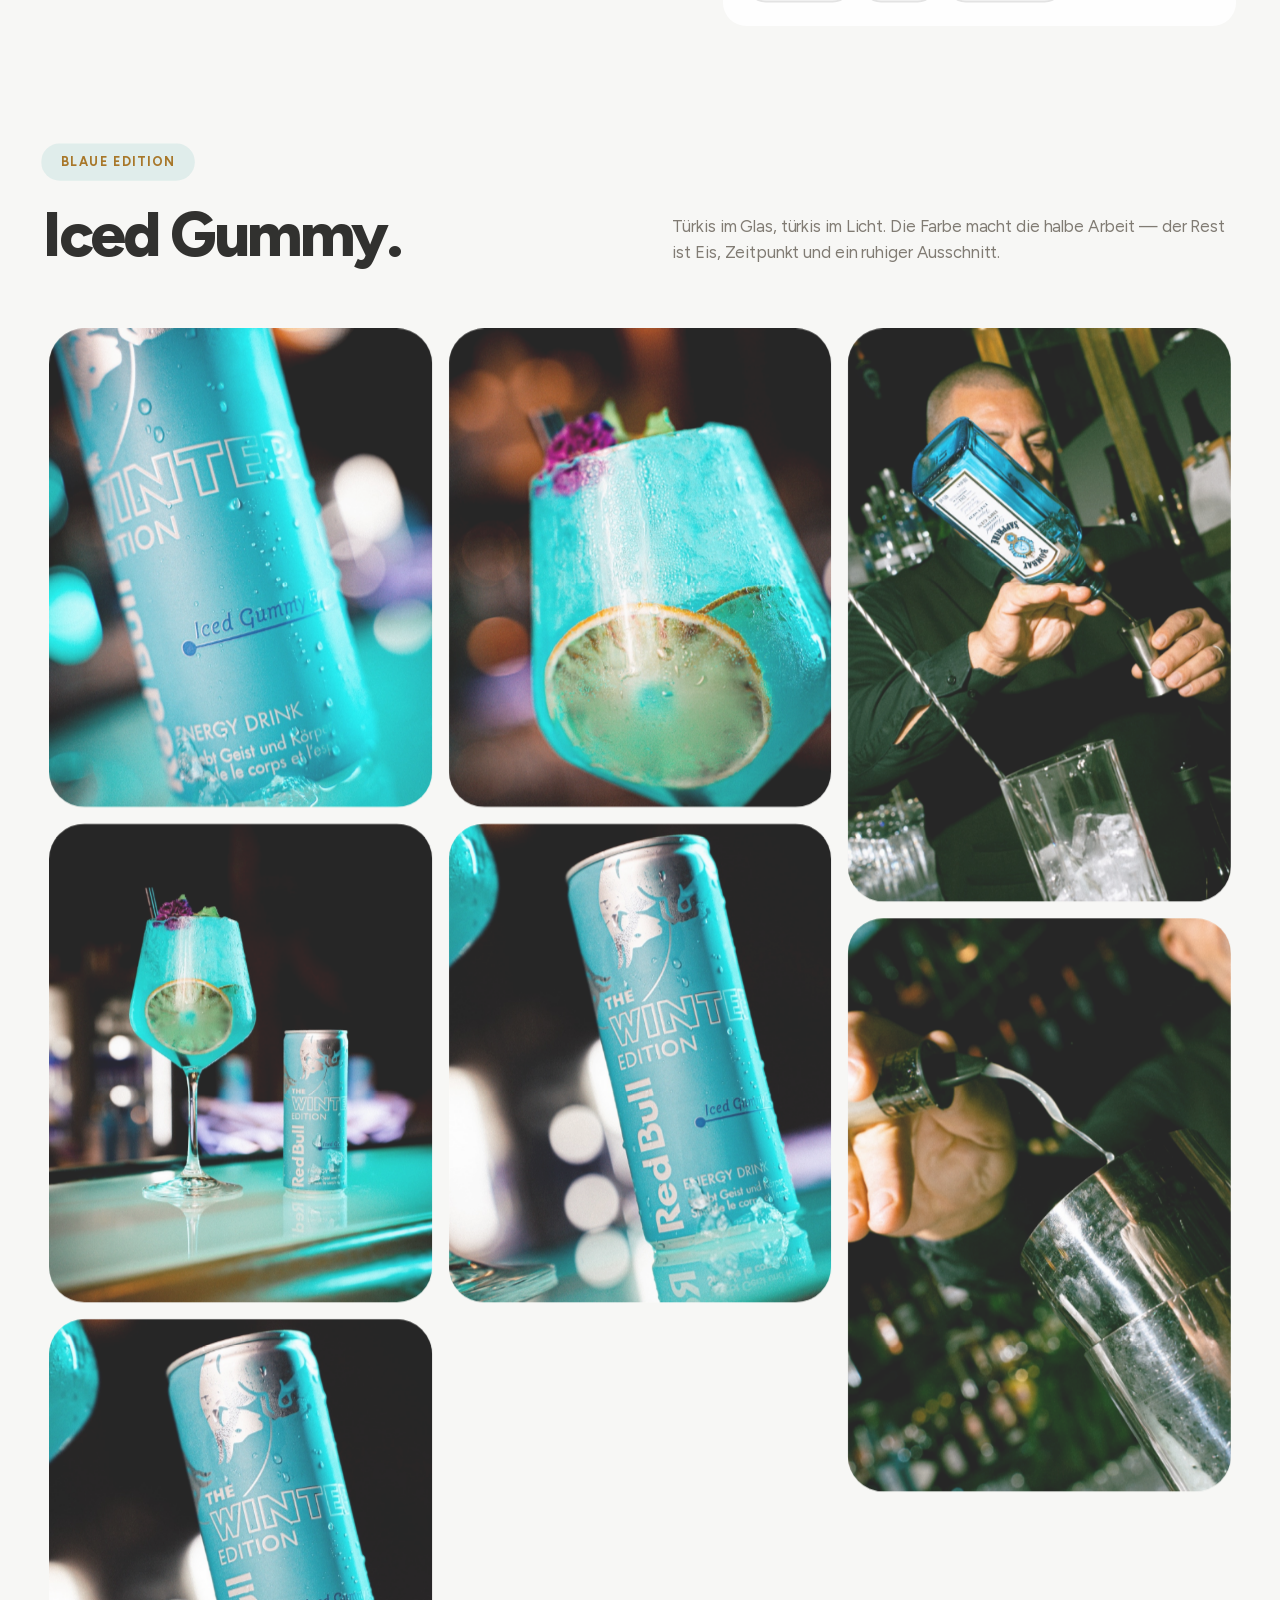
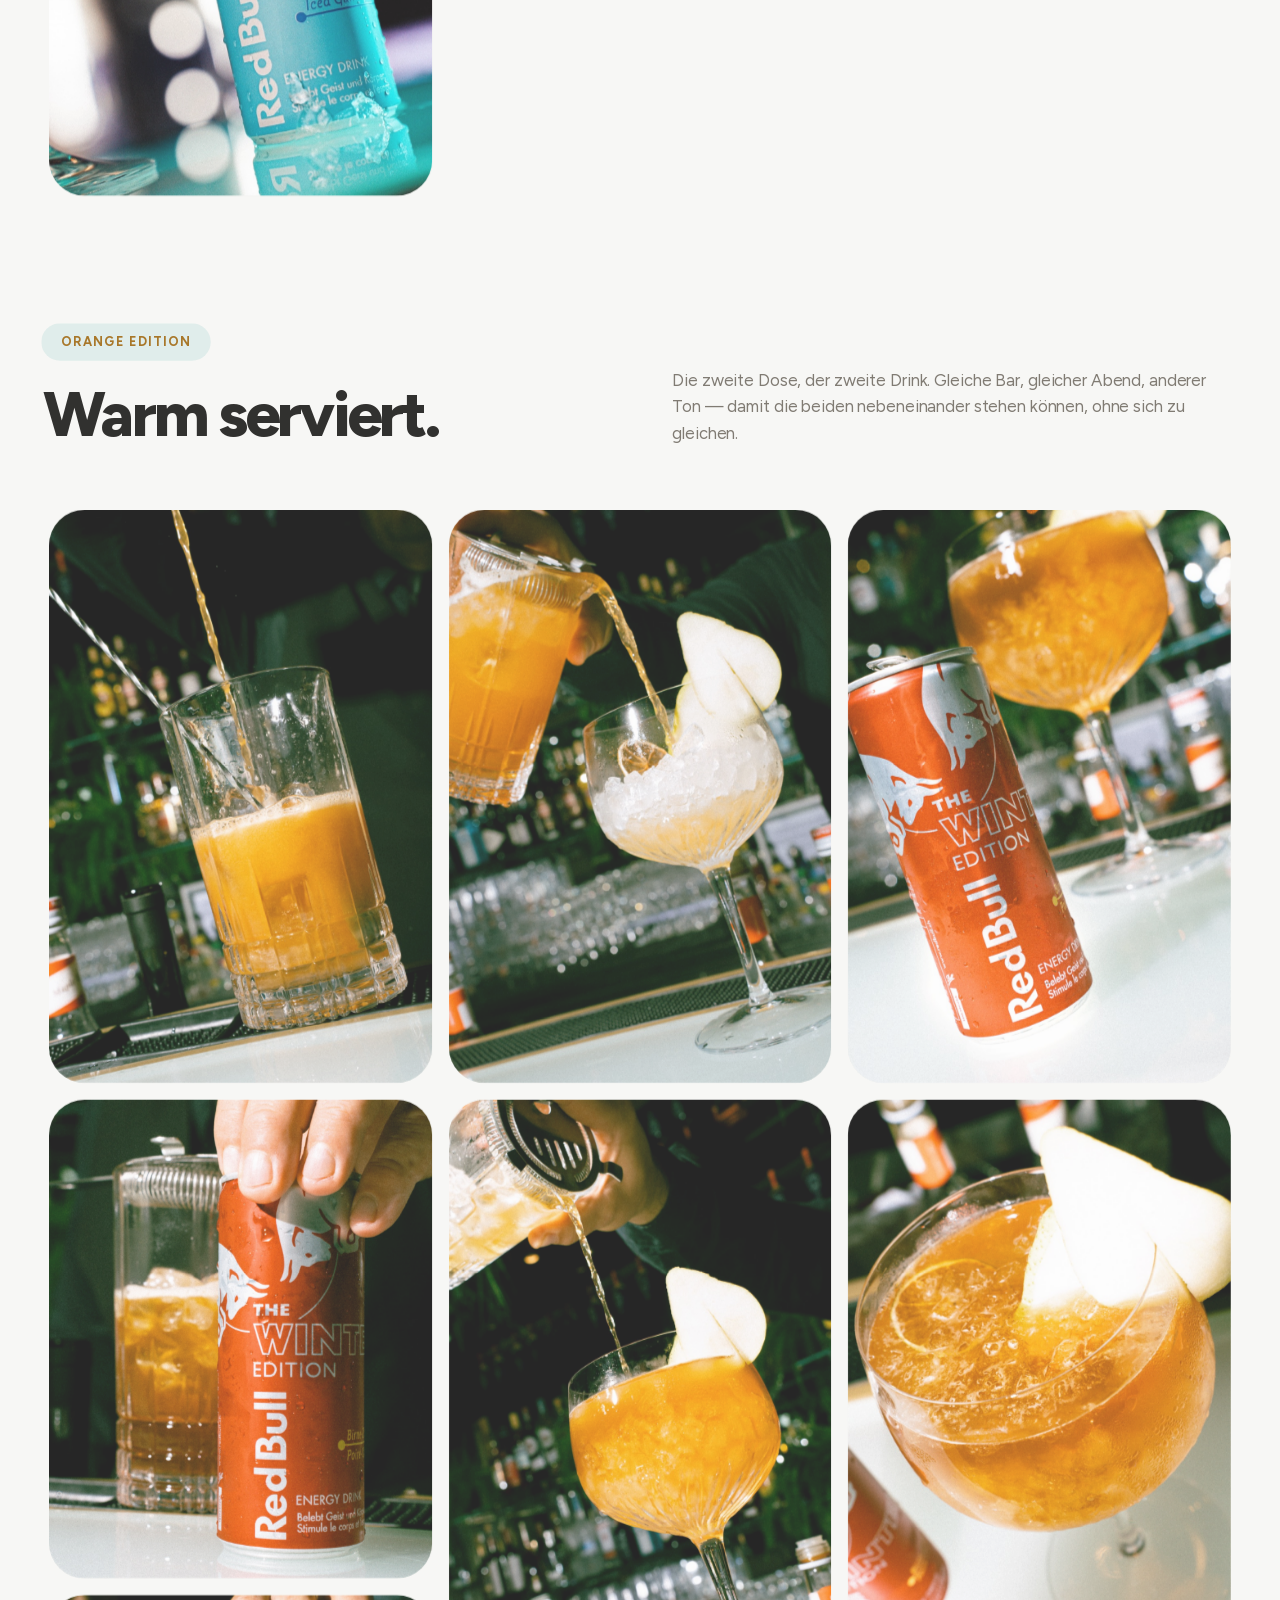
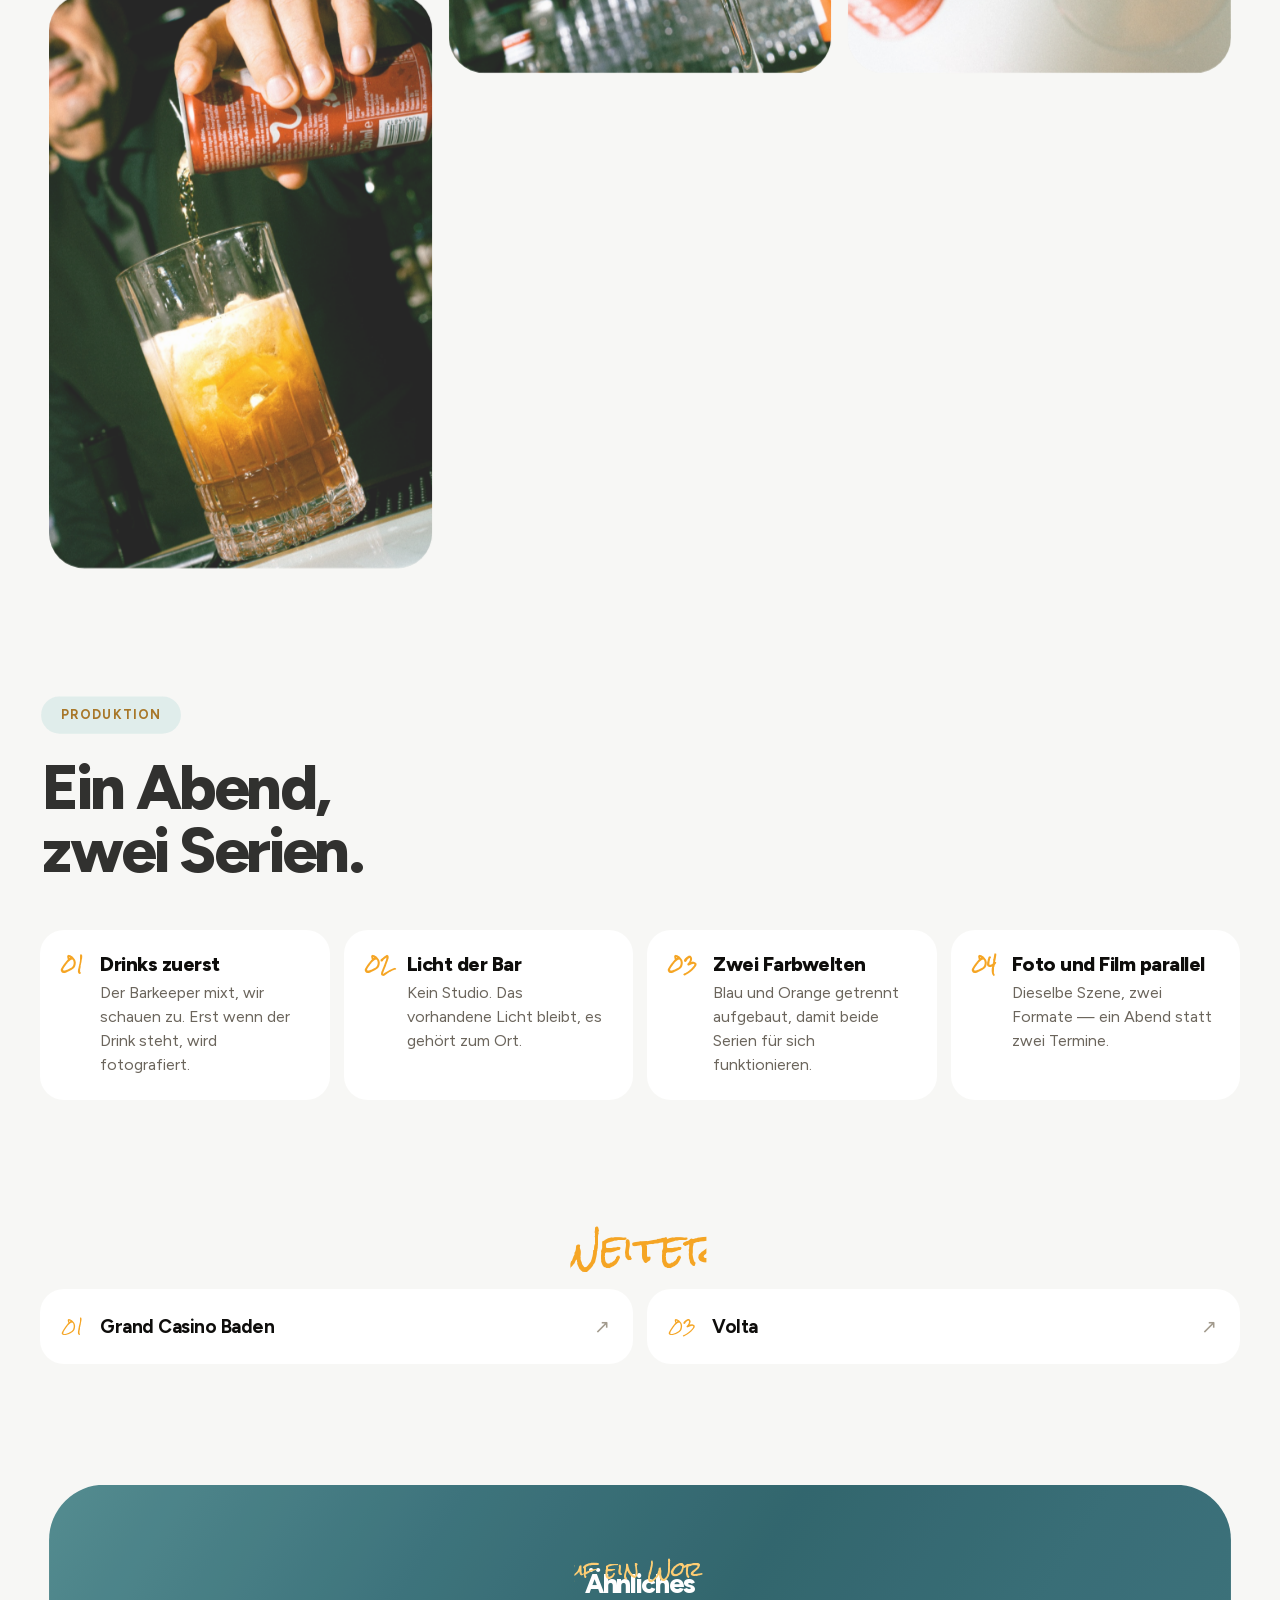
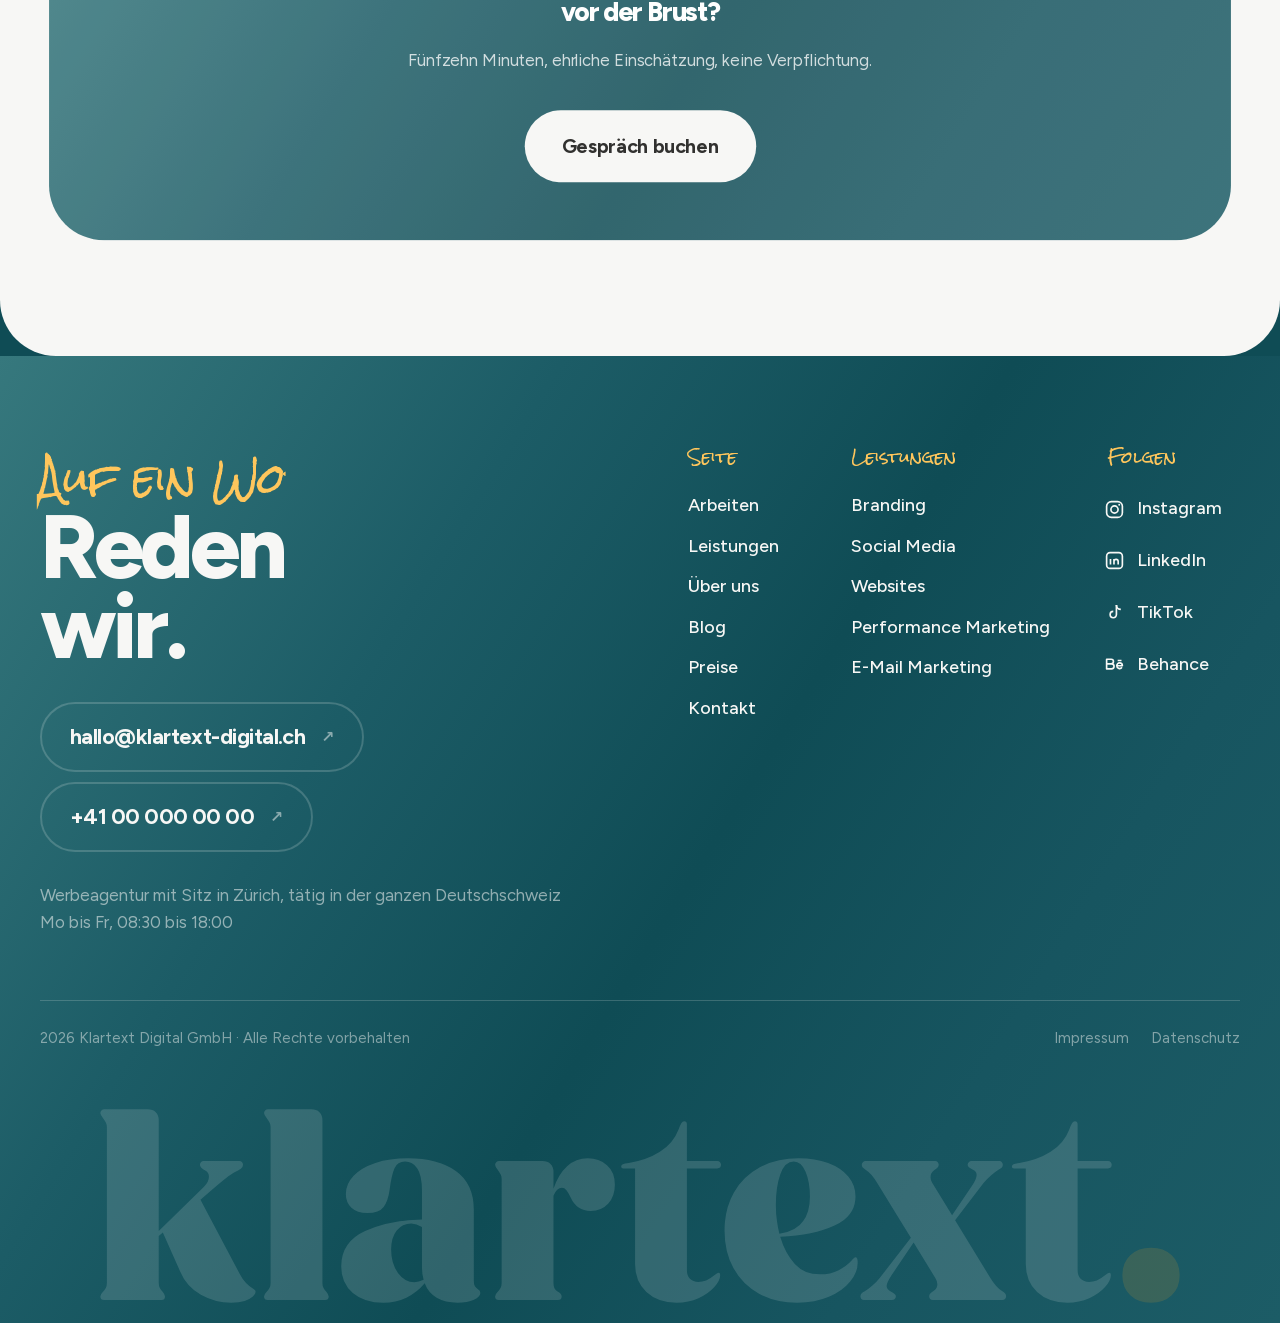
<file: arbeiten/red-bull.html>
<!doctype html>
<html lang="de">
<head>
<meta charset="utf-8">
<meta name="viewport" content="width=device-width, initial-scale=1">
<style>
.lader{display:none}
.laedt{overflow:hidden}.laedt body{overflow:hidden}
.laedt .lader{--marke:clamp(40px,8.6vw,124px);--zahl:clamp(28px,4.2vw,62px);--lueck:clamp(14px,1.6vw,26px);position:fixed;inset:0;z-index:200;display:grid;place-items:center;padding:24px;background:linear-gradient(118deg,#062B32 0%,#09363F 11%,#0F4C55 24%,#1C5C66 36%,#36787D 50%,#4A8588 60%,#609999 71%,#8ABABA 83%,#A2C9C7 92%,#ABCDCB 100%);color:#F7F7F5;font-family:Figtree,system-ui,sans-serif;transition:opacity .62s cubic-bezier(.44,0,.56,1)}
/* Waehrend des Ladens liegt das Filmkorn ueber dem Schirm statt
   darunter. Keine zweite Kornebene: die vorhandene wird nur kurz
   hochgezogen — damit stimmt auch der Bildpfad auf jeder Unterseite,
   der steckt in stil.css. */
.laedt .korn{z-index:201}
.lader--weg{opacity:0}
.lader__mitte{display:grid;justify-items:center;transition:transform .62s cubic-bezier(.44,0,.56,1)}
.lader--weg .lader__mitte{transform:translateY(-14px)}
.lader__marke{display:block;line-height:0}.lader__marke img{width:calc(var(--marke)*5.175);max-width:calc(100vw - 48px);height:auto;display:block}

.lader__reihe{display:flex;align-items:center;gap:var(--lueck);width:min(calc(var(--marke)*10.35 + 2*(var(--lueck) + var(--zahl)*3.5)),calc(100vw - 48px));margin-top:clamp(30px,3.4vw,52px)}
.lader__balken{flex:1;height:clamp(6px,.55vw,10px);border-radius:99px;background:rgb(247 247 245/.22);overflow:hidden}
.lader__fuell{display:block;height:100%;width:0;border-radius:99px;background:#F7F7F5}
.lader__zahl{flex:none;width:calc(var(--zahl)*3.5);font-family:'Rock Salt',cursive;font-weight:400;color:#F5A524;font-size:var(--zahl);text-align:left;line-height:1}
.lader__zahl--geist{visibility:hidden}
.lader__wort{margin-top:clamp(24px,2.6vw,38px);text-align:center;font-size:clamp(17px,1.65vw,27px);line-height:1.45;max-width:32ch;color:rgb(247 247 245/.78)}
@media (max-width:720px){.lader__zahl--geist{display:none}.lader__reihe{width:min(calc(var(--marke)*10.35 + var(--lueck) + var(--zahl)*3.5),calc(100vw - 40px))}}
@media (prefers-reduced-motion:reduce){.laedt .lader{transition-duration:.2s}.lader__mitte{transition:none}}
</style>
<meta name="robots" content="noindex, nofollow">
<title>Red Bull × Grand Casino Baden | KLARTEXT. Werbeagentur Zürich</title>
<meta name="description" content="Kooperation zwischen Red Bull und dem Grand Casino Baden: zwei Signature Drinks zur Winter Edition, fotografiert und gefilmt an der Bar im Haus.">
<link rel="icon" href="data:image/svg+xml,<svg xmlns='http://www.w3.org/2000/svg' viewBox='0 0 32 32'><rect width='32' height='32' rx='9' fill='%230F4C55'/></svg>">
<link rel="stylesheet" href="../stil.css">
<script>document.documentElement.className+=" laedt";setTimeout(function(){document.documentElement.classList.remove("laedt")},8000);
(function(){var b=new URLSearchParams(location.search).get("breite");if(b)document.documentElement.style.setProperty("--maxw",parseInt(b,10)+"px")})()</script>

<link rel="icon" href="../marke/favicon.svg" type="image/svg+xml">
<link rel="icon" href="../marke/favicon-32.png" sizes="32x32">
<link rel="icon" href="../marke/favicon-dunkel-32.png" sizes="32x32" media="(prefers-color-scheme:dark)">
<link rel="apple-touch-icon" href="../marke/favicon-180.png">
</head>
<body>

<div class="lader" id="lader" aria-hidden="true">
  <div class="lader__mitte">
    <div class="lader__marke"><img src="../marke/wortmarke-negativ.svg" alt="KLARTEXT" width="4105" height="859"></div>
    <div class="lader__reihe">
      <span class="lader__zahl lader__zahl--geist" aria-hidden="true">0%</span>
      <div class="lader__balken"><span class="lader__fuell"></span></div>
      <span class="lader__zahl">0%</span>
    </div>
    <p class="lader__wort"></p>
  </div>
</div>


<div class="korn" aria-hidden="true"></div>

<header class="nav">
  <div class="nav__pille">
    <a class="nav__mark" href="../index.html" aria-label="KLARTEXT — zur Startseite"><img src="../marke/wortmarke.svg" alt="KLARTEXT" width="4105" height="859"></a>
    <nav class="nav__wege" aria-label="Hauptnavigation">
      <a class="mlink" href="../arbeiten/index.html"><span class="mlink__bg" aria-hidden="true"></span><span class="mlink__t">Arbeiten</span><span class="mlink__t mlink__t--neu" aria-hidden="true">Arbeiten</span></a>
      <span class="ndd">
        <a class="mlink ndd__ausloeser" href="../index.html#leistungen" aria-expanded="false">
          <span class="mlink__bg" aria-hidden="true"></span>
          <span class="mlink__t">Leistungen<i class="ndd__chev" aria-hidden="true"></i></span>
          <span class="mlink__t mlink__t--neu" aria-hidden="true">Leistungen<i class="ndd__chev"></i></span>
        </a>
      </span>
      <a class="mlink" href="../ueber-uns.html"><span class="mlink__bg" aria-hidden="true"></span><span class="mlink__t">Über uns</span><span class="mlink__t mlink__t--neu" aria-hidden="true">Über uns</span></a>
      <a class="mlink" href="../blog/index.html"><span class="mlink__bg" aria-hidden="true"></span><span class="mlink__t">Blog</span><span class="mlink__t mlink__t--neu" aria-hidden="true">Blog</span></a>
        <a class="mlink" href="../index.html#preise"><span class="mlink__bg" aria-hidden="true"></span><span class="mlink__t">Preise</span><span class="mlink__t mlink__t--neu" aria-hidden="true">Preise</span></a>
    </nav>
    <a class="knopf knopf--akzent nav__cta" href="../index.html#kontakt">
      <span class="rolle"><span>Gespräch buchen</span><span aria-hidden="true">Gespräch buchen</span></span>
    </a>
  </div>
    <div class="ndd__panel" role="group" aria-label="Leistungen im Überblick" aria-hidden="true">
    <div class="ndd__inhalt">
      <div class="ndd__spalte ndd__spalte--liste">
        <ol class="ndd__liste">
            <li><a href="../leistungen/branding.html" data-i="0"><span class="ndd__nr">01</span><span class="ndd__name">Branding</span><i aria-hidden="true">↗</i></a></li>
            <li><a href="../leistungen/social-media.html" data-i="1"><span class="ndd__nr">02</span><span class="ndd__name">Social Media</span><i aria-hidden="true">↗</i></a></li>
            <li><a href="../leistungen/websites.html" data-i="2"><span class="ndd__nr">03</span><span class="ndd__name">Websites</span><i aria-hidden="true">↗</i></a></li>
            <li><a href="../leistungen/performance.html" data-i="3"><span class="ndd__nr">04</span><span class="ndd__name">Performance Marketing</span><i aria-hidden="true">↗</i></a></li>
            <li><a href="../leistungen/email-marketing.html" data-i="4"><span class="ndd__nr">05</span><span class="ndd__name">E-Mail Marketing</span><i aria-hidden="true">↗</i></a></li>
            </ol>
        <a class="ndd__fuss" href="../leistungen/index.html" tabindex="-1">Alle Leistungen <i aria-hidden="true">↗</i></a>
      </div>
      <div class="ndd__vorschau" aria-hidden="true">
            <div class="ndd__bild">
          <img src="../bilder/dienst-1.jpg" alt="" class="ist">
          <img src="../bilder/dienst-2.jpg" alt="">
          <img src="../bilder/dienst-3.jpg" alt="">
          <img src="../bilder/dienst-4.jpg" alt="">
          <img src="../bilder/dienst-5.jpg" alt="">
            </div>
            <div class="ndd__saetze">
          <div class="ndd__satz ist"><b>Positionierung, die sitzt</b><span>Markenstrategie, Wortmarke, Farb- und Schriftsystem, Bildsprache und ein Brand Guide, mit dem euer Team selbst weiterarbeitet.</span></div>
          <div class="ndd__satz"><b>Regelmässig statt sporadisch</b><span>Redaktionsplan für Instagram, TikTok und LinkedIn, Produktion im festen Takt und eine Community, die betreut wird.</span></div>
          <div class="ndd__satz"><b>Auftritte, die verkaufen</b><span>Konzept, Gestaltung und Umsetzung. Schnell, auffindbar und so gebaut, dass ihr Inhalte selbst pflegen könnt.</span></div>
          <div class="ndd__satz"><b>Budget, das arbeitet</b><span>Google Ads, Meta Ads, TikTok Ads und LinkedIn Ads mit sauberem Tracking und laufender Optimierung.</span></div>
          <div class="ndd__satz"><b>Der Kanal, der euch gehört</b><span>Newsletter, automatisierte Strecken und Segmentierung. Keine Plattform dazwischen, keine Reichweite auf Miete.</span></div>
            </div>
          </div>
      <aside class="ndd__karte">
        <p class="brush">Unsicher?</p>
        <p class="ndd__karte-titel">Wir sortieren das in 15&nbsp;Minuten.</p>
        <p class="ndd__karte-text">Kurzes Gespräch, ehrliche Einschätzung.
          Auch wenn am Ende nichts daraus wird.</p>
        <a class="knopf knopf--akzent" href="../index.html#kontakt" tabindex="-1">Gespräch buchen</a>
      </aside>
    </div>
  </div>
</header>

<main>
  <!-- ══ Kopf ══ -->
  <section class="unter">
    <a class="zurueck" href="index.html" data-rein>
      <i aria-hidden="true">←</i><span>Alle Projekte</span></a>

    <figure class="fall__film artikel__bild fall__gross" data-rein>
    <div class="reel reel--quer">
      <video src="../video/rb-bar.mp4" poster="../video/rb-bar-poster.jpg"
             muted loop playsinline preload="none"></video>
      <button class="reel__ton" type="button" aria-label="Ton einschalten">
        <svg viewBox="0 0 24 24" aria-hidden="true">
          <path class="reel__horn" d="M4 9.5h3.4L12 5.6v12.8L7.4 14.5H4z"/>
          <path class="reel__welle" d="M15.6 9.4a3.6 3.6 0 0 1 0 5.2M18.2 7a7.2 7.2 0 0 1 0 10"/>
          <path class="reel__kreuz" d="m15.8 10.2 4.4 3.6M20.2 10.2l-4.4 3.6"/>
        </svg>
      </button>
    </div>
    </figure>
    <span class="chip" data-rein>Red Bull × Grand Casino Baden</span>
    <h1 data-rein-zeilen><span>Zwei Dosen,</span><span>zwei Drinks,</span><span>eine Bar.</span></h1>
    <p class="brush" data-rein>Kooperation statt Aufsteller.</p>
  </section>


  <!-- ══ Einstieg und Fakten ══ -->
  <section class="unter__leib">
    <div class="unter__text" data-rein>
      <h2 class="fall__frage">Worum es ging</h2>
      <p>Red Bull bringt die Winter Edition, das Grand Casino Baden hat die Bar.
        Statt Dosen neben die Kasse zu stellen, sind daraus zwei eigene Drinks
        geworden — einer zur blauen Edition, einer zur orangen.</p>
      <p>Unsere Aufgabe: die beiden so zeigen, dass man sie bestellen will.
        Fotografiert und gefilmt an einem Abend an der Bar im Haus, mit dem
        Barkeeper, der sie auch mixt.</p>
    </div>
    <aside class="fall__fakten" data-rein>
      <div><dt>Partner</dt><dd>Red Bull</dd></div>
      <div><dt>Ort</dt><dd>Bar im Grand Casino Baden</dd></div>
      <div><dt>Leistungen</dt><dd><span class="pillen"><span>Fotografie</span><span>Video</span><span>Social Media</span></span></dd></div>
    </aside>
  </section>

  <!-- ══ Blaue Edition ══ -->
  <section class="gal">
    <div class="kopfzeile">
      <div>
        <span class="chip" data-rein>Blaue Edition</span>
        <h2 data-rein-zeilen><span>Iced Gummy.</span></h2>
      </div>
      <p class="fuehrung" data-rein>Türkis im Glas, türkis im Licht. Die Farbe
        macht die halbe Arbeit — der Rest ist Eis, Zeitpunkt und ein ruhiger
        Ausschnitt.</p>
    </div>
    <div class="gal__raster" data-rein>
        <figure class="gal__stueck">
          <img src="../bilder/rb-blau-1.jpg" alt="Red Bull Winter Edition blau, Drink an der Bar" loading="lazy">
        </figure>
        <figure class="gal__stueck">
          <img src="../bilder/rb-blau-2.jpg" alt="Red Bull Winter Edition blau, Drink an der Bar" loading="lazy">
        </figure>
        <figure class="gal__stueck">
          <img src="../bilder/rb-blau-3.jpg" alt="Red Bull Winter Edition blau, Drink an der Bar" loading="lazy">
        </figure>
        <figure class="gal__stueck">
          <img src="../bilder/rb-blau-4.jpg" alt="Red Bull Winter Edition blau, Drink an der Bar" loading="lazy">
        </figure>
        <figure class="gal__stueck">
          <img src="../bilder/rb-blau-5.jpg" alt="Red Bull Winter Edition blau, Drink an der Bar" loading="lazy">
        </figure>
        <figure class="gal__stueck">
          <img src="../bilder/rb-blau-6.jpg" alt="Red Bull Winter Edition blau, Drink an der Bar" loading="lazy">
        </figure>
        <figure class="gal__stueck">
          <img src="../bilder/rb-blau-7.jpg" alt="Red Bull Winter Edition blau, Drink an der Bar" loading="lazy">
        </figure>
    </div>
  </section>

  <!-- ══ Orange Edition ══ -->
  <section class="gal">
    <div class="kopfzeile">
      <div>
        <span class="chip" data-rein>Orange Edition</span>
        <h2 data-rein-zeilen><span>Warm serviert.</span></h2>
      </div>
      <p class="fuehrung" data-rein>Die zweite Dose, der zweite Drink. Gleiche
        Bar, gleicher Abend, anderer Ton — damit die beiden nebeneinander
        stehen können, ohne sich zu gleichen.</p>
    </div>
    <div class="gal__raster" data-rein>
        <figure class="gal__stueck">
          <img src="../bilder/rb-orange-1.jpg" alt="Red Bull Winter Edition orange, Drink an der Bar" loading="lazy">
        </figure>
        <figure class="gal__stueck">
          <img src="../bilder/rb-orange-2.jpg" alt="Red Bull Winter Edition orange, Drink an der Bar" loading="lazy">
        </figure>
        <figure class="gal__stueck">
          <img src="../bilder/rb-orange-3.jpg" alt="Red Bull Winter Edition orange, Drink an der Bar" loading="lazy">
        </figure>
        <figure class="gal__stueck">
          <img src="../bilder/rb-orange-4.jpg" alt="Red Bull Winter Edition orange, Drink an der Bar" loading="lazy">
        </figure>
        <figure class="gal__stueck">
          <img src="../bilder/rb-orange-5.jpg" alt="Red Bull Winter Edition orange, Drink an der Bar" loading="lazy">
        </figure>
        <figure class="gal__stueck">
          <img src="../bilder/rb-orange-6.jpg" alt="Red Bull Winter Edition orange, Drink an der Bar" loading="lazy">
        </figure>
        <figure class="gal__stueck">
          <img src="../bilder/rb-orange-7.jpg" alt="Red Bull Winter Edition orange, Drink an der Bar" loading="lazy">
        </figure>
    </div>
  </section>

  <!-- ══ Wie es entstand ══ -->
  <section class="unter__ablauf">
    <div class="kopfzeile">
      <div>
        <span class="chip" data-rein>Produktion</span>
        <h2 data-rein-zeilen><span>Ein Abend,</span><span>zwei Serien.</span></h2>
      </div>
    </div>
    <ol class="schritte">
      <li class="schritt"><b>01</b><div><h3>Drinks zuerst</h3><p>Der Barkeeper mixt, wir schauen zu. Erst wenn der Drink steht, wird fotografiert.</p></div></li>
      <li class="schritt"><b>02</b><div><h3>Licht der Bar</h3><p>Kein Studio. Das vorhandene Licht bleibt, es gehört zum Ort.</p></div></li>
      <li class="schritt"><b>03</b><div><h3>Zwei Farbwelten</h3><p>Blau und Orange getrennt aufgebaut, damit beide Serien für sich funktionieren.</p></div></li>
      <li class="schritt"><b>04</b><div><h3>Foto und Film parallel</h3><p>Dieselbe Szene, zwei Formate — ein Abend statt zwei Termine.</p></div></li>
    </ol>
  </section>

  <!-- ══ Weiter ══ -->
  <section class="weiter">
    <p class="brush mitte">Weiter</p>
    <div class="weiter__reihe">
      <a class="weiter__karte" href="grand-casino-baden.html"><span class="weiter__nr">01</span><span class="weiter__name">Grand Casino Baden</span><i aria-hidden="true">↗</i></a>
      <a class="weiter__karte" href="volta.html"><span class="weiter__nr">03</span><span class="weiter__name">Volta</span><i aria-hidden="true">↗</i></a>
    </div>
  </section>

  <section class="ruf">
    <div class="ruf__karte ruf__karte--knapp" data-rein>
      <div class="ruf__wort">
        <p class="brush">Auf ein Wort</p>
        <h2>Ähnliches<br>vor der Brust?</h2>
        <p class="ruf__text">Fünfzehn Minuten, ehrliche Einschätzung,
          keine Verpflichtung.</p>
        <a class="knopf knopf--akzent gross" href="../index.html#kontakt">
          <span class="rolle"><span>Gespräch buchen</span><span aria-hidden="true">Gespräch buchen</span></span>
        </a>
      </div>
    </div>
  </section>
</main>

<footer class="fuss">
  <div class="fuss__oben">
    <div class="fuss__reden">
      <p class="brush">Auf ein Wort</p>
      <h2>Reden<br>wir.</h2>
      <div class="fuss__kontakt">
        <a class="fuss__gross" href="mailto:hallo@klartext-digital.ch">
          <span>hallo@klartext-digital.ch</span><i aria-hidden="true">↗</i></a>
        <a class="fuss__gross" href="tel:+41000000000">
          <span>+41 00 000 00 00</span><i aria-hidden="true">↗</i></a>
      </div>
      <p class="fuss__ort">Werbeagentur mit Sitz in Zürich, tätig in der ganzen Deutschschweiz<br>
        Mo bis Fr, 08:30 bis 18:00</p>
    </div>

    <div class="fuss__spalten">
      <nav class="fuss__spalte">
        <p class="fuss__kopf">Seite</p>
        <a class="mlink" href="../arbeiten/index.html"><span class="mlink__bg" aria-hidden="true"></span><span class="mlink__t">Arbeiten</span><span class="mlink__t mlink__t--neu" aria-hidden="true">Arbeiten</span></a>
        <a class="mlink" href="../leistungen/index.html"><span class="mlink__bg" aria-hidden="true"></span><span class="mlink__t">Leistungen</span><span class="mlink__t mlink__t--neu" aria-hidden="true">Leistungen</span></a>
        <a class="mlink" href="../ueber-uns.html"><span class="mlink__bg" aria-hidden="true"></span><span class="mlink__t">Über uns</span><span class="mlink__t mlink__t--neu" aria-hidden="true">Über uns</span></a>
        <a class="mlink" href="../blog/index.html"><span class="mlink__bg" aria-hidden="true"></span><span class="mlink__t">Blog</span><span class="mlink__t mlink__t--neu" aria-hidden="true">Blog</span></a>
        <a class="mlink" href="../index.html#preise"><span class="mlink__bg" aria-hidden="true"></span><span class="mlink__t">Preise</span><span class="mlink__t mlink__t--neu" aria-hidden="true">Preise</span></a>
        <a class="mlink" href="../index.html#kontakt"><span class="mlink__bg" aria-hidden="true"></span><span class="mlink__t">Kontakt</span><span class="mlink__t mlink__t--neu" aria-hidden="true">Kontakt</span></a>
      </nav>
      <nav class="fuss__spalte">
        <p class="fuss__kopf">Leistungen</p>
        <a class="mlink" href="../leistungen/branding.html"><span class="mlink__bg" aria-hidden="true"></span><span class="mlink__t">Branding</span><span class="mlink__t mlink__t--neu" aria-hidden="true">Branding</span></a>
        <a class="mlink" href="../leistungen/social-media.html"><span class="mlink__bg" aria-hidden="true"></span><span class="mlink__t">Social Media</span><span class="mlink__t mlink__t--neu" aria-hidden="true">Social Media</span></a>
        <a class="mlink" href="../leistungen/websites.html"><span class="mlink__bg" aria-hidden="true"></span><span class="mlink__t">Websites</span><span class="mlink__t mlink__t--neu" aria-hidden="true">Websites</span></a>
        <a class="mlink" href="../leistungen/performance.html"><span class="mlink__bg" aria-hidden="true"></span><span class="mlink__t">Performance Marketing</span><span class="mlink__t mlink__t--neu" aria-hidden="true">Performance Marketing</span></a>
        <a class="mlink" href="../leistungen/email-marketing.html"><span class="mlink__bg" aria-hidden="true"></span><span class="mlink__t">E-Mail Marketing</span><span class="mlink__t mlink__t--neu" aria-hidden="true">E-Mail Marketing</span></a>
      </nav>
      <div class="fuss__spalte">
        <p class="fuss__kopf">Folgen</p>
        <div class="fuss__sozial">
          <a href="../index.html" aria-label="Instagram"><svg viewBox="0 0 24 24" width="21" height="21" fill="none" stroke="currentColor" stroke-width="1.9"><rect x="3" y="3" width="18" height="18" rx="5.4"/><circle cx="12" cy="12" r="4.1"/><circle cx="17.4" cy="6.6" r="1.1" fill="currentColor" stroke="none"/></svg><span>Instagram</span></a>
          <a href="../index.html" aria-label="LinkedIn"><svg viewBox="0 0 24 24" width="21" height="21" fill="none" stroke="currentColor" stroke-width="1.9"><rect x="3" y="3" width="18" height="18" rx="4"/><path d="M7.4 10.4v6.2M7.4 7.6v.1M11.4 16.6v-3.4a2.4 2.4 0 0 1 4.8 0v3.4M11.4 16.6v-6.2"/></svg><span>LinkedIn</span></a>
          <a href="../index.html" aria-label="TikTok"><svg viewBox="0 0 24 24" width="21" height="21" fill="none" stroke="currentColor" stroke-width="1.9" stroke-linejoin="round"><path d="M14.2 3.5v10.9a3.6 3.6 0 1 1-3.6-3.6"/><path d="M14.2 3.5a5 5 0 0 0 5 5"/></svg><span>TikTok</span></a>
          <a href="../index.html" aria-label="Behance"><svg viewBox="0 0 24 24" width="21" height="21" fill="none" stroke="currentColor" stroke-width="1.9" stroke-linejoin="round"><path d="M3 6h5.2a2.6 2.6 0 0 1 0 5.2H3zM3 11.2h5.6a2.9 2.9 0 0 1 0 5.8H3zM14.6 13.4h6.4a3.2 3.2 0 0 0-6.4 0 3.2 3.2 0 0 0 5.9 1.7M15.6 7.4h4.4"/></svg><span>Behance</span></a>
        </div>
      </div>
    </div>
  </div>

  <div class="fuss__recht">
    <p>2026 Klartext Digital GmbH · Alle Rechte vorbehalten</p>
    <nav>
      <a href="../recht/impressum.html">Impressum</a>
      <a href="../recht/datenschutz.html">Datenschutz</a>
    </nav>
  </div>

  <!-- Riesige Wortmarke als Grafik, unten angeschnitten -->
  <div class="fuss__wortmarke" aria-hidden="true"><img src="../marke/wortmarke-negativ.svg" alt="" width="4105" height="859"></div>
</footer>

<div class="demo">Entwurf · Texte, Namen und Zahlen sind Platzhalter</div>

<script src="../js/lenis.min.js"></script>
<script src="../js/gsap.min.js"></script>
<script src="../js/ScrollTrigger.min.js"></script>
<script src="../lader.js"></script>
<script src="../bewegung.js"></script>
<script src="../reels.js"></script>
<script src="../zeiger.js"></script>
</body>
</html>
</file>
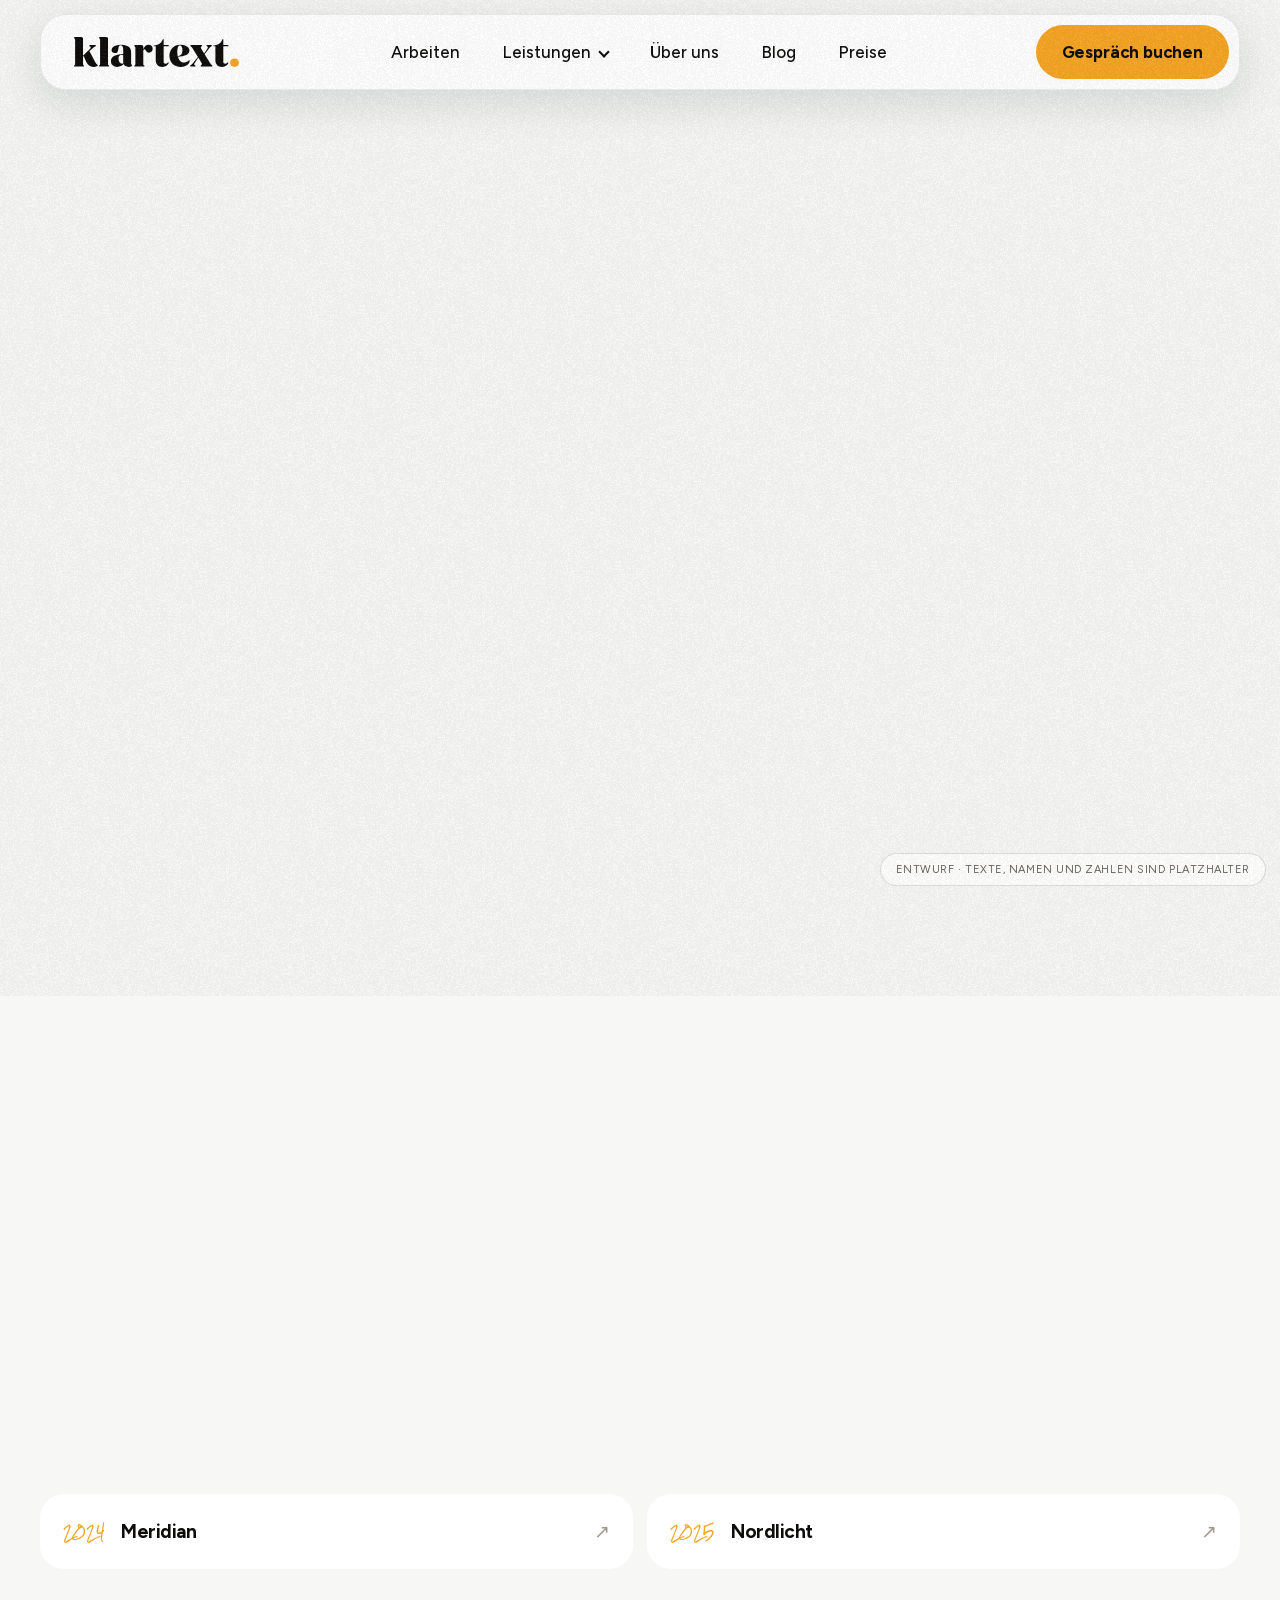
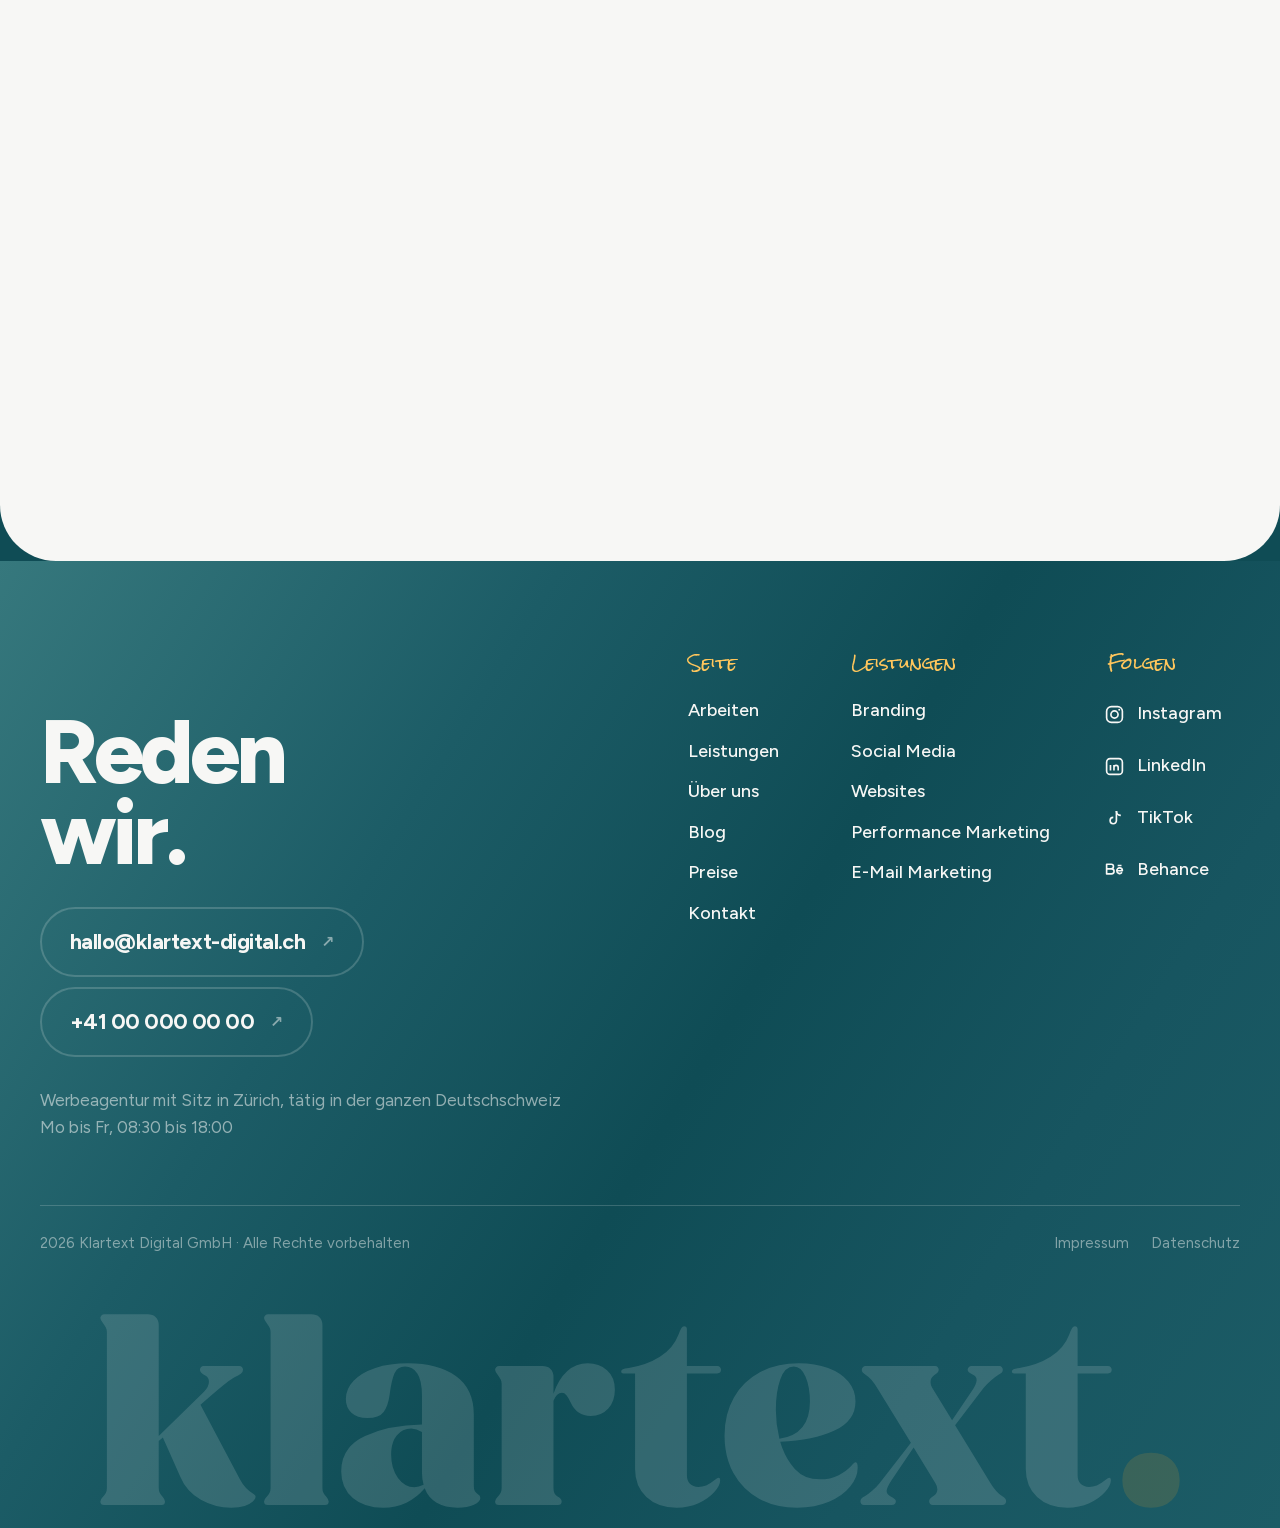
<file: arbeiten/volta.html>
<!doctype html>
<html lang="de">
<head>
<meta charset="utf-8">
<meta name="viewport" content="width=device-width, initial-scale=1">
<style>
.lader{display:none}
.laedt{overflow:hidden}.laedt body{overflow:hidden}
.laedt .lader{--marke:clamp(40px,8.6vw,124px);--zahl:clamp(28px,4.2vw,62px);--lueck:clamp(14px,1.6vw,26px);position:fixed;inset:0;z-index:200;display:grid;place-items:center;padding:24px;background:linear-gradient(118deg,#062B32 0%,#09363F 11%,#0F4C55 24%,#1C5C66 36%,#36787D 50%,#4A8588 60%,#609999 71%,#8ABABA 83%,#A2C9C7 92%,#ABCDCB 100%);color:#F7F7F5;font-family:Figtree,system-ui,sans-serif;transition:opacity .62s cubic-bezier(.44,0,.56,1)}
/* Waehrend des Ladens liegt das Filmkorn ueber dem Schirm statt
   darunter. Keine zweite Kornebene: die vorhandene wird nur kurz
   hochgezogen — damit stimmt auch der Bildpfad auf jeder Unterseite,
   der steckt in stil.css. */
.laedt .korn{z-index:201}
.lader--weg{opacity:0}
.lader__mitte{display:grid;justify-items:center;transition:transform .62s cubic-bezier(.44,0,.56,1)}
.lader--weg .lader__mitte{transform:translateY(-14px)}
.lader__marke{display:block;line-height:0}.lader__marke img{width:calc(var(--marke)*5.175);max-width:calc(100vw - 48px);height:auto;display:block}

.lader__reihe{display:flex;align-items:center;gap:var(--lueck);width:min(calc(var(--marke)*10.35 + 2*(var(--lueck) + var(--zahl)*3.5)),calc(100vw - 48px));margin-top:clamp(30px,3.4vw,52px)}
.lader__balken{flex:1;height:clamp(6px,.55vw,10px);border-radius:99px;background:rgb(247 247 245/.22);overflow:hidden}
.lader__fuell{display:block;height:100%;width:0;border-radius:99px;background:#F7F7F5}
.lader__zahl{flex:none;width:calc(var(--zahl)*3.5);font-family:'Rock Salt',cursive;font-weight:400;color:#F5A524;font-size:var(--zahl);text-align:left;line-height:1}
.lader__zahl--geist{visibility:hidden}
.lader__wort{margin-top:clamp(24px,2.6vw,38px);text-align:center;font-size:clamp(17px,1.65vw,27px);line-height:1.45;max-width:32ch;color:rgb(247 247 245/.78)}
@media (max-width:720px){.lader__zahl--geist{display:none}.lader__reihe{width:min(calc(var(--marke)*10.35 + var(--lueck) + var(--zahl)*3.5),calc(100vw - 40px))}}
@media (prefers-reduced-motion:reduce){.laedt .lader{transition-duration:.2s}.lader__mitte{transition:none}}
</style>
<meta name="robots" content="noindex, nofollow">
<title>Volta | KLARTEXT. Werbeagentur Zürich</title>
<meta name="description" content="Weniger Fachsprache, mehr Bild.">
<link rel="icon" href="data:image/svg+xml,<svg xmlns='http://www.w3.org/2000/svg' viewBox='0 0 32 32'><rect width='32' height='32' rx='9' fill='%230F4C55'/></svg>">
<link rel="stylesheet" href="../stil.css">
<script>document.documentElement.className+=" laedt";setTimeout(function(){document.documentElement.classList.remove("laedt")},8000);
(function(){var b=new URLSearchParams(location.search).get("breite");if(b)document.documentElement.style.setProperty("--maxw",parseInt(b,10)+"px")})()</script>

<link rel="icon" href="../marke/favicon.svg" type="image/svg+xml">
<link rel="icon" href="../marke/favicon-32.png" sizes="32x32">
<link rel="icon" href="../marke/favicon-dunkel-32.png" sizes="32x32" media="(prefers-color-scheme:dark)">
<link rel="apple-touch-icon" href="../marke/favicon-180.png">
</head>
<body>

<div class="lader" id="lader" aria-hidden="true">
  <div class="lader__mitte">
    <div class="lader__marke"><img src="../marke/wortmarke-negativ.svg" alt="KLARTEXT" width="4105" height="859"></div>
    <div class="lader__reihe">
      <span class="lader__zahl lader__zahl--geist" aria-hidden="true">0%</span>
      <div class="lader__balken"><span class="lader__fuell"></span></div>
      <span class="lader__zahl">0%</span>
    </div>
    <p class="lader__wort"></p>
  </div>
</div>


<div class="korn" aria-hidden="true"></div>

<header class="nav">
  <div class="nav__pille">
    <a class="nav__mark" href="../index.html" aria-label="KLARTEXT — zur Startseite"><img src="../marke/wortmarke.svg" alt="KLARTEXT" width="4105" height="859"></a>
    <nav class="nav__wege" aria-label="Hauptnavigation">
      <a class="mlink" href="../arbeiten/index.html"><span class="mlink__bg" aria-hidden="true"></span><span class="mlink__t">Arbeiten</span><span class="mlink__t mlink__t--neu" aria-hidden="true">Arbeiten</span></a>
      <span class="ndd">
        <a class="mlink ndd__ausloeser" href="../index.html#leistungen" aria-expanded="false">
          <span class="mlink__bg" aria-hidden="true"></span>
          <span class="mlink__t">Leistungen<i class="ndd__chev" aria-hidden="true"></i></span>
          <span class="mlink__t mlink__t--neu" aria-hidden="true">Leistungen<i class="ndd__chev"></i></span>
        </a>
      </span>
      <a class="mlink" href="../ueber-uns.html"><span class="mlink__bg" aria-hidden="true"></span><span class="mlink__t">Über uns</span><span class="mlink__t mlink__t--neu" aria-hidden="true">Über uns</span></a>
      <a class="mlink" href="../blog/index.html"><span class="mlink__bg" aria-hidden="true"></span><span class="mlink__t">Blog</span><span class="mlink__t mlink__t--neu" aria-hidden="true">Blog</span></a>
        <a class="mlink" href="../index.html#preise"><span class="mlink__bg" aria-hidden="true"></span><span class="mlink__t">Preise</span><span class="mlink__t mlink__t--neu" aria-hidden="true">Preise</span></a>
    </nav>
    <a class="knopf knopf--akzent nav__cta" href="../index.html#kontakt">
      <span class="rolle"><span>Gespräch buchen</span><span aria-hidden="true">Gespräch buchen</span></span>
    </a>
  </div>
    <div class="ndd__panel" role="group" aria-label="Leistungen im Überblick" aria-hidden="true">
    <div class="ndd__inhalt">
      <div class="ndd__spalte ndd__spalte--liste">
        <ol class="ndd__liste">
            <li><a href="../leistungen/branding.html" data-i="0"><span class="ndd__nr">01</span><span class="ndd__name">Branding</span><i aria-hidden="true">↗</i></a></li>
            <li><a href="../leistungen/social-media.html" data-i="1"><span class="ndd__nr">02</span><span class="ndd__name">Social Media</span><i aria-hidden="true">↗</i></a></li>
            <li><a href="../leistungen/websites.html" data-i="2"><span class="ndd__nr">03</span><span class="ndd__name">Websites</span><i aria-hidden="true">↗</i></a></li>
            <li><a href="../leistungen/performance.html" data-i="3"><span class="ndd__nr">04</span><span class="ndd__name">Performance Marketing</span><i aria-hidden="true">↗</i></a></li>
            <li><a href="../leistungen/email-marketing.html" data-i="4"><span class="ndd__nr">05</span><span class="ndd__name">E-Mail Marketing</span><i aria-hidden="true">↗</i></a></li>
            </ol>
        <a class="ndd__fuss" href="../leistungen/index.html" tabindex="-1">Alle Leistungen <i aria-hidden="true">↗</i></a>
      </div>
      <div class="ndd__vorschau" aria-hidden="true">
            <div class="ndd__bild">
          <img src="../bilder/dienst-1.jpg" alt="" class="ist">
          <img src="../bilder/dienst-2.jpg" alt="">
          <img src="../bilder/dienst-3.jpg" alt="">
          <img src="../bilder/dienst-4.jpg" alt="">
          <img src="../bilder/dienst-5.jpg" alt="">
            </div>
            <div class="ndd__saetze">
          <div class="ndd__satz ist"><b>Positionierung, die sitzt</b><span>Markenstrategie, Wortmarke, Farb- und Schriftsystem, Bildsprache und ein Brand Guide, mit dem euer Team selbst weiterarbeitet.</span></div>
          <div class="ndd__satz"><b>Regelmässig statt sporadisch</b><span>Redaktionsplan für Instagram, TikTok und LinkedIn, Produktion im festen Takt und eine Community, die betreut wird.</span></div>
          <div class="ndd__satz"><b>Auftritte, die verkaufen</b><span>Konzept, Gestaltung und Umsetzung. Schnell, auffindbar und so gebaut, dass ihr Inhalte selbst pflegen könnt.</span></div>
          <div class="ndd__satz"><b>Budget, das arbeitet</b><span>Google Ads, Meta Ads, TikTok Ads und LinkedIn Ads mit sauberem Tracking und laufender Optimierung.</span></div>
          <div class="ndd__satz"><b>Der Kanal, der euch gehört</b><span>Newsletter, automatisierte Strecken und Segmentierung. Keine Plattform dazwischen, keine Reichweite auf Miete.</span></div>
            </div>
          </div>
      <aside class="ndd__karte">
        <p class="brush">Unsicher?</p>
        <p class="ndd__karte-titel">Wir sortieren das in 15&nbsp;Minuten.</p>
        <p class="ndd__karte-text">Kurzes Gespräch, ehrliche Einschätzung.
          Auch wenn am Ende nichts daraus wird.</p>
        <a class="knopf knopf--akzent" href="../index.html#kontakt" tabindex="-1">Gespräch buchen</a>
      </aside>
    </div>
  </div>
</header>

<main>
  <section class="unter">
    <a class="zurueck" href="index.html" data-rein>
      <i aria-hidden="true">←</i><span>Alle Projekte</span></a>
    <span class="chip" data-rein>Volta · 2024</span>
    <h1 data-rein-zeilen><span>Ein Auftritt, der komplexe Technik verständlich macht</span></h1>
    <p class="brush" data-rein>Weniger Fachsprache, mehr Bild.</p>
  </section>

  <figure class="artikel__bild fall__gross" data-rein>
    <img src="../bilder/fall-2.jpg" alt="" loading="lazy">
  </figure>

  <section class="unter__leib">
    <div class="unter__text" data-rein>
      <h2 class="fall__frage">Die Aufgabe</h2>
      <p>Ein technisch hervorragendes Produkt, das im Gespräch zwanzig Minuten Erklärung brauchte und deshalb selten weiterempfohlen wurde.</p>
      <h2 class="fall__frage">Das Vorgehen</h2>
      <p>Wir haben die Erklärung ins Bild verlegt: eine Bildsprache, die den Ablauf zeigt statt beschreibt, und kurze Filme, die in fünf Sekunden auf den Punkt kommen.</p>
      <h2 class="fall__frage">Das Ergebnis</h2>
      <p>Die Technik bleibt anspruchsvoll, der erste Eindruck nicht mehr. Das Vertriebsteam startet Gespräche heute mit einem Film.</p>
    </div>
    <aside class="fall__fakten" data-rein>
      <div><dt>Jahr</dt><dd>2024</dd></div>
      <div><dt>Dauer</dt><dd>9 Wochen</dd></div>
      <div><dt>Leistungen</dt><dd><span class="pillen"><span>Branding</span><span>Content</span><span>Social Media</span></span></dd></div>
    </aside>
  </section>

  <section class="weiter">
    <p class="brush mitte">Weitere Projekte</p>
    <div class="weiter__reihe">
      <a class="weiter__karte" href="meridian.html"><span class="weiter__nr">2024</span>
        <span class="weiter__name">Meridian</span><i aria-hidden="true">↗</i></a>
      <a class="weiter__karte" href="nordlicht.html"><span class="weiter__nr">2025</span>
        <span class="weiter__name">Nordlicht</span><i aria-hidden="true">↗</i></a>
    </div>
  </section>

  <section class="ruf">
    <div class="ruf__karte ruf__karte--knapp" data-rein>
      <div class="ruf__wort">
        <p class="brush">Auf ein Wort</p>
        <h2>Ähnliches<br>vor der Brust?</h2>
        <p class="ruf__text">Fünfzehn Minuten, ehrliche Einschätzung,
          keine Verpflichtung.</p>
        <a class="knopf knopf--akzent gross" href="../index.html#kontakt">
          <span class="rolle"><span>Gespräch buchen</span><span aria-hidden="true">Gespräch buchen</span></span>
        </a>
      </div>
    </div>
  </section>
</main>

<footer class="fuss">
  <div class="fuss__oben">
    <div class="fuss__reden">
      <p class="brush">Auf ein Wort</p>
      <h2>Reden<br>wir.</h2>
      <div class="fuss__kontakt">
        <a class="fuss__gross" href="mailto:hallo@klartext-digital.ch">
          <span>hallo@klartext-digital.ch</span><i aria-hidden="true">↗</i></a>
        <a class="fuss__gross" href="tel:+41000000000">
          <span>+41 00 000 00 00</span><i aria-hidden="true">↗</i></a>
      </div>
      <p class="fuss__ort">Werbeagentur mit Sitz in Zürich, tätig in der ganzen Deutschschweiz<br>
        Mo bis Fr, 08:30 bis 18:00</p>
    </div>

    <div class="fuss__spalten">
      <nav class="fuss__spalte">
        <p class="fuss__kopf">Seite</p>
        <a class="mlink" href="../arbeiten/index.html"><span class="mlink__bg" aria-hidden="true"></span><span class="mlink__t">Arbeiten</span><span class="mlink__t mlink__t--neu" aria-hidden="true">Arbeiten</span></a>
        <a class="mlink" href="../leistungen/index.html"><span class="mlink__bg" aria-hidden="true"></span><span class="mlink__t">Leistungen</span><span class="mlink__t mlink__t--neu" aria-hidden="true">Leistungen</span></a>
        <a class="mlink" href="../ueber-uns.html"><span class="mlink__bg" aria-hidden="true"></span><span class="mlink__t">Über uns</span><span class="mlink__t mlink__t--neu" aria-hidden="true">Über uns</span></a>
        <a class="mlink" href="../blog/index.html"><span class="mlink__bg" aria-hidden="true"></span><span class="mlink__t">Blog</span><span class="mlink__t mlink__t--neu" aria-hidden="true">Blog</span></a>
        <a class="mlink" href="../index.html#preise"><span class="mlink__bg" aria-hidden="true"></span><span class="mlink__t">Preise</span><span class="mlink__t mlink__t--neu" aria-hidden="true">Preise</span></a>
        <a class="mlink" href="../index.html#kontakt"><span class="mlink__bg" aria-hidden="true"></span><span class="mlink__t">Kontakt</span><span class="mlink__t mlink__t--neu" aria-hidden="true">Kontakt</span></a>
      </nav>
      <nav class="fuss__spalte">
        <p class="fuss__kopf">Leistungen</p>
        <a class="mlink" href="../leistungen/branding.html"><span class="mlink__bg" aria-hidden="true"></span><span class="mlink__t">Branding</span><span class="mlink__t mlink__t--neu" aria-hidden="true">Branding</span></a>
        <a class="mlink" href="../leistungen/social-media.html"><span class="mlink__bg" aria-hidden="true"></span><span class="mlink__t">Social Media</span><span class="mlink__t mlink__t--neu" aria-hidden="true">Social Media</span></a>
        <a class="mlink" href="../leistungen/websites.html"><span class="mlink__bg" aria-hidden="true"></span><span class="mlink__t">Websites</span><span class="mlink__t mlink__t--neu" aria-hidden="true">Websites</span></a>
        <a class="mlink" href="../leistungen/performance.html"><span class="mlink__bg" aria-hidden="true"></span><span class="mlink__t">Performance Marketing</span><span class="mlink__t mlink__t--neu" aria-hidden="true">Performance Marketing</span></a>
        <a class="mlink" href="../leistungen/email-marketing.html"><span class="mlink__bg" aria-hidden="true"></span><span class="mlink__t">E-Mail Marketing</span><span class="mlink__t mlink__t--neu" aria-hidden="true">E-Mail Marketing</span></a>
      </nav>
      <div class="fuss__spalte">
        <p class="fuss__kopf">Folgen</p>
        <div class="fuss__sozial">
          <a href="../index.html" aria-label="Instagram"><svg viewBox="0 0 24 24" width="21" height="21" fill="none" stroke="currentColor" stroke-width="1.9"><rect x="3" y="3" width="18" height="18" rx="5.4"/><circle cx="12" cy="12" r="4.1"/><circle cx="17.4" cy="6.6" r="1.1" fill="currentColor" stroke="none"/></svg><span>Instagram</span></a>
          <a href="../index.html" aria-label="LinkedIn"><svg viewBox="0 0 24 24" width="21" height="21" fill="none" stroke="currentColor" stroke-width="1.9"><rect x="3" y="3" width="18" height="18" rx="4"/><path d="M7.4 10.4v6.2M7.4 7.6v.1M11.4 16.6v-3.4a2.4 2.4 0 0 1 4.8 0v3.4M11.4 16.6v-6.2"/></svg><span>LinkedIn</span></a>
          <a href="../index.html" aria-label="TikTok"><svg viewBox="0 0 24 24" width="21" height="21" fill="none" stroke="currentColor" stroke-width="1.9" stroke-linejoin="round"><path d="M14.2 3.5v10.9a3.6 3.6 0 1 1-3.6-3.6"/><path d="M14.2 3.5a5 5 0 0 0 5 5"/></svg><span>TikTok</span></a>
          <a href="../index.html" aria-label="Behance"><svg viewBox="0 0 24 24" width="21" height="21" fill="none" stroke="currentColor" stroke-width="1.9" stroke-linejoin="round"><path d="M3 6h5.2a2.6 2.6 0 0 1 0 5.2H3zM3 11.2h5.6a2.9 2.9 0 0 1 0 5.8H3zM14.6 13.4h6.4a3.2 3.2 0 0 0-6.4 0 3.2 3.2 0 0 0 5.9 1.7M15.6 7.4h4.4"/></svg><span>Behance</span></a>
        </div>
      </div>
    </div>
  </div>

  <div class="fuss__recht">
    <p>2026 Klartext Digital GmbH · Alle Rechte vorbehalten</p>
    <nav>
      <a href="../recht/impressum.html">Impressum</a>
      <a href="../recht/datenschutz.html">Datenschutz</a>
    </nav>
  </div>

  <!-- Riesige Wortmarke als Grafik, unten angeschnitten -->
  <div class="fuss__wortmarke" aria-hidden="true"><img src="../marke/wortmarke-negativ.svg" alt="" width="4105" height="859"></div>
</footer>

<div class="demo">Entwurf · Texte, Namen und Zahlen sind Platzhalter</div>

<script src="../js/lenis.min.js"></script>
<script src="../js/gsap.min.js"></script>
<script src="../js/ScrollTrigger.min.js"></script>
<script src="../lader.js"></script>
<script src="../bewegung.js"></script>
<script src="../zeiger.js"></script>
</body>
</html>
</file>
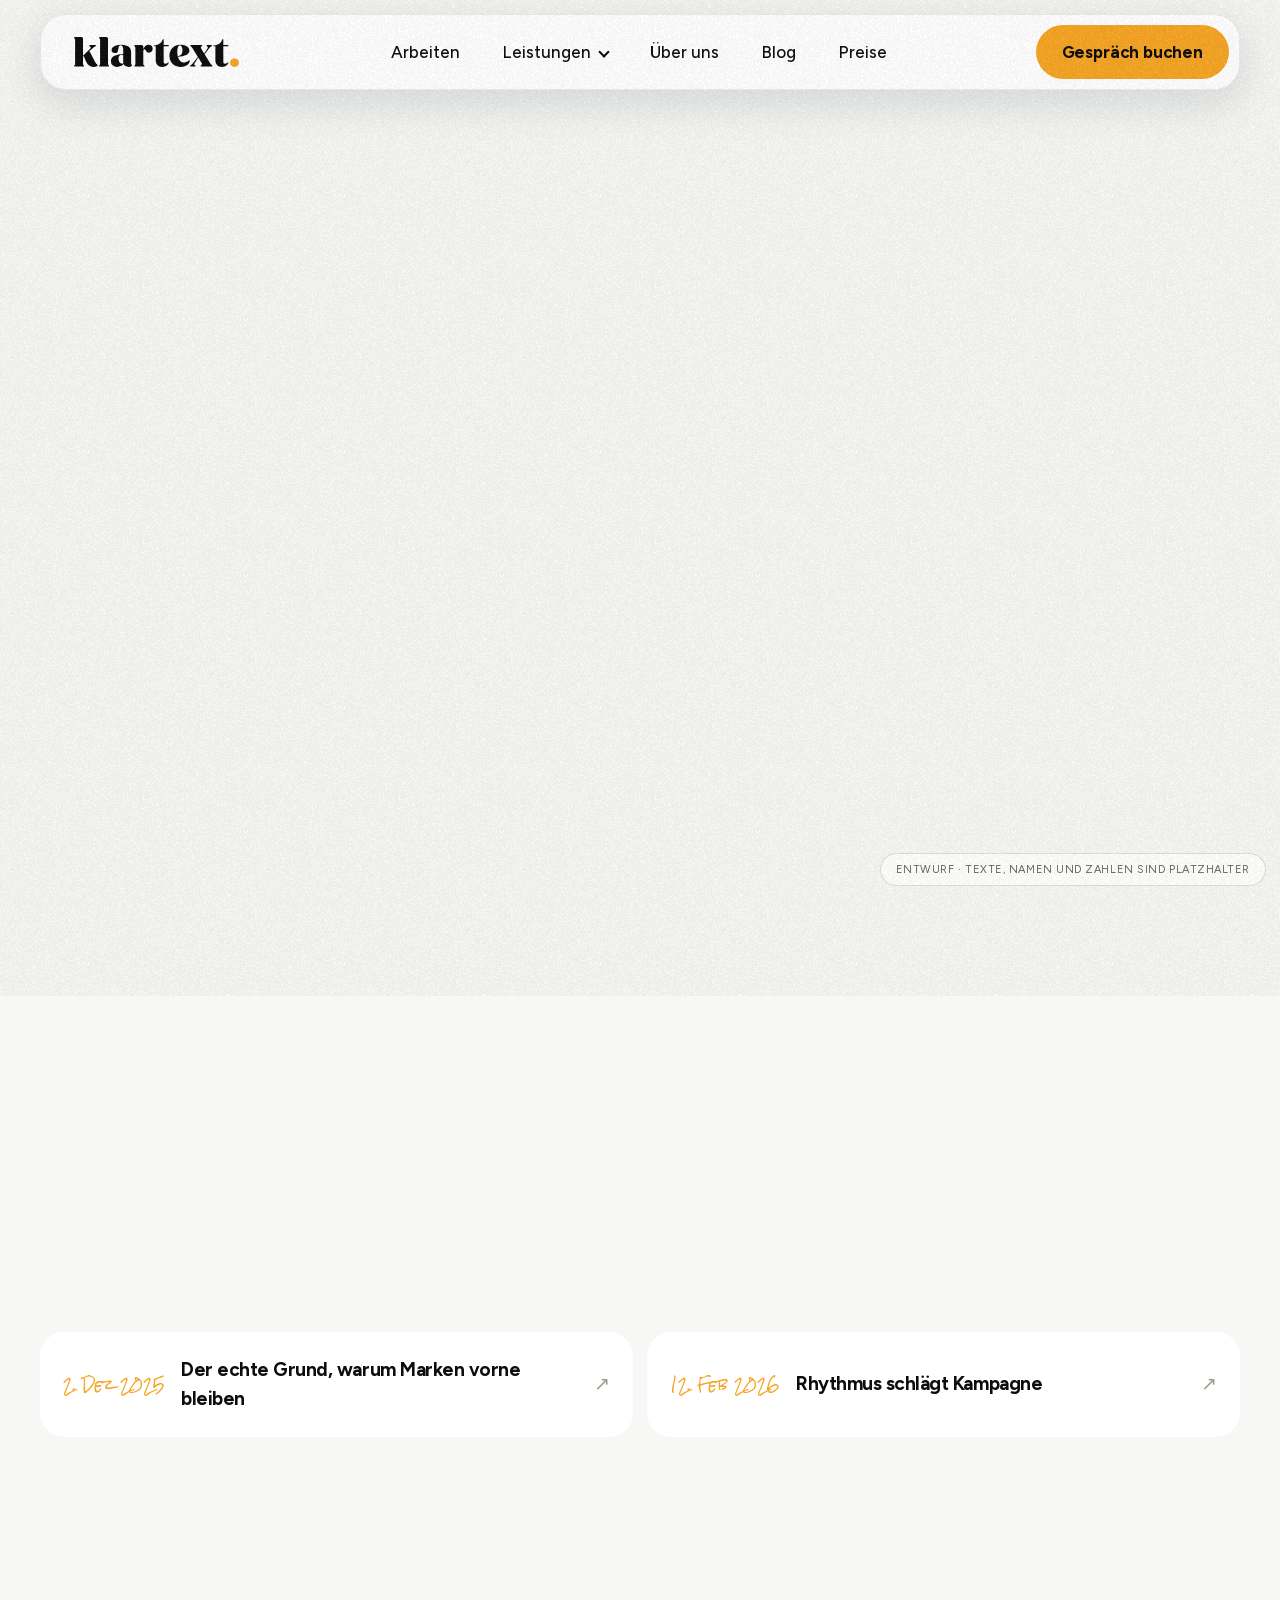
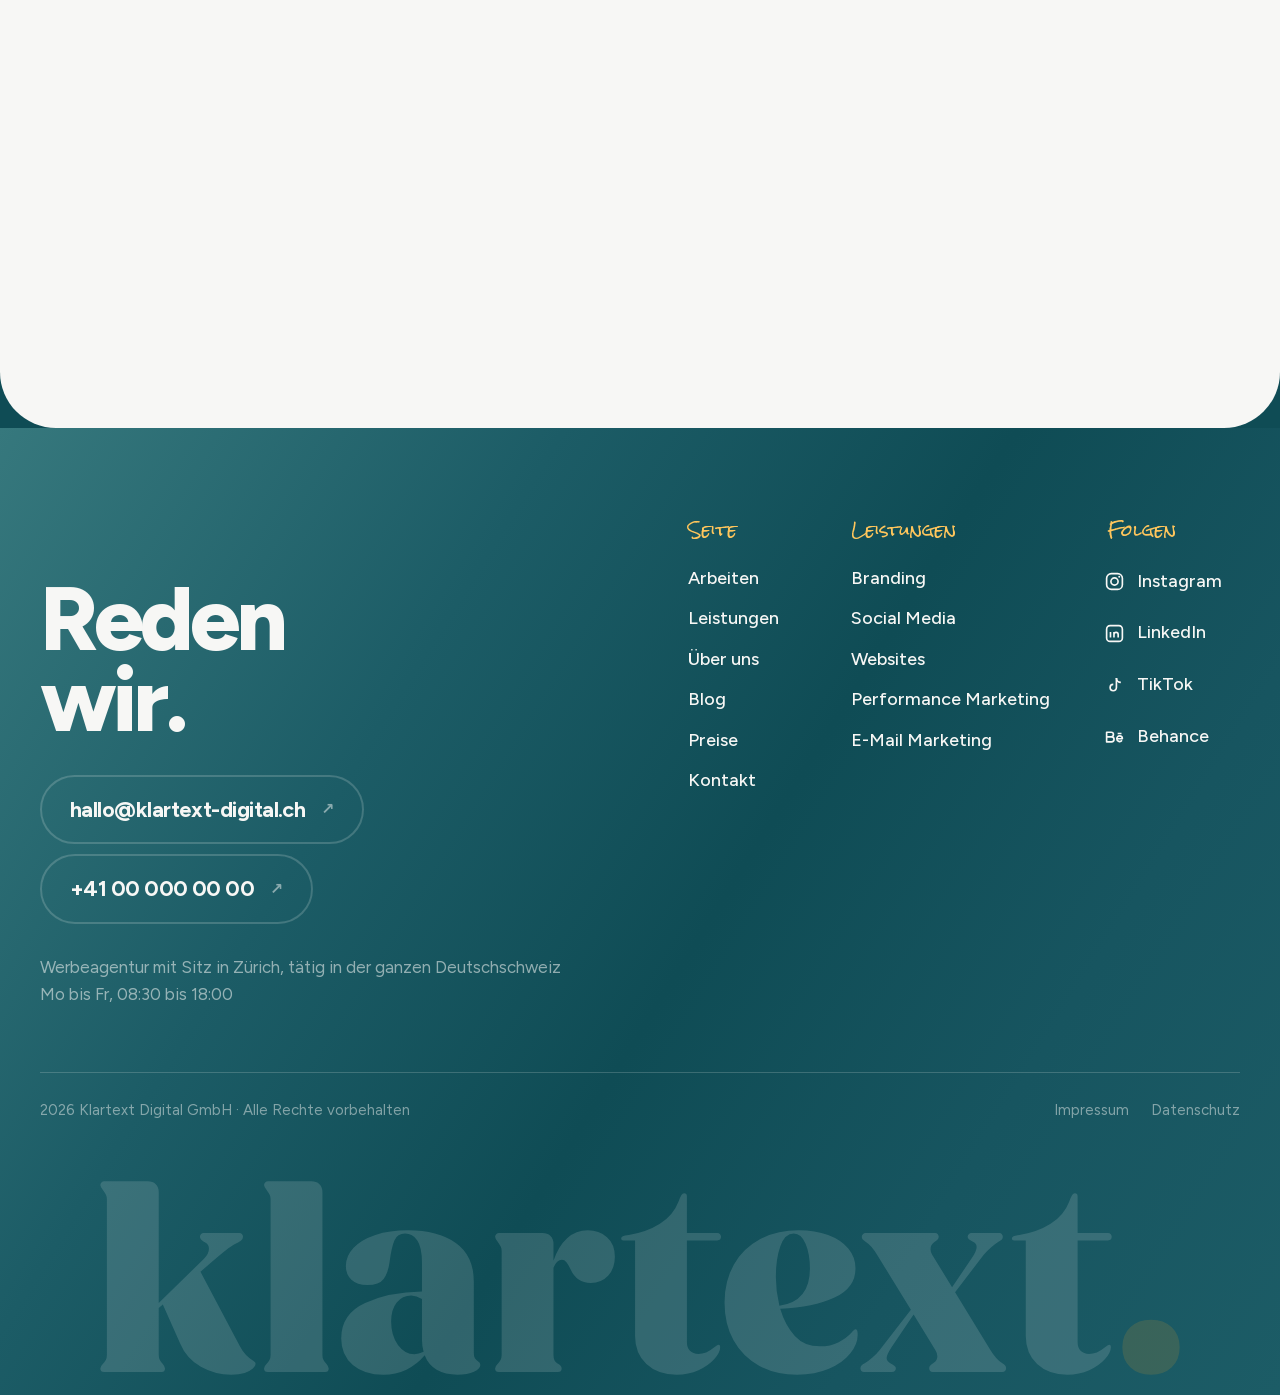
<file: blog/kluge-marken-wachsen.html>
<!doctype html>
<html lang="de">
<head>
<meta charset="utf-8">
<meta name="viewport" content="width=device-width, initial-scale=1">
<style>
.lader{display:none}
.laedt{overflow:hidden}.laedt body{overflow:hidden}
.laedt .lader{--marke:clamp(40px,8.6vw,124px);--zahl:clamp(28px,4.2vw,62px);--lueck:clamp(14px,1.6vw,26px);position:fixed;inset:0;z-index:200;display:grid;place-items:center;padding:24px;background:linear-gradient(118deg,#062B32 0%,#09363F 11%,#0F4C55 24%,#1C5C66 36%,#36787D 50%,#4A8588 60%,#609999 71%,#8ABABA 83%,#A2C9C7 92%,#ABCDCB 100%);color:#F7F7F5;font-family:Figtree,system-ui,sans-serif;transition:opacity .62s cubic-bezier(.44,0,.56,1)}
/* Waehrend des Ladens liegt das Filmkorn ueber dem Schirm statt
   darunter. Keine zweite Kornebene: die vorhandene wird nur kurz
   hochgezogen — damit stimmt auch der Bildpfad auf jeder Unterseite,
   der steckt in stil.css. */
.laedt .korn{z-index:201}
.lader--weg{opacity:0}
.lader__mitte{display:grid;justify-items:center;transition:transform .62s cubic-bezier(.44,0,.56,1)}
.lader--weg .lader__mitte{transform:translateY(-14px)}
.lader__marke{display:block;line-height:0}.lader__marke img{width:calc(var(--marke)*5.175);max-width:calc(100vw - 48px);height:auto;display:block}

.lader__reihe{display:flex;align-items:center;gap:var(--lueck);width:min(calc(var(--marke)*10.35 + 2*(var(--lueck) + var(--zahl)*3.5)),calc(100vw - 48px));margin-top:clamp(30px,3.4vw,52px)}
.lader__balken{flex:1;height:clamp(6px,.55vw,10px);border-radius:99px;background:rgb(247 247 245/.22);overflow:hidden}
.lader__fuell{display:block;height:100%;width:0;border-radius:99px;background:#F7F7F5}
.lader__zahl{flex:none;width:calc(var(--zahl)*3.5);font-family:'Rock Salt',cursive;font-weight:400;color:#F5A524;font-size:var(--zahl);text-align:left;line-height:1}
.lader__zahl--geist{visibility:hidden}
.lader__wort{margin-top:clamp(24px,2.6vw,38px);text-align:center;font-size:clamp(17px,1.65vw,27px);line-height:1.45;max-width:32ch;color:rgb(247 247 245/.78)}
@media (max-width:720px){.lader__zahl--geist{display:none}.lader__reihe{width:min(calc(var(--marke)*10.35 + var(--lueck) + var(--zahl)*3.5),calc(100vw - 40px))}}
@media (prefers-reduced-motion:reduce){.laedt .lader{transition-duration:.2s}.lader__mitte{transition:none}}
</style>
<meta name="robots" content="noindex, nofollow">
<title>Warum kluge Marken schneller wachsen | KLARTEXT. Werbeagentur Zürich</title>
<meta name="description" content="Weil sie Entscheidungen nicht jedes Mal neu treffen müssen.">
<link rel="icon" href="data:image/svg+xml,<svg xmlns='http://www.w3.org/2000/svg' viewBox='0 0 32 32'><rect width='32' height='32' rx='9' fill='%230F4C55'/></svg>">
<link rel="stylesheet" href="../stil.css">
<script>document.documentElement.className+=" laedt";setTimeout(function(){document.documentElement.classList.remove("laedt")},8000);
(function(){var b=new URLSearchParams(location.search).get("breite");if(b)document.documentElement.style.setProperty("--maxw",parseInt(b,10)+"px")})()</script>

<link rel="icon" href="../marke/favicon.svg" type="image/svg+xml">
<link rel="icon" href="../marke/favicon-32.png" sizes="32x32">
<link rel="icon" href="../marke/favicon-dunkel-32.png" sizes="32x32" media="(prefers-color-scheme:dark)">
<link rel="apple-touch-icon" href="../marke/favicon-180.png">
</head>
<body>

<div class="lader" id="lader" aria-hidden="true">
  <div class="lader__mitte">
    <div class="lader__marke"><img src="../marke/wortmarke-negativ.svg" alt="KLARTEXT" width="4105" height="859"></div>
    <div class="lader__reihe">
      <span class="lader__zahl lader__zahl--geist" aria-hidden="true">0%</span>
      <div class="lader__balken"><span class="lader__fuell"></span></div>
      <span class="lader__zahl">0%</span>
    </div>
    <p class="lader__wort"></p>
  </div>
</div>


<div class="korn" aria-hidden="true"></div>

<header class="nav">
  <div class="nav__pille">
    <a class="nav__mark" href="../index.html" aria-label="KLARTEXT — zur Startseite"><img src="../marke/wortmarke.svg" alt="KLARTEXT" width="4105" height="859"></a>
    <nav class="nav__wege" aria-label="Hauptnavigation">
      <a class="mlink" href="../arbeiten/index.html"><span class="mlink__bg" aria-hidden="true"></span><span class="mlink__t">Arbeiten</span><span class="mlink__t mlink__t--neu" aria-hidden="true">Arbeiten</span></a>
      <span class="ndd">
        <a class="mlink ndd__ausloeser" href="../index.html#leistungen" aria-expanded="false">
          <span class="mlink__bg" aria-hidden="true"></span>
          <span class="mlink__t">Leistungen<i class="ndd__chev" aria-hidden="true"></i></span>
          <span class="mlink__t mlink__t--neu" aria-hidden="true">Leistungen<i class="ndd__chev"></i></span>
        </a>
      </span>
      <a class="mlink" href="../ueber-uns.html"><span class="mlink__bg" aria-hidden="true"></span><span class="mlink__t">Über uns</span><span class="mlink__t mlink__t--neu" aria-hidden="true">Über uns</span></a>
      <a class="mlink" href="../blog/index.html"><span class="mlink__bg" aria-hidden="true"></span><span class="mlink__t">Blog</span><span class="mlink__t mlink__t--neu" aria-hidden="true">Blog</span></a>
        <a class="mlink" href="../index.html#preise"><span class="mlink__bg" aria-hidden="true"></span><span class="mlink__t">Preise</span><span class="mlink__t mlink__t--neu" aria-hidden="true">Preise</span></a>
    </nav>
    <a class="knopf knopf--akzent nav__cta" href="../index.html#kontakt">
      <span class="rolle"><span>Gespräch buchen</span><span aria-hidden="true">Gespräch buchen</span></span>
    </a>
  </div>
    <div class="ndd__panel" role="group" aria-label="Leistungen im Überblick" aria-hidden="true">
    <div class="ndd__inhalt">
      <div class="ndd__spalte ndd__spalte--liste">
        <ol class="ndd__liste">
            <li><a href="../leistungen/branding.html" data-i="0"><span class="ndd__nr">01</span><span class="ndd__name">Branding</span><i aria-hidden="true">↗</i></a></li>
            <li><a href="../leistungen/social-media.html" data-i="1"><span class="ndd__nr">02</span><span class="ndd__name">Social Media</span><i aria-hidden="true">↗</i></a></li>
            <li><a href="../leistungen/websites.html" data-i="2"><span class="ndd__nr">03</span><span class="ndd__name">Websites</span><i aria-hidden="true">↗</i></a></li>
            <li><a href="../leistungen/performance.html" data-i="3"><span class="ndd__nr">04</span><span class="ndd__name">Performance Marketing</span><i aria-hidden="true">↗</i></a></li>
            <li><a href="../leistungen/email-marketing.html" data-i="4"><span class="ndd__nr">05</span><span class="ndd__name">E-Mail Marketing</span><i aria-hidden="true">↗</i></a></li>
            </ol>
        <a class="ndd__fuss" href="../leistungen/index.html" tabindex="-1">Alle Leistungen <i aria-hidden="true">↗</i></a>
      </div>
      <div class="ndd__vorschau" aria-hidden="true">
            <div class="ndd__bild">
          <img src="../bilder/dienst-1.jpg" alt="" class="ist">
          <img src="../bilder/dienst-2.jpg" alt="">
          <img src="../bilder/dienst-3.jpg" alt="">
          <img src="../bilder/dienst-4.jpg" alt="">
          <img src="../bilder/dienst-5.jpg" alt="">
            </div>
            <div class="ndd__saetze">
          <div class="ndd__satz ist"><b>Positionierung, die sitzt</b><span>Markenstrategie, Wortmarke, Farb- und Schriftsystem, Bildsprache und ein Brand Guide, mit dem euer Team selbst weiterarbeitet.</span></div>
          <div class="ndd__satz"><b>Regelmässig statt sporadisch</b><span>Redaktionsplan für Instagram, TikTok und LinkedIn, Produktion im festen Takt und eine Community, die betreut wird.</span></div>
          <div class="ndd__satz"><b>Auftritte, die verkaufen</b><span>Konzept, Gestaltung und Umsetzung. Schnell, auffindbar und so gebaut, dass ihr Inhalte selbst pflegen könnt.</span></div>
          <div class="ndd__satz"><b>Budget, das arbeitet</b><span>Google Ads, Meta Ads, TikTok Ads und LinkedIn Ads mit sauberem Tracking und laufender Optimierung.</span></div>
          <div class="ndd__satz"><b>Der Kanal, der euch gehört</b><span>Newsletter, automatisierte Strecken und Segmentierung. Keine Plattform dazwischen, keine Reichweite auf Miete.</span></div>
            </div>
          </div>
      <aside class="ndd__karte">
        <p class="brush">Unsicher?</p>
        <p class="ndd__karte-titel">Wir sortieren das in 15&nbsp;Minuten.</p>
        <p class="ndd__karte-text">Kurzes Gespräch, ehrliche Einschätzung.
          Auch wenn am Ende nichts daraus wird.</p>
        <a class="knopf knopf--akzent" href="../index.html#kontakt" tabindex="-1">Gespräch buchen</a>
      </aside>
    </div>
  </div>
</header>

<main>
  <!-- ══ Kopf ══ -->
  <section class="unter unter--eng">
    <a class="zurueck" href="../index.html#blog" data-rein>
      <i aria-hidden="true">←</i><span>Alle Artikel</span></a>
    <span class="chip" data-rein>9. Dez 2025</span>
    <h1 data-rein-zeilen><span>Warum kluge Marken schneller wachsen</span></h1>
    <p class="brush" data-rein>Weil sie Entscheidungen nicht jedes Mal neu treffen müssen.</p>
  </section>

  <figure class="artikel__bild" data-rein>
    <img src="../bilder/blog-2.jpg" alt="" loading="lazy">
  </figure>

  <article class="artikel" data-rein>
      <p>Ein Markensystem ist kein Selbstzweck. Sein Nutzen zeigt sich im Alltag: Wenn klar ist, welche Farbe, welcher Ton, welches Bild, dann dauert ein Post zwanzig Minuten statt zwei Stunden.</p>
      <p>Dieser Zeitgewinn summiert sich. Und er hat einen zweiten Effekt: Was ohne langes Ringen entsteht, sieht nach der Marke aus, weil niemand mehr improvisieren muss.</p>
      <p>Wachstum kommt selten von einer grossen Idee. Meistens kommt es von hundert kleinen Entscheidungen, die schon getroffen waren.</p>
  </article>

  <section class="weiter">
    <p class="brush mitte">Weiterlesen</p>
    <div class="weiter__reihe">
      <a class="weiter__karte" href="vorne-bleiben.html"><span class="weiter__nr">2. Dez 2025</span><span class="weiter__name">Der echte Grund, warum Marken vorne bleiben</span><i aria-hidden="true">↗</i></a>
      <a class="weiter__karte" href="rhythmus-statt-kampagne.html"><span class="weiter__nr">12. Feb 2026</span><span class="weiter__name">Rhythmus schlägt Kampagne</span><i aria-hidden="true">↗</i></a>
    </div>
  </section>

  <section class="ruf">
    <div class="ruf__karte ruf__karte--knapp" data-rein>
      <div class="ruf__wort">
        <p class="brush">Auf ein Wort</p>
        <h2>Reden wir über<br>euer Projekt.</h2>
        <p class="ruf__text">Fünfzehn Minuten, ehrliche Einschätzung,
          keine Verpflichtung.</p>
        <a class="knopf knopf--akzent gross" href="../index.html#kontakt">
          <span class="rolle"><span>Gespräch buchen</span><span aria-hidden="true">Gespräch buchen</span></span>
        </a>
      </div>
    </div>
  </section>
</main>

<footer class="fuss">
  <div class="fuss__oben">
    <div class="fuss__reden">
      <p class="brush">Auf ein Wort</p>
      <h2>Reden<br>wir.</h2>
      <div class="fuss__kontakt">
        <a class="fuss__gross" href="mailto:hallo@klartext-digital.ch">
          <span>hallo@klartext-digital.ch</span><i aria-hidden="true">↗</i></a>
        <a class="fuss__gross" href="tel:+41000000000">
          <span>+41 00 000 00 00</span><i aria-hidden="true">↗</i></a>
      </div>
      <p class="fuss__ort">Werbeagentur mit Sitz in Zürich, tätig in der ganzen Deutschschweiz<br>
        Mo bis Fr, 08:30 bis 18:00</p>
    </div>

    <div class="fuss__spalten">
      <nav class="fuss__spalte">
        <p class="fuss__kopf">Seite</p>
        <a class="mlink" href="../arbeiten/index.html"><span class="mlink__bg" aria-hidden="true"></span><span class="mlink__t">Arbeiten</span><span class="mlink__t mlink__t--neu" aria-hidden="true">Arbeiten</span></a>
        <a class="mlink" href="../leistungen/index.html"><span class="mlink__bg" aria-hidden="true"></span><span class="mlink__t">Leistungen</span><span class="mlink__t mlink__t--neu" aria-hidden="true">Leistungen</span></a>
        <a class="mlink" href="../ueber-uns.html"><span class="mlink__bg" aria-hidden="true"></span><span class="mlink__t">Über uns</span><span class="mlink__t mlink__t--neu" aria-hidden="true">Über uns</span></a>
        <a class="mlink" href="../blog/index.html"><span class="mlink__bg" aria-hidden="true"></span><span class="mlink__t">Blog</span><span class="mlink__t mlink__t--neu" aria-hidden="true">Blog</span></a>
        <a class="mlink" href="../index.html#preise"><span class="mlink__bg" aria-hidden="true"></span><span class="mlink__t">Preise</span><span class="mlink__t mlink__t--neu" aria-hidden="true">Preise</span></a>
        <a class="mlink" href="../index.html#kontakt"><span class="mlink__bg" aria-hidden="true"></span><span class="mlink__t">Kontakt</span><span class="mlink__t mlink__t--neu" aria-hidden="true">Kontakt</span></a>
      </nav>
      <nav class="fuss__spalte">
        <p class="fuss__kopf">Leistungen</p>
        <a class="mlink" href="../leistungen/branding.html"><span class="mlink__bg" aria-hidden="true"></span><span class="mlink__t">Branding</span><span class="mlink__t mlink__t--neu" aria-hidden="true">Branding</span></a>
        <a class="mlink" href="../leistungen/social-media.html"><span class="mlink__bg" aria-hidden="true"></span><span class="mlink__t">Social Media</span><span class="mlink__t mlink__t--neu" aria-hidden="true">Social Media</span></a>
        <a class="mlink" href="../leistungen/websites.html"><span class="mlink__bg" aria-hidden="true"></span><span class="mlink__t">Websites</span><span class="mlink__t mlink__t--neu" aria-hidden="true">Websites</span></a>
        <a class="mlink" href="../leistungen/performance.html"><span class="mlink__bg" aria-hidden="true"></span><span class="mlink__t">Performance Marketing</span><span class="mlink__t mlink__t--neu" aria-hidden="true">Performance Marketing</span></a>
        <a class="mlink" href="../leistungen/email-marketing.html"><span class="mlink__bg" aria-hidden="true"></span><span class="mlink__t">E-Mail Marketing</span><span class="mlink__t mlink__t--neu" aria-hidden="true">E-Mail Marketing</span></a>
      </nav>
      <div class="fuss__spalte">
        <p class="fuss__kopf">Folgen</p>
        <div class="fuss__sozial">
          <a href="../index.html" aria-label="Instagram"><svg viewBox="0 0 24 24" width="21" height="21" fill="none" stroke="currentColor" stroke-width="1.9"><rect x="3" y="3" width="18" height="18" rx="5.4"/><circle cx="12" cy="12" r="4.1"/><circle cx="17.4" cy="6.6" r="1.1" fill="currentColor" stroke="none"/></svg><span>Instagram</span></a>
          <a href="../index.html" aria-label="LinkedIn"><svg viewBox="0 0 24 24" width="21" height="21" fill="none" stroke="currentColor" stroke-width="1.9"><rect x="3" y="3" width="18" height="18" rx="4"/><path d="M7.4 10.4v6.2M7.4 7.6v.1M11.4 16.6v-3.4a2.4 2.4 0 0 1 4.8 0v3.4M11.4 16.6v-6.2"/></svg><span>LinkedIn</span></a>
          <a href="../index.html" aria-label="TikTok"><svg viewBox="0 0 24 24" width="21" height="21" fill="none" stroke="currentColor" stroke-width="1.9" stroke-linejoin="round"><path d="M14.2 3.5v10.9a3.6 3.6 0 1 1-3.6-3.6"/><path d="M14.2 3.5a5 5 0 0 0 5 5"/></svg><span>TikTok</span></a>
          <a href="../index.html" aria-label="Behance"><svg viewBox="0 0 24 24" width="21" height="21" fill="none" stroke="currentColor" stroke-width="1.9" stroke-linejoin="round"><path d="M3 6h5.2a2.6 2.6 0 0 1 0 5.2H3zM3 11.2h5.6a2.9 2.9 0 0 1 0 5.8H3zM14.6 13.4h6.4a3.2 3.2 0 0 0-6.4 0 3.2 3.2 0 0 0 5.9 1.7M15.6 7.4h4.4"/></svg><span>Behance</span></a>
        </div>
      </div>
    </div>
  </div>

  <div class="fuss__recht">
    <p>2026 Klartext Digital GmbH · Alle Rechte vorbehalten</p>
    <nav>
      <a href="../recht/impressum.html">Impressum</a>
      <a href="../recht/datenschutz.html">Datenschutz</a>
    </nav>
  </div>

  <!-- Riesige Wortmarke als Grafik, unten angeschnitten -->
  <div class="fuss__wortmarke" aria-hidden="true"><img src="../marke/wortmarke-negativ.svg" alt="" width="4105" height="859"></div>
</footer>

<div class="demo">Entwurf · Texte, Namen und Zahlen sind Platzhalter</div>

<script src="../js/lenis.min.js"></script>
<script src="../js/gsap.min.js"></script>
<script src="../js/ScrollTrigger.min.js"></script>
<script src="../lader.js"></script>
<script src="../bewegung.js"></script>
<script src="../zeiger.js"></script>
</body>
</html>
</file>
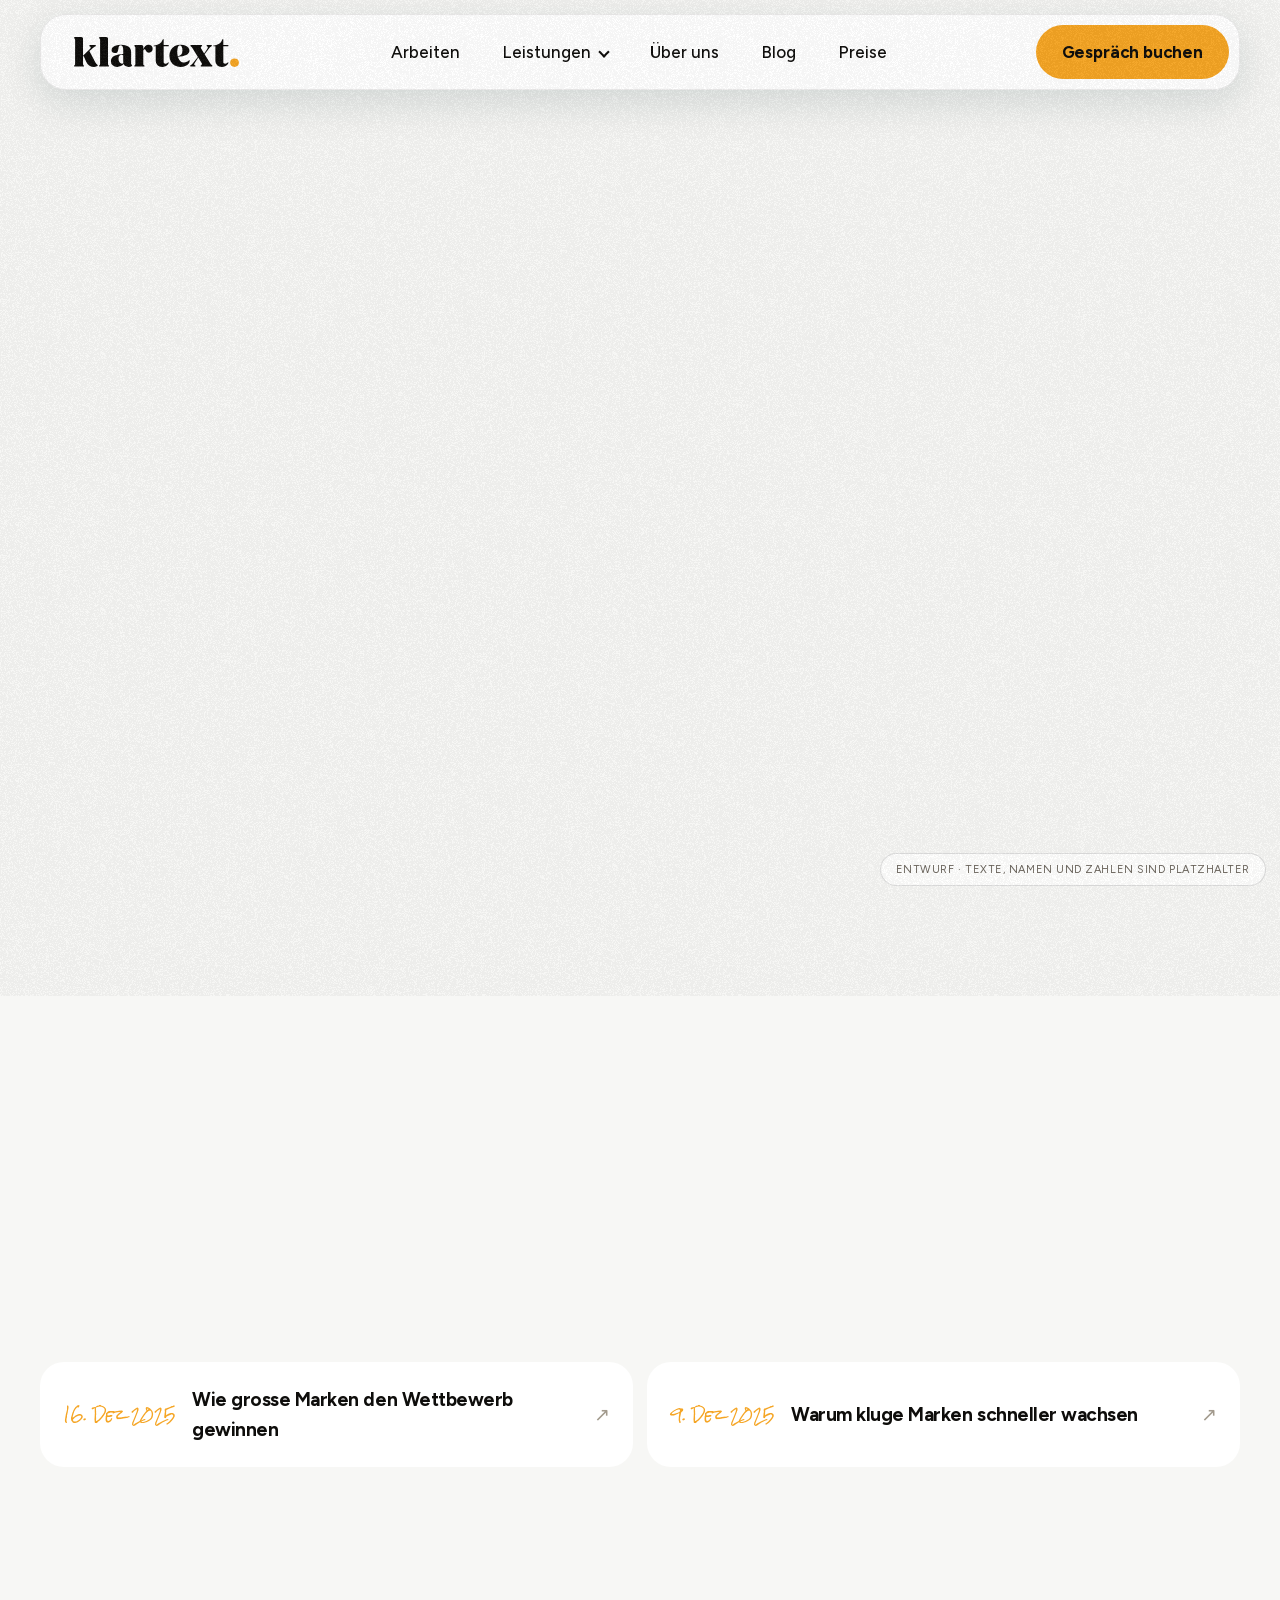
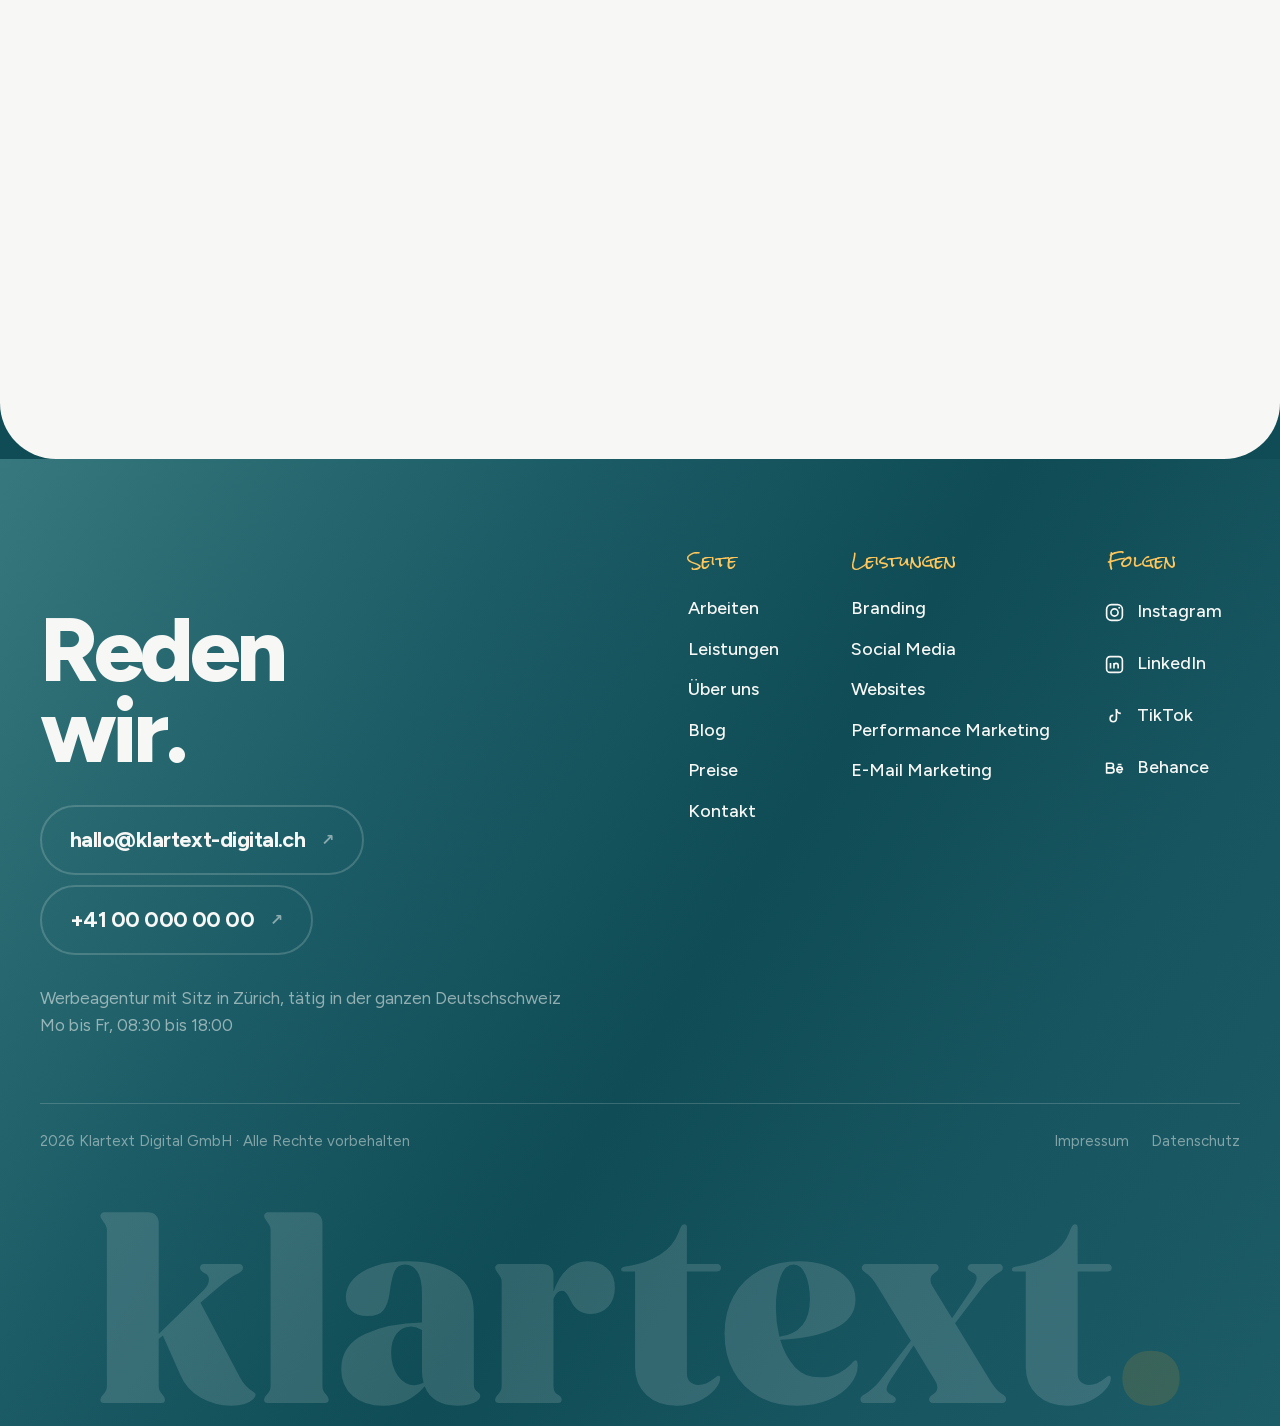
<file: blog/marke-am-anfang.html>
<!doctype html>
<html lang="de">
<head>
<meta charset="utf-8">
<meta name="viewport" content="width=device-width, initial-scale=1">
<style>
.lader{display:none}
.laedt{overflow:hidden}.laedt body{overflow:hidden}
.laedt .lader{--marke:clamp(40px,8.6vw,124px);--zahl:clamp(28px,4.2vw,62px);--lueck:clamp(14px,1.6vw,26px);position:fixed;inset:0;z-index:200;display:grid;place-items:center;padding:24px;background:linear-gradient(118deg,#062B32 0%,#09363F 11%,#0F4C55 24%,#1C5C66 36%,#36787D 50%,#4A8588 60%,#609999 71%,#8ABABA 83%,#A2C9C7 92%,#ABCDCB 100%);color:#F7F7F5;font-family:Figtree,system-ui,sans-serif;transition:opacity .62s cubic-bezier(.44,0,.56,1)}
/* Waehrend des Ladens liegt das Filmkorn ueber dem Schirm statt
   darunter. Keine zweite Kornebene: die vorhandene wird nur kurz
   hochgezogen — damit stimmt auch der Bildpfad auf jeder Unterseite,
   der steckt in stil.css. */
.laedt .korn{z-index:201}
.lader--weg{opacity:0}
.lader__mitte{display:grid;justify-items:center;transition:transform .62s cubic-bezier(.44,0,.56,1)}
.lader--weg .lader__mitte{transform:translateY(-14px)}
.lader__marke{display:block;line-height:0}.lader__marke img{width:calc(var(--marke)*5.175);max-width:calc(100vw - 48px);height:auto;display:block}

.lader__reihe{display:flex;align-items:center;gap:var(--lueck);width:min(calc(var(--marke)*10.35 + 2*(var(--lueck) + var(--zahl)*3.5)),calc(100vw - 48px));margin-top:clamp(30px,3.4vw,52px)}
.lader__balken{flex:1;height:clamp(6px,.55vw,10px);border-radius:99px;background:rgb(247 247 245/.22);overflow:hidden}
.lader__fuell{display:block;height:100%;width:0;border-radius:99px;background:#F7F7F5}
.lader__zahl{flex:none;width:calc(var(--zahl)*3.5);font-family:'Rock Salt',cursive;font-weight:400;color:#F5A524;font-size:var(--zahl);text-align:left;line-height:1}
.lader__zahl--geist{visibility:hidden}
.lader__wort{margin-top:clamp(24px,2.6vw,38px);text-align:center;font-size:clamp(17px,1.65vw,27px);line-height:1.45;max-width:32ch;color:rgb(247 247 245/.78)}
@media (max-width:720px){.lader__zahl--geist{display:none}.lader__reihe{width:min(calc(var(--marke)*10.35 + var(--lueck) + var(--zahl)*3.5),calc(100vw - 40px))}}
@media (prefers-reduced-motion:reduce){.laedt .lader{transition-duration:.2s}.lader__mitte{transition:none}}
</style>
<meta name="robots" content="noindex, nofollow">
<title>Wie viel Marke braucht ein Start? | KLARTEXT. Werbeagentur Zürich</title>
<meta name="description" content="Weniger, als die meisten denken. Aber das Wenige richtig.">
<link rel="icon" href="data:image/svg+xml,<svg xmlns='http://www.w3.org/2000/svg' viewBox='0 0 32 32'><rect width='32' height='32' rx='9' fill='%230F4C55'/></svg>">
<link rel="stylesheet" href="../stil.css">
<script>document.documentElement.className+=" laedt";setTimeout(function(){document.documentElement.classList.remove("laedt")},8000);
(function(){var b=new URLSearchParams(location.search).get("breite");if(b)document.documentElement.style.setProperty("--maxw",parseInt(b,10)+"px")})()</script>

<link rel="icon" href="../marke/favicon.svg" type="image/svg+xml">
<link rel="icon" href="../marke/favicon-32.png" sizes="32x32">
<link rel="icon" href="../marke/favicon-dunkel-32.png" sizes="32x32" media="(prefers-color-scheme:dark)">
<link rel="apple-touch-icon" href="../marke/favicon-180.png">
</head>
<body>

<div class="lader" id="lader" aria-hidden="true">
  <div class="lader__mitte">
    <div class="lader__marke"><img src="../marke/wortmarke-negativ.svg" alt="KLARTEXT" width="4105" height="859"></div>
    <div class="lader__reihe">
      <span class="lader__zahl lader__zahl--geist" aria-hidden="true">0%</span>
      <div class="lader__balken"><span class="lader__fuell"></span></div>
      <span class="lader__zahl">0%</span>
    </div>
    <p class="lader__wort"></p>
  </div>
</div>


<div class="korn" aria-hidden="true"></div>

<header class="nav">
  <div class="nav__pille">
    <a class="nav__mark" href="../index.html" aria-label="KLARTEXT — zur Startseite"><img src="../marke/wortmarke.svg" alt="KLARTEXT" width="4105" height="859"></a>
    <nav class="nav__wege" aria-label="Hauptnavigation">
      <a class="mlink" href="../arbeiten/index.html"><span class="mlink__bg" aria-hidden="true"></span><span class="mlink__t">Arbeiten</span><span class="mlink__t mlink__t--neu" aria-hidden="true">Arbeiten</span></a>
      <span class="ndd">
        <a class="mlink ndd__ausloeser" href="../index.html#leistungen" aria-expanded="false">
          <span class="mlink__bg" aria-hidden="true"></span>
          <span class="mlink__t">Leistungen<i class="ndd__chev" aria-hidden="true"></i></span>
          <span class="mlink__t mlink__t--neu" aria-hidden="true">Leistungen<i class="ndd__chev"></i></span>
        </a>
      </span>
      <a class="mlink" href="../ueber-uns.html"><span class="mlink__bg" aria-hidden="true"></span><span class="mlink__t">Über uns</span><span class="mlink__t mlink__t--neu" aria-hidden="true">Über uns</span></a>
      <a class="mlink" href="../blog/index.html"><span class="mlink__bg" aria-hidden="true"></span><span class="mlink__t">Blog</span><span class="mlink__t mlink__t--neu" aria-hidden="true">Blog</span></a>
        <a class="mlink" href="../index.html#preise"><span class="mlink__bg" aria-hidden="true"></span><span class="mlink__t">Preise</span><span class="mlink__t mlink__t--neu" aria-hidden="true">Preise</span></a>
    </nav>
    <a class="knopf knopf--akzent nav__cta" href="../index.html#kontakt">
      <span class="rolle"><span>Gespräch buchen</span><span aria-hidden="true">Gespräch buchen</span></span>
    </a>
  </div>
    <div class="ndd__panel" role="group" aria-label="Leistungen im Überblick" aria-hidden="true">
    <div class="ndd__inhalt">
      <div class="ndd__spalte ndd__spalte--liste">
        <ol class="ndd__liste">
            <li><a href="../leistungen/branding.html" data-i="0"><span class="ndd__nr">01</span><span class="ndd__name">Branding</span><i aria-hidden="true">↗</i></a></li>
            <li><a href="../leistungen/social-media.html" data-i="1"><span class="ndd__nr">02</span><span class="ndd__name">Social Media</span><i aria-hidden="true">↗</i></a></li>
            <li><a href="../leistungen/websites.html" data-i="2"><span class="ndd__nr">03</span><span class="ndd__name">Websites</span><i aria-hidden="true">↗</i></a></li>
            <li><a href="../leistungen/performance.html" data-i="3"><span class="ndd__nr">04</span><span class="ndd__name">Performance Marketing</span><i aria-hidden="true">↗</i></a></li>
            <li><a href="../leistungen/email-marketing.html" data-i="4"><span class="ndd__nr">05</span><span class="ndd__name">E-Mail Marketing</span><i aria-hidden="true">↗</i></a></li>
            </ol>
        <a class="ndd__fuss" href="../leistungen/index.html" tabindex="-1">Alle Leistungen <i aria-hidden="true">↗</i></a>
      </div>
      <div class="ndd__vorschau" aria-hidden="true">
            <div class="ndd__bild">
          <img src="../bilder/dienst-1.jpg" alt="" class="ist">
          <img src="../bilder/dienst-2.jpg" alt="">
          <img src="../bilder/dienst-3.jpg" alt="">
          <img src="../bilder/dienst-4.jpg" alt="">
          <img src="../bilder/dienst-5.jpg" alt="">
            </div>
            <div class="ndd__saetze">
          <div class="ndd__satz ist"><b>Positionierung, die sitzt</b><span>Markenstrategie, Wortmarke, Farb- und Schriftsystem, Bildsprache und ein Brand Guide, mit dem euer Team selbst weiterarbeitet.</span></div>
          <div class="ndd__satz"><b>Regelmässig statt sporadisch</b><span>Redaktionsplan für Instagram, TikTok und LinkedIn, Produktion im festen Takt und eine Community, die betreut wird.</span></div>
          <div class="ndd__satz"><b>Auftritte, die verkaufen</b><span>Konzept, Gestaltung und Umsetzung. Schnell, auffindbar und so gebaut, dass ihr Inhalte selbst pflegen könnt.</span></div>
          <div class="ndd__satz"><b>Budget, das arbeitet</b><span>Google Ads, Meta Ads, TikTok Ads und LinkedIn Ads mit sauberem Tracking und laufender Optimierung.</span></div>
          <div class="ndd__satz"><b>Der Kanal, der euch gehört</b><span>Newsletter, automatisierte Strecken und Segmentierung. Keine Plattform dazwischen, keine Reichweite auf Miete.</span></div>
            </div>
          </div>
      <aside class="ndd__karte">
        <p class="brush">Unsicher?</p>
        <p class="ndd__karte-titel">Wir sortieren das in 15&nbsp;Minuten.</p>
        <p class="ndd__karte-text">Kurzes Gespräch, ehrliche Einschätzung.
          Auch wenn am Ende nichts daraus wird.</p>
        <a class="knopf knopf--akzent" href="../index.html#kontakt" tabindex="-1">Gespräch buchen</a>
      </aside>
    </div>
  </div>
</header>

<main>
  <!-- ══ Kopf ══ -->
  <section class="unter unter--eng">
    <a class="zurueck" href="../index.html#blog" data-rein>
      <i aria-hidden="true">←</i><span>Alle Artikel</span></a>
    <span class="chip" data-rein>14. Jan 2026</span>
    <h1 data-rein-zeilen><span>Wie viel Marke braucht ein Start?</span></h1>
    <p class="brush" data-rein>Weniger, als die meisten denken. Aber das Wenige richtig.</p>
  </section>

  <figure class="artikel__bild" data-rein>
    <img src="../bilder/hero-3.jpg" alt="" loading="lazy">
  </figure>

  <article class="artikel" data-rein>
      <p>Junge Unternehmen stecken oft Monate in ein Erscheinungsbild, bevor sie wissen, was sie verkaufen. Das ist teuer und meistens für die Tonne, weil sich in den ersten zwei Jahren fast alles noch einmal ändert.</p>
      <p>Was am Anfang wirklich zählt: ein Name, den man am Telefon buchstabieren kann. Eine Farbe. Eine Schrift. Und ein Satz, der erklärt, für wen ihr da seid. Das lässt sich an einem Tag festlegen und hält länger als jedes Logo.</p>
      <p>Das grosse Markensystem kommt, wenn das Angebot steht. Vorher baut man ein Fundament unter ein Haus, das noch umzieht.</p>
  </article>

  <section class="weiter">
    <p class="brush mitte">Weiterlesen</p>
    <div class="weiter__reihe">
      <a class="weiter__karte" href="wettbewerb-gewinnen.html"><span class="weiter__nr">16. Dez 2025</span><span class="weiter__name">Wie grosse Marken den Wettbewerb gewinnen</span><i aria-hidden="true">↗</i></a>
      <a class="weiter__karte" href="kluge-marken-wachsen.html"><span class="weiter__nr">9. Dez 2025</span><span class="weiter__name">Warum kluge Marken schneller wachsen</span><i aria-hidden="true">↗</i></a>
    </div>
  </section>

  <section class="ruf">
    <div class="ruf__karte ruf__karte--knapp" data-rein>
      <div class="ruf__wort">
        <p class="brush">Auf ein Wort</p>
        <h2>Reden wir über<br>euer Projekt.</h2>
        <p class="ruf__text">Fünfzehn Minuten, ehrliche Einschätzung,
          keine Verpflichtung.</p>
        <a class="knopf knopf--akzent gross" href="../index.html#kontakt">
          <span class="rolle"><span>Gespräch buchen</span><span aria-hidden="true">Gespräch buchen</span></span>
        </a>
      </div>
    </div>
  </section>
</main>

<footer class="fuss">
  <div class="fuss__oben">
    <div class="fuss__reden">
      <p class="brush">Auf ein Wort</p>
      <h2>Reden<br>wir.</h2>
      <div class="fuss__kontakt">
        <a class="fuss__gross" href="mailto:hallo@klartext-digital.ch">
          <span>hallo@klartext-digital.ch</span><i aria-hidden="true">↗</i></a>
        <a class="fuss__gross" href="tel:+41000000000">
          <span>+41 00 000 00 00</span><i aria-hidden="true">↗</i></a>
      </div>
      <p class="fuss__ort">Werbeagentur mit Sitz in Zürich, tätig in der ganzen Deutschschweiz<br>
        Mo bis Fr, 08:30 bis 18:00</p>
    </div>

    <div class="fuss__spalten">
      <nav class="fuss__spalte">
        <p class="fuss__kopf">Seite</p>
        <a class="mlink" href="../arbeiten/index.html"><span class="mlink__bg" aria-hidden="true"></span><span class="mlink__t">Arbeiten</span><span class="mlink__t mlink__t--neu" aria-hidden="true">Arbeiten</span></a>
        <a class="mlink" href="../leistungen/index.html"><span class="mlink__bg" aria-hidden="true"></span><span class="mlink__t">Leistungen</span><span class="mlink__t mlink__t--neu" aria-hidden="true">Leistungen</span></a>
        <a class="mlink" href="../ueber-uns.html"><span class="mlink__bg" aria-hidden="true"></span><span class="mlink__t">Über uns</span><span class="mlink__t mlink__t--neu" aria-hidden="true">Über uns</span></a>
        <a class="mlink" href="../blog/index.html"><span class="mlink__bg" aria-hidden="true"></span><span class="mlink__t">Blog</span><span class="mlink__t mlink__t--neu" aria-hidden="true">Blog</span></a>
        <a class="mlink" href="../index.html#preise"><span class="mlink__bg" aria-hidden="true"></span><span class="mlink__t">Preise</span><span class="mlink__t mlink__t--neu" aria-hidden="true">Preise</span></a>
        <a class="mlink" href="../index.html#kontakt"><span class="mlink__bg" aria-hidden="true"></span><span class="mlink__t">Kontakt</span><span class="mlink__t mlink__t--neu" aria-hidden="true">Kontakt</span></a>
      </nav>
      <nav class="fuss__spalte">
        <p class="fuss__kopf">Leistungen</p>
        <a class="mlink" href="../leistungen/branding.html"><span class="mlink__bg" aria-hidden="true"></span><span class="mlink__t">Branding</span><span class="mlink__t mlink__t--neu" aria-hidden="true">Branding</span></a>
        <a class="mlink" href="../leistungen/social-media.html"><span class="mlink__bg" aria-hidden="true"></span><span class="mlink__t">Social Media</span><span class="mlink__t mlink__t--neu" aria-hidden="true">Social Media</span></a>
        <a class="mlink" href="../leistungen/websites.html"><span class="mlink__bg" aria-hidden="true"></span><span class="mlink__t">Websites</span><span class="mlink__t mlink__t--neu" aria-hidden="true">Websites</span></a>
        <a class="mlink" href="../leistungen/performance.html"><span class="mlink__bg" aria-hidden="true"></span><span class="mlink__t">Performance Marketing</span><span class="mlink__t mlink__t--neu" aria-hidden="true">Performance Marketing</span></a>
        <a class="mlink" href="../leistungen/email-marketing.html"><span class="mlink__bg" aria-hidden="true"></span><span class="mlink__t">E-Mail Marketing</span><span class="mlink__t mlink__t--neu" aria-hidden="true">E-Mail Marketing</span></a>
      </nav>
      <div class="fuss__spalte">
        <p class="fuss__kopf">Folgen</p>
        <div class="fuss__sozial">
          <a href="../index.html" aria-label="Instagram"><svg viewBox="0 0 24 24" width="21" height="21" fill="none" stroke="currentColor" stroke-width="1.9"><rect x="3" y="3" width="18" height="18" rx="5.4"/><circle cx="12" cy="12" r="4.1"/><circle cx="17.4" cy="6.6" r="1.1" fill="currentColor" stroke="none"/></svg><span>Instagram</span></a>
          <a href="../index.html" aria-label="LinkedIn"><svg viewBox="0 0 24 24" width="21" height="21" fill="none" stroke="currentColor" stroke-width="1.9"><rect x="3" y="3" width="18" height="18" rx="4"/><path d="M7.4 10.4v6.2M7.4 7.6v.1M11.4 16.6v-3.4a2.4 2.4 0 0 1 4.8 0v3.4M11.4 16.6v-6.2"/></svg><span>LinkedIn</span></a>
          <a href="../index.html" aria-label="TikTok"><svg viewBox="0 0 24 24" width="21" height="21" fill="none" stroke="currentColor" stroke-width="1.9" stroke-linejoin="round"><path d="M14.2 3.5v10.9a3.6 3.6 0 1 1-3.6-3.6"/><path d="M14.2 3.5a5 5 0 0 0 5 5"/></svg><span>TikTok</span></a>
          <a href="../index.html" aria-label="Behance"><svg viewBox="0 0 24 24" width="21" height="21" fill="none" stroke="currentColor" stroke-width="1.9" stroke-linejoin="round"><path d="M3 6h5.2a2.6 2.6 0 0 1 0 5.2H3zM3 11.2h5.6a2.9 2.9 0 0 1 0 5.8H3zM14.6 13.4h6.4a3.2 3.2 0 0 0-6.4 0 3.2 3.2 0 0 0 5.9 1.7M15.6 7.4h4.4"/></svg><span>Behance</span></a>
        </div>
      </div>
    </div>
  </div>

  <div class="fuss__recht">
    <p>2026 Klartext Digital GmbH · Alle Rechte vorbehalten</p>
    <nav>
      <a href="../recht/impressum.html">Impressum</a>
      <a href="../recht/datenschutz.html">Datenschutz</a>
    </nav>
  </div>

  <!-- Riesige Wortmarke als Grafik, unten angeschnitten -->
  <div class="fuss__wortmarke" aria-hidden="true"><img src="../marke/wortmarke-negativ.svg" alt="" width="4105" height="859"></div>
</footer>

<div class="demo">Entwurf · Texte, Namen und Zahlen sind Platzhalter</div>

<script src="../js/lenis.min.js"></script>
<script src="../js/gsap.min.js"></script>
<script src="../js/ScrollTrigger.min.js"></script>
<script src="../lader.js"></script>
<script src="../bewegung.js"></script>
<script src="../zeiger.js"></script>
</body>
</html>
</file>
<file: stil.css>
/* ═══════════════════════════════════════════════════════════════
   KLARTEXT. — Playful Minimalism / Soft Pop, hell
   Eigene Seite. Bewegungswerte stammen aus den Messungen an den
   beiden Vorlagen (gleiche Kurve, gleiche Dauern), Layout, Farbe
   und Typografie sind KLARTEXT.
   ═══════════════════════════════════════════════════════════════ */

@font-face{font-family:Figtree;src:url(fonts/figtree-latin.woff2) format('woff2');
  font-weight:400 900;font-display:swap;
  unicode-range:U+0000-00FF,U+0131,U+0152-0153,U+02BB-02BC,U+02C6,U+02DA,U+02DC,
    U+0304,U+0308,U+0329,U+2000-206F,U+20AC,U+2122,U+2191,U+2193,U+2212,U+2215,U+FEFF,U+FFFD}
@font-face{font-family:Figtree;src:url(fonts/figtree-latin-ext.woff2) format('woff2');
  font-weight:400 900;font-display:swap;
  unicode-range:U+0100-02BA,U+02BD-02C5,U+02C7-02CC,U+02CE-02D7,U+02DD-02FF,U+0304,
    U+0308,U+0329,U+1D00-1DBF,U+1E00-1E9F,U+1EF2-1EFF,U+2020,U+20A0-20AB,U+20AD-20C0,
    U+2113,U+2C60-2C7F,U+A720-A7FF}
@font-face{font-family:'Rock Salt';src:url(fonts/rocksalt.woff2) format('woff2');
  font-weight:400;font-display:swap}

:root{
  /* ── Farbe: KLARTEXT-Marke auf heller Bühne ── */
  /* Fast-Weiss statt Creme — die Bühne bleibt minimal warm, damit
     Violett und Schwarz nicht kalt kippen, liest sich aber als Weiss. */
  --creme:#F7F7F5;        /* die Bühne */
  --creme-2:#ECECE8;      /* Flächen, Pillen */
  --creme-3:#FFFFFF;      /* Karten — echtes Weiss */
  --tinte:#0E0D0B;        /* warmes Schwarz */
  --tinte-2:#1A1814;      /* dunkle Karten */
  --grau:#6B655C;         /* Fliesstext gedämpft */
  --grau-2:#A29A8D;       /* sehr gedämpft */
  --linie:rgb(14 13 11 / .13);
  --linie-hell:rgb(247 247 245 / .18);
  /* ── Farbversuch Mint/Türkis mit Gelb ──────────────────────────
     Türkis-Skala aus Dusans Messwerten am Referenzbild. Die vier
     alten Violett-Namen bleiben als Variablennamen stehen, damit
     kein einziger Baustein umgeschrieben werden muss — nur ihr
     Inhalt wechselt. Akzent ist jetzt Gelb, die zarte Fläche Mint. */
  --violett:#F5A524;          /* Akzent: Knöpfe, Handschrift, Punkte */
  --violett-hell:#FFC65C;     /* Akzent auf dunklem Grund */
  --violett-tief:#9A6004;     /* Akzent auf hellem Grund: 4.8:1 auf Creme */
  --violett-zart:#DCEBE9;     /* zarte Fläche: Pillen, Hinterlegungen */

  /* Türkis-Skala, gemessen */
  --teal-900:#062B32; --teal-800:#09363F; --teal-700:#0F4C55;
  --teal-600:#1C5C66; --teal-500:#36787D; --teal-400:#4A8588;
  --teal-300:#609999; --teal-200:#8ABABA; --teal-100:#A2C9C7;
  --teal-050:#ABCDCB;

  /* Bühnenverlauf: dunkel oben links nach hell rechts unten,
     Stützstellen exakt in Dusans gemessener Reihenfolge */
  --lauf-dunkel:linear-gradient(118deg,#062B32 0%,#09363F 11%,#0F4C55 24%,
                #1C5C66 36%,#36787D 50%,#4A8588 60%,#609999 71%,
                #8ABABA 83%,#A2C9C7 92%,#ABCDCB 100%);
  --lauf-hell:linear-gradient(118deg,#ABCDCB 0%,#A2C9C7 26%,#98C3C3 48%,
                #8ABABA 72%,#7CA8A5 100%);
  /* Fuss: derselbe Bogen, aber von der anderen Seite und dunkler
     gehalten — die Seite ist oben und unten tuerkis eingefasst,
     ohne dass beides gleich aussieht. */
  --lauf-fuss:linear-gradient(302deg,#1C5C66 0%,#175560 24%,#0F4C55 46%,
                #1C5C66 70%,#36787D 100%);

  /* ── Bewegung: gemessen an beiden Vorlagen ── */
  --kurve:cubic-bezier(.44,0,.56,1);          /* Interaktion */
  --kurve-rein:cubic-bezier(.23,.52,.42,.97); /* Einblendung */
  --t-farbe:.4s;
  --t-flaeche:.3s;
  --t-bild:.6s;
  --t-bedien:.46s;
  --t-oeffnen:.3s;  /* Akkordeon: Redondo braucht 265 ms, nicht 400 */
  /* Menü-Hover: an Shinta gemessen t98 155 ms — also RUND DREIMAL
     schneller als eine Text-Rolle. Das war der spürbare Unterschied. */
  --t-menue:.13s;   /* wie die Knöpfe — ein Tempo für alle Bedienelemente */
  /* Knopf-Hover: Shinta kippt seine Knöpfe um 6°. Bewusst NICHT
     übernommen — schräge Knöpfe wirken unseriös. Stattdessen ein
     klar spürbares Wachsen plus ein kleiner Lift, gleiche Dauer. */
  --t-knopf:.13s;
  --t-lamelle:.28s; /* Team-Lamellen — knapp unter dem Akkordeon (.3s) */
  --t-fuell:.42s;   /* Punkte-Füllung, an Redondo gemessen (~400 ms) */   /* Bedienelemente: Farbe UND Form gleich schnell.
     Lief die Farbe auf .3s und die Form auf .13s, wirkte der Knopf
     träge, obwohl er sofort wächst — der Versatz fällt auf. */
  --kipp:scale(1.05) translateY(-2px);

  /* ── Form: runder und grösser als die Vorlagen ── */
  --r-gross:36px;
  --r-mittel:24px;
  --r-klein:16px;
  --r-pille:999px;
  /* Menueleiste: abgerundetes Rechteck statt Kapsel. Unter der
     halben Leistenhoehe (38), sonst wird daraus wieder eine Kapsel. */
  --r-leiste:26px;
  --r-seite:56px;

  /* ── Raum ──────────────────────────────────────────────────
     EINE Inhaltsbreite fuer die ganze Seite. Die aeusseren Huellen
     rechnen sich daraus, damit Rand und Inhalt nie auseinanderlaufen.
     Der Rand waechst fliessend mit dem Fenster: auf dem Handy 24 px,
     am grossen Schirm 72 px — vorher sprang er in Stufen. */
  --maxw:1680px;
  --pad:clamp(24px,4.4vw,40px);
  --sec:clamp(90px,9vw,170px);
}

*{margin:0;padding:0;box-sizing:border-box}
html{-webkit-text-size-adjust:100%;scroll-behavior:auto}
body{
  /* Der Koerper scheint an den abgerundeten Ecken des Inhaltsbereichs
     durch. In der Violett-Fassung war er schwarz wie der Fuss; hier
     muss er zum Tuerkis passen, sonst blitzt eine schwarze Kante auf. */
  background:var(--teal-700);color:var(--tinte);
  font-family:Figtree,system-ui,sans-serif;font-weight:400;font-size:19px;
  line-height:1.55;overflow-x:hidden;-webkit-font-smoothing:antialiased;
}
/* overflow:CLIP, nicht hidden — hidden macht aus main einen Scroll-
   Container und setzt damit jedes position:sticky im Inneren ausser
   Kraft (Arbeiten, Klebe-Sektion, Team, FAQ waren alle tot). */
main{background:var(--creme);border-radius:0 0 var(--r-seite) var(--r-seite);
  position:relative;z-index:1;overflow:clip}
img{display:block;max-width:100%;height:auto}
a{color:inherit;text-decoration:none}
button{font:inherit;color:inherit;background:none;border:0;cursor:pointer}
ul,ol{list-style:none}
::selection{background:var(--violett);color:#fff}
:focus-visible{outline:3px solid var(--violett);outline-offset:3px;border-radius:6px}

/* ── Bausteine ─────────────────────────────────────────────── */
h1,h2,h3{font-weight:800;letter-spacing:-.045em;line-height:1;text-wrap:balance}
h1{font-size:clamp(52px,7.4vw,124px);line-height:.94}
h2{font-size:clamp(38px,5vw,86px);line-height:.98}
h3{font-size:clamp(22px,1.7vw,30px);letter-spacing:-.03em;line-height:1.15}
h1 span,h2 span{display:block}
.mitte{text-align:center}

/* ── Brush: die Handschrift als zweite Stimme ───────────────────
   Sie steht als eigene ZEILE über den Überschriften — immer ein <p>.
   Auf 15 px war das eine Bildunterschrift, kein Akzent; jetzt trägt
   sie so weit, dass man sie als eigene Stimme liest. Inline im Satz
   (<span>, <em>) bleibt sie an ihrer Umgebung gemessen. */
.brush{font-family:'Rock Salt',cursive;font-weight:400;font-size:15px;
  letter-spacing:0;line-height:1.6;color:var(--violett);font-style:normal}
p.brush{font-size:clamp(28px,3.1vw,50px);line-height:1.25;
  letter-spacing:-.015em;margin-bottom:.3em}
/* Rock Salt hat eine kleine x-Höhe — bei .72em wirkte das Wort im
   Titel verschluckt. .88em gleicht das aus, ohne die Zeile zu sprengen. */
h1 .brush,h2 .brush{font-size:.88em;letter-spacing:-.01em;
  display:inline-block;margin-right:.12em}
/* Träger des Schreib-Reveals. Ohne Skript bleibt alles sichtbar —
   die Verdeckung setzt erst GSAP, nie das Stylesheet. Die Polsterung
   (und das gleich grosse Minus-Aussenmass, das sie wieder aufhebt)
   gibt der Maske Luft: Rock Salt hat lange Ober- und Unterlängen und
   ragt aus seinem Kasten heraus. */
.brush__t{display:inline-block;padding:.16em .04em;margin:-.16em -.04em}
/* Der Träger ist ein <span> und fängt sich sonst fremde Regeln ein —
   `.zahlen__liste span` etwa hat ihn grau und 18 px gemacht. Er erbt
   deshalb ausdrücklich alles von der Handschrift. */
.brush .brush__t{font:inherit;color:inherit}

/* Chip */
.chip{display:inline-block;background:var(--violett-zart);color:var(--violett-tief);
  border-radius:var(--r-pille);padding:9px 20px;font-size:13px;font-weight:700;
  letter-spacing:.09em;text-transform:uppercase;margin-bottom:22px}
.chip--hell{background:rgb(247 247 245 / .14);color:var(--creme)}

.fuehrung{color:var(--grau);font-size:clamp(17px,1.25vw,21px);max-width:52ch}
.fuehrung.hell{color:rgb(247 247 245 / .68)}
.fuehrung a{color:var(--violett);font-weight:700;text-decoration:underline;
  text-underline-offset:4px;text-decoration-thickness:2px}

/* ── Knöpfe: gross und rund ────────────────────────────────── */
/* ── Knopf: Punkte-Füllung ──────────────────────────────────────
   An redondo.design abgelesen: der Knopf wechselt NICHT die Farbe,
   sondern drei Punkte wachsen auf das 3,3-fache und wandern nach
   unten, bis sie zur Fläche verschmelzen. Dauert mit ~400 ms länger
   als ein Farbwechsel, wirkt aber viel weicher — genau das ist der
   Unterschied, den man als „smoother" liest. */
.knopf{position:relative;overflow:hidden;isolation:isolate;
  display:inline-flex;align-items:center;justify-content:center;
  border-radius:var(--r-pille);font-weight:700;font-size:18px;letter-spacing:-.01em;
  padding:16px 28px;transition:color var(--t-knopf) var(--kurve-rein),
    border-color var(--t-knopf) var(--kurve-rein),
    transform var(--t-knopf) var(--kurve-rein)}
.knopf > *{position:relative;z-index:1}
/* Punktgrösse RELATIV zum Knopf — feste Pixel decken breite Knöpfe
   nie ganz ab, die Füllung bliebe als Wellenkante stehen. 40 % Breite
   bei Skala 2.2 deckt jede Knopfgrösse sicher. */
.knopf__punkt{position:absolute;z-index:0;bottom:0;width:40%;aspect-ratio:1;
  border-radius:50%;background:var(--knopf-fuell,var(--violett));
  transform:translateY(58%) scale(0);transform-origin:50% 50%;
  transition:transform var(--t-fuell) var(--kurve-rein)}
.knopf__punkt:nth-child(1){left:-4%;transition-delay:0s}
.knopf__punkt:nth-child(2){left:30%;transition-delay:.035s}
.knopf__punkt:nth-child(3){right:-4%;transition-delay:.07s}
.knopf:hover .knopf__punkt,.knopf:focus-visible .knopf__punkt{
  transform:translateY(-8%) scale(2.2)}
/* Beim Verlassen laufen die Punkte in umgekehrter Reihenfolge zurück */
.knopf:not(:hover) .knopf__punkt:nth-child(1){transition-delay:.07s}
.knopf:not(:hover) .knopf__punkt:nth-child(3){transition-delay:0s}
.knopf:hover,.knopf:focus-visible{transform:var(--kipp)}
/* Der zweite Textknoten der Rolle stört hier — der Knopf kippt als
   Ganzes, statt den Text durchrollen zu lassen. */
.knopf .rolle > span:nth-child(2){display:none}
.knopf:hover .rolle > span{transform:none}
.knopf.gross{font-size:20px;padding:21px 38px}
.knopf.voll{width:100%}
/* HOVER = UMKEHR. Der Knopf tauscht Flaeche und Schrift, statt nur
   einen Ton dunkler zu werden. Vorher liefen zwei Faelle praktisch ins
   Leere: Violett fuellte sich mit dunklerem Violett (Gespraech buchen),
   Creme fuellte sich mit Weiss. Man sah fast nichts.
   Regel: violetter Knopf -> weisse Flaeche, violette Schrift. */
.knopf--dunkel{background:var(--tinte);color:var(--creme);--knopf-fuell:var(--violett)}
/* Die Fuellung ist die Akzentfarbe — darauf gehoert dunkle Schrift,
   weiss kam auf 2,0:1. */
.knopf--dunkel:hover,.knopf--dunkel:focus-visible{color:var(--tinte)}
/* Akzentknopf. Die Fuellung beim Hover ist dunkel — das sieht auf
   hellem Grund richtig aus. In dunklen Bereichen waere sie ein Loch,
   dort dreht sie weiter unten auf Creme. Ein einziger Kompromisston
   fuer beide Faelle war eine schlechte Idee: sichtbar zwar, aber
   schmutzig. */
.knopf--akzent{background:var(--violett);color:var(--tinte);
  --knopf-fuell:var(--tinte)}
.knopf--akzent:hover,.knopf--akzent:focus-visible{color:var(--creme)}

/* Dunkle Umgebungen: helle Fuellung, dunkle Schrift */
.dienste .knopf--akzent,
.rechner__ergebnis .knopf--akzent,
.ndd__karte .knopf--akzent,
.fuss .knopf--akzent{--knopf-fuell:var(--creme)}
.dienste .knopf--akzent:hover,.dienste .knopf--akzent:focus-visible,
.rechner__ergebnis .knopf--akzent:hover,.rechner__ergebnis .knopf--akzent:focus-visible,
.ndd__karte .knopf--akzent:hover,.ndd__karte .knopf--akzent:focus-visible,
.fuss .knopf--akzent:hover,.fuss .knopf--akzent:focus-visible{color:var(--tinte)}
.knopf--rand{border:2px solid var(--linie);color:var(--tinte);--knopf-fuell:var(--tinte)}
.knopf--rand:hover,.knopf--rand:focus-visible{border-color:var(--tinte);color:var(--creme)}
.knopf:active{transform:scale(.98)}

.kreis{width:62px;height:62px;flex:none;border-radius:50%;background:var(--violett);
  color:#fff;display:grid;place-items:center;
  transition:background-color var(--t-knopf) var(--kurve-rein),
    transform var(--t-knopf) var(--kurve-rein)}
.kreis svg{transition:transform var(--t-knopf) var(--kurve-rein)}
/* Gleiche Umkehr wie bei den Knoepfen. Violett auf dunkleres Violett
   und Creme auf Weiss waren beide praktisch unsichtbar. */
.kreis{transition:background-color var(--t-knopf) var(--kurve-rein),
  color var(--t-knopf) var(--kurve-rein),
  transform var(--t-knopf) var(--kurve-rein)}
.kreis:hover{background:#fff;color:var(--violett);transform:var(--kipp)}
.kreis:hover svg{transform:translate(3px,-3px)}
.kreis--hell{background:var(--creme);color:var(--tinte)}
.kreis--hell:hover{background:var(--tinte);color:var(--creme)}
.knopfpaar{display:flex;align-items:center;gap:12px;flex-wrap:wrap}

/* Text-Rolle — Text doppelt, rollt beim Hover durch */
.rolle{display:inline-block;position:relative;overflow:hidden;vertical-align:top}
.rolle > span{display:block;transition:transform var(--t-bedien) var(--kurve)}
.rolle > span:nth-child(2){position:absolute;left:0;top:100%;width:100%}
a:hover .rolle > span,button:hover .rolle > span{transform:translateY(-100%)}

/* Ziffernrolle */

/* Korn — sehr fein, nur als Textur auf der hellen Fläche */
/* ── Filmkorn, an rama.framer.media ausgemessen ──────────────────
   Gemessen an der laufenden Vorlage, nicht geschaetzt:
     Textur     256 px, monochrom, HARTES Einzelpixel-Rauschen
                (Autokorrelation 1 px = 0.00 — bewusst unverklumpt),
                Mittel 75 von 255, Standardabweichung 97
     Deckkraft  0.04, kein Mischmodus
     Bewegung   ~12 Wechsel pro Sekunde (83 ms), lineare Wegpunkte
                mit Spruengen von ~77 px waagrecht, ~51 px senkrecht
   Rama animiert per JavaScript; hier als CSS-Animation nachgebaut,
   damit kein Skript pro Bild laufen muss. Bewegt wird nur transform,
   das liegt auf der Grafikkarte. */
/* Die Flaeche war 200 px ueber jeden Rand hinaus gezogen, obwohl der
   groesste Sprung 77 px betraegt. Auf einem 1440er Schirm sind das
   0,6 Millionen Bildpunkte zu viel, die bei jedem Flimmern ueber die
   ganze Seite gemischt werden. Die Verschiebung ist halbiert (max. 77
   statt 154 px), damit der Ueberstand kleiner sein darf — sichtbar
   aendert das nichts, weil das Rauschmuster bei jedem Sprung ohnehin
   voellig anders steht. */
.korn{position:fixed;inset:-96px;z-index:9;pointer-events:none;
  background-image:url(korn-fein.png);background-repeat:repeat;
  opacity:.04;will-change:transform;
  animation:korn-flimmern .833s steps(1,end) infinite}

@keyframes korn-flimmern{
  0%  {transform:translate3d(0,0,0)}
  10% {transform:translate3d(-38px,-25px,0)}
  20% {transform:translate3d(-77px,0,0)}
  30% {transform:translate3d(-38px,25px,0)}
  40% {transform:translate3d(0,51px,0)}
  50% {transform:translate3d(38px,25px,0)}
  60% {transform:translate3d(77px,0,0)}
  70% {transform:translate3d(38px,-25px,0)}
  80% {transform:translate3d(0,-51px,0)}
  90% {transform:translate3d(-19px,-12px,0)}
}

@media (prefers-reduced-motion:reduce){.korn{animation:none}}

.kopfzeile{display:flex;align-items:flex-end;justify-content:space-between;
  gap:40px;flex-wrap:wrap;margin-bottom:clamp(40px,4vw,72px)}

/* ── Navigation ────────────────────────────────────────────── */
.nav{position:fixed;top:14px;left:0;right:0;z-index:40;padding:0 var(--pad);
  display:flex;justify-content:center;pointer-events:none}
.nav__pille{pointer-events:auto;width:100%;max-width:var(--maxw);
  background:var(--creme-3);border-radius:var(--r-leiste);
  display:flex;align-items:center;justify-content:space-between;gap:24px;
  padding:10px 10px 10px 30px;color:var(--tinte);
  border:1px solid rgb(14 13 11 / .07);
  box-shadow:0 12px 40px rgb(6 43 50 / .13)}
/* Die Wortmarke ist jetzt eine Datei, keine gesetzte Schrift mehr.
   Hoehe statt Schriftgrad steuern — das Seitenverhaeltnis steckt im
   SVG und bleibt dabei unangetastet. */
.nav__mark{display:inline-flex;align-items:center;line-height:0;
  flex:0 0 auto}   /* nie stauchen: ein verzerrtes Logo faellt auf */
/* 36: 26 war zu klein, 44 zu gross. Die Pille ist innen 56 hoch,
   die Hoehe gibt der Knopf vor — Platz waere fuer mehr, aber
   die Marke soll die Navigation nicht dominieren. */
.nav__mark img{height:clamp(26px,2.8vw,36px);width:auto;
  flex:0 0 auto;display:block}
.nav__wege{display:flex;gap:6px;font-size:17px;font-weight:500}

/* ── Menü-Hover: Pille poppt auf, Wort kippt durch ──────────────
   An shinta.framer.media abgetastet:
     Pille   Skala 0.25 → 1 · Deckkraft 0 → 1 · t98 155 ms
     Wort    altes wächst weg und blendet aus, neues kommt aus 0.88
             herein und wird SCHWARZ. Shintas Drehung um ±15° haben
             wir bewusst weggelassen — zu schräg, wirkt unseriös.
   Eine senkrechte Text-Rolle sieht ganz anders aus — und war mit
   460 ms auch dreimal zu langsam. */
.mlink{position:relative;display:inline-grid;place-items:center;
  padding:9px 18px;border-radius:var(--r-pille);isolation:isolate;
  line-height:1.25}
.mlink__bg{position:absolute;inset:0;z-index:-1;border-radius:var(--r-pille);
  background:var(--tinte);transform:scale(.25);opacity:0;
  transition:transform var(--t-menue) var(--kurve-rein),
             opacity var(--t-menue) var(--kurve-rein)}
.mlink__t{grid-area:1/1;white-space:nowrap;
  transition:transform var(--t-menue) var(--kurve-rein),
             opacity var(--t-menue) var(--kurve-rein)}
.mlink__t--neu{opacity:0;transform:scale(.88);color:var(--creme)}
.mlink:hover .mlink__bg,.mlink:focus-visible .mlink__bg{transform:scale(1);opacity:1}
.mlink:hover .mlink__t,.mlink:focus-visible .mlink__t{
  opacity:0;transform:scale(1.14)}
.mlink:hover .mlink__t--neu,.mlink:focus-visible .mlink__t--neu{
  opacity:1;transform:none}
.nav__cta{font-size:17px;padding:14px 26px}

/* ── Leistungs-Dropdown ─────────────────────────────────────────
   Mechanik aus der ersten KLARTEXT-Seite (130 ms Verweilen zum
   Öffnen, 180 ms Nachlauf, Panel hält nur, öffnet nie selbst).
   Neu: das Panel hängt an der LEISTE, nicht am Wort — es läuft über
   die volle Breite. Damit es trotzdem sichtbar aus dem Wort kommt,
   setzt das Skript den Ursprung der Aufklapp-Bewegung auf die
   Mitte des Auslösers (--ndd-x). Sonst hovert man rechts und links
   geht etwas auf, was sich falsch anfühlt. */
.ndd{position:static;display:inline-grid}
.ndd__chev{width:8px;height:8px;margin-left:9px;display:inline-block;
  border-right:2.2px solid currentColor;border-bottom:2.2px solid currentColor;
  transform:translateY(-2px) rotate(45deg);
  transition:transform var(--t-menue) var(--kurve-rein)}
.ndd.ist .ndd__chev{transform:translateY(1px) rotate(-135deg)}

.ndd__panel{position:absolute;top:calc(100% + 14px);
  left:var(--pad);right:var(--pad);max-width:var(--maxw);margin-inline:auto;z-index:5;
  opacity:0;visibility:hidden;pointer-events:none;
  transform:translateY(-12px) scale(.97);
  transform-origin:var(--ndd-x,50%) 0;
  transition:opacity var(--t-menue) var(--kurve-rein),
    transform var(--t-menue) var(--kurve-rein),visibility 0s linear var(--t-menue)}
.nav.auf .ndd__panel{opacity:1;visibility:visible;pointer-events:auto;
  transform:none;transition-delay:0s}

.ndd__inhalt{display:grid;grid-template-columns:1fr 400px 320px;gap:34px;
  background:var(--creme-3);color:var(--tinte);border-radius:var(--r-gross);
  padding:30px;box-shadow:0 30px 80px rgb(14 13 11 / .2)}

/* Spalte 1 — die Liste, gross genug für die volle Breite */
.ndd__spalte--liste{display:flex;flex-direction:column;justify-content:space-between}
.ndd__liste{display:grid;gap:4px}
/* Ganze ZEILE ist die Auslösefläche, nicht nur das Wort. */
.ndd__liste a{display:flex;align-items:center;gap:20px;width:100%;
  padding:17px 24px;border-radius:var(--r-mittel);
  font-size:clamp(22px,1.8vw,30px);font-weight:800;letter-spacing:-.03em;
  transition:background-color var(--t-knopf) var(--kurve-rein),
    color var(--t-knopf) var(--kurve-rein),transform var(--t-knopf) var(--kurve-rein)}
.ndd__nr{font-size:14px;font-weight:700;color:var(--grau-2);width:26px;flex:none;
  transition:color var(--t-knopf) var(--kurve-rein)}
.ndd__name{flex:1}
.ndd__liste i{font-style:normal;font-size:20px;opacity:0;transform:translateX(-8px);
  transition:opacity var(--t-farbe) var(--kurve),transform var(--t-bedien) var(--kurve)}
/* Geschwister dimmen, sobald eine Zeile überfahren wird */
.ndd__liste:hover a{color:var(--grau-2)}
.ndd__liste a:hover{background:var(--violett);color:var(--tinte);transform:scale(1.02)}
.ndd__liste a:hover .ndd__nr{color:rgb(14 13 11 / .55)}
.ndd__liste a:hover i{opacity:1;transform:none}
.ndd__fuss{display:inline-flex;align-items:center;gap:9px;align-self:start;
  margin:14px 0 0 24px;font-size:17px;font-weight:700;color:var(--violett);
  transition:gap var(--t-bedien) var(--kurve)}
.ndd__fuss:hover{gap:16px}
.ndd__fuss i{font-style:normal}

/* Spalte 2 — Vorschau */
.ndd__vorschau{display:grid;gap:18px;align-content:start}
.ndd__bild{position:relative;height:240px;border-radius:var(--r-mittel);
  overflow:hidden;background:var(--creme-2)}
.ndd__bild img{position:absolute;inset:0;width:100%;height:100%;object-fit:cover;
  opacity:0;transform:scale(1.05);
  transition:opacity var(--t-farbe) var(--kurve),transform var(--t-bild) var(--kurve)}
.ndd__bild img.ist{opacity:1;transform:none}
.ndd__saetze{position:relative;min-height:112px}
.ndd__satz{position:absolute;inset:0;opacity:0;transform:translateY(6px);
  transition:opacity var(--t-farbe) var(--kurve),transform var(--t-farbe) var(--kurve)}
.ndd__satz.ist{opacity:1;transform:none}
.ndd__satz b{display:block;font-size:21px;font-weight:800;letter-spacing:-.025em;
  margin-bottom:8px}
.ndd__satz span{font-size:16px;line-height:1.55;color:var(--grau)}

/* Spalte 3 — Einladung, füllt die Breite sinnvoll */
.ndd__karte{background:var(--violett);color:#fff;border-radius:var(--r-mittel);
  padding:28px;display:flex;flex-direction:column;gap:10px}
/* Im Dropdown-Panel ist die Höhe knapp — hier bleibt die Handschrift
   kleiner als in den Sektionen, sonst drückt sie die Karte auf. */
.ndd__karte .brush{color:rgb(255 255 255 / .78);
  font-size:clamp(19px,1.4vw,24px);margin-bottom:.2em}
.ndd__karte-titel{font-size:24px;font-weight:800;letter-spacing:-.03em;
  line-height:1.12;margin-top:4px}
.ndd__karte-text{font-size:15px;line-height:1.5;color:rgb(255 255 255 / .78)}
/* Cremefarbener Knopf auf violetter Karte: Fuellung Tinte. Weiss auf
   Creme war unsichtbar. */
.ndd__karte .knopf{margin-top:auto;background:var(--creme);color:var(--tinte);
  font-size:16px;padding:14px 24px;--knopf-fuell:var(--tinte)}
.ndd__karte .knopf:hover,.ndd__karte .knopf:focus-visible{color:var(--creme)}

@media (max-width:1240px){ .ndd__panel{display:none} }

/* ── 1 · Bühne ─────────────────────────────────────────────── */
/* Der Bildstreifen unter der Überschrift ist raus. Die Bühne traegt
   sich jetzt allein, deshalb eine gesetzte Mindesthoehe mit senkrecht
   zentriertem Inhalt statt Hoehe aus dem Bildmaterial. */
/* Bühne mit Türkisverlauf. Der Verlauf sitzt als eigene Ebene hinter
   dem Inhalt, damit die Breitenbegrenzung von 1600 px erhalten bleibt
   und die Fläche trotzdem bis zum Rand läuft. Heller Teil der Skala,
   weil die Überschrift schwarz bleibt. */
.buehne{padding:clamp(140px,12vw,190px) var(--pad) clamp(80px,8vw,130px);
  max-width:calc(var(--maxw) + var(--pad) * 2);margin:0 auto;
  min-height:min(90vh,860px);display:grid;align-content:center;
  position:relative;isolation:isolate}
.buehne::before{content:"";position:absolute;z-index:-1;
  top:0;bottom:0;left:calc(50% - 50vw);width:100vw;
  background:var(--lauf-dunkel)}

/* Auf dem dunklen Verlauf dreht die Schrift auf Creme. Nur Farben,
   keine Groessen oder Abstaende. Der Knopf wird hell, sein Text
   dagegen dunkel — .rolle ist die Textrolle IM Knopf, nicht der
   Fliesstext daneben. */
.buehne h1,.buehne .fuehrung{color:var(--creme)}
.buehne .chip{background:rgb(247 247 245 / .16);color:var(--creme);
  border-color:rgb(247 247 245 / .28)}
.buehne .knopf--dunkel{background:var(--creme);color:var(--tinte);
  --knopf-fuell:var(--violett)}
.buehne .knopf--dunkel .rolle{color:var(--tinte)}
.buehne .kreis{background:var(--violett);color:var(--tinte)}
.buehne__kopf{max-width:var(--maxw);margin:0 auto;width:100%}
.buehne__unten{display:flex;align-items:flex-end;justify-content:space-between;
  gap:40px;flex-wrap:wrap;margin-top:36px}

/* ── 3 · Referenzen ────────────────────────────────────────── */
.referenzen{padding:var(--sec) var(--pad) 0;max-width:calc(var(--maxw) + var(--pad) * 2);margin:0 auto}
.referenzen .brush{display:block;text-align:center;margin-bottom:30px}
.ref__reihe{max-width:var(--maxw);margin:0 auto;display:grid;
  grid-template-columns:repeat(6,1fr);gap:14px}
.ref{display:grid;place-items:center;padding:38px 20px;min-height:140px;
  background:var(--creme-3);border-radius:var(--r-mittel);
  transition:background-color var(--t-flaeche) var(--kurve),
    transform var(--t-bedien) var(--kurve)}
/* Logos wachsen nur — fremde Marken dreht man nicht schief. */
.ref{transition:background-color var(--t-flaeche) var(--kurve),transform var(--t-knopf) var(--kurve-rein)}
/* Die Kachel ist bereits reines Weiss — heller geht nicht, der alte
   Hover war wirkungslos. Stattdessen ein zarter violetter Rahmen. */
.ref{box-shadow:inset 0 0 0 0 var(--violett-zart);
  transition:box-shadow var(--t-flaeche) var(--kurve),
    transform var(--t-knopf) var(--kurve-rein)}
.ref:hover{box-shadow:inset 0 0 0 2px var(--violett-zart);transform:scale(1.044)}
.ref img{max-width:100%;width:auto;height:auto;
  filter:brightness(0) saturate(0);opacity:.55;
  transition:opacity var(--t-farbe) var(--kurve)}
.ref:hover img{opacity:1}
/* Gleiche Höhe macht Logos NICHT gleich gross: ein kompaktes Zeichen
   trägt bei gleicher Höhe viel mehr Farbe als ein dünner Schriftzug.
   Die Werte unten sind gemessen — jedes Logo bei 120 px gerendert, mit
   demselben Filter, seine Deckfläche gezählt und die Höhe so
   nachgezogen, dass alle dieselbe Fläche belegen (scratchpad/gleich.py).
   Zwei Werte fallen aus der Reihe, weil PLÜ und Energie Studio Luft in
   der Datei haben — dort ist das Zeichen kleiner als sein Rahmen. */
.ref .lg{max-width:min(182px,100%)}
.ref .lg--rb  {max-height:43px}
.ref .lg--gcb {max-height:55px}
.ref .lg--plue{max-height:86px}
.ref .lg--van {max-height:45px}
.ref .lg--es  {max-height:78px}
.ref .lg--ec  {max-height:37px}

/* ── 4 · Leistungen ─────────────────────────────────────────────
   Akkordeon mit Riesentypo auf schwarzem Block: Nummer, Name, ein
   Kreis mit Plus rechts. Beim Überfahren geht die Zeile auf Violett,
   beim Öffnen fahren Text, Schlagworte und Bild heraus.
   Kombination aus der Redondo-Struktur und unserem Bild aus der
   ersten Fassung. */
/* Die Sektion laeuft ueber die GANZE Breite und zieht sich erst am
   Ende beim Wegscrollen auf Containermass zusammen — mit runden Ecken.
   Der Text steht auf `--einzug` — also auf derselben Linie wie die
   Buehne und alles andere auf der Seite, nicht zusaetzlich eingerueckt.
   Das Zusammenziehen am Ende haelt deshalb 40 px vor dem Text an
   (siehe bewegung.js), sonst klebte der Text an der runden Kante. */
.dienste{padding:var(--sec) 0 0;max-width:none;margin:0}
/* Gemeinsamer Bauplan fuer die vollbreiten Bloecke (Leistungen, Team).
   Die Ecken sind IMMER rund — vorher liefen sie von eckig auf rund,
   das sah aus wie ein Fehler statt wie eine Bewegung. Beim Wegscrollen
   aendert sich nur noch die BREITE. */
.dienste__block,.team__block{--einzug:max(var(--pad),calc((100% - var(--maxw)) / 2));
  --innen:clamp(26px,3vw,56px);
  max-width:none;margin:0;background:var(--tinte);
  color:var(--creme);border-radius:var(--r-seite);
  padding:clamp(40px,4.4vw,80px) var(--einzug) clamp(40px,4vw,64px)}
.dienste__kopf{margin-bottom:clamp(30px,3vw,52px)}
.dienste__kopf .brush{color:var(--violett-hell);margin-bottom:14px}
.dienste__kopf h2{max-width:16ch}

.lzliste{border-top:1px solid var(--linie-hell)}
.lz{border-bottom:1px solid var(--linie-hell)}

.lz__kopf{width:100%;display:flex;align-items:center;
  gap:clamp(14px,1.4vw,26px);text-align:left;
  padding:clamp(20px,2.2vw,34px) 0;color:var(--creme);
  transition:color var(--t-knopf) var(--kurve-rein)}
.lz__kopf:hover,.lz.ist .lz__kopf{color:var(--violett-hell)}
.lz__nr{font-size:clamp(30px,4.4vw,86px);font-weight:800;letter-spacing:-.05em;
  line-height:.9;font-variant-numeric:tabular-nums}
.lz__name{font-size:clamp(30px,4.4vw,86px);font-weight:800;letter-spacing:-.05em;
  line-height:.9;margin-right:auto}

/* Kreis mit Plus — füllt sich beim Überfahren, klappt beim Öffnen zu */
.lz__zeichen{position:relative;width:clamp(38px,3.4vw,54px);
  height:clamp(38px,3.4vw,54px);border-radius:50%;flex:none;
  display:grid;place-items:center;background:transparent;
  transition:background-color var(--t-knopf) var(--kurve-rein)}
.lz__kopf:hover .lz__zeichen,.lz.ist .lz__zeichen{background:var(--violett)}
.lz__zeichen i{position:absolute;background:var(--violett-hell);border-radius:2px;
  transition:transform .3s var(--kurve),background-color var(--t-flaeche) var(--kurve)}
.lz__zeichen i:first-child{width:44%;height:2.5px}
.lz__zeichen i:last-child{width:2.5px;height:44%}
.lz__kopf:hover .lz__zeichen i,.lz.ist .lz__zeichen i{background:#fff}
.lz.ist .lz__zeichen i:last-child{transform:scaleY(0)}

.lz__huelle{height:0;overflow:hidden;
  transition:height var(--t-oeffnen) var(--kurve)}
/* An redondo.design abgelesen (1920 px): dort beginnen Beschreibung
   UND Schlagworte an derselben linken Kante — die Schlagworte stehen
   UNTER dem Text, nicht daneben. Bei uns standen sie in einer eigenen
   Spalte und begannen erst bei 660 px, also mitten auf der Seite.
   Jetzt: links eine Spalte mit Text oben und Schlagworten darunter,
   rechts das Bild ueber beide Zeilen (unsere Ergaenzung zu Redondo). */
.lz__leib{display:grid;
  grid-template-columns:minmax(0,1fr) clamp(280px,25vw,420px);
  gap:clamp(20px,2vw,34px) clamp(24px,3vw,54px);
  padding:0 0 clamp(30px,3vw,48px);align-items:start}
.lz__text{grid-column:1;grid-row:1;max-width:46ch}
.lz__tags{grid-column:1;grid-row:2;max-width:720px}
.lz__bild{grid-column:2;grid-row:1 / span 2}
.lz__text{font-size:clamp(17px,1.35vw,21px);font-weight:700;line-height:1.4;
  letter-spacing:-.015em;opacity:0;transform:translateY(10px);
  transition:opacity var(--t-oeffnen) var(--kurve),transform var(--t-oeffnen) var(--kurve)}
.lz__tags{display:grid;grid-template-columns:repeat(3,1fr);
  gap:clamp(14px,1.6vw,28px);align-items:start;
  opacity:0;transform:translateY(10px);
  transition:opacity var(--t-oeffnen) var(--kurve) .06s,
             transform var(--t-oeffnen) var(--kurve) .06s}
.lz__tags ul{display:grid;gap:8px;align-content:start}
.lz__tags li{font-size:13px;font-weight:600;letter-spacing:.07em;
  text-transform:uppercase;color:rgb(247 247 245 / .62)}
.lz__bild{justify-self:end;width:100%;
  border-radius:var(--r-mittel);overflow:hidden;background:var(--tinte-2);
  opacity:0;transform:translateY(10px) scale(.96);
  transition:opacity .3s var(--kurve) .13s,
             transform .3s var(--kurve) .13s}
.lz__bild img{width:100%;height:230px;object-fit:cover}
.lz.ist .lz__text,.lz.ist .lz__tags,.lz.ist .lz__bild{opacity:1;transform:none}

.dienste__mehr{margin-top:clamp(30px,3vw,48px)}

/* ── Video-Referenzen ─────────────────────────────────────────
   Muster aus der ersten Seite: Vollbild-Video, grosses Zitat in
   Guillemets, Chip-Leiste unten. Neu: als runde Kachel statt
   randlos, damit es zum Soft-Pop-Rhythmus passt. */
.vref{padding:var(--sec) var(--pad) 0;max-width:calc(var(--maxw) + var(--pad) * 2);margin:0 auto}
.vref__karte{position:relative;max-width:var(--maxw);margin:0 auto;
  border-radius:var(--r-seite);overflow:hidden;min-height:clamp(520px,60vw,760px);
  display:flex;color:var(--creme);background:var(--tinte)}
.vref__film{position:absolute;inset:0}
.vref__film video{width:100%;height:100%;object-fit:cover}
.vref__schleier{position:absolute;inset:0;
  background:linear-gradient(180deg,rgb(14 13 11 / .34),rgb(14 13 11 / .74))}
.vref__inhalt{position:relative;z-index:1;flex:1;display:flex;flex-direction:column;
  justify-content:space-between;gap:40px;padding:clamp(34px,4vw,64px)}
/* Über dem Video sitzt die Handschrift auf begrenztem Platz —
   deutlich grösser als vorher, aber nicht auf Sektionsmass. */
.vref__inhalt .brush{color:var(--violett-hell);
  font-size:clamp(22px,1.9vw,32px)}
.vref blockquote{font-size:clamp(28px,3.6vw,62px);font-weight:800;
  letter-spacing:-.04em;line-height:1.1;max-width:22ch;margin-top:auto}
.vref__wer{margin-top:18px;font-size:17px}
.vref__wer b{font-weight:700}
.vref__wer span{color:rgb(247 247 245 / .6);margin-left:8px}
.vref__chips{display:flex;gap:10px;flex-wrap:wrap}
.vref__chips button{display:flex;align-items:center;gap:12px;min-height:60px;
  border-radius:var(--r-pille);padding:9px 20px 9px 9px;text-align:left;
  border:2px solid rgb(247 247 245 / .2);background:rgb(14 13 11 / .38);opacity:.75;
  transition:opacity var(--t-farbe) var(--kurve),
    background-color var(--t-flaeche) var(--kurve),border-color var(--t-flaeche) var(--kurve)}
.vref__chips button{transition:opacity var(--t-farbe) var(--kurve),
  background-color var(--t-flaeche) var(--kurve),border-color var(--t-flaeche) var(--kurve),
  transform var(--t-knopf) var(--kurve-rein)}
.vref__chips button:hover{opacity:1;transform:var(--kipp)}
.vref__chips button.ist{opacity:1;border-color:rgb(247 247 245 / .5);
  background:rgb(247 247 245 / .16)}
.vref__chips i{display:grid;place-items:center;width:42px;height:42px;flex:none;
  border-radius:50%;background:var(--violett);color:#fff;font-style:normal;
  font-size:16px;font-weight:800}
.vref__chips b{display:block;font-size:15px;font-weight:700}
.vref__chips em{display:block;font-style:normal;font-size:13px;
  color:rgb(247 247 245 / .6)}

/* ── 5 · Klebe-Sektion ─────────────────────────────────────── */
/* Ohne die untere Grenze klebt der Block unter 1600 px an den
   Bildschirmraendern — die Sektion haengt direkt in main und hat
   keinen eigenen Seitenabstand. */
.kleben{margin:var(--sec) auto 0;max-width:min(var(--maxw),calc(100% - var(--pad) * 2));
  background:var(--tinte);
  color:var(--creme);border-radius:var(--r-seite);padding:clamp(40px,4vw,70px);
  display:grid;grid-template-columns:1fr 1fr;gap:60px;align-items:start}
.kleben__halt{position:sticky;top:130px}
.kleben__karten{display:grid;gap:16px}
.kleben__karten li{background:var(--tinte-2);border-radius:var(--r-mittel);
  padding:32px 34px;display:grid;gap:8px;
  transition:background-color var(--t-flaeche) var(--kurve),
    transform var(--t-bedien) var(--kurve)}
.kleben__karten li:hover{background:#241f1a;transform:translateX(8px)}
.kleben__karten b{font-family:'Rock Salt',cursive;font-size:16px;font-weight:400;
  color:var(--violett-hell)}
.kleben__karten h3{color:var(--creme)}
.kleben__karten p{color:rgb(247 247 245 / .62);font-size:17px}

/* ── 6 · Arbeiten ──────────────────────────────────────────── */
.arbeiten{padding:var(--sec) var(--pad) 0;max-width:calc(var(--maxw) + var(--pad) * 2);margin:0 auto}
.arbeiten .kopfzeile{max-width:var(--maxw);margin-inline:auto}
.fall{position:relative;max-width:var(--maxw);margin:0 auto}
.fall__kleber{position:sticky;top:120px}
.fall__raster{display:grid;grid-template-columns:1fr 1.15fr;gap:20px;height:600px}
.fall__karte{background:var(--creme-3);border-radius:var(--r-gross);
  padding:40px;display:flex;flex-direction:column;justify-content:space-between}
.fall__liste{display:flex;gap:10px;flex-wrap:wrap}
.fall__liste li{border-radius:var(--r-pille);padding:9px 18px;font-size:15px;
  font-weight:700;background:var(--creme-2);color:var(--grau);cursor:pointer;
  transition:background-color var(--t-knopf) var(--kurve-rein),color var(--t-knopf) var(--kurve-rein),
    transform var(--t-knopf) var(--kurve-rein)}
.fall__liste li:hover{transform:var(--kipp)}
.fall__liste li.ist{background:var(--violett);color:#fff}
.fall__inhalt{display:grid;gap:22px}
.fall__daten{display:flex;gap:44px}
.fall__daten dt{font-family:'Rock Salt',cursive;font-size:15px;color:var(--violett);
  margin-bottom:4px}
.fall__daten dd{font-size:18px;font-weight:700}
.pillen{display:flex;gap:8px;flex-wrap:wrap}
.pillen span{border:2px solid var(--linie);border-radius:var(--r-pille);
  padding:7px 16px;font-size:15px;font-weight:600;color:var(--grau)}
.fall__bild{border-radius:var(--r-gross);overflow:hidden;background:var(--creme-2)}
.fall__bild img{width:100%;height:600px;object-fit:cover}
.fall__ausloeser{height:640px}

/* ── 7 · Zahlen ────────────────────────────────────────────── */

/* ── 8 · Team: Lamellen ────────────────────────────────────────
   Nach dribbble.com/shots/25478160: sechs schmale Bildstreifen
   nebeneinander, der angesteuerte faehrt auf und zeigt Name und Rolle,
   die anderen weichen. Die Vorlage stellt die Streifen SCHRAEG — bei
   uns stehen sie gerade, weil schraege Elemente hier als unserioes
   gelten. Umschalten waere ein Wert.
   Der dunkle Block nimmt den Rhythmus der Leistungen und Preise auf:
   helle Seite, dunkle Bloecke. */
.team{padding:var(--sec) 0 0;max-width:none;margin:0}
.team__block .brush{color:var(--violett-hell)}
.team__block h2{font-size:clamp(34px,3.8vw,64px)}

.lamellen{display:flex;gap:clamp(8px,.8vw,14px);
  margin-top:clamp(26px,2.6vw,42px);height:clamp(400px,38vw,620px)}
/* flex-grow ist die einzige Groesse, die sich aendert — Breiten in
   Prozent oder px zu animieren laesst die Nachbarn springen. */
/* clip-path ZUSAETZLICH zu overflow+border-radius: die beiden
   Ueberlagerungen arbeiten mit mix-blend-mode und bekommen beim
   Animieren eine eigene Zeichenebene. Chrome traegt die runde
   Beschneidung darauf erst nach — fuer die Dauer der Bewegung sah der
   Streifen eckig aus und wurde erst am Ende rund. clip-path ist eine
   Maske im Zeichenschritt und liegt in jedem Bild an. */
.lamelle{position:relative;flex:1 1 0;min-width:0;overflow:hidden;
  border-radius:var(--r-mittel);clip-path:inset(0 round var(--r-mittel));
  isolation:isolate;padding:0;
  transition:flex-grow var(--t-lamelle) var(--kurve-rein)}
/* Mit nur noch fuenf Streifen wird der aufgefahrene bei gleicher
   Spreizung zu breit — deshalb 1.7 statt 1.9. */
.lamelle.ist{flex-grow:1.7}
/* Der aufgefahrene Streifen ist breit — object-fit schneidet dann
   auf die Bildmitte, also auf den Bauch. Der Ausschnitt liegt
   deshalb hoeher, damit Kopf und Oberkoerper stehen bleiben. */
.lamelle img{position:absolute;inset:0;width:100%;height:100%;object-fit:cover;
  object-position:var(--bildpos,50% 30%);
  filter:grayscale(1) brightness(calc(.68 * var(--ton,1))) contrast(1.08);
  /* Der Ursprung liegt OBEN: die 7 Prozent Vergroesserung im Ruhezustand
     schnitten sonst je zur Haelfte oben und unten weg — und oben sitzt
     bei allen fuenf der Scheitel dicht am Rand. Jetzt geht der
     Beschnitt allein nach unten. */
  transform:scale(1.07);transform-origin:50% 0;
  transition:filter var(--t-lamelle) var(--kurve-rein),
             transform var(--t-lamelle) var(--kurve-rein)}
/* Das ausgewaehlte Portrait zeigt das Bild wie es ist: keine
   Graustufen, keine Helligkeitskorrektur. Nur die anderen bleiben
   zurueckgenommen. Das Filmkorn liegt als eigene Ebene darueber und
   bleibt davon unberuehrt. */
.lamelle.ist img{filter:none;transform:none}
/* Violettes LICHT statt violetter Flaeche. Vorher lag eine volle
   Farbschicht (mix-blend-mode:color) ueber dem Foto — damit wurde
   auch der Hintergrund violett. In der Vorlage bleibt der Hintergrund
   GRAU und das Violett ist ein Licht auf der Person.
   soft-light faerbt Mitten und Lichter ein und laesst die Tiefen dunkel;
   der Lichtkegel darueber (screen) setzt die Quelle oben links. */
.lamelle::before{content:"";position:absolute;inset:0;z-index:1;pointer-events:none;
  background:linear-gradient(160deg,#1C5C66 0%,rgb(28 92 102 / .5) 62%,transparent 100%);
  mix-blend-mode:soft-light;opacity:1;
  transition:opacity var(--t-lamelle) var(--kurve-rein)}
.lamelle::after{content:"";position:absolute;inset:0;z-index:2;pointer-events:none;
  background:radial-gradient(64% 48% at 34% 22%,rgb(140 60 255 / .55) 0%,transparent 70%);
  mix-blend-mode:screen;opacity:.5;
  transition:opacity var(--t-lamelle) var(--kurve-rein)}
.lamelle.ist::after{opacity:1}

.lamelle__schild{position:absolute;left:0;right:0;bottom:0;z-index:3;
  display:grid;gap:2px;text-align:center;white-space:nowrap;
  padding:clamp(20px,1.8vw,32px);opacity:0;transform:translateY(10px);
  transition:opacity .34s var(--kurve-rein) .14s,
             transform .34s var(--kurve-rein) .14s}
.lamelle.ist .lamelle__schild{opacity:1;transform:none}
/* Der Verlauf traegt die Schrift, ohne das Foto abzudunkeln */
.lamelle__schild::before{content:"";position:absolute;inset:-110px 0 0;z-index:-1;
  background:linear-gradient(to top,rgb(14 13 11 / .94),rgb(14 13 11 / 0))}
/* Deutlich groesser: die Seite ist durchgehend bold, eine 22-px-Zeile
   auf einem 600 px hohen Bild war eine Bildunterschrift. */
.lamelle__schild b{font-size:clamp(26px,2.3vw,42px);font-weight:800;
  letter-spacing:-.04em;line-height:1.05}
.lamelle__schild i{font-family:'Rock Salt',cursive;font-style:normal;
  font-size:clamp(15px,1.15vw,21px);color:var(--violett-hell);line-height:1.5}

/* ── 9 · Preise ────────────────────────────────────────────── */
.preise{margin:var(--sec) auto 0;max-width:min(var(--maxw),calc(100% - var(--pad) * 2));
  background:var(--violett);
  color:var(--creme);border-radius:var(--r-seite);
  padding:clamp(28px,2.4vw,44px) clamp(22px,2.4vw,44px)}
/* Die Sektion baute 1313 px hoch — auf keinem Bildschirm zu ueberblicken.
   Gekuerzt an vier Stellen: weniger Polsterung, kleinere Ueberschrift,
   BREITERE Karten (sie nutzten nur 1080 von 1520 px, dadurch brach fast
   jede Listenzeile um) und ein kleinerer Preis. */
.preise__kopf h2{font-size:clamp(28px,2.8vw,46px)}
.preise__kopf .chip{margin-bottom:14px}
.preise__kopf{text-align:center;display:grid;justify-items:center}
.preise__lead{max-width:52ch;margin-top:10px;font-size:clamp(15px,1.05vw,18px);
  line-height:1.55;color:rgb(255 255 255 / .8)}
.schalter{display:flex;margin-top:22px;border:2px solid var(--linie-hell);
  border-radius:var(--r-pille);padding:5px;gap:4px}
.schalter button{border-radius:var(--r-pille);padding:11px 26px;font-size:16px;
  font-weight:700;color:rgb(247 247 245 / .62);display:flex;align-items:center;gap:9px;
  transition:background-color var(--t-flaeche) var(--kurve),color var(--t-farbe) var(--kurve)}
.schalter button.ist{background:var(--creme);color:var(--tinte)}
/* Auf der violetten Fläche verschwand --violett-hell fast — der zarte
   Ton steht klar, ohne lauter zu sein als der Preis selbst. */
.schalter em{font-style:normal;font-size:13px;font-weight:700;color:var(--violett-zart)}
.schalter button.ist em{color:var(--violett)}
.preise__raster{display:grid;grid-template-columns:repeat(2,1fr);gap:20px;
  max-width:1240px;margin:clamp(18px,1.8vw,28px) auto 0}

/* ── Projektoption: fuer Firmen ohne Abo ────────────────────────
   Bewusst breiter und flacher als die beiden Abo-Karten, damit sie
   nicht als dritter Tarif gelesen wird, sondern als eigener Weg.
   Nutzt dieselben Bausteine — Karte, Haken-Liste, Knopf. */
.projekt{max-width:1240px;margin:20px auto 0;background:var(--tinte-2);
  border-radius:var(--r-gross);padding:clamp(22px,1.9vw,30px);
  display:grid;grid-template-columns:minmax(0,1.05fr) minmax(0,.95fr);
  gap:clamp(20px,2.6vw,44px);align-items:center;
  transition:transform var(--t-knopf) var(--kurve-rein),
             box-shadow var(--t-knopf) var(--kurve-rein)}
.projekt:hover,.projekt:focus-within{transform:scale(1.012);
  box-shadow:0 18px 44px rgb(14 13 11 / .22)}
.projekt__wort{display:grid;justify-items:start;gap:9px}
.projekt__marke{color:var(--violett-hell);font-size:19px}
.projekt h3{font-size:clamp(24px,1.9vw,32px);line-height:1.1}
.projekt__wort p{color:rgb(247 247 245 / .62);font-size:16px;line-height:1.6;
  max-width:46ch}
.projekt__wort .knopf{margin-top:7px}
/* Beispiele statt Preisliste: beim Projektgeschaeft haengt der Preis
   am Umfang, und eine Zahlenspalte lud zum Vergleichen mit den
   Abo-Paketen ein. Zweispaltig, damit die sechs Zeilen nicht in die
   Laenge gehen. */
.projekt__liste{display:grid;gap:0;align-content:start}
.projekt__liste li{padding:12px 0;border-bottom:1px solid var(--linie-hell);
  font-size:16px;line-height:1.4;color:rgb(247 247 245 / .78)}
.projekt__liste li:first-child{padding-top:0}
.projekt__liste li:last-child{border-bottom:0;padding-bottom:0}

@media (max-width:860px){
  .projekt{grid-template-columns:minmax(0,1fr);gap:22px}
}
/* Die Karte kommt beim Hover auf den Betrachter zu statt nach oben zu
   rutschen — sie wird minimal groesser, mehr nicht. Ein Versatz nach
   oben liest sich als Verschieben, das Wachsen als Naeherkommen.
   Tempo wie bei den Referenzkacheln und den FAQ-Reihen. */
.paket{position:relative;background:var(--tinte-2);border-radius:var(--r-gross);
  padding:clamp(22px,1.9vw,28px);display:flex;flex-direction:column;gap:5px;
  transition:transform var(--t-knopf) var(--kurve-rein),
             box-shadow var(--t-knopf) var(--kurve-rein)}
.paket:hover,.paket:focus-within{transform:scale(1.022);
  box-shadow:0 18px 44px rgb(14 13 11 / .22)}
/* Der Knopf sitzt unten — sonst haengt er im kuerzeren Paket mitten
   in der Karte, seit die Listen unterschiedlich lang sind (4 vs 8). */
.paket > .knopf{margin-top:auto}
.paket--voll{background:var(--creme);color:var(--tinte)}
/* Der Hinweis liest sich als handgeschriebener Aufkleber —
   auf 15 px war er ein Kritzel. */
.paket__tipp{position:absolute;right:34px;top:30px;color:var(--violett);
  font-size:19px}
.paket h3{font-size:clamp(26px,2vw,34px)}
.paket__unter{color:rgb(247 247 245 / .62);font-size:17px}
.paket--voll .paket__unter{color:var(--grau)}
/* Nicht an der Schriftlinie ausrichten, sondern an der Unterkante:
   die Schriftlinie der Preiszeile wandert waehrend des Wechsels, weil
   die alte Zahl schrumpft — und die ganze Zeile wanderte mit (gemessen
   3,2 px). An der Unterkante haengt die Hoehe nur noch an den Kaesten,
   und die stehen fest. */
.paket__preis{display:flex;align-items:flex-end;gap:8px;margin:12px 0 2px;
  font-weight:800;letter-spacing:-.045em}
.paket__preis > i{line-height:1;padding-bottom:.09em}
.paket__preis i{font-style:normal;font-size:26px;color:var(--violett-hell)}
.paket--voll .paket__preis i{color:var(--violett)}
/* ── Preiswechsel 6 -> 12 Monate ───────────────────────────────
   Der bisherige Preis wird DURCHGESTRICHEN und der neue tritt daneben.
   Der Strich ist von Hand gezogen — dicke, runde Enden, leicht schief,
   und er wird von links nach rechts aufgezogen, damit man den Wechsel
   sieht statt ihn nur vorzufinden. */
/* Beim Umschalten schrumpft der alte Preis, waehrend der neue waechst.
   Auf halbem Weg sind BEIDE kleiner als voll — die Zeile fiel dadurch
   kurz zusammen und die ganze Karte zuckte senkrecht. Die Zeile haelt
   jetzt ihre Hoehe, egal was in ihr passiert. */
.preis{display:flex;align-items:baseline;gap:.22em;min-height:1em;
  font-size:clamp(38px,3.2vw,52px);font-weight:800;letter-spacing:-.04em}
.preis__alt{position:relative;font-size:1em;line-height:1;
  transition:font-size var(--t-bedien) var(--kurve),
             color var(--t-bedien) var(--kurve)}
.preis__alt::after{content:"";position:absolute;left:-6%;right:-6%;top:52%;
  height:.085em;min-height:4px;border-radius:99px;background:var(--violett-hell);
  transform:scaleX(0) rotate(-2.5deg);transform-origin:left center;
  transition:transform var(--t-bedien) var(--kurve-rein)}
.paket--voll .preis__alt::after{background:var(--violett)}
.preis__neu{font-size:0;opacity:0;line-height:1;
  transition:font-size var(--t-bedien) var(--kurve),
             opacity var(--t-bedien) var(--kurve)}
body.langtakt .preis__alt{font-size:.44em;color:var(--grau-2)}
body.langtakt .preis__alt::after{transform:scaleX(1) rotate(-2.5deg)}
body.langtakt .preis__neu{font-size:1em;opacity:1}
.paket__preis .brush{font-size:16px;color:var(--grau-2);align-self:flex-start;
  margin-top:10px}
.haken{display:grid;gap:7px;margin:12px 0 16px;padding-top:12px;
  border-top:1px solid var(--linie-hell)}
.paket--voll .haken{border-top-color:var(--linie)}
.haken li{position:relative;padding-left:27px;font-size:15.5px;line-height:1.45;
  color:rgb(247 247 245 / .74)}
.paket--voll .haken li{color:var(--grau)}
.haken li::before{content:"";position:absolute;left:3px;top:7px;width:12px;height:7px;
  border-left:2.5px solid var(--violett-hell);border-bottom:2.5px solid var(--violett-hell);
  transform:rotate(-45deg)}
.paket--voll .haken li::before{border-color:var(--violett)}
/* Nicht enthalten: bleibt in der Liste stehen, damit man den
   Unterschied sieht — aber ausgegraut und mit Strich statt Haken. */
.haken li.aus{color:rgb(247 247 245 / .3)}
.paket--voll .haken li.aus{color:rgb(107 101 92 / .45)}
.haken li.aus::before{border:0;background:currentColor;
  width:13px;height:2.5px;border-radius:2px;left:2px;top:10px;transform:none}
.paket .knopf{margin-top:auto}
/* Auf der hellen Karte war die weisse Fuellung praktisch unsichtbar
   (Karte #F7F7F5, Fuellung #FFF). Der zarte Markenton traegt dort,
   bleibt aber in derselben Familie: helle Flaeche, violette Schrift. */
/* Die Fuellung ist hier bewusst zart — dann darf die Schrift nicht
   auf Creme drehen, das ergab 1,1:1. Sie bleibt dunkel. */
/* Auf der weissen Karte war die Fuellung zartes Mint — 1,1:1 gegen
   die Karte, der Knopf loeste sich beim Hover auf. Hier gilt die
   Grundregel: dunkle Flaeche, helle Schrift. */
.paket--voll .knopf--akzent{--knopf-fuell:var(--tinte)}
.paket .knopf--rand,.projekt .knopf--rand{border-color:var(--linie-hell);
  color:var(--creme);--knopf-fuell:var(--creme)}
.paket .knopf--rand:hover,.projekt .knopf--rand:hover{border-color:var(--creme);
  color:var(--tinte)}

/* ── 11 · FAQ ──────────────────────────────────────────────── */
.faq{padding:var(--sec) var(--pad) 0;max-width:calc(var(--maxw) + var(--pad) * 2);margin:0 auto;
  display:grid;grid-template-columns:.8fr 1fr;gap:clamp(40px,5vw,100px);
  align-items:start}
.faq__links{position:sticky;top:130px}
.faq__links .fuehrung{margin-top:22px}
/* Die GANZE Box reagiert, nicht nur die Zeile. Die Kachel ist schon
   reines Weiss, heller geht nicht — also derselbe Griff wie bei den
   Referenzkacheln: zarter violetter Ring. Dazu ein kleiner Lift mit
   weichem Schatten statt Wachsen; eine breite Reihe zu skalieren
   sieht neben den unbewegten Nachbarn schief aus.
   EIN Tempo fuer alles (--t-knopf), sonst wirkt die Reihe traege —
   dieselbe Lehre wie bei den Knoepfen. */
.fr{background:var(--creme-3);border-radius:var(--r-mittel);margin-bottom:12px;
  box-shadow:inset 0 0 0 0 var(--violett-zart),0 0 0 rgb(14 13 11 / 0);
  transition:background-color var(--t-flaeche) var(--kurve),
             box-shadow var(--t-knopf) var(--kurve-rein),
             transform var(--t-knopf) var(--kurve-rein)}
.fr:hover,.fr:focus-within{box-shadow:inset 0 0 0 2px var(--violett-zart),
  0 14px 34px rgb(14 13 11 / .085)}
/* Der Lift gilt auch fuer die offene Reihe. Haenge ich ihn an
   :not(.ist), verschwindet er im Moment des Klicks — und der Halter,
   der beim Aufklappen die Zeile an ihrem Platz haelt, rechnet die
   3 px als Sprung ein und schiebt die ganze Seite nach. */
.fr:hover,.fr:focus-within{transform:translateY(-3px)}
.fr.ist{background:#fff}
.fr__kopf{width:100%;text-align:left;padding:28px 32px;font-size:21px;font-weight:700;
  letter-spacing:-.02em;display:flex;align-items:center;justify-content:space-between;
  gap:24px;transition:color var(--t-knopf) var(--kurve-rein)}
/* Nur die offene Frage traegt die Akzentfarbe. Beim Ueberfahren
   wandert allein das Pluszeichen mit — sonst sehen zwei Zeilen
   gleichzeitig aus wie geoeffnet. */
.fr.ist .fr__kopf{color:var(--violett-tief)}
.fr:hover .fr__kopf i,.fr:focus-within .fr__kopf i{color:var(--violett-tief)}
.fr__kopf i{position:relative;width:20px;height:20px;flex:none;
  transition:transform var(--t-knopf) var(--kurve-rein)}
.fr:hover .fr__kopf i,.fr:focus-within .fr__kopf i{transform:scale(1.16)}
.fr__kopf i::before,.fr__kopf i::after{content:"";position:absolute;
  background:var(--violett);border-radius:2px;transition:transform .24s var(--kurve)}
.fr__kopf i::before{left:0;top:9px;width:20px;height:2.5px}
.fr__kopf i::after{left:9px;top:0;width:2.5px;height:20px}
.fr.ist .fr__kopf i::after{transform:rotate(90deg)}
/* Aufklappen im Tempo der Leistungen (.3s) statt .46s — die FAQ war
   spuerbar traeger als der Rest der Seite. */
.fr__huelle{height:0;overflow:hidden;transition:height var(--t-oeffnen) var(--kurve)}
.fr__leib{padding:0 32px 30px}
.fr__leib p{color:var(--grau);font-size:17px;opacity:0;max-width:56ch;
  transition:opacity var(--t-oeffnen) var(--kurve)}
.fr.ist .fr__leib p{opacity:1}

/* ── 12 · Blog ─────────────────────────────────────────────── */
.blog{padding:var(--sec) var(--pad) 0;max-width:calc(var(--maxw) + var(--pad) * 2);margin:0 auto}
.blog .kopfzeile,.blog__raster{max-width:var(--maxw);margin-inline:auto}
.blog__raster{display:grid;grid-template-columns:repeat(3,1fr);gap:24px}
.beitrag{display:grid;gap:14px}
.beitrag .maske{border-radius:var(--r-gross);overflow:hidden;height:clamp(240px,24vw,360px)}
.beitrag img{width:100%;height:100%;object-fit:cover;
  transition:transform var(--t-bild) var(--kurve)}
.beitrag:hover img{transform:scale(1.06)}
.beitrag .datum{font-family:'Rock Salt',cursive;font-size:15px;color:var(--violett)}
.beitrag h3{transition:color var(--t-farbe) var(--kurve)}
.beitrag:hover h3{color:var(--violett-tief)}

/* ── 13 · Kontakt ──────────────────────────────────────────────
   Ein breiter violetter Block: oben die Ansage, darunter das
   Formular als weisse Karte in ZWEI Spalten — Felder links,
   Kalender rechts. Untereinander wurde der Block 1270 px hoch und
   passte auf keinen Bildschirm; nebeneinander nutzt er die Breite,
   die ohnehin da ist, und der Kalender darf gross sein. */
.ruf{padding:var(--sec) var(--pad)}
/* Kontaktkarte in Teal statt in der Akzentfarbe. Als violette Flaeche
   ging das durch; in Orange waere es ein Block ueber die halbe Seite —
   ein Akzent, der so gross wird, ist keiner mehr. */
/* Bewusst schmaler als die Sektionen: bei voller Breite ziehen
   sich Kalender und Felder so weit auseinander, dass man die
   vier Angaben nicht mehr auf einen Blick hat. */
.ruf__karte{max-width:1240px;margin:0 auto;
  background:var(--teal-700);background-image:var(--lauf-fuss);
  color:#fff;border-radius:var(--r-seite);padding:clamp(14px,1.3vw,20px)}
.ruf__karte .brush{color:var(--violett-hell)}
.ruf__kopf{display:flex;align-items:flex-end;justify-content:space-between;
  gap:26px;flex-wrap:wrap;margin-bottom:clamp(10px,1vw,16px);
  padding:clamp(6px,.9vw,14px) clamp(8px,1vw,18px) 0}
.ruf__wort .brush{font-size:clamp(19px,1.6vw,28px);margin-bottom:.1em}
.ruf__wort h2{font-size:clamp(24px,2.1vw,36px);line-height:1.05;margin:0}
.ruf__text{font-size:15px;line-height:1.45;margin-top:5px;
  color:rgb(255 255 255 / .78);max-width:64ch}
.ruf__wege{display:flex;gap:10px;flex-wrap:wrap}
.ruf__weg{display:inline-flex;align-items:center;gap:12px;
  border:2px solid rgb(255 255 255 / .3);border-radius:var(--r-pille);
  padding:11px 20px;font-size:clamp(14px,1.05vw,17px);font-weight:700;
  letter-spacing:-.02em;
  transition:background-color var(--t-knopf) var(--kurve-rein),
    border-color var(--t-knopf) var(--kurve-rein),
    color var(--t-knopf) var(--kurve-rein),
    transform var(--t-knopf) var(--kurve-rein)}
.ruf__weg i{font-style:normal;font-size:.78em;opacity:.6;
  transition:opacity var(--t-knopf) var(--kurve-rein),
    transform var(--t-knopf) var(--kurve-rein)}
.ruf__weg:hover{background:var(--creme);border-color:var(--creme);
  color:var(--violett);transform:var(--kipp)}
.ruf__weg:hover i{opacity:1;transform:translate(3px,-3px)}

/* ── Formular ── */
/* Zwei getrennte Karten auf der violetten Flaeche: links die
   Eingaben, rechts der Kalender. Vorher steckten beide in einer
   weissen Karte und der Kalender war nur ein grauer Kasten darin. */
.fm{color:var(--tinte);display:grid;
  grid-template-columns:minmax(0,1fr) minmax(0,1.12fr);
  gap:clamp(12px,1.2vw,20px);align-items:stretch}
/* Formular und Kalender teilen sich Zeile eins und sind damit
   gleich hoch — das Textfeld schliesst genau mit dem Kalender ab.
   Die Uhrzeit haengt darunter, nur in der rechten Spalte. */
/* Seitenverkehrt: Kalender links, Formular rechts. Damit landet
   "Anfrage senden" rechts unten — dort, wo das Auge nach dem
   Ausfuellen der Felder ohnehin ankommt. */
.kal{grid-column:1;grid-row:1}
.kal__slots{grid-column:1;grid-row:2}
.fm__links{grid-column:2;grid-row:1}
.fm__fuss{grid-column:2;grid-row:2}
/* Die linke Spalte ist kuerzer als der Kalender — das Textfeld
   nimmt den Rest, statt eine Luecke stehen zu lassen. */
/* Rechte Spalte: Kalender oben, Uhrzeit als eigene Karte darunter. */
.fm__links{background:var(--creme-3);border-radius:var(--r-gross);
  padding:clamp(13px,1.15vw,17px);display:grid;gap:8px;
  grid-template-rows:auto auto minmax(0,1fr)}
.fm__zeile{display:grid;grid-template-columns:1fr 1fr;gap:10px}
.feld{display:grid;gap:4px}
.feld--voll{min-height:0;grid-template-rows:auto minmax(0,1fr)}
.feld--voll textarea{min-height:clamp(72px,5vw,96px);height:100%}
.feld > span,.feld__titel{font-size:12px;font-weight:700;letter-spacing:.03em;
  text-transform:uppercase;color:var(--grau)}
.feld input,.feld textarea{width:100%;font:inherit;font-size:15.5px;color:var(--tinte);
  background:var(--creme);border:2px solid transparent;border-radius:12px;
  padding:11px 14px;resize:none;
  transition:border-color var(--t-knopf) var(--kurve-rein),
    background-color var(--t-knopf) var(--kurve-rein)}
.feld input::placeholder,.feld textarea::placeholder{color:var(--grau-2)}
.feld input:hover,.feld textarea:hover{background:var(--creme-2)}
.feld input:focus,.feld textarea:focus{outline:none;background:var(--creme-3);
  border-color:var(--violett)}
.feld input:user-invalid,.feld textarea:user-invalid{border-color:#C4231E}

/* ── Terminwahl ── */
.kal{background:var(--creme-3);border-radius:var(--r-gross);
  padding:clamp(14px,1.3vw,20px)}
.kal__kopf{display:flex;align-items:center;justify-content:space-between;
  gap:14px;margin-bottom:10px}
.kal__blaettern{display:flex;align-items:center;gap:8px}
.kal__blaettern b{min-width:11ch;text-align:center;font-size:16px;
  letter-spacing:-.02em}
.kal__pfeil{width:34px;height:34px;display:grid;place-items:center;
  border-radius:50%;color:var(--tinte);
  transition:background-color var(--t-knopf) var(--kurve-rein),
    color var(--t-knopf) var(--kurve-rein),
    transform var(--t-knopf) var(--kurve-rein)}
.kal__pfeil:hover:not(:disabled){background:var(--violett);color:#fff;
  transform:scale(1.1)}
.kal__pfeil:disabled{opacity:.28}
.kal__tage,.kal__raster{display:grid;grid-template-columns:repeat(7,1fr);gap:5px}
.kal__tage span{text-align:center;font-size:12.5px;font-weight:700;
  color:var(--grau-2);padding-bottom:4px}
/* Gross genug, dass man gern hinklickt — aber mit fester Zeilenhoehe,
   sonst waechst der Kalender mit der Spaltenbreite ins Uferlose. */
/* Tagesfeld = Menuepunkt. Gleiche Mechanik wie oben in der Leiste:
   eine Flaeche faehrt aus der Mitte auf, die Zahl waechst weg und
   eine zweite rollt herein — gleiche Dauer, gleiche Kurve. */
.kal__tag{position:relative;isolation:isolate;
  height:clamp(40px,2.9vw,50px);display:inline-grid;place-items:center;
  border-radius:14px;font-size:20px;font-weight:700;color:var(--tinte);
  letter-spacing:-.02em}
.kal__bg{position:absolute;inset:0;z-index:-1;border-radius:14px;
  background:var(--violett);transform:scale(.25);opacity:0;
  transition:transform var(--t-menue) var(--kurve-rein),
             opacity var(--t-menue) var(--kurve-rein)}
.kal__t{grid-area:1/1;
  transition:transform var(--t-menue) var(--kurve-rein),
             opacity var(--t-menue) var(--kurve-rein)}
.kal__t--neu{opacity:0;transform:scale(.88);color:#fff}
.kal__tag:hover:not(:disabled) .kal__bg,
.kal__tag:focus-visible:not(:disabled) .kal__bg{transform:scale(1);opacity:1}
.kal__tag:hover:not(:disabled) .kal__t,
.kal__tag:focus-visible:not(:disabled) .kal__t{opacity:0;transform:scale(1.14)}
.kal__tag:hover:not(:disabled) .kal__t--neu,
.kal__tag:focus-visible:not(:disabled) .kal__t--neu{opacity:1;transform:none}
.kal__tag:disabled{color:var(--grau-2);opacity:.4}
/* Gewaehlt sieht sonst genauso aus wie ueberfahren — ein zarter
   Ring aussenrum haelt die beiden auseinander. */
.kal__tag.ist{box-shadow:0 0 0 3px var(--violett-zart)}
.kal__tag.ist .kal__bg{transform:scale(1);opacity:1}
.kal__tag.ist .kal__t{opacity:0}
.kal__tag.ist .kal__t--neu{opacity:1;transform:none}
.kal__tag.heute:not(.ist){box-shadow:inset 0 0 0 2px var(--violett-zart)}
.kal__leer{height:clamp(40px,2.9vw,50px)}
.kal__slots{background:var(--creme-3);border-radius:var(--r-gross);
  padding:clamp(13px,1.15vw,17px)}
.slots button:disabled{opacity:.42;box-shadow:inset 0 0 0 1.5px var(--linie)}
.slots button:disabled:hover{transform:none;box-shadow:inset 0 0 0 1.5px var(--linie)}
.slots{display:grid;gap:6px;margin-top:7px;
  grid-template-columns:repeat(7,minmax(0,1fr))}
.slots button{border-radius:var(--r-pille);padding:10px 6px;font-size:14px;
  font-weight:700;background:var(--creme-3);color:var(--tinte);
  box-shadow:inset 0 0 0 1.5px var(--linie);
  transition:background-color var(--t-knopf) var(--kurve-rein),
    color var(--t-knopf) var(--kurve-rein),
    box-shadow var(--t-knopf) var(--kurve-rein),
    transform var(--t-knopf) var(--kurve-rein)}
.slots button:hover{box-shadow:inset 0 0 0 2px var(--violett);transform:scale(1.06)}
.slots button.ist{background:var(--violett);color:#fff;
  box-shadow:inset 0 0 0 2px var(--violett)}

/* Die Abschlusszeile sitzt jetzt links unter dem Formular, neben
   der Uhrzeit — sonst stuende dort eine leere violette Flaeche. */
.fm__fuss{display:flex;align-items:center;justify-content:space-between;
  gap:18px;flex-wrap:wrap;color:#fff;padding:4px clamp(6px,.8vw,14px) 0}
/* Heller Knopf auf dunkler Karte: beim Hover fuellt er in der
   Akzentfarbe statt in Schwarz — schwarz auf dunklem Grund war ein
   Loch. Die Schrift bleibt dabei dunkel (9,5:1 auf dem Akzent). */
.fm__fuss .knopf--akzent{background:var(--creme);color:var(--tinte);
  --knopf-fuell:var(--violett)}
.fm__fuss .knopf--akzent:hover,.fm__fuss .knopf--akzent:focus-visible{
  color:var(--tinte)}
.fm__gewaehlt{font-size:17px;font-weight:700;color:rgb(255 255 255 / .6);
  transition:color var(--t-farbe) var(--kurve)}
.fm__gewaehlt.ist{color:#fff}
.fm__hinweis{font-size:13px;line-height:1.5;color:rgb(255 255 255 / .55);
  margin-top:4px;max-width:58ch}

/* ── Fuss ──────────────────────────────────────────────────────
   Bold und grafisch: links das Gespräch mit Mail und Telefon als
   grosse Pillen-Links, rechts drei Spalten, unten die Wortmarke als
   angeschnittene Riesengrafik. */
.fuss{background:var(--teal-900);background-image:var(--lauf-fuss);
  color:var(--creme);
  padding:clamp(70px,7vw,130px) var(--pad) 0;overflow:clip}
.fuss__oben{max-width:var(--maxw);margin:0 auto;display:grid;
  grid-template-columns:1fr 1fr;gap:clamp(40px,5vw,90px);align-items:start}

.fuss__reden .brush{color:var(--violett-hell)}
.fuss__reden h2{font-size:clamp(34px,7vw,124px);line-height:.9;margin:10px 0 34px}
/* Sehr lange Woerter duerfen im Notfall trennen, statt die Spalte
   aufzublasen — betrifft nur Schirme unter rund 400 px. */
.fuss__reden h2,.fuss__reden .brush{overflow-wrap:break-word}
.fuss__kontakt{display:grid;gap:10px;justify-items:start;margin-bottom:30px}
.fuss__gross{display:inline-flex;align-items:center;gap:16px;
  border:2px solid var(--linie-hell);border-radius:var(--r-pille);
  padding:16px 28px;font-size:clamp(18px,1.7vw,26px);font-weight:700;
  letter-spacing:-.025em;
  transition:background-color var(--t-knopf) var(--kurve-rein),
    border-color var(--t-knopf) var(--kurve-rein),color var(--t-knopf) var(--kurve-rein),
    transform var(--t-knopf) var(--kurve-rein)}
.fuss__gross i{font-style:normal;font-size:.72em;opacity:.5;
  transition:opacity var(--t-farbe) var(--kurve),transform var(--t-bedien) var(--kurve)}
.fuss__gross:hover{background:var(--violett);border-color:var(--violett);
  color:#fff;transform:var(--kipp)}
.fuss__gross:hover i{opacity:1;transform:translate(3px,-3px)}
.fuss__ort{font-size:17px;line-height:1.6;color:rgb(247 247 245 / .55)}

.fuss__spalten{display:grid;grid-template-columns:repeat(3,1fr);gap:26px}
.fuss__spalte{display:grid;gap:2px;align-content:start;justify-items:start}
.fuss__kopf{font-family:'Rock Salt',cursive;font-size:16px;color:var(--violett-hell);
  margin:0 0 14px 16px}
.fuss__spalte .mlink{font-size:18px;font-weight:500;padding:8px 16px}

.fuss__sozial{display:grid;gap:6px;justify-items:start}
.fuss__sozial a{display:inline-flex;align-items:center;gap:12px;
  padding:9px 18px 9px 12px;border-radius:var(--r-pille);font-size:18px;
  font-weight:500;
  transition:background-color var(--t-knopf) var(--kurve-rein),
    color var(--t-knopf) var(--kurve-rein),transform var(--t-knopf) var(--kurve-rein)}
.fuss__sozial a:hover{background:var(--creme);color:var(--tinte);transform:var(--kipp)}

/* Wortmarke als Grafik — unten angeschnitten, füllt die Breite */
/* Bleibt dauerhaft zurueckgenommen. Vorher lief sie beim Schweben auf
   volle Deckkraft — Ausloeser war die ganze Fusszeile, es reichte also
   die Maus irgendwo im unteren Seitendrittel. Sie ist dort Grundton,
   nicht Hauptdarsteller. */
.fuss__wortmarke{max-width:var(--maxw);margin:clamp(30px,3vw,54px) auto 0;
  padding:0 var(--pad);line-height:0;opacity:.14}
.fuss__wortmarke img{width:100%;height:auto;display:block}
/* Hier gefuellt statt umrissen: zwischen lauter Konturen ist die volle
   Flaeche der einzige Punkt, an dem das Auge haengen bleibt. */


.fuss__recht{max-width:var(--maxw);margin:clamp(50px,5vw,90px) auto 0;padding:26px 0 0;
  border-top:1px solid var(--linie-hell);
  display:flex;justify-content:space-between;gap:24px;flex-wrap:wrap;
  font-size:15px;color:rgb(247 247 245 / .48)}
.fuss__recht nav{display:flex;gap:22px}
.fuss__recht a{transition:color var(--t-farbe) var(--kurve)}
.fuss__recht a:hover{color:var(--creme)}

.demo{position:fixed;right:14px;bottom:14px;z-index:50;font-size:11px;
  letter-spacing:.05em;text-transform:uppercase;color:var(--grau);
  background:rgb(255 255 255 / .9);border:1px solid var(--linie);
  border-radius:var(--r-pille);padding:7px 15px;pointer-events:none;}

/* ── Unterseiten: Leistungen und Blog ──────────────────────────
   Gleicher Kopf, gleicher Fuss, gleiche Bewegung wie die Startseite.
   Eigen ist nur der Anfang: kein Bühnenbild, sondern Rücklink, Chip,
   Titel und ein handgeschriebener Einzeiler. */
.unter{max-width:var(--maxw);margin:0 auto;
  padding:clamp(120px,11vw,180px) var(--pad) clamp(24px,2.6vw,44px)}
.unter--eng{max-width:1400px}
.unter h1{font-size:clamp(42px,6.4vw,104px);line-height:.98;margin:14px 0 18px}
.unter--eng h1{font-size:clamp(34px,4.6vw,68px);line-height:1.04}
.unter .brush{font-size:clamp(22px,2.4vw,38px);color:var(--violett)}
.zurueck{display:inline-flex;align-items:center;gap:10px;margin-bottom:26px;
  border:2px solid var(--linie);border-radius:var(--r-pille);
  padding:10px 20px 10px 16px;font-size:15px;font-weight:700;color:var(--tinte);
  transition:background-color var(--t-knopf) var(--kurve-rein),
    border-color var(--t-knopf) var(--kurve-rein),
    color var(--t-knopf) var(--kurve-rein),
    transform var(--t-knopf) var(--kurve-rein)}
.zurueck i{font-style:normal;
  transition:transform var(--t-knopf) var(--kurve-rein)}
.zurueck:hover{background:var(--tinte);border-color:var(--tinte);color:var(--creme);
  transform:var(--kipp)}
.zurueck:hover i{transform:translateX(-3px)}

.unter__leib{max-width:var(--maxw);margin:0 auto;padding:0 var(--pad);
  display:grid;grid-template-columns:minmax(0,1fr) minmax(0,.82fr);
  gap:clamp(26px,3.4vw,64px);align-items:start}
.unter__text p{font-size:clamp(17px,1.35vw,21px);line-height:1.62;
  color:var(--grau);max-width:60ch;margin-bottom:1em}
.unter__dauer{display:inline-flex;align-items:baseline;gap:12px;margin-top:6px;
  background:var(--creme-2);border-radius:var(--r-pille);padding:11px 22px}
.unter__dauer span{font-size:13px;font-weight:700;letter-spacing:.02em;
  text-transform:uppercase;color:var(--grau-2)}
.unter__dauer b{font-size:17px;color:var(--tinte)}
.unter__bild{border-radius:var(--r-gross);overflow:hidden;background:var(--creme-2)}
.unter__bild img{width:100%;height:clamp(240px,26vw,400px);object-fit:cover;
  transition:transform var(--t-bild) var(--kurve)}
.unter__bild:hover img{transform:scale(1.05)}

.unter__block{max-width:var(--maxw);margin:var(--sec) auto 0;padding:0 var(--pad)}
.drin{display:grid;grid-template-columns:repeat(auto-fill,minmax(230px,1fr));
  gap:10px;margin-top:clamp(22px,2.4vw,38px)}
.drin li{position:relative;padding:16px 18px 16px 46px;border-radius:16px;
  background:rgb(247 247 245 / .05);font-size:16px;line-height:1.4;
  color:rgb(247 247 245 / .82);
  transition:background-color var(--t-knopf) var(--kurve-rein),
    transform var(--t-knopf) var(--kurve-rein)}
.drin li:hover{background:rgb(247 247 245 / .1);transform:scale(1.02)}
.drin li::before{content:"";position:absolute;left:19px;top:23px;width:12px;height:7px;
  border-left:2.5px solid var(--violett-hell);border-bottom:2.5px solid var(--violett-hell);
  transform:rotate(-45deg)}

.unter__ablauf{max-width:var(--maxw);margin:var(--sec) auto 0;padding:0 var(--pad)}
.schritte{display:grid;grid-template-columns:repeat(auto-fit,minmax(240px,1fr));
  gap:14px;margin-top:clamp(24px,2.6vw,42px)}
.schritt{display:flex;gap:16px;background:var(--creme-3);border-radius:var(--r-mittel);
  padding:clamp(20px,1.8vw,28px);
  box-shadow:inset 0 0 0 0 var(--violett-zart);
  transition:box-shadow var(--t-knopf) var(--kurve-rein),
    transform var(--t-knopf) var(--kurve-rein)}
.schritt:hover{box-shadow:inset 0 0 0 2px var(--violett-zart);
  transform:translateY(-3px)}
.schritt > b{font-family:'Rock Salt',cursive;font-size:15px;color:var(--violett);
  line-height:1.5;flex:none}
.schritt h3{font-size:20px;letter-spacing:-.025em;margin-bottom:5px}
.schritt p{font-size:16px;line-height:1.5;color:var(--grau)}

.artikel__bild{max-width:1400px;margin:clamp(8px,1.4vw,22px) auto 0;
  padding:0 var(--pad);border-radius:var(--r-gross);overflow:hidden}
.artikel__bild img{width:100%;height:clamp(240px,32vw,480px);object-fit:cover;
  border-radius:var(--r-gross)}
/* Fliesstext waechst nur bis 820. Zeilen ueber rund 80 Zeichen
   verliert das Auge beim Ruecksprung — das ist Lesbarkeit, keine
   Geschmacksfrage. */
.artikel{max-width:min(820px,calc(100% - var(--pad) * 2));
  margin:clamp(34px,4vw,66px) auto 0}
.artikel p{font-size:clamp(18px,1.45vw,22px);line-height:1.66;color:var(--tinte);
  margin-bottom:1.1em}
.artikel p:first-child{font-size:clamp(20px,1.7vw,26px);color:var(--grau)}

.weiter{max-width:var(--maxw);margin:var(--sec) auto 0;padding:0 var(--pad)}
.weiter .brush{display:block;text-align:center;margin-bottom:24px}
.weiter__reihe{display:grid;grid-template-columns:repeat(auto-fit,minmax(280px,1fr));
  gap:14px}
.weiter__karte{display:flex;align-items:center;gap:16px;background:var(--creme-3);
  border-radius:var(--r-mittel);padding:clamp(20px,1.8vw,28px);
  box-shadow:inset 0 0 0 0 var(--violett-zart);
  transition:box-shadow var(--t-knopf) var(--kurve-rein),
    transform var(--t-knopf) var(--kurve-rein)}
.weiter__karte:hover{box-shadow:inset 0 0 0 2px var(--violett-zart);
  transform:translateY(-3px)}
.weiter__nr{font-family:'Rock Salt',cursive;font-size:14px;color:var(--violett);
  flex:none;line-height:1.5}
.weiter__name{font-size:19px;font-weight:700;letter-spacing:-.025em;flex:1}
.weiter__karte i{font-style:normal;color:var(--grau-2);
  transition:transform var(--t-knopf) var(--kurve-rein),
    color var(--t-knopf) var(--kurve-rein)}
.weiter__karte:hover i{color:var(--violett);transform:translate(3px,-3px)}

.ruf__karte--knapp{grid-template-columns:1fr;text-align:center;
  justify-items:center;padding:clamp(40px,4.6vw,80px)}
.ruf__karte--knapp .ruf__wort{padding:0}
/* Auf der grossen Karte stand der Satz in 15 px, waehrend die Seite
   sonst 17 bis 21 px fuehrt — er wirkte wie eine Fussnote. Gleiche
   Groesse wie jeder andere Fliesstext, und mehr Luft zum Titel. */
.ruf__karte--knapp .ruf__text{font-size:clamp(17px,1.25vw,21px);
  line-height:1.55;max-width:46ch;
  margin:clamp(16px,1.7vw,28px) auto clamp(28px,3vw,42px)}
.ruf__karte--knapp .knopf--akzent{background:var(--creme);color:var(--tinte);
  --knopf-fuell:var(--violett)}
.ruf__karte--knapp .knopf--akzent:hover,
.ruf__karte--knapp .knopf--akzent:focus-visible{color:var(--tinte)}

/* Uebersichtsraster: gleiche Spalte wie die Ueberschrift daruber.
   Mit .blog lag es 40 px weiter aussen als der Titel. */
.uebersicht{max-width:var(--maxw);margin:0 auto;padding:0 var(--pad)}
.uebersicht .blog__raster{max-width:none}
.artikel--recht{margin-top:clamp(16px,1.8vw,30px)}

/* Fallstudie: Text links, Eckdaten als Karte rechts */
/* Das Grossbild hing frei: oben 110 px zum Titel, unten 4 px zum Text.
   Der Rhythmus der Seite ist 44 px unter dem Titel und var(--sec)
   zwischen den Bloecken — hier stand es ausserhalb dieses Systems. */
.fall__gross{max-width:var(--maxw);margin-top:0;
  margin-bottom:clamp(44px,4.6vw,84px)}
.fall__frage{font-size:clamp(21px,1.8vw,29px);letter-spacing:-.03em;margin:0 0 9px}
.unter__text .fall__frage:not(:first-child){margin-top:1.5em}
.fall__fakten{background:var(--creme-3);border-radius:var(--r-mittel);
  padding:clamp(20px,1.8vw,30px);display:grid;gap:17px;align-content:start}
.fall__fakten > div{display:grid;gap:6px}
.fall__fakten dt{font-size:13px;font-weight:700;letter-spacing:.02em;
  text-transform:uppercase;color:var(--grau-2)}
.fall__fakten dd{font-size:18px;font-weight:700;letter-spacing:-.02em}

/* Rechtstexte: enge Spalte, ruhige Zwischentitel */
.artikel--recht h2{font-size:clamp(20px,1.6vw,26px);letter-spacing:-.03em;
  margin:1.7em 0 .45em}
.artikel--recht h2:first-child{margin-top:0}
.artikel--recht p{font-size:17px;line-height:1.66;color:var(--grau);
  margin-bottom:.9em}
/* Was nur Dusan liefern kann, bleibt sichtbar offen — erfundene
   Firmendaten waeren hier ein Rechtsrisiko, kein Platzhalter. */
.luecke{background:var(--violett-zart);color:var(--violett);border-radius:7px;
  padding:2px 9px;font-weight:700;font-size:.92em}

/* Mehr-Knopf in der aufgeklappten Leistungszeile.
   Kein eigenes Bedienelement, sondern der Seitenknopf — mit
   Punktfuellung und Textrolle wie ueberall. Nur die Fassung ist
   fuer dunklen Grund: heller Rand, Fuellung in Creme. */
/* max-width haelt den Knopf in jeder Breite innerhalb seiner Spalte.
   Die Huelle darum blendet mit overflow:hidden auf — was ueber den
   Rand ragt, waere dort abgeschnitten. Der laengste Text der Seite
   steht auf diesem Knopf: "Mehr zu Performance Marketing". */
.lz__mehr{grid-column:1;justify-self:start;margin-top:6px;max-width:100%;
  border:2px solid var(--linie-hell);color:var(--creme);
  --knopf-fuell:var(--creme)}
@media (max-width:700px){
  .lz__mehr{font-size:15px;padding-left:20px;padding-right:20px}
}
.lz__mehr:hover,.lz__mehr:focus-visible{border-color:var(--creme);
  color:var(--tinte)}

/* ── Schmale Schirme ───────────────────────────────────────── */
@media (max-width:1100px){
  :root{--r-seite:32px;--r-gross:26px}
  .nav__wege{display:none}
  .nav__pille{padding-left:22px}
  .buehne{min-height:auto}
  .faq,.kleben{grid-template-columns:minmax(0,1fr);gap:36px}
  .lz__leib{grid-template-columns:minmax(0,1fr);gap:24px}
  /* Einspaltig heisst nur: EINE Spur ist definiert. Kinder, die
     weiterhin grid-column:2 verlangen, bekommen vom Browser eine
     zweite Spur DANEBEN — und liegen damit ausserhalb der Seite.
     Deshalb alle festen Platzangaben zuruecknehmen, sonst stehen
     Bild, Eingabefelder und Sendeknopf im Nirgendwo. */
  .lz__leib > *{grid-column:1;grid-row:auto;min-width:0}
  .lz__tags{grid-template-columns:repeat(2,minmax(0,1fr))}
  .lz__bild img{height:200px}
  .dienste__vorschau{display:none}
  .kleben__halt,.faq__links{position:static}
  .ref__reihe{grid-template-columns:repeat(2,minmax(0,1fr))}
  .fall__raster{grid-template-columns:minmax(0,1fr);height:auto}
  .fall__bild{display:none}
  .fall__ausloeser{height:520px}
  .preise__raster,.blog__raster{grid-template-columns:minmax(0,1fr)}
  .ruf__kopf{flex-direction:column;align-items:flex-start;gap:18px}
  .fm{grid-template-columns:minmax(0,1fr)}
  .fm > *{grid-column:1;grid-row:auto;min-width:0}
  .fm__zeile{grid-template-columns:minmax(0,1fr)}
  .unter__leib{grid-template-columns:minmax(0,1fr);gap:26px}
  .artikel__bild img{height:clamp(200px,46vw,320px)}
  .fuss__oben{grid-template-columns:minmax(0,1fr);gap:44px}
  /* Beide Textkopien liegen in derselben Rasterzelle und brechen
     deshalb identisch um — die Rollbewegung bleibt heil. */
  .fuss__spalte .mlink__t{white-space:normal}
  .fuss__spalte .mlink{text-align:left;place-items:start}
  /* Kinder duerfen unter ihre Mindestbreite — sonst bleibt die
     Spalte trotz minmax(0,1fr) am laengsten Wort haengen. */
  .fuss__oben > *,.fuss__spalten > *,.unter__leib > *,
  .faq > *,.kleben > *{min-width:0}
  .fuss__spalten{grid-template-columns:minmax(0,1fr) minmax(0,1fr)}
  .fuss__wortmarke{font-size:clamp(60px,19vw,120px)}
  /* Ohne Zeiger gibt es keinen Hover — die Lamellen werden zum
     Raster, in dem alle Namen gleichzeitig lesbar sind. */
  .lamellen{display:grid;grid-template-columns:repeat(2,minmax(0,1fr));
    height:auto;gap:12px}
  .lamelle{aspect-ratio:3 / 4}
  .lamelle,.lamelle.ist{flex:none}
  .lamelle img,.lamelle.ist img{filter:grayscale(1) brightness(var(--ton,1)) contrast(1.06);
    transform:none}
  .lamelle::after,.lamelle.ist::after{opacity:.8}
  .lamelle__schild,.lamelle.ist .lamelle__schild{opacity:1;transform:none}
}
@media (prefers-reduced-motion:reduce){
  *{animation-duration:.01ms !important;transition-duration:.01ms !important}
}

/* ── Kostenrechner (nur Unterseite Websites) ────────────────────
   Zwei Spalten: links die Fragen, rechts das Ergebnis, das beim
   Scrollen stehen bleibt. Die Auswahl laeuft ueber echte Radio- und
   Checkbox-Felder — dadurch funktioniert Tastaturbedienung und
   Vorlesesoftware ohne Zusatzarbeit, sichtbar sind nur die Pillen. */
.rechner{padding:var(--sec) var(--pad) 0;max-width:calc(var(--maxw) + var(--pad) * 2);margin:0 auto}
.rechner__lead{max-width:56ch;margin-top:12px;color:var(--grau);
  font-size:clamp(16px,1.1vw,19px);line-height:1.6}
.rechner__leib{max-width:var(--maxw);margin:clamp(24px,2.4vw,40px) auto 0;
  display:grid;grid-template-columns:minmax(0,1.25fr) minmax(0,.75fr);
  gap:clamp(20px,2.2vw,36px);align-items:start}

.rechner__fragen{display:grid;gap:clamp(16px,1.5vw,24px);
  background:var(--creme-3);border-radius:var(--r-gross);
  padding:clamp(22px,2vw,34px)}
.rechner__block{border:0;padding:0;margin:0}
.rechner__block--aus{display:none}
.rechner__block legend{font-size:15px;font-weight:700;color:var(--tinte);
  letter-spacing:.01em;margin-bottom:11px;padding:0}
.rechner__wahl{display:flex;flex-wrap:wrap;gap:9px}
.rechner__wahl label{position:relative;cursor:pointer}
.rechner__wahl input{position:absolute;inset:0;opacity:0;cursor:pointer;margin:0}
.rechner__wahl span{display:inline-block;padding:11px 20px;border-radius:var(--r-pille);
  background:var(--creme-2);color:var(--tinte);font-size:16px;font-weight:500;
  border:2px solid transparent;
  transition:background-color var(--t-knopf) var(--kurve-rein),
             border-color var(--t-knopf) var(--kurve-rein),
             transform var(--t-knopf) var(--kurve-rein)}
.rechner__wahl label:hover span{transform:scale(1.03)}
.rechner__wahl input:checked + span{background:var(--violett);color:var(--tinte);
  font-weight:700}
.rechner__wahl input:focus-visible + span{border-color:var(--tinte)}

.rechner__ergebnis{position:sticky;top:96px;display:grid;justify-items:start;gap:11px;
  background:var(--tinte-2);color:var(--creme);border-radius:var(--r-gross);
  padding:clamp(22px,2vw,32px)}
.rechner__marke{color:var(--violett-hell);font-size:19px}
.rechner__spanne{font-size:clamp(26px,2.4vw,38px);font-weight:800;line-height:1.1;
  letter-spacing:-.02em}
.rechner__posten{display:grid;gap:1px;width:100%;margin:2px 0 4px}
.rechner__posten li{display:flex;align-items:baseline;justify-content:space-between;
  gap:16px;padding:9px 0;border-bottom:1px solid var(--linie-hell);font-size:15px}
.rechner__posten li:last-child{border-bottom:0}
.rechner__posten span{color:rgb(247 247 245 / .72)}
.rechner__posten b{font-weight:700;white-space:nowrap}
.rechner__ergebnis .knopf{width:100%;margin-top:4px}
.rechner__fussnote{font-size:14px;line-height:1.55;color:rgb(247 247 245 / .55)}

@media (max-width:960px){
  .rechner__leib{grid-template-columns:minmax(0,1fr)}
  .rechner__ergebnis{position:static}
}

/* ── Regler im Kostenrechner ────────────────────────────────────
   Eigene Spur als Element darunter, damit der gefuellte Teil in der
   Akzentfarbe laeuft — der Browser gibt das bei input[type=range]
   nicht einheitlich her. Der Griff sitzt auf beiden Engines gleich,
   deshalb sind -webkit- und -moz- getrennt gesetzt. */
.rechner__block legend{display:flex;align-items:baseline;justify-content:space-between;
  gap:12px;width:100%}
.rechner__wert{font-size:19px;font-weight:800;color:var(--violett-tief);
  font-variant-numeric:tabular-nums}
.rechner__regler{position:relative;height:34px;display:flex;align-items:center}
.rechner__spur{position:absolute;left:0;right:0;height:6px;border-radius:3px;
  background:var(--creme-2);pointer-events:none}
.rechner__spur::after{content:"";position:absolute;left:0;top:0;bottom:0;
  width:var(--anteil,50%);border-radius:3px;background:var(--violett);
  transition:width .18s var(--kurve-rein)}
.rechner__regler input[type=range]{position:relative;z-index:1;width:100%;
  -webkit-appearance:none;appearance:none;background:transparent;margin:0;height:34px;
  cursor:pointer}
.rechner__regler input[type=range]::-webkit-slider-thumb{-webkit-appearance:none;
  width:26px;height:26px;border-radius:50%;background:var(--creme-3);
  border:3px solid var(--violett);box-shadow:0 3px 10px rgb(14 13 11 / .22);
  transition:transform var(--t-knopf) var(--kurve-rein)}
.rechner__regler input[type=range]:hover::-webkit-slider-thumb{transform:scale(1.12)}
.rechner__regler input[type=range]:active::-webkit-slider-thumb{transform:scale(1.04)}
.rechner__regler input[type=range]::-moz-range-thumb{width:26px;height:26px;
  border-radius:50%;background:var(--creme-3);border:3px solid var(--violett);
  box-shadow:0 3px 10px rgb(14 13 11 / .22)}
.rechner__regler input[type=range]:focus-visible::-webkit-slider-thumb{
  border-color:var(--tinte)}
.rechner__marken{display:flex;justify-content:space-between;margin-top:5px;
  font-size:13px;color:var(--grau-2)}
.rechner__deckel{font-size:14px;line-height:1.5;color:var(--violett-hell);
  margin:-4px 0 2px}


/* ── Handy im Kopfbereich ──────────────────────────────────────
   Masse nach den Herstellerangaben zum iPhone 15 Pro:
     Gehaeuse 70,6 x 146,6 mm · Anzeige 393 x 852 Punkte
     Anzeigeflaeche 64,9 x 140,7 mm -> Rand 2,85 mm = 4,1 % der Breite
     Eckenradius der Anzeige 55 pt = 14,0 % der Anzeigebreite
     Dynamic Island 126 x 37,3 pt, 11 pt unter der Oberkante
     Homebalken 139 x 5 pt, 8 pt ueber der Unterkante
   Alles haengt an --b, der Gehaeusebreite. Eine Zahl aendern
   heisst: das ganze Geraet samt Oberflaeche skaliert mit. */
.buehne__kopf{max-width:var(--maxw);margin:0 auto;width:100%}
@media (min-width:1100px){
  .buehne__kopf{display:grid;grid-template-columns:minmax(0,1fr) auto;
    gap:clamp(36px,4.4vw,84px);align-items:center}
}
.handy{--b:clamp(228px,19vw,292px);width:var(--b);justify-self:end;
  margin:clamp(34px,5vw,58px) auto 0}
@media (min-width:1100px){ .handy{margin:0} }

.handy__rahmen{position:relative;width:100%;aspect-ratio:70.6/146.6;
  /* Oben und unten minimal mehr Rand als seitlich — nur so kommt die
     Anzeige exakt auf 393:852. Bei gleichem Rand ringsum sind es
     2,1723 statt 2,1679. */
  padding:calc(var(--b)*.0432) calc(var(--b)*.041);
  border-radius:calc(var(--b)*.169);
  background:linear-gradient(147deg,#4a4e55 0%,#101114 22%,#2b2e33 48%,
    #0c0d0f 74%,#4d525a 100%);
  box-shadow:0 42px 80px -28px rgb(0 0 0 / .72),
    0 10px 26px rgb(0 0 0 / .34),
    inset 0 0 0 1px rgb(255 255 255 / .13)}
.handy__schirm{position:relative;width:100%;height:100%;overflow:hidden;
  border-radius:calc(var(--b)*.128);background:#0b0b0d;isolation:isolate}
.handy__film{position:absolute;inset:0;width:100%;height:100%;
  object-fit:cover;opacity:0;transition:opacity .8s var(--kurve)}
.handy__film.ist{opacity:1}
.handy__insel{position:absolute;z-index:6;top:calc(var(--b)*.026);left:50%;
  transform:translateX(-50%);width:32%;height:calc(var(--b)*.087);
  border-radius:99px;background:#000}
.handy__strich{position:absolute;z-index:6;bottom:calc(var(--b)*.019);left:50%;
  transform:translateX(-50%);width:35.4%;height:calc(var(--b)*.0117);
  border-radius:99px;background:rgb(255 255 255 / .85)}

/* ── Reel-Oberflaeche ──────────────────────────────────────────
   Aufbau wie in der App: Statusleiste, Titel, rechte Leiste
   (Herz, Kommentar, Senden, Menue, Tonbild), unten Konto und Text,
   ganz unten die Navigationsleiste. Ein Merkzeichen gibt es in der
   Leiste nicht — Speichern liegt im Menue hinter den drei Punkten. */
.ig{position:absolute;inset:0;z-index:3;color:#fff;
  font-family:Figtree,system-ui,sans-serif;letter-spacing:-.01em;
  text-shadow:0 1px 3px rgb(0 0 0 / .42)}
/* Zwei Schleier: oben fuer Statusleiste und Titel, unten fuer Name,
   Text und Navigation. Ohne sie verschwindet weisse Schrift auf
   hellen Bildstellen. */
.ig::before{content:"";position:absolute;inset:0;pointer-events:none;
  background:linear-gradient(180deg,rgb(0 0 0 / .5) 0%,rgb(0 0 0 / 0) 18%,
    rgb(0 0 0 / 0) 44%,rgb(0 0 0 / .72) 100%)}
.ig > *{position:relative}

/* Statusleiste: Uhrzeit und Zeichen sitzen auf Hoehe der Insel. */
.ig__leiste{position:absolute;top:calc(var(--b)*.038);
  left:calc(var(--b)*.075);right:calc(var(--b)*.062);
  display:flex;align-items:center;justify-content:space-between;
  font-size:calc(var(--b)*.049);font-weight:700;letter-spacing:0}
.ig__zeichen{display:flex;align-items:center;gap:calc(var(--b)*.016)}
.ig__zeichen svg{height:calc(var(--b)*.038);width:auto;fill:#fff}
.ig__akku{fill:none;stroke:#fff;stroke-width:1}
.ig__akku .ig__voll,.ig__akku path{fill:#fff;stroke:none}

.ig__oben{position:absolute;top:calc(var(--b)*.18);left:calc(var(--b)*.06);
  right:calc(var(--b)*.06);display:flex;align-items:center;
  justify-content:space-between}
.ig__titel{font-size:calc(var(--b)*.055);font-weight:700}
.ig__kamera{width:calc(var(--b)*.075);height:calc(var(--b)*.075);
  fill:none;stroke:#fff;stroke-width:1.7;stroke-linejoin:round}

.ig__spalte{position:absolute;right:calc(var(--b)*.05);
  bottom:calc(var(--b)*.335);display:grid;justify-items:center;
  gap:calc(var(--b)*.05)}
.ig__tat{display:grid;justify-items:center;gap:calc(var(--b)*.013)}
.ig__tat svg{width:calc(var(--b)*.09);height:calc(var(--b)*.09);
  fill:none;stroke:#fff;stroke-width:1.8;stroke-linecap:round;
  stroke-linejoin:round;filter:drop-shadow(0 1px 2px rgb(0 0 0 / .4))}
.ig__tat b{font-size:calc(var(--b)*.036);font-weight:600}
/* Das Herz ist gefuellt — der Beitrag gilt als geliked. Es ist der
   einzige Farbfleck der Oberflaeche und traegt den Blick.
   Die Regel muss genauer sein als .ig__tat svg{fill:none}. */
.ig__tat svg.ig__herz{fill:#ff3040;stroke:#ff3040;
  animation:ig-puls 5.5s var(--kurve) infinite;transform-origin:50% 50%}
.ig__platte{width:calc(var(--b)*.08);height:calc(var(--b)*.08);
  border-radius:calc(var(--b)*.021);overflow:hidden;
  border:1.5px solid rgb(255 255 255 / .85);margin-top:calc(var(--b)*.004)}
.ig__platte img{width:100%;height:100%;object-fit:cover;display:block}

.ig__unten{position:absolute;left:calc(var(--b)*.055);
  right:calc(var(--b)*.21);bottom:calc(var(--b)*.16);
  display:grid;gap:calc(var(--b)*.028)}
/* min-width:0 ist hier Pflicht: Felder in einem Raster schrumpfen von
   sich aus nicht unter die Breite ihres Inhalts. Ohne das wurde die
   Bildunterschrift breiter als das Display und lief heraus. */
.ig__unten > *{min-width:0}
.ig__wer{display:flex;align-items:center;gap:calc(var(--b)*.032)}
.ig__bild{width:calc(var(--b)*.085);height:calc(var(--b)*.085);
  border-radius:50%;object-fit:cover;display:block;
  border:1.5px solid rgb(255 255 255 / .9)}
.ig__name{font-size:calc(var(--b)*.043);font-weight:700}
.ig__folgen{border:1px solid rgb(255 255 255 / .9);border-radius:99px;
  padding:calc(var(--b)*.011) calc(var(--b)*.037);
  font-size:calc(var(--b)*.035);font-weight:600;white-space:nowrap}
.ig__text{font-size:calc(var(--b)*.039);line-height:1.35;margin:0;
  max-width:100%;display:-webkit-box;-webkit-line-clamp:2;
  -webkit-box-orient:vertical;overflow:hidden}
.ig__ton{display:flex;align-items:center;gap:calc(var(--b)*.027);
  font-size:calc(var(--b)*.035);white-space:nowrap}
.ig__ton svg{width:calc(var(--b)*.05);height:calc(var(--b)*.05);flex:none;
  fill:none;stroke:#fff;stroke-width:1.8;stroke-linecap:round}
/* Eigenes Fenster fuer die Laufschrift: laege das Beschneiden auf
   .ig__ton, wanderte der Text unter das Notenzeichen. */
.ig__spur{flex:1;min-width:0;overflow:hidden}
/* Zwei gleiche Haelften, der Abstand steckt im Element selbst. Steckte
   er im gap, waere die Wiederholung nicht exakt und der Text wuerde
   bei jedem Durchlauf springen. */
.ig__band{display:flex;animation:ig-band 13s linear infinite}
.ig__band i{font-style:normal;padding-right:calc(var(--b)*.42)}
@keyframes ig-band{to{transform:translateX(-50%)}}
@keyframes ig-puls{0%,86%,100%{transform:scale(1)}
  90%{transform:scale(1.24)}94%{transform:scale(.97)}}

/* Navigationsleiste — in der App liegt sie ueber dem Film. */
.ig__reiter{position:absolute;left:calc(var(--b)*.05);
  right:calc(var(--b)*.05);bottom:calc(var(--b)*.058);
  display:flex;align-items:center;justify-content:space-between}
.ig__reiter svg{width:calc(var(--b)*.072);height:calc(var(--b)*.072);
  fill:none;stroke:#fff;stroke-width:1.7;stroke-linecap:round;
  stroke-linejoin:round;filter:drop-shadow(0 1px 2px rgb(0 0 0 / .4))}
.ig__ich{width:calc(var(--b)*.064);height:calc(var(--b)*.064);
  border-radius:50%;overflow:hidden;border:1.5px solid #fff}
.ig__ich img{width:100%;height:100%;object-fit:cover;display:block}

@media (prefers-reduced-motion:reduce){
  .ig__band,.ig__tat svg.ig__herz{animation:none}
  .handy__film{transition:none}
}
@media (max-width:520px){
  .handy{--b:min(258px,72vw)}
}



/* ── MacBook hinter dem Handy ──────────────────────────────────
   Die Schraeglage entsteht durch eine Fluchtpunkt-Drehung, nicht
   durch Scheren: geschertes Rechteck sieht nach verrutschter Grafik
   aus, gedrehtes nach Geraet im Raum.
   Alle Masse haengen an --mb (Breite des aufgeklappten Deckels).
   Bildschirm 16:10 wie beim echten Geraet. */
/* Kein min(100%,…): in einer automatisch bemessenen Rasterspalte
   bemisst sich 100% an der Spalte, die sich am Inhalt bemisst — die
   Spalte fiel dadurch auf zwei Pixel zusammen. Die Untergrenze ist
   deshalb so gewaehlt, dass sie auf ein Telefon passt. */
.geraete{position:relative;width:clamp(280px,48vw,720px);justify-self:end}
@media (max-width:1099px){ .geraete{margin:clamp(30px,5vw,54px) auto 0} }

/* Deckel und Basis stehen in EINER 3D-Welt (preserve-3d) und teilen
   damit einen Fluchtpunkt. Vorher war die Basis ein flacher Balken mit
   eigener Geometrie — das sah nach zwei losen Rechtecken aus.
   Masse nach dem MacBook Pro 14": Gehaeuse 312,6 x 221,2 mm, also
   Tiefe = 0,708 x Breite. Der Deckel ist flacher als das Gehaeuse,
   weil Rand oben und Kinn unten dazukommen. */
.mac{width:100%;perspective:1600px}
/* Nur leicht gedreht. Bei 19 Grad wurde der Sockel so stark
   verkuerzt, dass er als grauer Keil las statt als Gehaeuse — flacher
   gedreht bleibt die Form lesbar und wirkt trotzdem raeumlich. */
.mac__welt{position:relative;transform-style:preserve-3d;
  transform:rotateX(4deg) rotateY(-10deg) rotate(-.6deg)}
/* Schlagschatten liegt ausserhalb der 3D-Welt, sonst kippt er mit. */
.mac::after{content:"";position:absolute;left:6%;right:6%;bottom:-4%;
  height:12%;border-radius:50%;filter:blur(26px);
  background:rgb(0 0 0 / .42);z-index:-1}

.mac__deckel{position:relative;width:100%;aspect-ratio:1/.657;
  padding:1.2% 1.2% 0;border-radius:13px 13px 4px 4px;
  background:linear-gradient(158deg,#6a6f77 0%,#2b2e33 26%,#41454b 54%,
    #1d1f23 80%,#6d727a 100%);
  box-shadow:inset 0 0 0 1px rgb(255 255 255 / .1),
    0 30px 60px -34px rgb(0 0 0 / .7)}
.mac__schirm{position:relative;width:100%;aspect-ratio:16/10;
  overflow:hidden;border-radius:5px;background:#08090b;
  box-shadow:inset 0 0 0 1px rgb(0 0 0 / .6)}
.mac__kinn{display:block;text-align:center;line-height:3.5;
  height:3.5%;font-size:1.15%;letter-spacing:.14em;
  color:rgb(255 255 255 / .34)}

/* Die Basis haengt am unteren Deckelrand und klappt nach vorn weg. */
/* Flacher gelegt (72 statt 77 Grad) und deutlich heller: bei dunklem
   Ton und steilem Winkel las sich die Basis als Schatten statt als
   Gehaeuse. Alu ist hell, auch im Halbschatten. */
.mac__basis{position:absolute;top:100%;left:-1.4%;width:102.8%;
  aspect-ratio:1/.2;transform-origin:50% 0;transform:rotateX(-84deg);
  transform-style:preserve-3d;
  border-radius:0 0 16px 16px;
  background:linear-gradient(180deg,#9aa1aa 0%,#787f88 22%,#5b6169 58%,
    #43484f 84%,#2e3238 100%);
  box-shadow:inset 0 1px 0 rgb(255 255 255 / .28),
    inset 0 -2px 3px rgb(0 0 0 / .35)}
/* Tastenfeld und Trackpad: dunkel auf hell, sonst verschwinden sie. */
/* Nur eine flache Kante statt einer ausgeklappten Tastaturflaeche:
   die volle Flaeche wurde durch die Verkuerzung zu einem grauen
   Vieleck, das man nicht mehr als Gehaeuse liest. Geblieben ist die
   Daumenkerbe — das einzige Detail, das auf dieser Hoehe noch traegt. */
.mac__tasten{position:absolute;left:44%;right:44%;top:50%;height:46%;
  border-radius:0 0 40% 40%;background:rgb(0 0 0 / .28);
  box-shadow:inset 0 1px 3px rgb(0 0 0 / .55),
    0 1px 0 rgb(255 255 255 / .18)}
/* Vorderkante: steht wieder senkrecht (dieselben 71 Grad zurueck) und
   gibt dem Gehaeuse sichtbare Hoehe. Ohne sie wirkt die Basis wie ein
   Blatt Papier statt wie ein Geraet. */
.mac__basis::after{content:"";position:absolute;left:0;right:0;bottom:0;
  height:30%;transform-origin:50% 100%;transform:rotateX(84deg);
  background:linear-gradient(180deg,#767d86 0%,#4c515a 55%,#2b2f35 100%);
  border-radius:0 0 14px 14px;
  box-shadow:0 10px 22px -8px rgb(0 0 0 / .55)}
.mac__feld{display:none;position:absolute;left:33%;right:33%;top:62%;height:26%;
  border-radius:2% / 6%;background:rgb(255 255 255 / .1);
  box-shadow:inset 0 0 0 1px rgb(0 0 0 / .22),
    0 1px 0 rgb(255 255 255 / .2)}

/* ── Mini-Website auf dem Schirm ──────────────────────────────── */
.ws{position:absolute;inset:0;display:flex;flex-direction:column;
  font-size:calc(var(--ws,1vw) );
  background:radial-gradient(125% 95% at 76% 16%,
    color-mix(in srgb,var(--violett) 16%,#12161a) 0%,#0d1013 52%,#08090b 100%);
  color:#EAF3F2;container-type:inline-size}
.ws__kopf{display:flex;align-items:center;gap:4.4cqw;
  padding:3.2cqw 4.4cqw 0;font-size:1.55cqw;letter-spacing:.06em;
  text-transform:uppercase;color:rgb(234 243 242 / .62)}
.ws__kopf b{font-size:2.1cqw;letter-spacing:.12em;color:#fff;margin-right:auto}
/* Rechts bleibt bewusst Platz frei: dort steht das Handy davor. Ohne
   diesen Rand lagen die Kennzahlen genau unter dem Telefon. */
.ws__leib{flex:1;display:grid;grid-template-columns:1.06fr .94fr;
  gap:2.6cqw;padding:3.4cqw 29cqw 4cqw 4.4cqw;align-items:center}
.ws__wort em{display:block;font-style:normal;font-size:1.6cqw;
  letter-spacing:.2em;text-transform:uppercase;
  color:rgb(234 243 242 / .55);margin-bottom:1.4cqw}
.ws__wort strong{display:block;font-size:5.6cqw;line-height:1.02;
  font-weight:900;letter-spacing:-.03em}
.ws__wort u{text-decoration:none;color:var(--violett)}
.ws__wort p{font-size:1.5cqw;line-height:1.5;margin:1.8cqw 0 0;
  color:rgb(234 243 242 / .66)}
.ws__knopf{display:inline-flex;align-items:center;gap:.8cqw;
  margin-top:2.4cqw;padding:1.1cqw 2.2cqw;border-radius:99px;
  border:1px solid rgb(234 243 242 / .34);font-size:1.45cqw;
  letter-spacing:.08em;text-transform:uppercase}

.ws__karten{display:grid;gap:2cqw;align-content:center}
.kpi{position:relative;border-radius:1.6cqw;padding:2cqw 2.2cqw;
  background:rgb(255 255 255 / .07);
  border:1px solid rgb(255 255 255 / .12);}
.kpi__kopf{display:block;font-size:1.35cqw;letter-spacing:.1em;
  text-transform:uppercase;color:rgb(234 243 242 / .6)}
.kpi__wert{display:block;font-size:3.4cqw;font-weight:900;
  letter-spacing:-.02em;line-height:1.1;margin-top:.4cqw;
  color:var(--violett)}
.kpi svg{display:block;width:100%;margin-top:1cqw}
.kpi--kurve svg{height:5.2cqw}
.kpi--balken svg{height:4.6cqw}
.kpi__flaeche{fill:color-mix(in srgb,var(--violett) 22%,transparent)}
.kpi__linie{fill:none;stroke:var(--violett);stroke-width:2.6;
  stroke-linecap:round;stroke-linejoin:round;
  vector-effect:non-scaling-stroke}
.kpi__punkt{fill:#fff}
.kpi--balken rect{fill:rgb(234 243 242 / .3)}
.kpi--balken .kpi__hoch{fill:var(--violett)}
/* Der Ring sitzt rechts neben der Zahl statt darunter — sonst wird
   die Karte doppelt so hoch wie die beiden anderen. */
.kpi--ring{display:grid;grid-template-columns:1fr auto;
  align-items:center;column-gap:1.4cqw}
.kpi--ring .kpi__kopf,.kpi--ring .kpi__wert{grid-column:1}
.kpi--ring svg{grid-column:2;grid-row:1/3;width:6.4cqw;height:6.4cqw;
  margin:0;transform:rotate(-90deg)}
.kpi__spur{fill:none;stroke:rgb(234 243 242 / .22);stroke-width:5}
.kpi__bogen{fill:none;stroke:var(--violett);stroke-width:5;
  stroke-linecap:round;stroke-dasharray:113;stroke-dashoffset:26}

/* Das Handy steht vor dem Rechner, rechts unten angeschnitten. */
.geraete .handy{position:absolute;right:-10%;bottom:-19%;z-index:3;
  --b:clamp(178px,16.4vw,252px);margin:0}
/* Die Ueberschrift teilt sich die Zeile jetzt mit den Geraeten. Bei der
   alten Groesse brach sie auf vier Zeilen und schob den Kopfbereich
   ueber den Bildschirmrand. */
@media (min-width:1100px){
  .buehne h1{font-size:clamp(46px,5.15vw,100px)}
}
@media (max-width:520px){
  .geraete .handy{--b:min(150px,40vw);right:-2%}
}


/* ── Mauszeiger ────────────────────────────────────────────────
   Bewegung von chkstepan.com abgemessen: der Punkt folgt mit
   Faktor 0,2 je Bild, der Ring mit 0,1 — er bleibt also sichtbar
   zurueck und zieht nach. Groessenwechsel in 0,25 s, Ein- und
   Ausblenden in 0,6 s. */
/* contain + eigene Ebene: ohne das kann Safari beim Bewegen des
   Zeigers Bereiche der Seite darunter neu zeichnen — bei einer
   vollflaechigen festen Ebene ueber allem ist das teuer. */
.zeiger{position:fixed;inset:0;z-index:999998;pointer-events:none;
  contain:layout style paint;transform:translateZ(0)}
/* left/top pro Bild zu setzen zwingt den Browser jedes Mal zu einer
   neuen Layoutberechnung. Chrome faengt das ab, Safari nicht — dort
   lief der Zeiger sichtbar hinterher. Bewegt wird deshalb ueber
   transform, das laeuft auf der Grafikkarte. */
.zeiger__punkt,.zeiger__ring{position:absolute;top:0;left:0;
  border-radius:50%;transform:translate(-50%,-50%);opacity:0;
  will-change:transform}
/* Drei Kandidaten, aus denen sich der Zeiger je nach Untergrund
   bedient. --zeiger-farbe setzt die Datei zeiger.js, der Rueckfall
   ist die Markenfarbe. */
.zeiger{--zeiger-marke:var(--violett);
  --zeiger-hell:var(--creme);
  --zeiger-dunkel:var(--tinte)}
/* Reine Markenfarbe, kein zweiter Rand. Ein dunkler Aussenrand haette
   den Kontrast auf hellem Grund gestuetzt, brachte aber eine Farbe in
   den Zeiger, die es in der Marke nicht gibt. Die Sichtbarkeit traegt
   stattdessen die Farbwahl in zeiger.js. */
.zeiger__punkt{width:8px;height:8px;
  background:var(--zeiger-farbe,var(--zeiger-marke));
  transition:opacity .6s,background-color .18s linear}
.zeiger__ring{width:28px;height:28px;
  border:1px solid var(--zeiger-farbe,var(--zeiger-marke));
  transition:opacity .6s,width .25s,height .25s,border-color .18s linear}
.zeiger__punkt.ist,.zeiger__ring.ist{opacity:1}
/* Ueber allem, was anklickbar ist, waechst der Ring. */
.zeiger__ring.zeigt{width:50px;height:50px}
@media (prefers-reduced-motion:reduce){
  .zeiger__ring{transition:opacity .6s}
}
@media (hover:none),(pointer:coarse){ .zeiger{display:none} }


/* ── Fallseite: Ziele und Herausforderungen ──────────────────── */
.fzk{max-width:var(--maxw);margin:var(--sec) auto 0;padding:0 var(--pad)}
.fzk__raster{display:grid;grid-template-columns:repeat(2,minmax(0,1fr));
  gap:clamp(14px,1.5vw,24px);margin-top:clamp(26px,3vw,44px)}
@media (max-width:820px){ .fzk__raster{grid-template-columns:minmax(0,1fr)} }
.fzk__karte{background:var(--creme-3);border-radius:var(--r-gross);
  padding:clamp(24px,2.6vw,42px);display:grid;align-content:start;
  gap:clamp(8px,.9vw,14px)}
/* Die Herkunft steht als Wort da, nicht als Farbe allein — Farbe
   allein unterscheidet fuer niemanden, der sie nicht sieht. */
.fzk__marke{font-family:'Rock Salt',cursive;font-size:15px;
  color:var(--violett-tief,var(--violett))}
.fzk__karte--frage .fzk__marke{color:var(--grau)}
.fzk__karte h3{font-size:clamp(20px,1.7vw,27px);letter-spacing:-.03em;
  line-height:1.15;margin:0}
.fzk__karte p{font-size:clamp(16px,1.15vw,19px);line-height:1.55;
  color:var(--grau);margin:0}

/* ── Fallseite: Reels ────────────────────────────────────────── */
.reels{max-width:var(--maxw);margin:var(--sec) auto 0;padding:0 var(--pad)}
.reels__reihe{display:grid;grid-template-columns:repeat(4,minmax(0,1fr));
  gap:clamp(12px,1.3vw,22px);margin-top:clamp(26px,3vw,44px)}
/* Zwei statt vier: dann darf jeder Film groesser stehen. */
.reels__reihe--zwei{grid-template-columns:repeat(2,minmax(0,1fr));
  max-width:1040px}
@media (max-width:1000px){ .reels__reihe{grid-template-columns:repeat(2,minmax(0,1fr))} }
@media (max-width:560px){
  /* Zwei Lamellen nebeneinander sind hier rund 150 px breit — Name und
     Rolle muessen mitgehen duerfen, sonst stehen sie ueber der Kante. */
  .lamelle__schild{white-space:normal}
  .lamelle__schild b{font-size:19px;letter-spacing:-.03em}
  .lamelle__schild i{font-size:12px;line-height:1.35}
  .lamelle__schild{padding:14px 10px;gap:3px}
  .reels__reihe,.reels__reihe--zwei{grid-template-columns:minmax(0,1fr)}
}
.reel{position:relative;margin:0;display:grid;gap:14px}
.reel video{width:100%;aspect-ratio:9/16;object-fit:cover;display:block;
  border-radius:var(--r-gross);background:var(--creme-2);cursor:pointer}
.reel figcaption{display:grid;gap:2px}
.reel figcaption b{font-size:clamp(16px,1.2vw,19px);letter-spacing:-.02em}
.reel figcaption span{font-size:15px;color:var(--grau)}

/* Tonschalter. Ohne Klick laeuft kein Ton — das schreibt der Browser
   so vor, und es ist auch richtig so. */
.reel__ton{position:absolute;top:14px;right:14px;width:42px;height:42px;
  display:grid;place-items:center;border-radius:50%;
  background:rgb(14 13 11 / .55);color:#fff;border:0;cursor:pointer;
  transition:background-color var(--t-knopf) var(--kurve-rein),
    transform var(--t-knopf) var(--kurve-rein)}
.reel__ton:hover,.reel__ton:focus-visible{background:rgb(14 13 11 / .8);
  transform:scale(1.08)}
.reel__ton svg{width:21px;height:21px;fill:none;stroke:currentColor;
  stroke-width:1.9;stroke-linecap:round;stroke-linejoin:round}
.reel__horn{fill:currentColor;stroke:none}
/* Stumm: Kreuz sichtbar, Wellen weg. Mit Ton umgekehrt. */
.reel__welle{opacity:0}
.reel__kreuz{opacity:1}
.reel.tont .reel__welle{opacity:1}
.reel.tont .reel__kreuz{opacity:0}
.reel.tont .reel__ton{background:var(--violett);color:var(--tinte)}

/* ── Fallseite: Film im Lesefluss ────────────────────────────── */
/* Ein Hochformat-Film neben Text wird schnell riesig: 0,62 der Spalte
   waren 560 px breit und damit fast tausend hoch — hoeher als der
   Bildschirm. Deshalb feste Obergrenze statt Spaltenanteil. */
/* Schmaler als die uebrigen Abschnitte: Text und Hochformat-Film
   zusammen sind rund 900 px breit — auf 1520 gespannt klaffte in der
   Mitte ein leeres Feld. */
.mitfilm{max-width:1180px;margin:var(--sec) auto 0;padding:0 var(--pad);
  display:grid;grid-template-columns:minmax(0,1fr) auto;
  gap:clamp(30px,4vw,72px);align-items:center}
.mitfilm__film{width:clamp(220px,24vw,340px)}
.mitfilm--links .mitfilm__wort{order:2}
.mitfilm--links .mitfilm__film{order:1}
@media (max-width:900px){
  .mitfilm{grid-template-columns:minmax(0,1fr)}
  .mitfilm--links .mitfilm__wort,.mitfilm--links .mitfilm__film{order:0}
  .mitfilm__film{max-width:420px}
}
.mitfilm__wort h2{font-size:clamp(28px,3.1vw,52px);letter-spacing:-.035em;
  line-height:1.04;margin:.1em 0 .4em}
.mitfilm__wort p{font-size:clamp(16px,1.25vw,21px);line-height:1.6;
  color:var(--grau);max-width:46ch;margin:0 0 .8em}
.mitfilm__hinweis{font-size:15px !important;color:var(--grau);opacity:.8}


/* ── Fallseite: Bildstrecke ──────────────────────────────────── */
.gal{max-width:var(--maxw);margin:var(--sec) auto 0;padding:0 var(--pad)}
/* Spaltenlayout statt Raster: die Bilder sind unterschiedlich hoch,
   im Raster entstuenden Luecken oder Beschnitt. So behaelt jedes sein
   eigenes Format. */
.gal__raster{columns:3;column-gap:clamp(12px,1.3vw,22px);
  margin-top:clamp(26px,3vw,44px)}
@media (max-width:900px){ .gal__raster{columns:2} }
@media (max-width:520px){ .gal__raster{columns:1} }
.gal__stueck{margin:0 0 clamp(12px,1.3vw,22px);break-inside:avoid}
.gal__stueck img{width:100%;height:auto;display:block;
  border-radius:var(--r-gross);background:var(--creme-2)}

/* Querformat-Film als Aufmacher */
.fall__film{position:relative}
.reel--quer video{aspect-ratio:16/9}

/* Der Aufmacher steht im Kopfbereich, ueber dem Titel. Dessen
   Seitenpolster gilt bereits — ein eigenes wuerde sich addieren. */
.unter .fall__gross{max-width:none;padding:0;
  margin:clamp(18px,2vw,30px) 0 clamp(28px,3.2vw,52px)}

/* ── Blog: Lesekarten ─────────────────────────────────────────
   Aufbau nach fastforward.design: Meta, Titel, Anriss, Verfasser,
   Bild buendig am unteren Rand. Uebernommen ist der AUFBAU — Schrift,
   Farbe, Radien und Dauern bleiben unsere.
   Eigene Klasse, weil .beitrag auch in Arbeiten und Leistungen steckt. */
.lese{position:relative;display:grid;grid-template-rows:1fr auto;
  background:var(--creme-3);border-radius:var(--r-gross);overflow:hidden;
  color:var(--tinte);text-decoration:none;
  /* Flaeche und Form im gleichen Tempo — laufen sie verschieden
     schnell, faellt der Versatz auf. Gleiche Regel wie bei den
     Knoepfen, nur mit der Dauer fuer grosse Flaechen. */
  transition:transform var(--t-flaeche) var(--kurve),
             box-shadow var(--t-flaeche) var(--kurve),
             background var(--t-flaeche) var(--kurve),
             color var(--t-flaeche) var(--kurve)}
.lese:hover,.lese:focus-visible{transform:translateY(-4px);
  box-shadow:0 18px 46px rgb(14 13 11 / .13)}
/* Der Textteil traegt die Hoehe, damit die Bildkanten aller Karten
   auf einer Linie liegen — im Vorbild ist genau das der ruhige Teil. */
.lese__oben{display:grid;grid-template-rows:auto auto 1fr auto;
  gap:clamp(9px,.9vw,14px);padding:clamp(24px,2.2vw,34px)}
.lese__meta{display:flex;align-items:baseline;gap:12px;flex-wrap:wrap;margin:0}
/* Handschrift auf weisser Karte: in der violetten Fassung das tiefe
   Violett der Marke. In der Bernstein-Fassung waere das Gegenstueck
   ein abgedunkeltes Gold — eine Farbe, die es in der Marke nicht
   gibt. Dort steht die Zeile deshalb in Tinte. */
.lese__zeit{font-family:'Rock Salt',cursive;font-size:14px;color:var(--tinte);
  transition:color var(--t-flaeche) var(--kurve)}
.lese__datum{font-size:14px;color:var(--grau);
  transition:color var(--t-flaeche) var(--kurve)}
.lese__titel{font-size:clamp(21px,1.55vw,28px);letter-spacing:-.03em;
  line-height:1.14;font-weight:800;
  transition:color var(--t-flaeche) var(--kurve)}
/* Vier Zeilen Anriss: kuerzer sagt zu wenig, laenger schiebt das Bild
   aus dem Blick. Der Text ist der erste Absatz des Artikels. */
.lese__anriss{font-size:clamp(15px,1.05vw,17px);line-height:1.5;color:var(--grau);
  margin:0;display:-webkit-box;-webkit-box-orient:vertical;
  -webkit-line-clamp:4;line-clamp:4;overflow:hidden;
  transition:color var(--t-flaeche) var(--kurve)}
.lese__wer{display:flex;align-items:center;gap:12px;
  margin-top:clamp(8px,1vw,16px)}
.lese__wer img{width:44px;height:44px;border-radius:50%;object-fit:cover;
  flex:0 0 auto;background:var(--creme-2)}
.lese__wer b{display:block;font-size:15px;font-weight:700;
  letter-spacing:-.01em;line-height:1.3}
.lese__wer i{display:block;font-style:normal;font-size:14px;
  color:var(--grau);line-height:1.3;
  transition:color var(--t-flaeche) var(--kurve)}
.lese__bild{height:clamp(150px,13vw,200px);overflow:hidden;background:var(--creme-2)}
.lese__bild img{width:100%;height:100%;object-fit:cover;display:block;
  transition:transform var(--t-bild) var(--kurve)}
.lese:hover .lese__bild img{transform:scale(1.06)}

.lese:hover,.lese:focus-visible{background:var(--violett);color:var(--tinte)}
.lese:hover .lese__titel,.lese:focus-visible .lese__titel{color:var(--tinte)}
.lese:hover .lese__zeit,.lese:focus-visible .lese__zeit{color:rgb(14 13 11 / .78)}   /* 6.3:1 */
.lese:hover .lese__datum,.lese:hover .lese__anriss,.lese:hover .lese__wer i,
.lese:focus-visible .lese__datum,.lese:focus-visible .lese__anriss,
.lese:focus-visible .lese__wer i{color:rgb(14 13 11 / .70)}                          /* 5.1:1 */
.lese:hover .lese__wer img{background:rgb(14 13 11 / .12)}

/* Band auf der Startseite: laeuft nach rechts aus dem Bild.
   Der negative Rand rechnet vom zentrierten Behaelter bis an den
   Fensterrand — main hat overflow:clip, es entsteht kein Seiten-
   Scroll. */
.leseband{position:relative;max-width:var(--maxw);margin-inline:auto}
.leseband__spur{display:flex;gap:clamp(14px,1.4vw,24px);
  overflow-x:auto;overscroll-behavior-x:contain;
  scroll-snap-type:x proximity;
  /* Waagerechter Ueberlauf beschneidet auch OBEN und UNTEN. Ohne
     Luft blieben der Schlagschatten beim Schweben und der Fokus-
     rahmen an der Kante haengen. Das Polster schafft den Platz, der
     negative Rand nimmt ihn optisch wieder zurueck. */
  padding:8px var(--pad) 38px 0;
  margin:-8px calc(50% - 50vw) -38px 0;
  scrollbar-width:none;-ms-overflow-style:none;cursor:grab}
.leseband__spur::-webkit-scrollbar{display:none}
.leseband__spur.zieht{cursor:grabbing;scroll-snap-type:none;user-select:none}
.leseband__spur > .lese{flex:0 0 clamp(268px,23.5vw,378px);
  scroll-snap-align:start}
/* Waehrend gezogen wird, soll die Karte nicht auch noch anheben */
.leseband__spur.zieht .lese{transform:none;box-shadow:none}
.leseband__leiste{height:3px;border-radius:var(--r-pille);
  background:var(--linie);margin-top:clamp(22px,2.2vw,34px);
  overflow:hidden}
.leseband__lauf{display:block;height:100%;border-radius:var(--r-pille);
  background:var(--violett);width:var(--breit,30%);
  transform:translateX(var(--weg,0px))}

/* Uebersichtsseite: dieselbe Karte im Gitter */
.lesegitter{display:grid;grid-template-columns:repeat(3,minmax(0,1fr));
  gap:clamp(16px,1.6vw,26px)}
@media (max-width:1040px){ .lesegitter{grid-template-columns:repeat(2,minmax(0,1fr))} }
@media (max-width:640px){ .lesegitter{grid-template-columns:minmax(0,1fr)} }

@media (max-width:400px){
  /* Elf Zeichen Mindestbreite fuer den Monatsnamen sind hier drei
     Pixel zu viel — die Pfeile standen ueber der Kante. */
  .kal__blaettern b{min-width:9ch;font-size:15px}
  .kal__pfeil{width:30px;height:30px}
}
</file>
